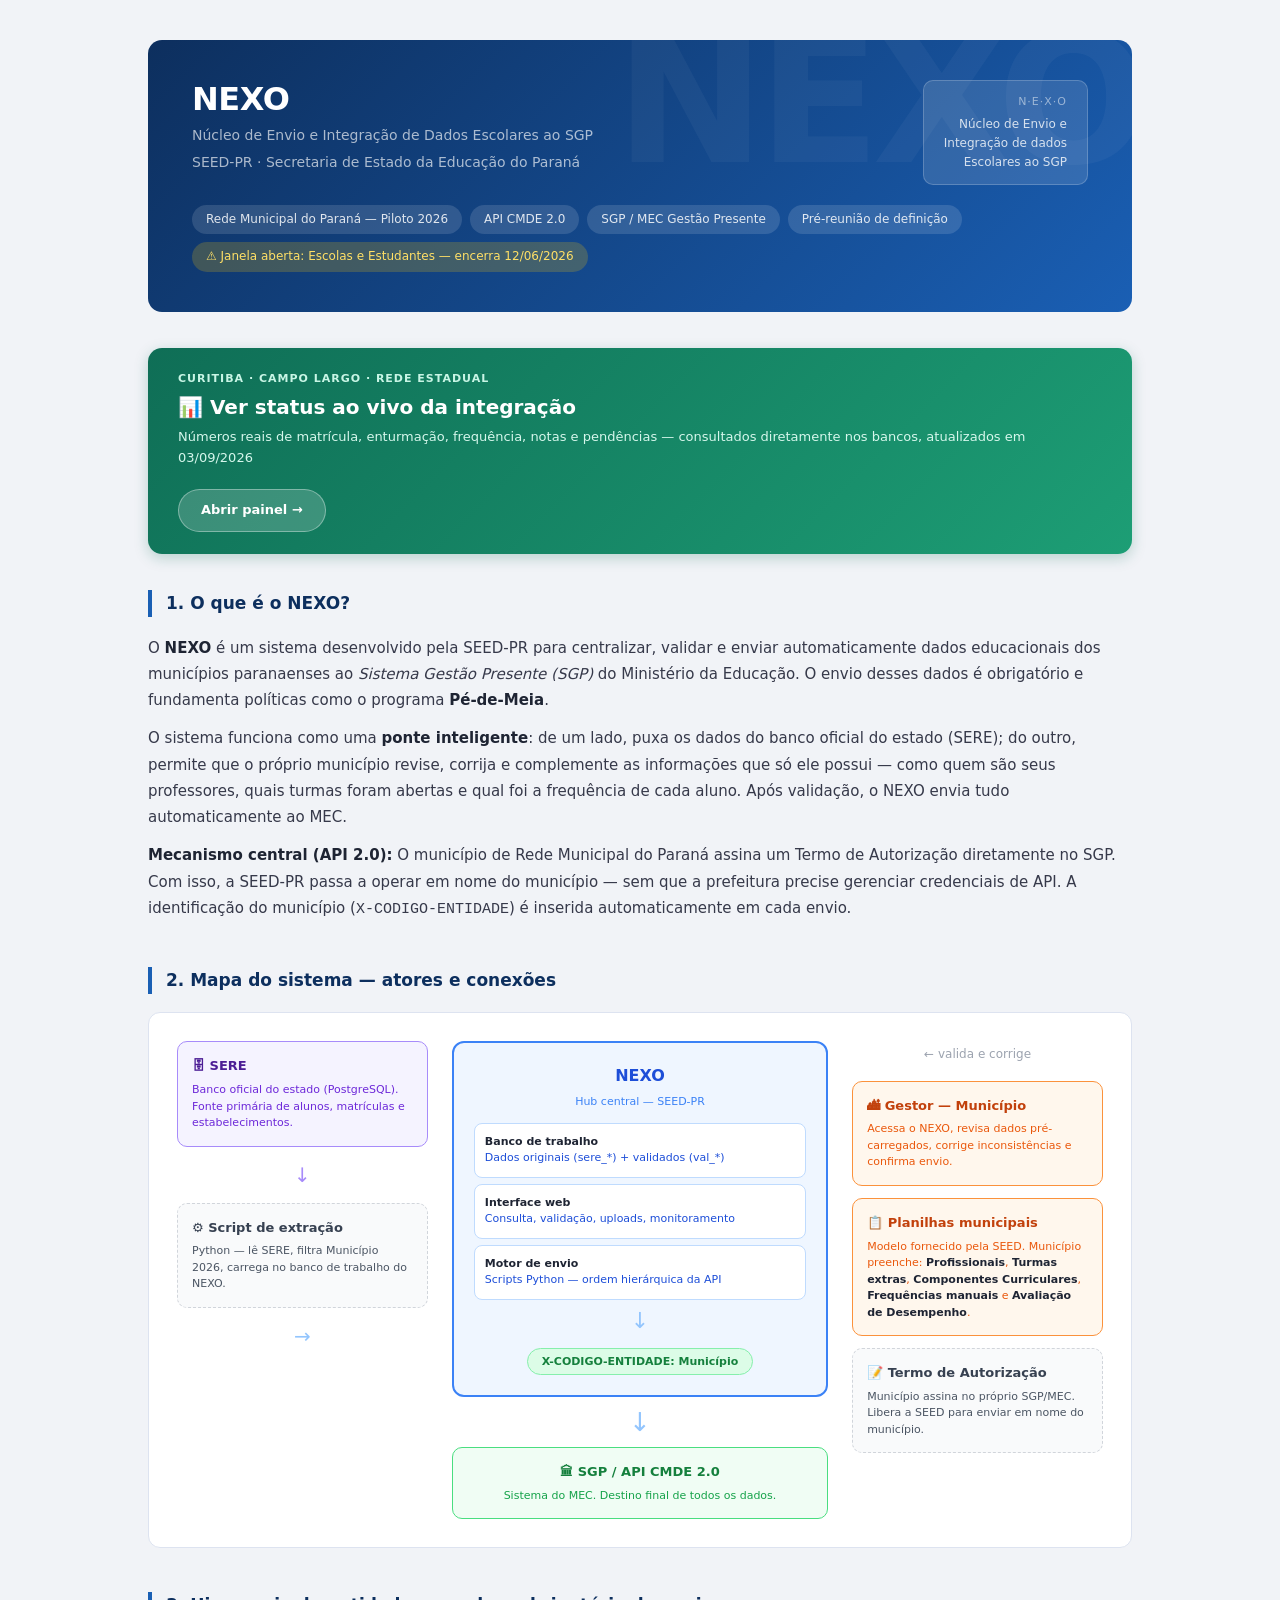
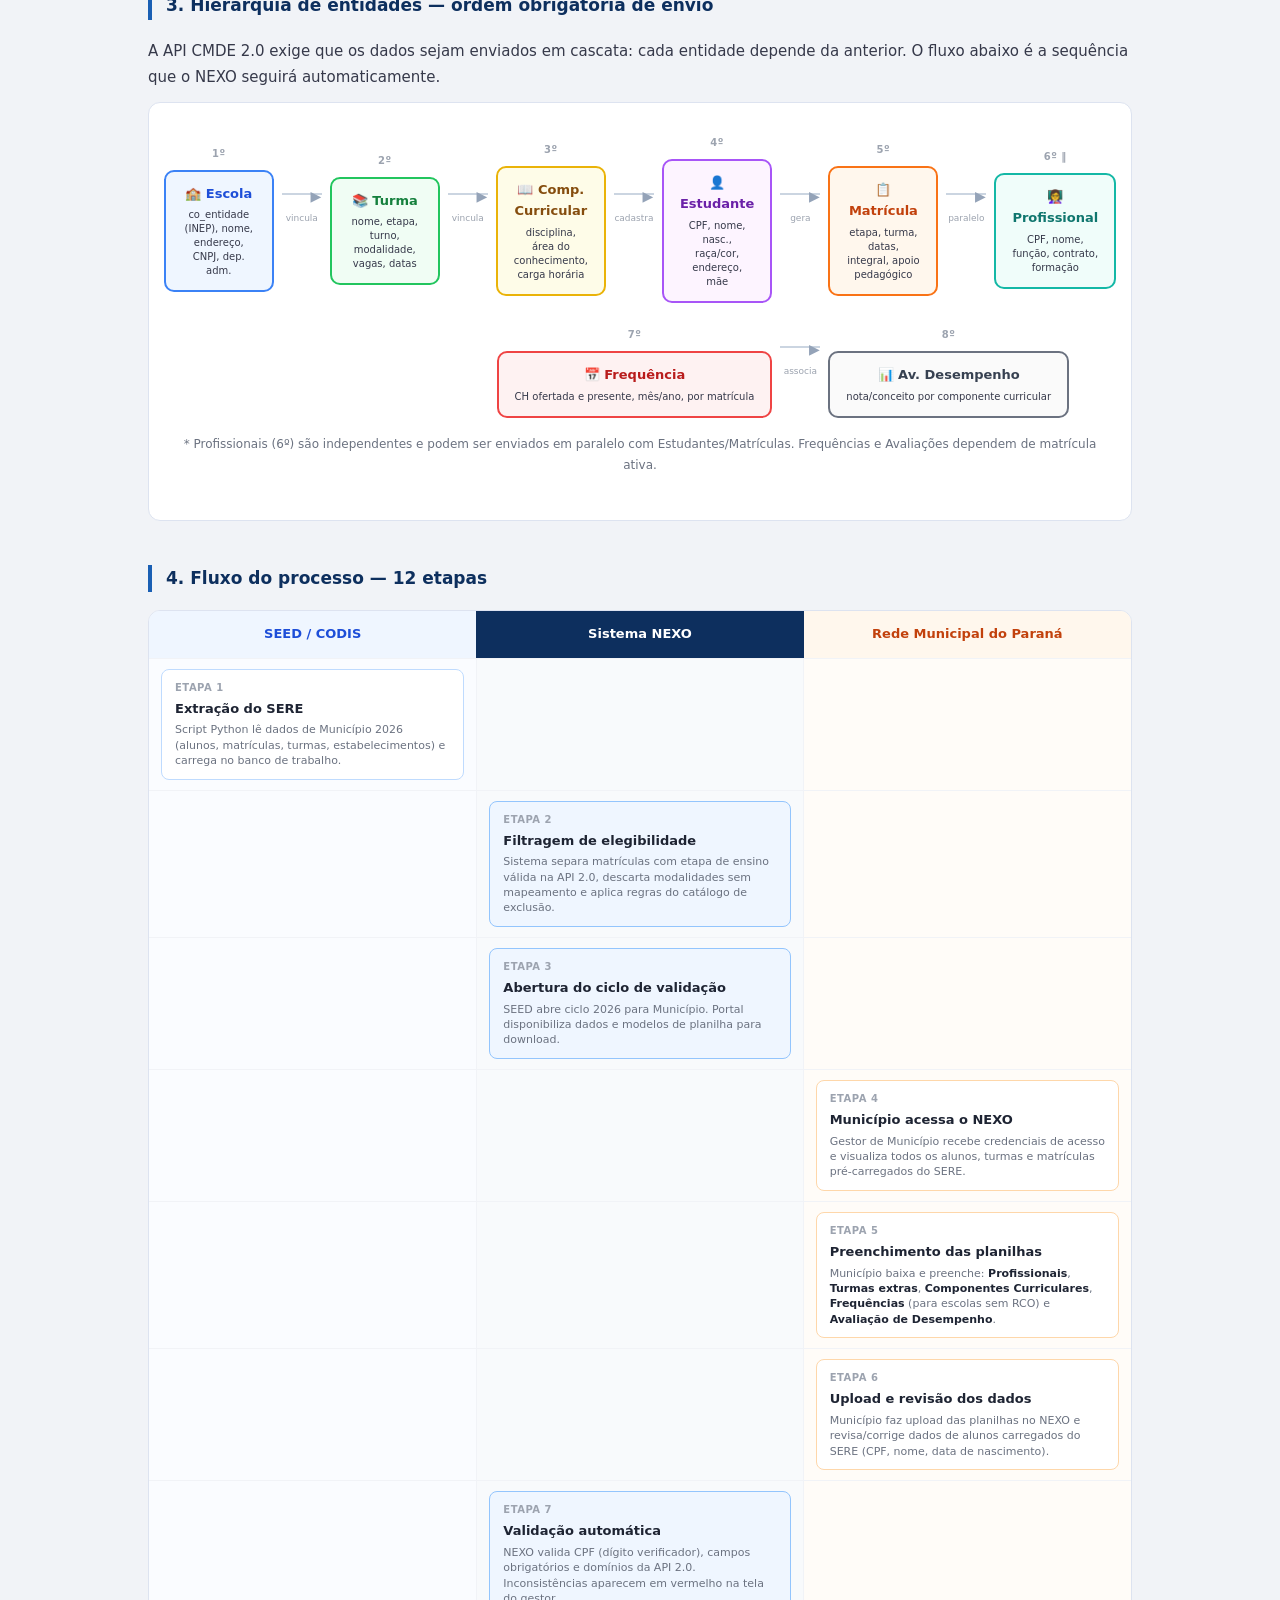
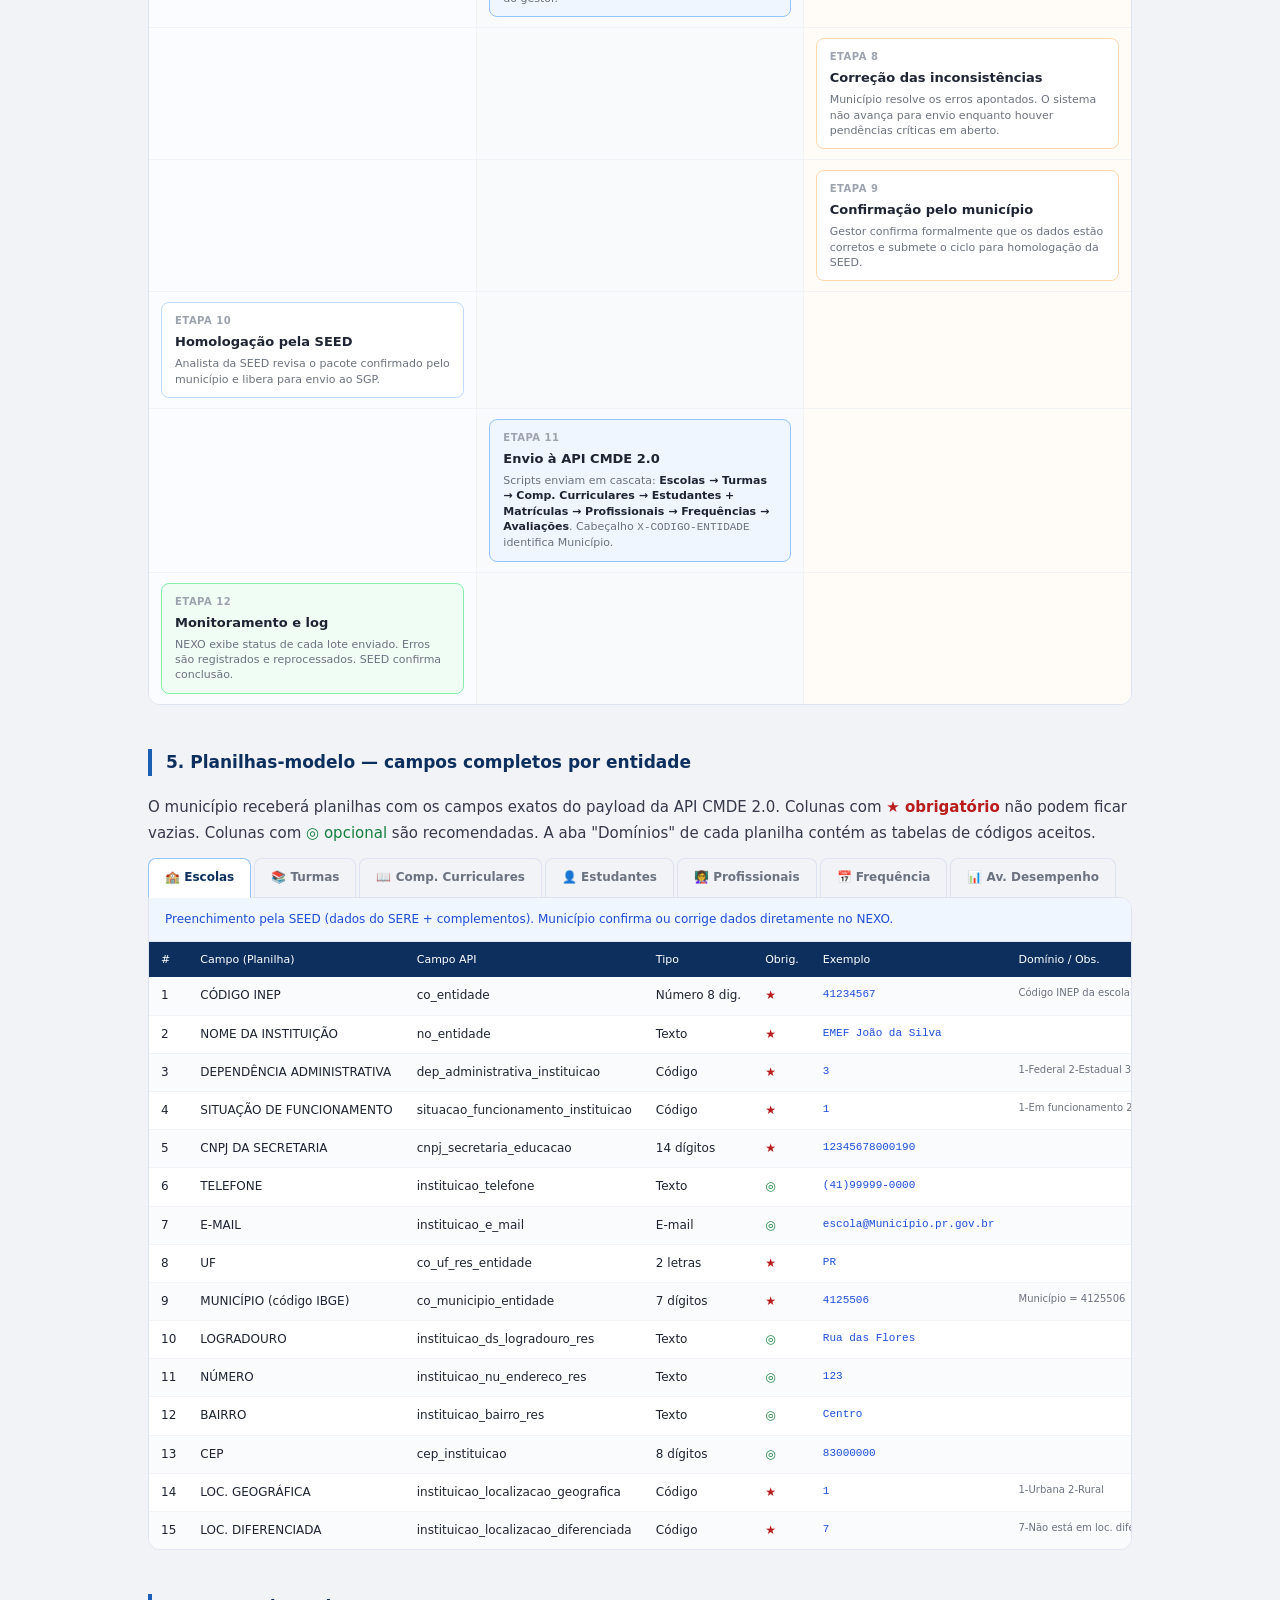
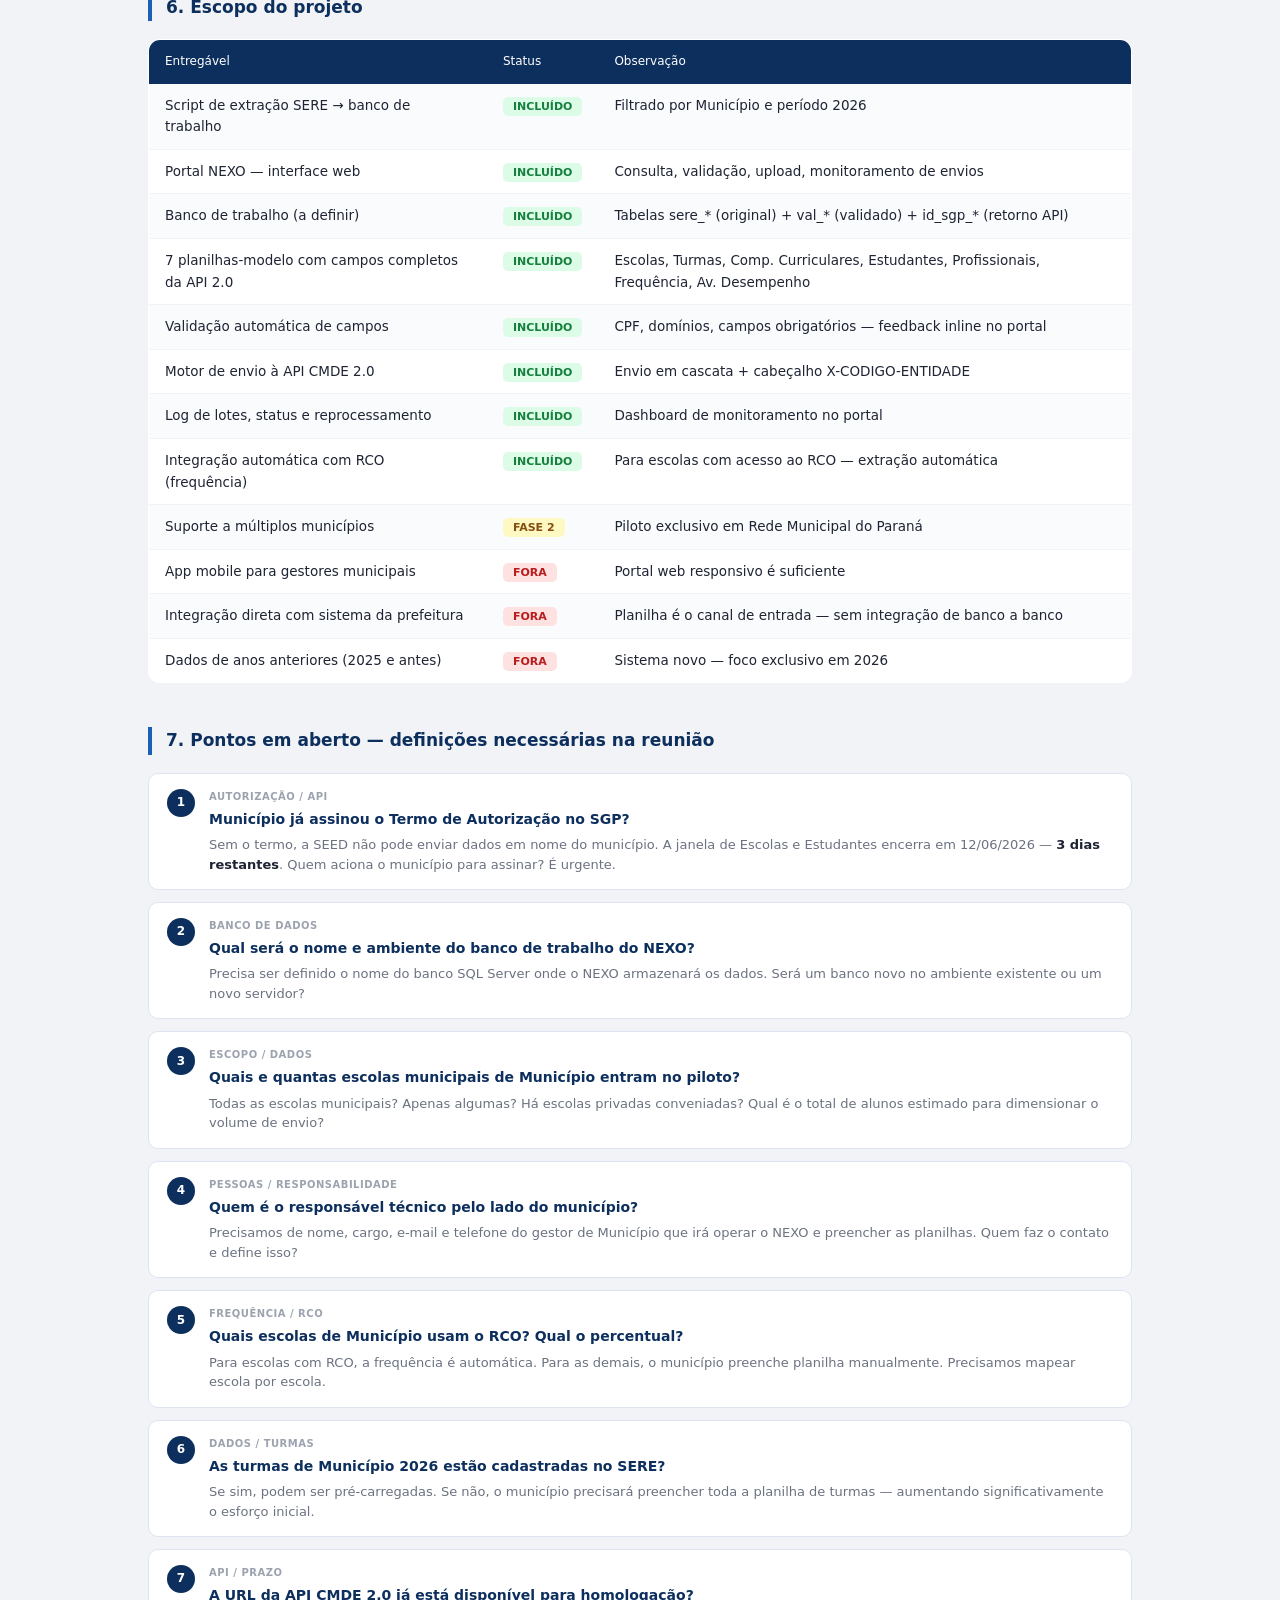
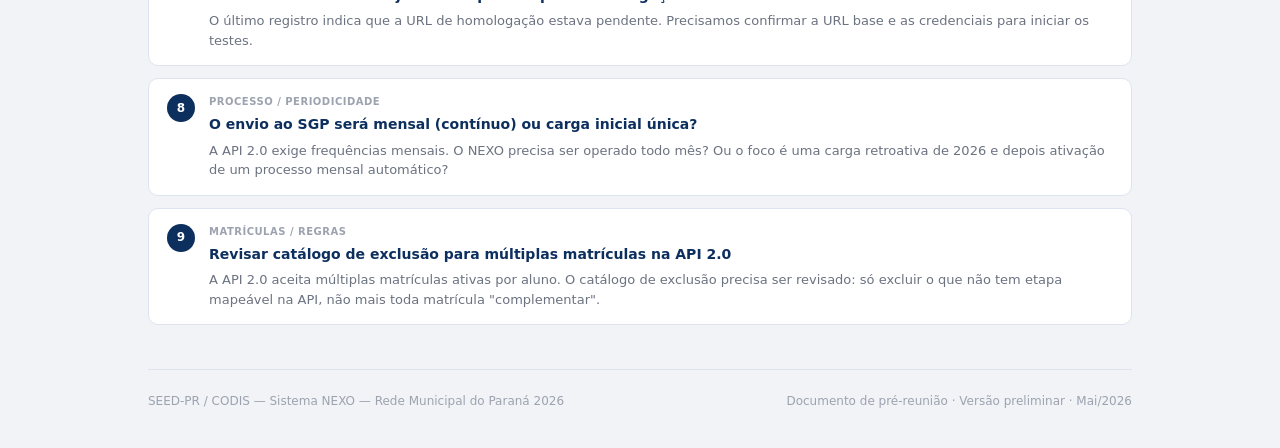
<file: index.html>
<!DOCTYPE html>
<html lang="pt-BR">
<head>
<meta charset="UTF-8">
<meta name="viewport" content="width=device-width, initial-scale=1.0">
<title>NEXO — Planejamento · Rede Municipal do Paraná 2026</title>
<style>
*,*::before,*::after{box-sizing:border-box;margin:0;padding:0}
body{font-family:'Segoe UI',system-ui,sans-serif;background:#f1f3f7;color:#1e2433;line-height:1.6}
.page{max-width:1040px;margin:0 auto;padding:40px 28px}

/* HEADER */
.header{background:linear-gradient(135deg,#0d2f5e 0%,#1a5fb4 100%);border-radius:14px;padding:40px 44px;margin-bottom:36px;position:relative;overflow:hidden}
.header::after{content:'NEXO';position:absolute;right:-10px;top:-30px;font-size:180px;font-weight:900;color:rgba(255,255,255,0.04);line-height:1;letter-spacing:-8px;pointer-events:none}
.header-top{display:flex;align-items:flex-start;justify-content:space-between;gap:20px;flex-wrap:wrap}
.header h1{font-size:32px;font-weight:800;color:#fff;letter-spacing:-0.5px;line-height:1.2}
.header-sub{font-size:14px;color:rgba(255,255,255,0.65);margin-top:6px}
.nexo-badge{background:rgba(255,255,255,0.12);border:1px solid rgba(255,255,255,0.2);border-radius:10px;padding:12px 20px;text-align:right;flex-shrink:0}
.nexo-badge .acronym{font-size:11px;color:rgba(255,255,255,0.5);letter-spacing:1px;text-transform:uppercase}
.nexo-badge .meaning{font-size:12px;color:rgba(255,255,255,0.8);margin-top:4px}
.badges{display:flex;flex-wrap:wrap;gap:8px;margin-top:20px}
.badge{background:rgba(255,255,255,0.13);border-radius:20px;padding:5px 14px;font-size:12px;color:rgba(255,255,255,0.85);font-weight:500}
.badge.alert{background:rgba(255,200,0,0.2);color:#ffe066}

/* SECTIONS */
.section{margin-bottom:44px}
.section-title{font-size:17px;font-weight:700;color:#0d2f5e;border-left:4px solid #1a5fb4;padding-left:14px;margin-bottom:18px}
p{font-size:15px;color:#36394a;margin-bottom:12px;line-height:1.75}
strong{color:#1e2433}

/* ENTITY FLOW DIAGRAM */
.flow-diagram{background:#fff;border-radius:12px;border:1px solid #dde3f0;padding:32px;overflow-x:auto}
.ent-flow{display:flex;align-items:center;justify-content:center;gap:0;flex-wrap:nowrap;min-width:700px}
.ent{display:flex;flex-direction:column;align-items:center;gap:8px}
.ent-box{border-radius:10px;padding:12px 16px;text-align:center;border:2px solid;min-width:110px}
.ent-box h4{font-size:13px;font-weight:700;margin-bottom:4px}
.ent-box p{font-size:10px;margin:0;line-height:1.4}
.ent-num{font-size:10px;font-weight:700;color:#9ca3af;letter-spacing:0.5px;text-transform:uppercase}
.ent-arrow{display:flex;flex-direction:column;align-items:center;padding:0 8px;margin-top:-20px}
.ent-arrow .line{width:40px;height:2px;background:#cbd5e1}
.ent-arrow .tip{color:#94a3b8;font-size:14px;margin-left:28px;margin-top:-10px}
.ent-arrow .lbl{font-size:9px;color:#9ca3af;margin-top:4px;text-align:center}

.e-school{background:#eff6ff;border-color:#3b82f6;color:#1d4ed8}
.e-turma{background:#f0fdf4;border-color:#22c55e;color:#15803d}
.e-comp{background:#fefce8;border-color:#eab308;color:#854d0e}
.e-stud{background:#fdf4ff;border-color:#a855f7;color:#6b21a8}
.e-mat{background:#fff7ed;border-color:#f97316;color:#c2410c}
.e-prof{background:#f0fdfa;border-color:#14b8a6;color:#0f766e}
.e-freq{background:#fef2f2;border-color:#ef4444;color:#b91c1c}
.e-aval{background:#fafafa;border-color:#6b7280;color:#374151}

/* PROCESS TABLE */
.proc-wrap{background:#fff;border-radius:12px;border:1px solid #dde3f0;overflow:hidden}
.proc-header{display:grid;grid-template-columns:1fr 1fr 1fr;text-align:center}
.proc-hcol{padding:13px;font-size:13px;font-weight:600}
.ph-seed{background:#eff6ff;color:#1d4ed8}
.ph-nexo{background:#0d2f5e;color:#fff}
.ph-mun{background:#fff7ed;color:#c2410c}
.proc-row{display:grid;grid-template-columns:1fr 1fr 1fr;border-top:1px solid #f1f3f7;min-height:70px}
.proc-cell{padding:10px 12px;display:flex;align-items:flex-start}
.pc-seed{background:#fafcff}
.pc-nexo{background:#f8fafc;border-left:1px solid #f1f3f7;border-right:1px solid #f1f3f7}
.pc-mun{background:#fffcf8}
.step-card{background:#fff;border-radius:8px;border:1px solid;padding:10px 13px;width:100%}
.sc-seed{border-color:#bfdbfe}
.sc-nexo{border-color:#93c5fd;background:#eff6ff}
.sc-mun{border-color:#fed7aa}
.sc-green{border-color:#86efac;background:#f0fdf4}
.step-num{font-size:10px;font-weight:700;color:#9ca3af;text-transform:uppercase;letter-spacing:0.5px;margin-bottom:3px}
.step-card h4{font-size:13px;font-weight:600;color:#1e2433;margin-bottom:3px}
.step-card p{font-size:11px;color:#6b7280;margin:0;line-height:1.4}

/* TABS / SHEETS */
.tabs{display:flex;gap:3px;flex-wrap:wrap;margin-bottom:0}
.tab{padding:9px 16px;border-radius:8px 8px 0 0;font-size:12px;font-weight:600;cursor:pointer;border:1px solid #dde3f0;border-bottom:none;background:#f1f3f7;color:#6b7280;transition:all 0.15s}
.tab.active{background:#fff;color:#0d2f5e;border-color:#93c5fd;border-bottom:1px solid #fff;margin-bottom:-1px;z-index:2}
.tab-panel{display:none;background:#fff;border:1px solid #dde3f0;border-radius:0 12px 12px 12px;overflow:hidden}
.tab-panel.active{display:block}
.sheet-info{background:#eff6ff;border-bottom:1px solid #dde3f0;padding:12px 16px;font-size:12px;color:#1d4ed8}
.sheet-info strong{color:#1d4ed8}
table.sh{width:100%;border-collapse:collapse;font-size:12px}
.sh th{background:#0d2f5e;color:#fff;padding:9px 12px;text-align:left;font-weight:500;font-size:11px;white-space:nowrap}
.sh td{padding:9px 12px;border-bottom:1px solid #f1f3f7;vertical-align:top;white-space:nowrap}
.sh tr:last-child td{border-bottom:none}
.sh tr:nth-child(even) td{background:#fafbfd}
.req{color:#b91c1c;font-weight:700}
.opt{color:#15803d}
.ex{font-family:monospace;font-size:11px;color:#1d4ed8}
.dom{font-size:10px;color:#6b7280;max-width:200px;white-space:normal;line-height:1.3}

/* SCOPE TABLE */
table.scope{width:100%;border-collapse:collapse;font-size:13.5px;background:#fff;border-radius:12px;overflow:hidden;border:1px solid #dde3f0}
table.scope th{background:#0d2f5e;color:#fff;padding:12px 16px;text-align:left;font-weight:500;font-size:12px}
table.scope td{padding:11px 16px;border-bottom:1px solid #f1f3f7;vertical-align:top}
table.scope tr:last-child td{border-bottom:none}
table.scope tr:nth-child(even) td{background:#fafbfd}
.tin{background:#dcfce7;color:#15803d;border-radius:5px;padding:3px 10px;font-size:11px;font-weight:700}
.tout{background:#fee2e2;color:#b91c1c;border-radius:5px;padding:3px 10px;font-size:11px;font-weight:700}
.tpend{background:#fef9c3;color:#854d0e;border-radius:5px;padding:3px 10px;font-size:11px;font-weight:700}

/* QUESTIONS */
.q-grid{display:grid;gap:12px}
.q-card{background:#fff;border:1px solid #dde3f0;border-radius:10px;padding:15px 18px;display:flex;gap:14px}
.q-num{min-width:28px;height:28px;background:#0d2f5e;color:#fff;border-radius:50%;display:flex;align-items:center;justify-content:center;font-size:12px;font-weight:700;flex-shrink:0}
.q-area{font-size:10px;font-weight:700;color:#9ca3af;text-transform:uppercase;letter-spacing:0.5px;margin-bottom:3px}
.q-body h4{font-size:14px;font-weight:600;color:#0d2f5e;margin-bottom:5px}
.q-body p{font-size:13px;color:#6b7280;margin:0;line-height:1.5}

/* MAP GRID */
.map-grid{display:grid;grid-template-columns:1fr 1.5fr 1fr;gap:24px;background:#fff;border-radius:12px;border:1px solid #dde3f0;padding:28px}
.map-col{display:flex;flex-direction:column;gap:12px}
.actor{border-radius:10px;padding:14px;border:1px solid}
.actor h3{font-size:13px;font-weight:700;margin-bottom:5px}
.actor p{font-size:11px;margin:0;line-height:1.5}
.a-purple{background:#f5f3ff;border-color:#a78bfa;color:#4c1d95}.a-purple h3{color:#4c1d95}.a-purple p{color:#6d28d9}
.a-blue{background:#eff6ff;border-color:#60a5fa;color:#1d4ed8}.a-blue h3{color:#1d4ed8}.a-blue p{color:#2563eb}
.a-amber{background:#fff7ed;border-color:#fb923c;color:#c2410c}.a-amber h3{color:#c2410c}.a-amber p{color:#ea580c}
.a-green{background:#f0fdf4;border-color:#4ade80;color:#15803d}.a-green h3{color:#15803d}.a-green p{color:#16a34a}
.a-gray{background:#f9fafb;border-color:#d1d5db;border-style:dashed;color:#4b5563}.a-gray h3{color:#374151}.a-gray p{color:#4b5563}
.center-hub{display:flex;flex-direction:column;align-items:center;gap:12px}
.hub-box{background:#eff6ff;border:2px solid #3b82f6;border-radius:12px;padding:20px;width:100%;text-align:center}
.hub-box h3{font-size:16px;font-weight:800;color:#1d4ed8;margin-bottom:4px}
.hub-box .sub{font-size:11px;color:#3b82f6;margin-bottom:12px}
.hub-inner{background:#fff;border:1px solid #bfdbfe;border-radius:8px;padding:10px;margin-top:8px;text-align:left}
.hub-inner p{font-size:11px;color:#1d4ed8;margin:0;line-height:1.5}
.arrow-v{text-align:center;font-size:22px;color:#93c5fd;line-height:1}
.token-badge{display:inline-block;background:#dcfce7;border:1px solid#86efac;border-radius:20px;padding:4px 14px;font-size:11px;font-weight:600;color:#15803d;margin-top:6px}

/* FOOTER */
.footer{border-top:1px solid #dde3f0;margin-top:44px;padding-top:22px;display:flex;justify-content:space-between;font-size:12px;color:#9ca3af}

@media print{body{background:#fff}.page{padding:20px}.header{print-color-adjust:exact;-webkit-print-color-adjust:exact}}
</style>
</head>
<body>
<div class="page">

<!-- HEADER -->
<div class="header">
  <div class="header-top">
    <div>
      <h1>NEXO</h1>
      <div class="header-sub">Núcleo de Envio e Integração de Dados Escolares ao SGP</div>
      <div class="header-sub" style="margin-top:4px">SEED-PR · Secretaria de Estado da Educação do Paraná</div>
    </div>
    <div class="nexo-badge">
      <div class="acronym">N·E·X·O</div>
      <div class="meaning">Núcleo de Envio e<br>Integração de dados<br>Escolares ao SGP</div>
    </div>
  </div>
  <div class="badges">
    <span class="badge">Rede Municipal do Paraná — Piloto 2026</span>
    <span class="badge">API CMDE 2.0</span>
    <span class="badge">SGP / MEC Gestão Presente</span>
    <span class="badge">Pré-reunião de definição</span>
    <span class="badge alert">⚠ Janela aberta: Escolas e Estudantes — encerra 12/06/2026</span>
  </div>
</div>

<!-- CTA STATUS AO VIVO -->
<a href="status.html" style="display:flex;align-items:center;justify-content:space-between;gap:20px;background:linear-gradient(135deg,#0f6e56,#1d9e75);border-radius:14px;padding:22px 30px;margin-bottom:36px;text-decoration:none;box-shadow:0 4px 14px rgba(15,110,86,0.25);flex-wrap:wrap">
  <div>
    <div style="font-size:11px;font-weight:700;letter-spacing:1px;color:#c8f5e5;text-transform:uppercase">Curitiba · Campo Largo · Rede Estadual</div>
    <div style="font-size:20px;font-weight:800;color:#fff;margin-top:4px">📊 Ver status ao vivo da integração</div>
    <div style="font-size:13px;color:#d6f7ec;margin-top:4px">Números reais de matrícula, enturmação, frequência, notas e pendências — consultados diretamente nos bancos, atualizados em 03/09/2026</div>
  </div>
  <div style="background:rgba(255,255,255,0.18);border:1px solid rgba(255,255,255,0.35);border-radius:24px;padding:10px 22px;font-size:13px;font-weight:700;color:#fff;white-space:nowrap">Abrir painel →</div>
</a>

<!-- 1. O QUE É -->
<div class="section">
  <div class="section-title">1. O que é o NEXO?</div>
  <p>O <strong>NEXO</strong> é um sistema desenvolvido pela SEED-PR para centralizar, validar e enviar automaticamente dados educacionais dos municípios paranaenses ao <em>Sistema Gestão Presente (SGP)</em> do Ministério da Educação. O envio desses dados é obrigatório e fundamenta políticas como o programa <strong>Pé-de-Meia</strong>.</p>
  <p>O sistema funciona como uma <strong>ponte inteligente</strong>: de um lado, puxa os dados do banco oficial do estado (SERE); do outro, permite que o próprio município revise, corrija e complemente as informações que só ele possui — como quem são seus professores, quais turmas foram abertas e qual foi a frequência de cada aluno. Após validação, o NEXO envia tudo automaticamente ao MEC.</p>
  <p><strong>Mecanismo central (API 2.0):</strong> O município de Rede Municipal do Paraná assina um Termo de Autorização diretamente no SGP. Com isso, a SEED-PR passa a operar em nome do município — sem que a prefeitura precise gerenciar credenciais de API. A identificação do município (<code>X-CODIGO-ENTIDADE</code>) é inserida automaticamente em cada envio.</p>
</div>

<!-- 2. MAPA DO SISTEMA -->
<div class="section">
  <div class="section-title">2. Mapa do sistema — atores e conexões</div>
  <div class="map-grid">
    <div class="map-col">
      <div class="actor a-purple">
        <h3>🗄 SERE</h3>
        <p>Banco oficial do estado (PostgreSQL). Fonte primária de alunos, matrículas e estabelecimentos.</p>
      </div>
      <div style="text-align:center;color:#a78bfa;font-size:20px">↓</div>
      <div class="actor a-gray">
        <h3>⚙ Script de extração</h3>
        <p>Python — lê SERE, filtra Município 2026, carrega no banco de trabalho do NEXO.</p>
      </div>
      <div style="text-align:center;font-size:20px;color:#93c5fd">→</div>
    </div>
    <div class="center-hub">
      <div class="hub-box">
        <h3>NEXO</h3>
        <div class="sub">Hub central — SEED-PR</div>
        <div class="hub-inner"><p><strong>Banco de trabalho</strong><br>Dados originais (sere_*) + validados (val_*)</p></div>
        <div class="hub-inner" style="margin-top:6px"><p><strong>Interface web</strong><br>Consulta, validação, uploads, monitoramento</p></div>
        <div class="hub-inner" style="margin-top:6px"><p><strong>Motor de envio</strong><br>Scripts Python — ordem hierárquica da API</p></div>
        <div class="arrow-v" style="padding:10px 0">↓</div>
        <div class="token-badge">X-CODIGO-ENTIDADE: Município</div>
      </div>
      <div class="arrow-v" style="font-size:26px">↓</div>
      <div class="actor a-green" style="text-align:center;width:100%">
        <h3>🏛 SGP / API CMDE 2.0</h3>
        <p>Sistema do MEC. Destino final de todos os dados.</p>
      </div>
    </div>
    <div class="map-col">
      <div style="font-size:12px;color:#9ca3af;text-align:center;padding:4px 0">← valida e corrige</div>
      <div class="actor a-amber">
        <h3>🏙 Gestor — Município</h3>
        <p>Acessa o NEXO, revisa dados pré-carregados, corrige inconsistências e confirma envio.</p>
      </div>
      <div class="actor a-amber">
        <h3>📋 Planilhas municipais</h3>
        <p>Modelo fornecido pela SEED. Município preenche: <strong>Profissionais</strong>, <strong>Turmas extras</strong>, <strong>Componentes Curriculares</strong>, <strong>Frequências manuais</strong> e <strong>Avaliação de Desempenho</strong>.</p>
      </div>
      <div class="actor a-gray">
        <h3>📝 Termo de Autorização</h3>
        <p>Município assina no próprio SGP/MEC. Libera a SEED para enviar em nome do município.</p>
      </div>
    </div>
  </div>
</div>

<!-- 3. HIERARQUIA DE ENTIDADES -->
<div class="section">
  <div class="section-title">3. Hierarquia de entidades — ordem obrigatória de envio</div>
  <p>A API CMDE 2.0 exige que os dados sejam enviados em cascata: cada entidade depende da anterior. O fluxo abaixo é a sequência que o NEXO seguirá automaticamente.</p>
  <div class="flow-diagram">
    <div class="ent-flow">
      <div class="ent">
        <span class="ent-num">1º</span>
        <div class="ent-box e-school"><h4>🏫 Escola</h4><p>co_entidade (INEP), nome, endereço, CNPJ, dep. adm.</p></div>
      </div>
      <div class="ent-arrow"><div class="line"></div><div class="tip">▶</div><div class="lbl">vincula</div></div>
      <div class="ent">
        <span class="ent-num">2º</span>
        <div class="ent-box e-turma"><h4>📚 Turma</h4><p>nome, etapa, turno, modalidade, vagas, datas</p></div>
      </div>
      <div class="ent-arrow"><div class="line"></div><div class="tip">▶</div><div class="lbl">vincula</div></div>
      <div class="ent">
        <span class="ent-num">3º</span>
        <div class="ent-box e-comp"><h4>📖 Comp. Curricular</h4><p>disciplina, área do conhecimento, carga horária</p></div>
      </div>
      <div class="ent-arrow"><div class="line"></div><div class="tip">▶</div><div class="lbl">cadastra</div></div>
      <div class="ent">
        <span class="ent-num">4º</span>
        <div class="ent-box e-stud"><h4>👤 Estudante</h4><p>CPF, nome, nasc., raça/cor, endereço, mãe</p></div>
      </div>
      <div class="ent-arrow"><div class="line"></div><div class="tip">▶</div><div class="lbl">gera</div></div>
      <div class="ent">
        <span class="ent-num">5º</span>
        <div class="ent-box e-mat"><h4>📋 Matrícula</h4><p>etapa, turma, datas, integral, apoio pedagógico</p></div>
      </div>
      <div class="ent-arrow"><div class="line"></div><div class="tip">▶</div><div class="lbl">paralelo</div></div>
      <div class="ent">
        <span class="ent-num">6º ‖</span>
        <div class="ent-box e-prof"><h4>👩‍🏫 Profissional</h4><p>CPF, nome, função, contrato, formação</p></div>
      </div>
    </div>
    <div class="ent-flow" style="margin-top:24px;justify-content:flex-end;padding-right:30px">
      <div class="ent">
        <span class="ent-num">7º</span>
        <div class="ent-box e-freq"><h4>📅 Frequência</h4><p>CH ofertada e presente, mês/ano, por matrícula</p></div>
      </div>
      <div class="ent-arrow"><div class="line"></div><div class="tip">▶</div><div class="lbl">associa</div></div>
      <div class="ent">
        <span class="ent-num">8º</span>
        <div class="ent-box e-aval"><h4>📊 Av. Desempenho</h4><p>nota/conceito por componente curricular</p></div>
      </div>
    </div>
    <p style="margin-top:16px;font-size:12px;color:#6b7280;text-align:center">* Profissionais (6º) são independentes e podem ser enviados em paralelo com Estudantes/Matrículas. Frequências e Avaliações dependem de matrícula ativa.</p>
  </div>
</div>

<!-- 4. FLUXO DO PROCESSO -->
<div class="section">
  <div class="section-title">4. Fluxo do processo — 12 etapas</div>
  <div class="proc-wrap">
    <div class="proc-header">
      <div class="proc-hcol ph-seed">SEED / CODIS</div>
      <div class="proc-hcol ph-nexo">Sistema NEXO</div>
      <div class="proc-hcol ph-mun">Rede Municipal do Paraná</div>
    </div>

    <div class="proc-row">
      <div class="proc-cell pc-seed"><div class="step-card sc-seed"><div class="step-num">Etapa 1</div><h4>Extração do SERE</h4><p>Script Python lê dados de Município 2026 (alunos, matrículas, turmas, estabelecimentos) e carrega no banco de trabalho.</p></div></div>
      <div class="proc-cell pc-nexo"></div><div class="proc-cell pc-mun"></div>
    </div>
    <div class="proc-row">
      <div class="proc-cell pc-seed"></div>
      <div class="proc-cell pc-nexo"><div class="step-card sc-nexo"><div class="step-num">Etapa 2</div><h4>Filtragem de elegibilidade</h4><p>Sistema separa matrículas com etapa de ensino válida na API 2.0, descarta modalidades sem mapeamento e aplica regras do catálogo de exclusão.</p></div></div>
      <div class="proc-cell pc-mun"></div>
    </div>
    <div class="proc-row">
      <div class="proc-cell pc-seed"></div>
      <div class="proc-cell pc-nexo"><div class="step-card sc-nexo"><div class="step-num">Etapa 3</div><h4>Abertura do ciclo de validação</h4><p>SEED abre ciclo 2026 para Município. Portal disponibiliza dados e modelos de planilha para download.</p></div></div>
      <div class="proc-cell pc-mun"></div>
    </div>
    <div class="proc-row">
      <div class="proc-cell pc-seed"></div><div class="proc-cell pc-nexo"></div>
      <div class="proc-cell pc-mun"><div class="step-card sc-mun"><div class="step-num">Etapa 4</div><h4>Município acessa o NEXO</h4><p>Gestor de Município recebe credenciais de acesso e visualiza todos os alunos, turmas e matrículas pré-carregados do SERE.</p></div></div>
    </div>
    <div class="proc-row">
      <div class="proc-cell pc-seed"></div><div class="proc-cell pc-nexo"></div>
      <div class="proc-cell pc-mun"><div class="step-card sc-mun"><div class="step-num">Etapa 5</div><h4>Preenchimento das planilhas</h4><p>Município baixa e preenche: <strong>Profissionais</strong>, <strong>Turmas extras</strong>, <strong>Componentes Curriculares</strong>, <strong>Frequências</strong> (para escolas sem RCO) e <strong>Avaliação de Desempenho</strong>.</p></div></div>
    </div>
    <div class="proc-row">
      <div class="proc-cell pc-seed"></div><div class="proc-cell pc-nexo"></div>
      <div class="proc-cell pc-mun"><div class="step-card sc-mun"><div class="step-num">Etapa 6</div><h4>Upload e revisão dos dados</h4><p>Município faz upload das planilhas no NEXO e revisa/corrige dados de alunos carregados do SERE (CPF, nome, data de nascimento).</p></div></div>
    </div>
    <div class="proc-row">
      <div class="proc-cell pc-seed"></div>
      <div class="proc-cell pc-nexo"><div class="step-card sc-nexo"><div class="step-num">Etapa 7</div><h4>Validação automática</h4><p>NEXO valida CPF (dígito verificador), campos obrigatórios e domínios da API 2.0. Inconsistências aparecem em vermelho na tela do gestor.</p></div></div>
      <div class="proc-cell pc-mun"></div>
    </div>
    <div class="proc-row">
      <div class="proc-cell pc-seed"></div><div class="proc-cell pc-nexo"></div>
      <div class="proc-cell pc-mun"><div class="step-card sc-mun"><div class="step-num">Etapa 8</div><h4>Correção das inconsistências</h4><p>Município resolve os erros apontados. O sistema não avança para envio enquanto houver pendências críticas em aberto.</p></div></div>
    </div>
    <div class="proc-row">
      <div class="proc-cell pc-seed"></div><div class="proc-cell pc-nexo"></div>
      <div class="proc-cell pc-mun"><div class="step-card sc-mun"><div class="step-num">Etapa 9</div><h4>Confirmação pelo município</h4><p>Gestor confirma formalmente que os dados estão corretos e submete o ciclo para homologação da SEED.</p></div></div>
    </div>
    <div class="proc-row">
      <div class="proc-cell pc-seed"><div class="step-card sc-seed"><div class="step-num">Etapa 10</div><h4>Homologação pela SEED</h4><p>Analista da SEED revisa o pacote confirmado pelo município e libera para envio ao SGP.</p></div></div>
      <div class="proc-cell pc-nexo"></div><div class="proc-cell pc-mun"></div>
    </div>
    <div class="proc-row">
      <div class="proc-cell pc-seed"></div>
      <div class="proc-cell pc-nexo"><div class="step-card sc-nexo"><div class="step-num">Etapa 11</div><h4>Envio à API CMDE 2.0</h4><p>Scripts enviam em cascata: <strong>Escolas → Turmas → Comp. Curriculares → Estudantes + Matrículas → Profissionais → Frequências → Avaliações</strong>. Cabeçalho <code>X-CODIGO-ENTIDADE</code> identifica Município.</p></div></div>
      <div class="proc-cell pc-mun"></div>
    </div>
    <div class="proc-row">
      <div class="proc-cell pc-seed"><div class="step-card sc-green"><div class="step-num">Etapa 12</div><h4>Monitoramento e log</h4><p>NEXO exibe status de cada lote enviado. Erros são registrados e reprocessados. SEED confirma conclusão.</p></div></div>
      <div class="proc-cell pc-nexo"></div><div class="proc-cell pc-mun"></div>
    </div>
  </div>
</div>

<!-- 5. PLANILHAS-MODELO -->
<div class="section">
  <div class="section-title">5. Planilhas-modelo — campos completos por entidade</div>
  <p>O município receberá planilhas com os campos exatos do payload da API CMDE 2.0. Colunas com <span class="req">★ obrigatório</span> não podem ficar vazias. Colunas com <span class="opt">◎ opcional</span> são recomendadas. A aba "Domínios" de cada planilha contém as tabelas de códigos aceitos.</p>

  <div class="tabs">
    <div class="tab active" onclick="showTab(0)">🏫 Escolas</div>
    <div class="tab" onclick="showTab(1)">📚 Turmas</div>
    <div class="tab" onclick="showTab(2)">📖 Comp. Curriculares</div>
    <div class="tab" onclick="showTab(3)">👤 Estudantes</div>
    <div class="tab" onclick="showTab(4)">👩‍🏫 Profissionais</div>
    <div class="tab" onclick="showTab(5)">📅 Frequência</div>
    <div class="tab" onclick="showTab(6)">📊 Av. Desempenho</div>
  </div>

  <div class="tab-panel active" id="tab0">
    <div class="sheet-info">Preenchimento pela SEED (dados do SERE + complementos). Município confirma ou corrige dados diretamente no NEXO.</div>
    <table class="sh"><tr><th>#</th><th>Campo (Planilha)</th><th>Campo API</th><th>Tipo</th><th>Obrig.</th><th>Exemplo</th><th>Domínio / Obs.</th></tr>
    <tr><td>1</td><td>CÓDIGO INEP</td><td>co_entidade</td><td>Número 8 dig.</td><td class="req">★</td><td class="ex">41234567</td><td class="dom">Código INEP da escola</td></tr>
    <tr><td>2</td><td>NOME DA INSTITUIÇÃO</td><td>no_entidade</td><td>Texto</td><td class="req">★</td><td class="ex">EMEF João da Silva</td><td></td></tr>
    <tr><td>3</td><td>DEPENDÊNCIA ADMINISTRATIVA</td><td>dep_administrativa_instituicao</td><td>Código</td><td class="req">★</td><td class="ex">3</td><td class="dom">1-Federal 2-Estadual 3-Municipal 4-Privada</td></tr>
    <tr><td>4</td><td>SITUAÇÃO DE FUNCIONAMENTO</td><td>situacao_funcionamento_instituicao</td><td>Código</td><td class="req">★</td><td class="ex">1</td><td class="dom">1-Em funcionamento 2-Extinta 3-Paralisada</td></tr>
    <tr><td>5</td><td>CNPJ DA SECRETARIA</td><td>cnpj_secretaria_educacao</td><td>14 dígitos</td><td class="req">★</td><td class="ex">12345678000190</td><td></td></tr>
    <tr><td>6</td><td>TELEFONE</td><td>instituicao_telefone</td><td>Texto</td><td class="opt">◎</td><td class="ex">(41)99999-0000</td><td></td></tr>
    <tr><td>7</td><td>E-MAIL</td><td>instituicao_e_mail</td><td>E-mail</td><td class="opt">◎</td><td class="ex">escola@Município.pr.gov.br</td><td></td></tr>
    <tr><td>8</td><td>UF</td><td>co_uf_res_entidade</td><td>2 letras</td><td class="req">★</td><td class="ex">PR</td><td></td></tr>
    <tr><td>9</td><td>MUNICÍPIO (código IBGE)</td><td>co_municipio_entidade</td><td>7 dígitos</td><td class="req">★</td><td class="ex">4125506</td><td class="dom">Município = 4125506</td></tr>
    <tr><td>10</td><td>LOGRADOURO</td><td>instituicao_ds_logradouro_res</td><td>Texto</td><td class="opt">◎</td><td class="ex">Rua das Flores</td><td></td></tr>
    <tr><td>11</td><td>NÚMERO</td><td>instituicao_nu_endereco_res</td><td>Texto</td><td class="opt">◎</td><td class="ex">123</td><td></td></tr>
    <tr><td>12</td><td>BAIRRO</td><td>instituicao_bairro_res</td><td>Texto</td><td class="opt">◎</td><td class="ex">Centro</td><td></td></tr>
    <tr><td>13</td><td>CEP</td><td>cep_instituicao</td><td>8 dígitos</td><td class="opt">◎</td><td class="ex">83000000</td><td></td></tr>
    <tr><td>14</td><td>LOC. GEOGRÁFICA</td><td>instituicao_localizacao_geografica</td><td>Código</td><td class="req">★</td><td class="ex">1</td><td class="dom">1-Urbana 2-Rural</td></tr>
    <tr><td>15</td><td>LOC. DIFERENCIADA</td><td>instituicao_localizacao_diferenciada</td><td>Código</td><td class="req">★</td><td class="ex">7</td><td class="dom">7-Não está em loc. diferenciada</td></tr>
    </table>
  </div>

  <div class="tab-panel" id="tab1">
    <div class="sheet-info">Turmas existentes no SERE são pré-carregadas. <strong>Para turmas não existentes no SERE</strong>, o município preenche esta planilha informando o código da etapa de ensino conforme a API.</div>
    <table class="sh"><tr><th>#</th><th>Campo (Planilha)</th><th>Campo API</th><th>Tipo</th><th>Obrig.</th><th>Exemplo</th><th>Domínio / Obs.</th></tr>
    <tr><td>1</td><td>CÓDIGO INEP ESCOLA</td><td>co_entidade</td><td>Número 8 dig.</td><td class="req">★</td><td class="ex">41234567</td><td></td></tr>
    <tr><td>2</td><td>NOME DA ESCOLA</td><td>no_entidade</td><td>Texto</td><td class="req">★</td><td class="ex">EMEF João da Silva</td><td></td></tr>
    <tr><td>3</td><td>NOME DA TURMA</td><td>nome_turma</td><td>Texto</td><td class="req">★</td><td class="ex">1º Ano A - Matutino</td><td></td></tr>
    <tr><td>4</td><td>CÓD. TURMA REDE</td><td>co_turma_rede</td><td>Texto</td><td class="opt">◎</td><td class="ex">1A-2026</td><td class="dom">Código interno do município</td></tr>
    <tr><td>5</td><td>TURNO</td><td>turno_turma</td><td>Código</td><td class="req">★</td><td class="ex">1</td><td class="dom">1-Matutino 2-Vespertino 3-Noturno 4-Integral</td></tr>
    <tr><td>6</td><td>TIPO DE TURMA</td><td>tipo_turma</td><td>Código</td><td class="req">★</td><td class="ex">1</td><td class="dom">1-Regular 2-AEE 3-Atividade Complementar</td></tr>
    <tr><td>7</td><td>ETAPA DE ENSINO</td><td>turma_etapa_de_ensino</td><td>Código</td><td class="req">★</td><td class="ex">14</td><td class="dom">Ex: 14-EF Anos Iniciais 1º ano, 25-EM 1ª série</td></tr>
    <tr><td>8</td><td>ORGANIZAÇÃO CURRICULAR</td><td>organizacao_curricular_turma</td><td>Código</td><td class="req">★</td><td class="ex">1</td><td class="dom">1-Série/ano 2-Período/módulo 3-Ciclo etc.</td></tr>
    <tr><td>9</td><td>QTD VAGAS</td><td>turma_vaga</td><td>Inteiro</td><td class="req">★</td><td class="ex">30</td><td></td></tr>
    <tr><td>10</td><td>LOCALIZAÇÃO DA TURMA</td><td>turma_localizacao</td><td>Código</td><td class="req">★</td><td class="ex">1</td><td class="dom">1-Sem loc. dif. 2-Sala anexa 3-Socioeducativo 4-Prisional</td></tr>
    <tr><td>11</td><td>FORMA DE ORGANIZAÇÃO</td><td>turma_forma_organizacao</td><td>Código</td><td class="req">★</td><td class="ex">1</td><td class="dom">1-Série/ano anual 2-Semestral etc.</td></tr>
    <tr><td>12</td><td>TOTAL DE ETAPAS</td><td>turma_organizacao_quantidade_total</td><td>Inteiro</td><td class="req">★</td><td class="ex">1</td><td class="dom">Conforme forma de organização</td></tr>
    <tr><td>13</td><td>ETAPA ATUAL</td><td>turma_organizacao_quantidade_atual</td><td>Inteiro</td><td class="opt">◎</td><td class="ex">1</td><td></td></tr>
    <tr><td>14</td><td>MODALIDADE DE ENSINO</td><td>modalidade_ensino_estudante</td><td>Código</td><td class="req">★</td><td class="ex">1</td><td class="dom">1-Regular 2-Ed. Especial 3-EJA 4-Ed. Profissional</td></tr>
    <tr><td>15</td><td>MEDIAÇÃO DIDÁTICO-PED.</td><td>tipo_mediacao_didatico_pedagogica</td><td>Código</td><td class="req">★</td><td class="ex">1</td><td class="dom">1-Presencial 2-Semipresencial 3-EaD</td></tr>
    <tr><td>16</td><td>OFERTA ED. ESPECIAL</td><td>oferta_educacao_especial</td><td>Código</td><td class="opt">◎</td><td class="ex">0</td><td class="dom">0-Não 1-Exclusiva 2-Inclusiva</td></tr>
    <tr><td>17</td><td>DATA INÍCIO PERÍODO LETIVO</td><td>data_inicio_periodo_letivo</td><td>DD/MM/AAAA</td><td class="req">★</td><td class="ex">03/02/2026</td><td></td></tr>
    <tr><td>18</td><td>DATA INÍCIO DA TURMA</td><td>data_inicio_turma</td><td>DD/MM/AAAA</td><td class="req">★</td><td class="ex">03/02/2026</td><td></td></tr>
    <tr><td>19</td><td>DATA FIM DA TURMA</td><td>data_fim_turma</td><td>DD/MM/AAAA</td><td class="opt">◎</td><td class="ex">19/12/2026</td><td></td></tr>
    </table>
  </div>

  <div class="tab-panel" id="tab2">
    <div class="sheet-info">Disciplinas ofertadas por escola. Vinculam-se às turmas e permitem registro de frequência por componente e avaliação de desempenho.</div>
    <table class="sh"><tr><th>#</th><th>Campo (Planilha)</th><th>Campo API</th><th>Tipo</th><th>Obrig.</th><th>Exemplo</th><th>Domínio / Obs.</th></tr>
    <tr><td>1</td><td>CÓD. COMPONENTE CURRICULAR</td><td>co_componente_curricular</td><td>Inteiro</td><td class="req">★</td><td class="ex">5001</td><td class="dom">Conforme tabela CMDEB</td></tr>
    <tr><td>2</td><td>CÓD. ÁREA DO CONHECIMENTO</td><td>co_componente_curricular_area_conhecimento</td><td>Inteiro</td><td class="req">★</td><td class="ex">101</td><td class="dom">Conf. tabela de áreas</td></tr>
    <tr><td>3</td><td>NOME ÁREA (ESCOLA)</td><td>nome_area_conhecimento_instituicao_ensino</td><td>Texto</td><td class="opt">◎</td><td class="ex">Ciências da Natureza</td><td></td></tr>
    <tr><td>4</td><td>NOME COMPONENTE (ESCOLA)</td><td>nome_componente_curricular_instituicao_ensino</td><td>Texto</td><td class="opt">◎</td><td class="ex">Física Experimental I</td><td></td></tr>
    <tr><td>5</td><td>CARGA HORÁRIA TOTAL</td><td>componente_curricular_carga_horaria</td><td>Inteiro (horas)</td><td class="req">★</td><td class="ex">80</td><td></td></tr>
    <tr><td>6</td><td>SISTEMA DE AVALIAÇÃO</td><td>sistema_avaliacao_desempenho</td><td>Código</td><td class="req">★</td><td class="ex">3</td><td class="dom">1-Numérico 2-Conceitual 3-Numérico e Conceitual</td></tr>
    </table>
  </div>

  <div class="tab-panel" id="tab3">
    <div class="sheet-info">Dados pré-carregados do SERE. Município revisa e corrige diretamente no NEXO. Esta planilha serve como modelo de conferência e para inclusão de alunos não encontrados no SERE.</div>
    <table class="sh"><tr><th>#</th><th>Campo (Planilha)</th><th>Campo API</th><th>Tipo</th><th>Obrig.</th><th>Exemplo</th><th>Domínio / Obs.</th></tr>
    <tr><td>1</td><td>CPF DO ESTUDANTE</td><td>estudante_cpf</td><td>11 dígitos</td><td class="req">★</td><td class="ex">12345678901</td><td class="dom">Sem pontos e traços</td></tr>
    <tr><td>2</td><td>NOME COMPLETO</td><td>estudante_nome</td><td>Texto</td><td class="req">★</td><td class="ex">Maria da Silva</td><td></td></tr>
    <tr><td>3</td><td>NOME SOCIAL</td><td>estudante_nome_social</td><td>Texto</td><td class="opt">◎</td><td class="ex">(se aplicável)</td><td></td></tr>
    <tr><td>4</td><td>DATA DE NASCIMENTO</td><td>estudante_data_nascimento</td><td>DD/MM/AAAA</td><td class="req">★</td><td class="ex">15/03/2010</td><td></td></tr>
    <tr><td>5</td><td>SEXO</td><td>estudante_sexo</td><td>Código</td><td class="req">★</td><td class="ex">2</td><td class="dom">1-Masculino 2-Feminino</td></tr>
    <tr><td>6</td><td>RAÇA/COR</td><td>estudante_raca_cor</td><td>Código</td><td class="req">★</td><td class="ex">1</td><td class="dom">1-Não declarada 2-Branca 3-Preta 4-Parda 5-Amarela 6-Indígena</td></tr>
    <tr><td>7</td><td>NOME DA MÃE</td><td>estudante_nome_mae</td><td>Texto</td><td class="req">★</td><td class="ex">Ana da Silva</td><td></td></tr>
    <tr><td>8</td><td>NACIONALIDADE</td><td>estudante_nacionalidade</td><td>Código</td><td class="req">★</td><td class="ex">1</td><td class="dom">1-Brasileiro 2-Naturalizado 3-Estrangeiro</td></tr>
    <tr><td>9</td><td>UF DE RESIDÊNCIA</td><td>co_uf_residencia</td><td>2 letras</td><td class="opt">◎</td><td class="ex">PR</td><td></td></tr>
    <tr><td>10</td><td>MUN. RESIDÊNCIA (IBGE)</td><td>co_municipio_residencia</td><td>7 dígitos</td><td class="opt">◎</td><td class="ex">4125506</td><td></td></tr>
    <tr><td>11</td><td>NIS / PIS</td><td>estudante_nis</td><td>11 dígitos</td><td class="opt">◎</td><td class="ex">12345678901</td><td class="dom">Necessário para Pé-de-Meia</td></tr>
    <tr><td>12</td><td>QUILOMBOLA</td><td>estudante_quilombola</td><td>Código</td><td class="opt">◎</td><td class="ex">0</td><td class="dom">0-Não 1-Sim</td></tr>
    <tr><td>13</td><td>TIP. ATEND. ESPECIALIZADO</td><td>tipo_atendimento_especializado</td><td>Código</td><td class="opt">◎</td><td class="ex">1</td><td class="dom">1-Não tem necessidade 2-AEE etc.</td></tr>
    <tr><td>14</td><td>CÓDIGO INEP ESCOLA</td><td>co_entidade</td><td>Número 8 dig.</td><td class="req">★</td><td class="ex">41234567</td><td class="dom">Escola da matrícula</td></tr>
    <tr><td>15</td><td>ETAPA DE ENSINO</td><td>estudante_etapa_de_ensino</td><td>Código</td><td class="req">★</td><td class="ex">14</td><td class="dom">Mesmos códigos de Turmas</td></tr>
    <tr><td>16</td><td>ANO DA MATRÍCULA</td><td>nu_ano_matricula</td><td>AAAA</td><td class="req">★</td><td class="ex">2026</td><td></td></tr>
    <tr><td>17</td><td>DATA INÍCIO MATRÍCULA</td><td>data_inicio_matricula</td><td>DD/MM/AAAA</td><td class="req">★</td><td class="ex">03/02/2026</td><td></td></tr>
    <tr><td>18</td><td>DATA INÍCIO PERÍODO LETIVO</td><td>data_inicio_periodo_letivo</td><td>DD/MM/AAAA</td><td class="req">★</td><td class="ex">03/02/2026</td><td></td></tr>
    <tr><td>19</td><td>TEMPO INTEGRAL</td><td>estudante_matricula_integral</td><td>Código</td><td class="req">★</td><td class="ex">2</td><td class="dom">0-Não inf. 1-Sim 2-Não</td></tr>
    <tr><td>20</td><td>APOIO PEDAGÓGICO</td><td>estudante_apoio_pedagogico</td><td>Código</td><td class="req">★</td><td class="ex">1</td><td class="dom">1-Não necessita 2-Necessita</td></tr>
    <tr><td>21</td><td>CÓD. MATRÍCULA REDE</td><td>co_matricula_rede</td><td>Texto</td><td class="opt">◎</td><td class="ex">2026-Município-001</td><td class="dom">Código interno do município</td></tr>
    </table>
  </div>

  <div class="tab-panel" id="tab4">
    <div class="sheet-info">Dados não existentes no SERE. Município preenche esta planilha para todos os profissionais das escolas municipais.</div>
    <table class="sh"><tr><th>#</th><th>Campo (Planilha)</th><th>Campo API</th><th>Tipo</th><th>Obrig.</th><th>Exemplo</th><th>Domínio / Obs.</th></tr>
    <tr><td>1</td><td>CPF DO PROFISSIONAL</td><td>profissional_cpf</td><td>11 dígitos</td><td class="req">★</td><td class="ex">12345678901</td><td></td></tr>
    <tr><td>2</td><td>NOME COMPLETO</td><td>profissional_nome</td><td>Texto</td><td class="req">★</td><td class="ex">Carlos Andrade</td><td></td></tr>
    <tr><td>3</td><td>NOME SOCIAL</td><td>profissional_nome_social</td><td>Texto</td><td class="opt">◎</td><td class="ex"></td><td></td></tr>
    <tr><td>4</td><td>DATA DE NASCIMENTO</td><td>profissional_data_nascimento</td><td>DD/MM/AAAA</td><td class="req">★</td><td class="ex">10/04/1985</td><td></td></tr>
    <tr><td>5</td><td>SEXO</td><td>profissional_sexo</td><td>Código</td><td class="req">★</td><td class="ex">1</td><td class="dom">1-Masculino 2-Feminino</td></tr>
    <tr><td>6</td><td>CÓDIGO INEP ESCOLA</td><td>co_entidade</td><td>Número 8 dig.</td><td class="req">★</td><td class="ex">41234567</td><td></td></tr>
    <tr><td>7</td><td>FUNÇÃO DO PROFISSIONAL</td><td>funcao_profissional</td><td>Código</td><td class="req">★</td><td class="ex">2</td><td class="dom">1-Diretor 2-Professor 3-Coordenador etc.</td></tr>
    <tr><td>8</td><td>TIPO DE CONTRATO</td><td>tipo_contrato</td><td>Código</td><td class="req">★</td><td class="ex">1</td><td class="dom">1-Estatutário 2-CLT 3-Contrato Temporário</td></tr>
    <tr><td>9</td><td>DATA INÍCIO DO VÍNCULO</td><td>data_inicio_vinculo</td><td>DD/MM/AAAA</td><td class="req">★</td><td class="ex">01/02/2026</td><td></td></tr>
    <tr><td>10</td><td>DATA FIM DO VÍNCULO</td><td>data_fim_vinculo</td><td>DD/MM/AAAA</td><td class="opt">◎</td><td class="ex"></td><td class="dom">Preencher se contrato tem prazo</td></tr>
    <tr><td>11</td><td>GRAU DE FORMAÇÃO</td><td>grau_formacao_academica</td><td>Código</td><td class="opt">◎</td><td class="ex">3</td><td class="dom">1-Fund. incompleto ... 6-Superior completo 7-Pós-graduação</td></tr>
    <tr><td>12</td><td>ÁREA DE FORMAÇÃO</td><td>area_formacao_academica</td><td>Código</td><td class="opt">◎</td><td class="ex">101</td><td class="dom">Código conforme tabela de áreas</td></tr>
    </table>
  </div>

  <div class="tab-panel" id="tab5">
    <div class="sheet-info">Para escolas com RCO, a frequência é extraída automaticamente. <strong>Esta planilha é para escolas SEM RCO</strong>. Uma linha por aluno por mês.</div>
    <table class="sh"><tr><th>#</th><th>Campo (Planilha)</th><th>Campo API</th><th>Tipo</th><th>Obrig.</th><th>Exemplo</th><th>Domínio / Obs.</th></tr>
    <tr><td>1</td><td>CPF DO ESTUDANTE</td><td>estudante_cpf</td><td>11 dígitos</td><td class="req">★</td><td class="ex">12345678901</td><td></td></tr>
    <tr><td>2</td><td>ID SGP DA MATRÍCULA</td><td>id_sgp_matricula</td><td>Inteiro</td><td class="req">★</td><td class="ex">987654</td><td class="dom">Fornecido pelo NEXO após cadastro</td></tr>
    <tr><td>3</td><td>ANO DE REFERÊNCIA</td><td>ano_referencia</td><td>AAAA</td><td class="req">★</td><td class="ex">2026</td><td></td></tr>
    <tr><td>4</td><td>MÊS DE REFERÊNCIA</td><td>mes_referencia</td><td>MM</td><td class="req">★</td><td class="ex">03</td><td class="dom">01 a 12</td></tr>
    <tr><td>5</td><td>CH OFERTADA (horas)</td><td>hl_ofertada</td><td>Decimal</td><td class="req">★</td><td class="ex">80</td><td class="dom">Total de horas do mês</td></tr>
    <tr><td>6</td><td>CH PRESENTE (horas)</td><td>hl_presente</td><td>Decimal</td><td class="req">★</td><td class="ex">72</td><td class="dom">Horas que o aluno esteve presente</td></tr>
    <tr><td>7</td><td>SUSPENSÃO COLETIVA</td><td>suspensao_coletiva</td><td>Código</td><td class="opt">◎</td><td class="ex">0</td><td class="dom">0-Não 1-Sim (se sim, CH ofertada e presente = 0)</td></tr>
    <tr><td>8</td><td>JUSTIFICATIVA SUSPENSÃO</td><td>justificativa_suspensao</td><td>Texto</td><td class="opt">◎</td><td class="ex">Recesso escolar</td><td class="dom">Obrigatório se suspensão = 1</td></tr>
    </table>
  </div>

  <div class="tab-panel" id="tab6">
    <div class="sheet-info">Registro do desempenho acadêmico por estudante, componente curricular e período. Vincula-se obrigatoriamente a uma matrícula ativa e a um componente curricular cadastrado.</div>
    <table class="sh"><tr><th>#</th><th>Campo (Planilha)</th><th>Campo API</th><th>Tipo</th><th>Obrig.</th><th>Exemplo</th><th>Domínio / Obs.</th></tr>
    <tr><td>1</td><td>CPF DO ESTUDANTE</td><td>estudante_cpf</td><td>11 dígitos</td><td class="req">★</td><td class="ex">12345678901</td><td></td></tr>
    <tr><td>2</td><td>ID SGP DA MATRÍCULA</td><td>id_sgp_matricula</td><td>Inteiro</td><td class="req">★</td><td class="ex">987654</td><td class="dom">Fornecido pelo NEXO após cadastro</td></tr>
    <tr><td>3</td><td>ID SGP COMP. CURRICULAR</td><td>id_sgp_componente_curricular</td><td>Inteiro</td><td class="req">★</td><td class="ex">9876</td><td class="dom">Fornecido pelo NEXO após cadastro</td></tr>
    <tr><td>4</td><td>ANO DE REFERÊNCIA</td><td>ano_referencia</td><td>AAAA</td><td class="req">★</td><td class="ex">2026</td><td></td></tr>
    <tr><td>5</td><td>PERÍODO AVALIATIVO</td><td>periodo_avaliativo</td><td>Código</td><td class="req">★</td><td class="ex">1</td><td class="dom">1-1º Bimestre 2-2º Bimestre ... 5-Anual/Final</td></tr>
    <tr><td>6</td><td>NOTA (numérico)</td><td>nota_numerica</td><td>Decimal</td><td class="opt">◎</td><td class="ex">8.5</td><td class="dom">Se sistema = numérico ou misto</td></tr>
    <tr><td>7</td><td>CONCEITO</td><td>conceito</td><td>Código</td><td class="opt">◎</td><td class="ex">3</td><td class="dom">Se sistema = conceitual ou misto. 1-Insuf. 2-Reg. 3-Bom 4-Ótimo</td></tr>
    <tr><td>8</td><td>RESULTADO FINAL</td><td>resultado_final</td><td>Código</td><td class="opt">◎</td><td class="ex">1</td><td class="dom">1-Aprovado 2-Reprovado (apenas no período final)</td></tr>
    </table>
  </div>
</div>

<!-- 6. ESCOPO -->
<div class="section">
  <div class="section-title">6. Escopo do projeto</div>
  <table class="scope">
    <tr><th>Entregável</th><th>Status</th><th>Observação</th></tr>
    <tr><td>Script de extração SERE → banco de trabalho</td><td><span class="tin">INCLUÍDO</span></td><td>Filtrado por Município e período 2026</td></tr>
    <tr><td>Portal NEXO — interface web</td><td><span class="tin">INCLUÍDO</span></td><td>Consulta, validação, upload, monitoramento de envios</td></tr>
    <tr><td>Banco de trabalho (a definir)</td><td><span class="tin">INCLUÍDO</span></td><td>Tabelas sere_* (original) + val_* (validado) + id_sgp_* (retorno API)</td></tr>
    <tr><td>7 planilhas-modelo com campos completos da API 2.0</td><td><span class="tin">INCLUÍDO</span></td><td>Escolas, Turmas, Comp. Curriculares, Estudantes, Profissionais, Frequência, Av. Desempenho</td></tr>
    <tr><td>Validação automática de campos</td><td><span class="tin">INCLUÍDO</span></td><td>CPF, domínios, campos obrigatórios — feedback inline no portal</td></tr>
    <tr><td>Motor de envio à API CMDE 2.0</td><td><span class="tin">INCLUÍDO</span></td><td>Envio em cascata + cabeçalho X-CODIGO-ENTIDADE</td></tr>
    <tr><td>Log de lotes, status e reprocessamento</td><td><span class="tin">INCLUÍDO</span></td><td>Dashboard de monitoramento no portal</td></tr>
    <tr><td>Integração automática com RCO (frequência)</td><td><span class="tin">INCLUÍDO</span></td><td>Para escolas com acesso ao RCO — extração automática</td></tr>
    <tr><td>Suporte a múltiplos municípios</td><td><span class="tpend">FASE 2</span></td><td>Piloto exclusivo em Rede Municipal do Paraná</td></tr>
    <tr><td>App mobile para gestores municipais</td><td><span class="tout">FORA</span></td><td>Portal web responsivo é suficiente</td></tr>
    <tr><td>Integração direta com sistema da prefeitura</td><td><span class="tout">FORA</span></td><td>Planilha é o canal de entrada — sem integração de banco a banco</td></tr>
    <tr><td>Dados de anos anteriores (2025 e antes)</td><td><span class="tout">FORA</span></td><td>Sistema novo — foco exclusivo em 2026</td></tr>
  </table>
</div>

<!-- 7. PONTOS EM ABERTO -->
<div class="section">
  <div class="section-title">7. Pontos em aberto — definições necessárias na reunião</div>
  <div class="q-grid">
    <div class="q-card"><div class="q-num">1</div><div class="q-body"><div class="q-area">Autorização / API</div><h4>Município já assinou o Termo de Autorização no SGP?</h4><p>Sem o termo, a SEED não pode enviar dados em nome do município. A janela de Escolas e Estudantes encerra em 12/06/2026 — <strong>3 dias restantes</strong>. Quem aciona o município para assinar? É urgente.</p></div></div>
    <div class="q-card"><div class="q-num">2</div><div class="q-body"><div class="q-area">Banco de dados</div><h4>Qual será o nome e ambiente do banco de trabalho do NEXO?</h4><p>Precisa ser definido o nome do banco SQL Server onde o NEXO armazenará os dados. Será um banco novo no ambiente existente ou um novo servidor?</p></div></div>
    <div class="q-card"><div class="q-num">3</div><div class="q-body"><div class="q-area">Escopo / Dados</div><h4>Quais e quantas escolas municipais de Município entram no piloto?</h4><p>Todas as escolas municipais? Apenas algumas? Há escolas privadas conveniadas? Qual é o total de alunos estimado para dimensionar o volume de envio?</p></div></div>
    <div class="q-card"><div class="q-num">4</div><div class="q-body"><div class="q-area">Pessoas / Responsabilidade</div><h4>Quem é o responsável técnico pelo lado do município?</h4><p>Precisamos de nome, cargo, e-mail e telefone do gestor de Município que irá operar o NEXO e preencher as planilhas. Quem faz o contato e define isso?</p></div></div>
    <div class="q-card"><div class="q-num">5</div><div class="q-body"><div class="q-area">Frequência / RCO</div><h4>Quais escolas de Município usam o RCO? Qual o percentual?</h4><p>Para escolas com RCO, a frequência é automática. Para as demais, o município preenche planilha manualmente. Precisamos mapear escola por escola.</p></div></div>
    <div class="q-card"><div class="q-num">6</div><div class="q-body"><div class="q-area">Dados / Turmas</div><h4>As turmas de Município 2026 estão cadastradas no SERE?</h4><p>Se sim, podem ser pré-carregadas. Se não, o município precisará preencher toda a planilha de turmas — aumentando significativamente o esforço inicial.</p></div></div>
    <div class="q-card"><div class="q-num">7</div><div class="q-body"><div class="q-area">API / Prazo</div><h4>A URL da API CMDE 2.0 já está disponível para homologação?</h4><p>O último registro indica que a URL de homologação estava pendente. Precisamos confirmar a URL base e as credenciais para iniciar os testes.</p></div></div>
    <div class="q-card"><div class="q-num">8</div><div class="q-body"><div class="q-area">Processo / Periodicidade</div><h4>O envio ao SGP será mensal (contínuo) ou carga inicial única?</h4><p>A API 2.0 exige frequências mensais. O NEXO precisa ser operado todo mês? Ou o foco é uma carga retroativa de 2026 e depois ativação de um processo mensal automático?</p></div></div>
    <div class="q-card"><div class="q-num">9</div><div class="q-body"><div class="q-area">Matrículas / Regras</div><h4>Revisar catálogo de exclusão para múltiplas matrículas na API 2.0</h4><p>A API 2.0 aceita múltiplas matrículas ativas por aluno. O catálogo de exclusão precisa ser revisado: só excluir o que não tem etapa mapeável na API, não mais toda matrícula "complementar".</p></div></div>
  </div>
</div>

<div class="footer">
  <span>SEED-PR / CODIS — Sistema NEXO — Rede Municipal do Paraná 2026</span>
  <span>Documento de pré-reunião · Versão preliminar · Mai/2026</span>
</div>

</div>
<script>
function showTab(idx){
  document.querySelectorAll('.tab').forEach((t,i)=>{t.classList.toggle('active',i===idx)});
  document.querySelectorAll('.tab-panel').forEach((p,i)=>{p.classList.toggle('active',i===idx)});
}
</script>
</body>
</html>
</file>
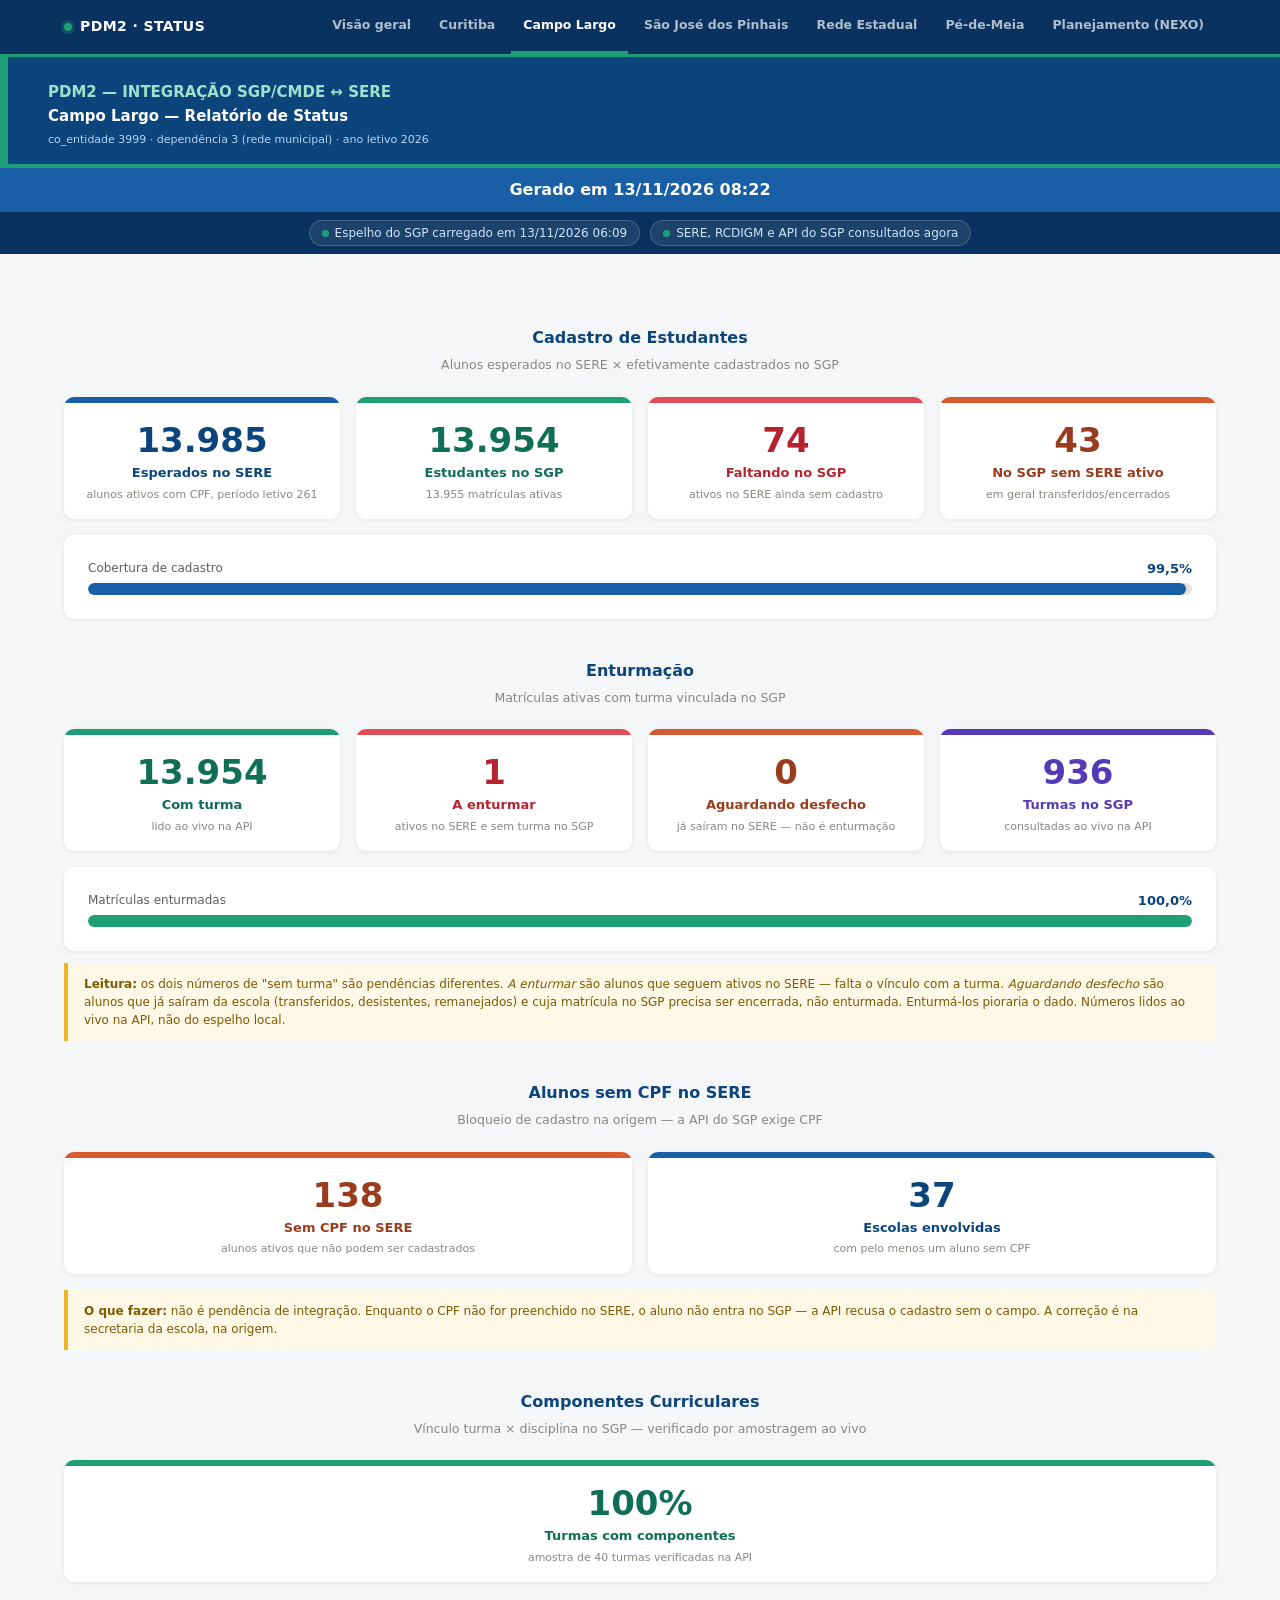
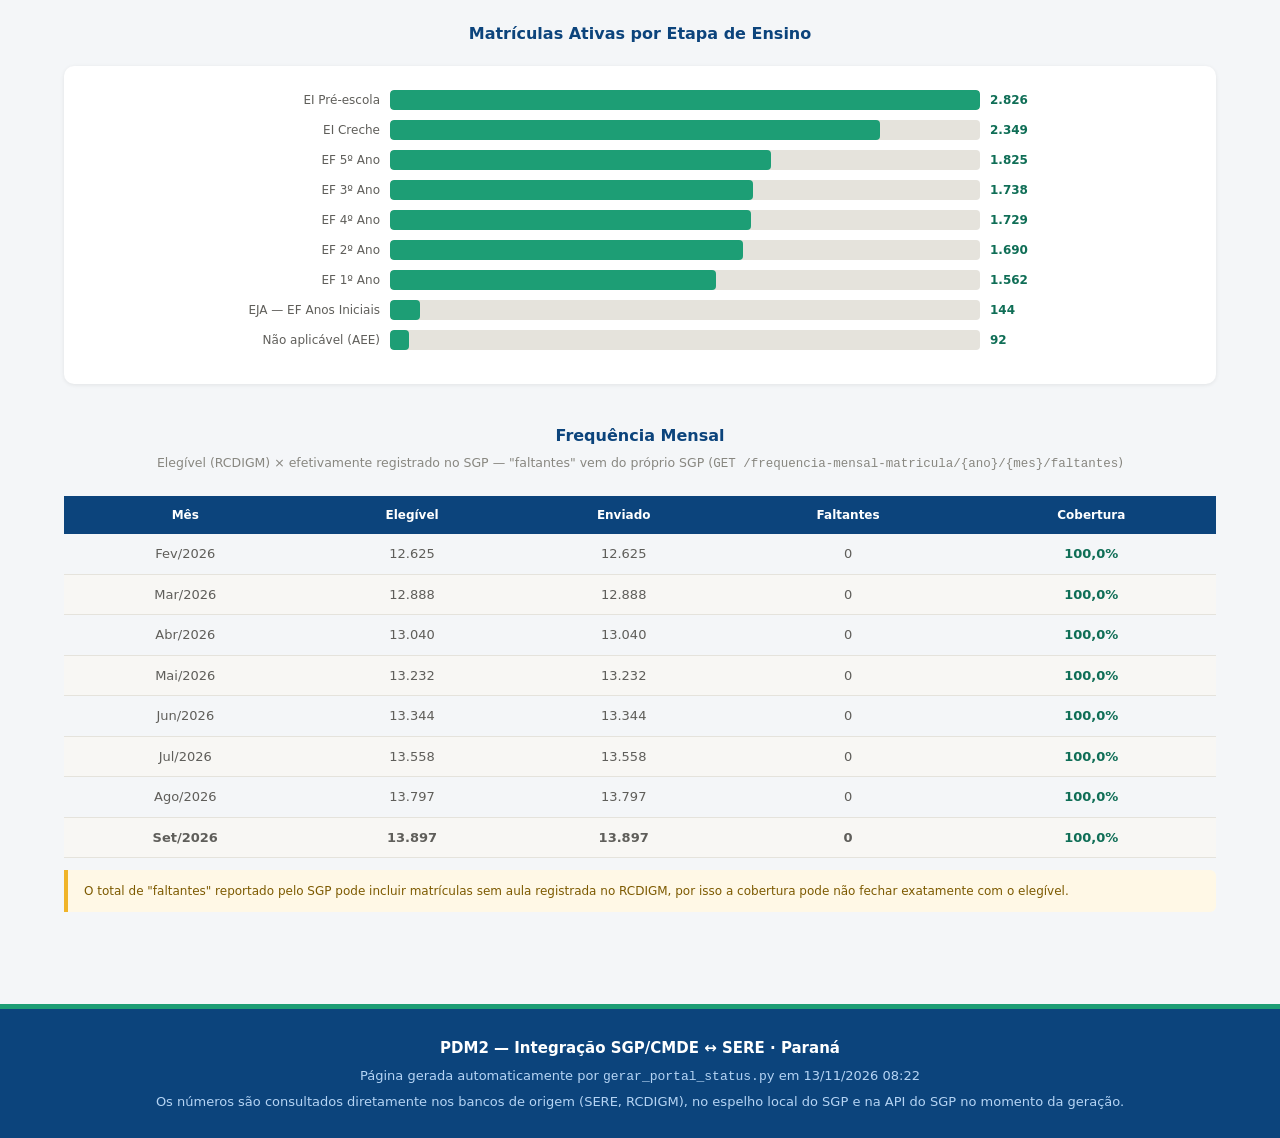
<file: campolargo.html>
<!DOCTYPE html>
<html lang="pt-BR">
<head>
<meta charset="UTF-8">
<meta name="viewport" content="width=device-width, initial-scale=1.0">
<title>PDM2 — Campo Largo — Status</title>
<link rel="stylesheet" href="pdm2-status.css">
</head>
<body>
<div class="topnav"><div class="topnav-inner">
  <a href="status.html" class="topnav-brand"><span class="dot"></span>PDM2 · STATUS</a>
  <div class="topnav-links"><a href="status.html">Visão geral</a><a href="curitiba.html">Curitiba</a><a href="campolargo.html" class="active">Campo Largo</a><a href="saojosedospinhais.html">São José dos Pinhais</a><a href="estadual.html">Rede Estadual</a><a href="pedemeia.html">Pé-de-Meia</a><a href="index.html">Planejamento (NEXO)</a></div>
</div></div>

<div class="header">
  <div class="header-top"><div class="header-titles">
    <h1>PDM2 — INTEGRAÇÃO SGP/CMDE ↔ SERE</h1>
    <h2>Campo Largo — Relatório de Status</h2>
    <p>co_entidade 3999 · dependência 3 (rede municipal) · ano letivo 2026</p>
  </div></div>
  <div class="header-bottom">Gerado em 13/11/2026 08:22</div>
</div>
<div class="fresh-bar">
  <span class="fresh-pill"><span class="lv"></span>Espelho do SGP carregado em 13/11/2026 06:09</span>
  <span class="fresh-pill"><span class="lv"></span>SERE, RCDIGM e API do SGP consultados agora</span>
</div>
<div class="container">
  <div class="section-title">Cadastro de Estudantes</div>
  <div class="section-sub">Alunos esperados no SERE × efetivamente cadastrados no SGP</div>
<div class="cards-4" style="display:grid;gap:16px;margin-bottom:16px;grid-template-columns:repeat(4,1fr)"><div class="card c-azul"><div class="card-bar"></div><div class="card-body"><div class="card-num">13.985</div><div class="card-label">Esperados no SERE</div><div class="card-sub">alunos ativos com CPF, período letivo 261</div></div></div><div class="card c-verde"><div class="card-bar"></div><div class="card-body"><div class="card-num">13.954</div><div class="card-label">Estudantes no SGP</div><div class="card-sub">13.955 matrículas ativas</div></div></div><div class="card c-vermelho"><div class="card-bar"></div><div class="card-body"><div class="card-num">74</div><div class="card-label">Faltando no SGP</div><div class="card-sub">ativos no SERE ainda sem cadastro</div></div></div><div class="card c-laranja"><div class="card-bar"></div><div class="card-body"><div class="card-num">43</div><div class="card-label">No SGP sem SERE ativo</div><div class="card-sub">em geral transferidos/encerrados</div></div></div></div><div class="chart-box" style="margin-top:8px"><div class="meter"><div class="meter-head"><span>Cobertura de cadastro</span><b>99,5%</b></div><div class="meter-track"><div class="meter-fill" style="width:99.5%;background:var(--azul2)"></div></div></div></div>
  <div class="section-title">Enturmação</div>
  <div class="section-sub">Matrículas ativas com turma vinculada no SGP</div>
<div class="cards-4" style="display:grid;gap:16px;margin-bottom:16px;grid-template-columns:repeat(4,1fr)"><div class="card c-verde"><div class="card-bar"></div><div class="card-body"><div class="card-num">13.954</div><div class="card-label">Com turma</div><div class="card-sub">lido ao vivo na API</div></div></div><div class="card c-vermelho"><div class="card-bar"></div><div class="card-body"><div class="card-num">1</div><div class="card-label">A enturmar</div><div class="card-sub">ativos no SERE e sem turma no SGP</div></div></div><div class="card c-laranja"><div class="card-bar"></div><div class="card-body"><div class="card-num">0</div><div class="card-label">Aguardando desfecho</div><div class="card-sub">já saíram no SERE — não é enturmação</div></div></div><div class="card c-roxo"><div class="card-bar"></div><div class="card-body"><div class="card-num">936</div><div class="card-label">Turmas no SGP</div><div class="card-sub">consultadas ao vivo na API</div></div></div></div><div class="chart-box" style="margin-top:8px"><div class="meter"><div class="meter-head"><span>Matrículas enturmadas</span><b>100,0%</b></div><div class="meter-track"><div class="meter-fill" style="width:100.0%;background:var(--verde2)"></div></div></div></div><div class="nota"><strong>Leitura:</strong> os dois números de "sem turma" são pendências diferentes. <em>A enturmar</em> são alunos que seguem ativos no SERE — falta o vínculo com a turma. <em>Aguardando desfecho</em> são alunos que já saíram da escola (transferidos, desistentes, remanejados) e cuja matrícula no SGP precisa ser encerrada, não enturmada. Enturmá-los pioraria o dado. Números lidos ao vivo na API, não do espelho local.</div>
  <div class="section-title">Alunos sem CPF no SERE</div>
  <div class="section-sub">Bloqueio de cadastro na origem — a API do SGP exige CPF</div>
<div class="cards-2" style="display:grid;gap:16px;margin-bottom:16px;grid-template-columns:repeat(2,1fr)"><div class="card c-laranja"><div class="card-bar"></div><div class="card-body"><div class="card-num">138</div><div class="card-label">Sem CPF no SERE</div><div class="card-sub">alunos ativos que não podem ser cadastrados</div></div></div><div class="card c-azul"><div class="card-bar"></div><div class="card-body"><div class="card-num">37</div><div class="card-label">Escolas envolvidas</div><div class="card-sub">com pelo menos um aluno sem CPF</div></div></div></div><div class="nota"><strong>O que fazer:</strong> não é pendência de integração. Enquanto o CPF não for preenchido no SERE, o aluno não entra no SGP — a API recusa o cadastro sem o campo. A correção é na secretaria da escola, na origem.</div>
  <div class="section-title">Componentes Curriculares</div>
  <div class="section-sub">Vínculo turma × disciplina no SGP — verificado por amostragem ao vivo</div>
<div class="cards-1" style="display:grid;gap:16px;margin-bottom:16px;grid-template-columns:repeat(1,1fr)"><div class="card c-verde"><div class="card-bar"></div><div class="card-body"><div class="card-num">100%</div><div class="card-label">Turmas com componentes</div><div class="card-sub">amostra de 40 turmas verificadas na API</div></div></div></div>
  <div class="section-title">Matrículas Ativas por Etapa de Ensino</div>
  <div class="chart-box"><div style="max-width:820px;margin:0 auto;"><div class="bar-row"><div class="bar-label">EI Pré-escola</div><div class="bar-track"><div class="bar-fill" style="width:100.0%;background:#1D9E75"></div></div><div class="bar-val" style="color:#0F6E56">2.826</div></div><div class="bar-row"><div class="bar-label">EI Creche</div><div class="bar-track"><div class="bar-fill" style="width:83.1%;background:#1D9E75"></div></div><div class="bar-val" style="color:#0F6E56">2.349</div></div><div class="bar-row"><div class="bar-label">EF 5º Ano</div><div class="bar-track"><div class="bar-fill" style="width:64.6%;background:#1D9E75"></div></div><div class="bar-val" style="color:#0F6E56">1.825</div></div><div class="bar-row"><div class="bar-label">EF 3º Ano</div><div class="bar-track"><div class="bar-fill" style="width:61.5%;background:#1D9E75"></div></div><div class="bar-val" style="color:#0F6E56">1.738</div></div><div class="bar-row"><div class="bar-label">EF 4º Ano</div><div class="bar-track"><div class="bar-fill" style="width:61.2%;background:#1D9E75"></div></div><div class="bar-val" style="color:#0F6E56">1.729</div></div><div class="bar-row"><div class="bar-label">EF 2º Ano</div><div class="bar-track"><div class="bar-fill" style="width:59.8%;background:#1D9E75"></div></div><div class="bar-val" style="color:#0F6E56">1.690</div></div><div class="bar-row"><div class="bar-label">EF 1º Ano</div><div class="bar-track"><div class="bar-fill" style="width:55.3%;background:#1D9E75"></div></div><div class="bar-val" style="color:#0F6E56">1.562</div></div><div class="bar-row"><div class="bar-label">EJA — EF Anos Iniciais</div><div class="bar-track"><div class="bar-fill" style="width:5.1%;background:#1D9E75"></div></div><div class="bar-val" style="color:#0F6E56">144</div></div><div class="bar-row"><div class="bar-label">Não aplicável (AEE)</div><div class="bar-track"><div class="bar-fill" style="width:3.3%;background:#1D9E75"></div></div><div class="bar-val" style="color:#0F6E56">92</div></div></div></div>

  <div class="section-title">Frequência Mensal</div>
  <div class="section-sub">Elegível (RCDIGM) × efetivamente registrado no SGP — "faltantes" vem do próprio SGP (<code>GET /frequencia-mensal-matricula/{ano}/{mes}/faltantes</code>)</div>
  <div class="table-scroll"><table class="freq-table">
    <thead><tr><th>Mês</th><th>Elegível</th><th>Enviado</th><th>Faltantes</th><th>Cobertura</th></tr></thead>
    <tbody><tr><td>Fev/2026</td><td>12.625</td><td>12.625</td><td>0</td><td class="pct-green">100,0%</td></tr><tr><td>Mar/2026</td><td>12.888</td><td>12.888</td><td>0</td><td class="pct-green">100,0%</td></tr><tr><td>Abr/2026</td><td>13.040</td><td>13.040</td><td>0</td><td class="pct-green">100,0%</td></tr><tr><td>Mai/2026</td><td>13.232</td><td>13.232</td><td>0</td><td class="pct-green">100,0%</td></tr><tr><td>Jun/2026</td><td>13.344</td><td>13.344</td><td>0</td><td class="pct-green">100,0%</td></tr><tr><td>Jul/2026</td><td>13.558</td><td>13.558</td><td>0</td><td class="pct-green">100,0%</td></tr><tr><td>Ago/2026</td><td>13.797</td><td>13.797</td><td>0</td><td class="pct-green">100,0%</td></tr><tr><td>Set/2026</td><td>13.897</td><td>13.897</td><td>0</td><td class="pct-green">100,0%</td></tr></tbody>
  </table></div>
  <div class="nota">O total de "faltantes" reportado pelo SGP pode incluir matrículas sem aula registrada no RCDIGM, por isso a cobertura pode não fechar exatamente com o elegível.</div>
</div>
<div class="footer">
  <h3>PDM2 — Integração SGP/CMDE ↔ SERE · Paraná</h3>
  <p>Página gerada automaticamente por <code>gerar_portal_status.py</code> em 13/11/2026 08:22</p>
  <p>Os números são consultados diretamente nos bancos de origem (SERE, RCDIGM), no espelho local do SGP e na API do SGP no momento da geração.</p>
</div>
</body></html>
</file>
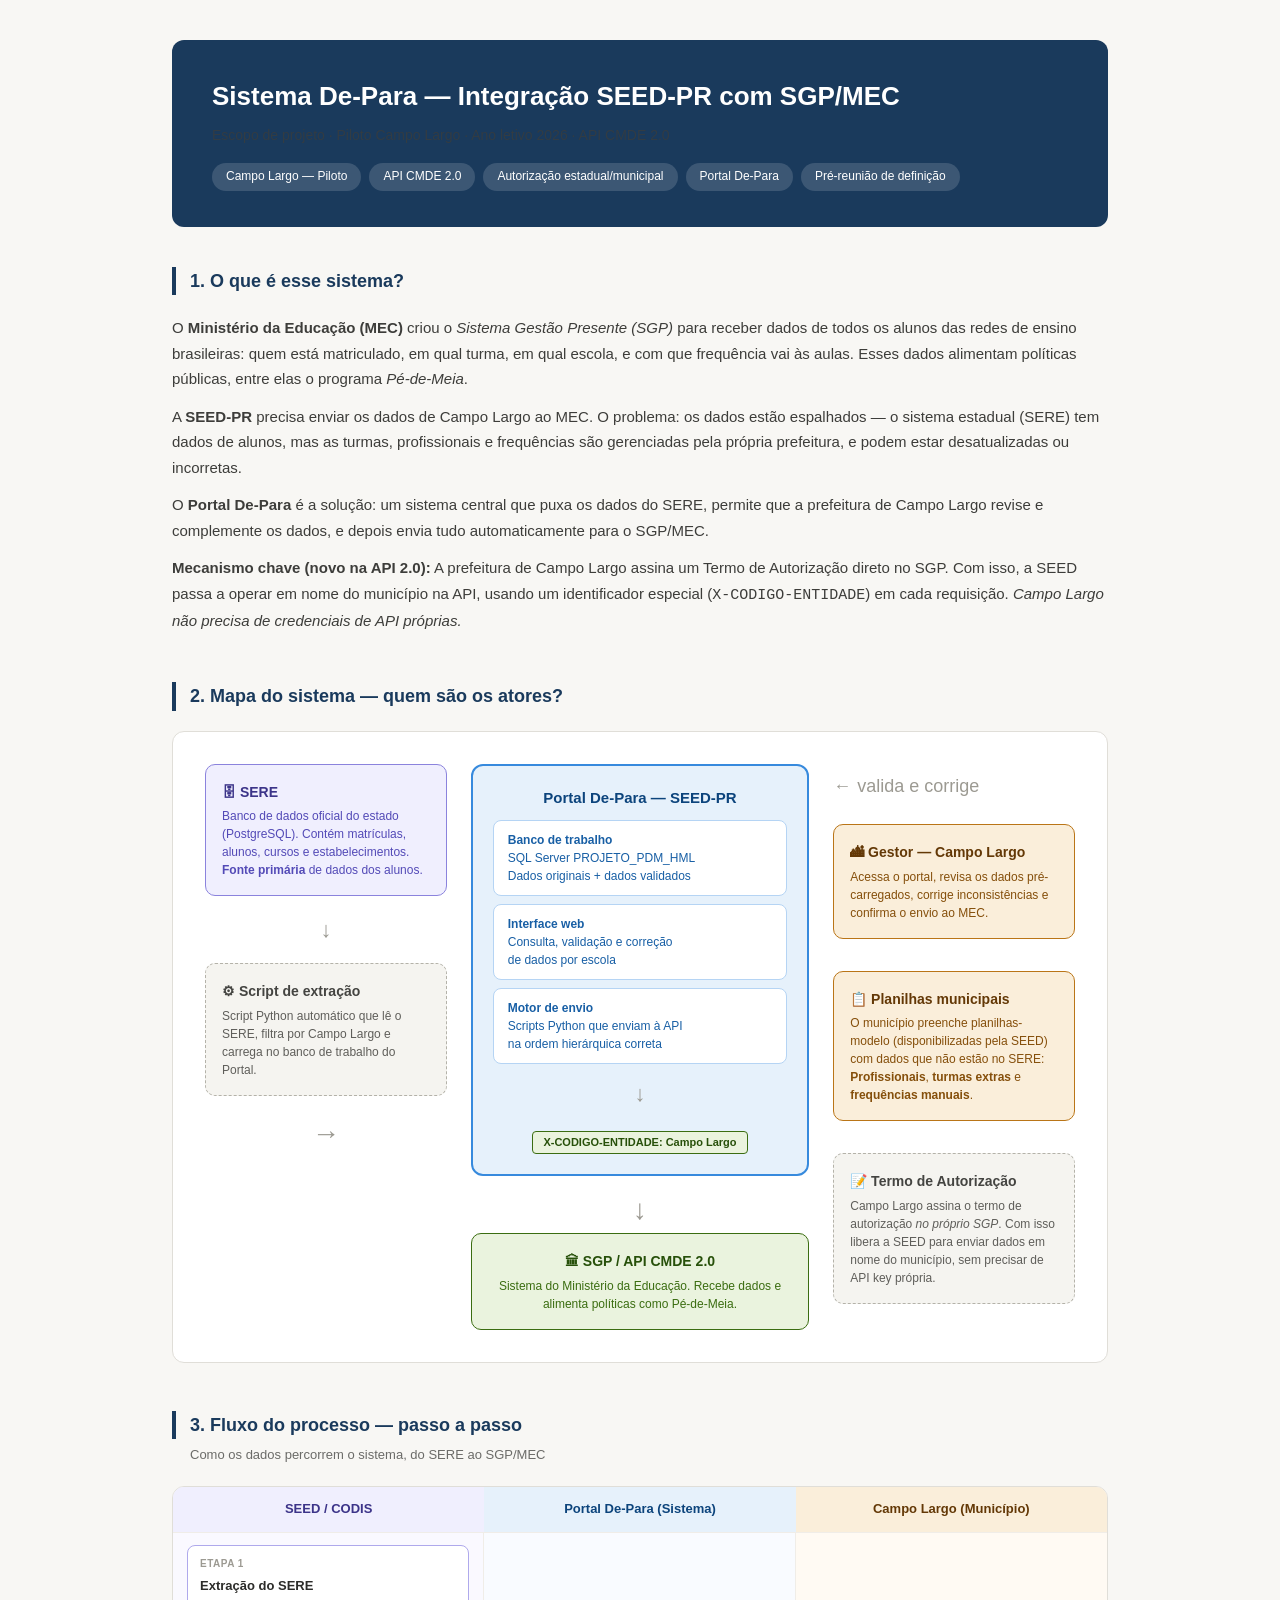
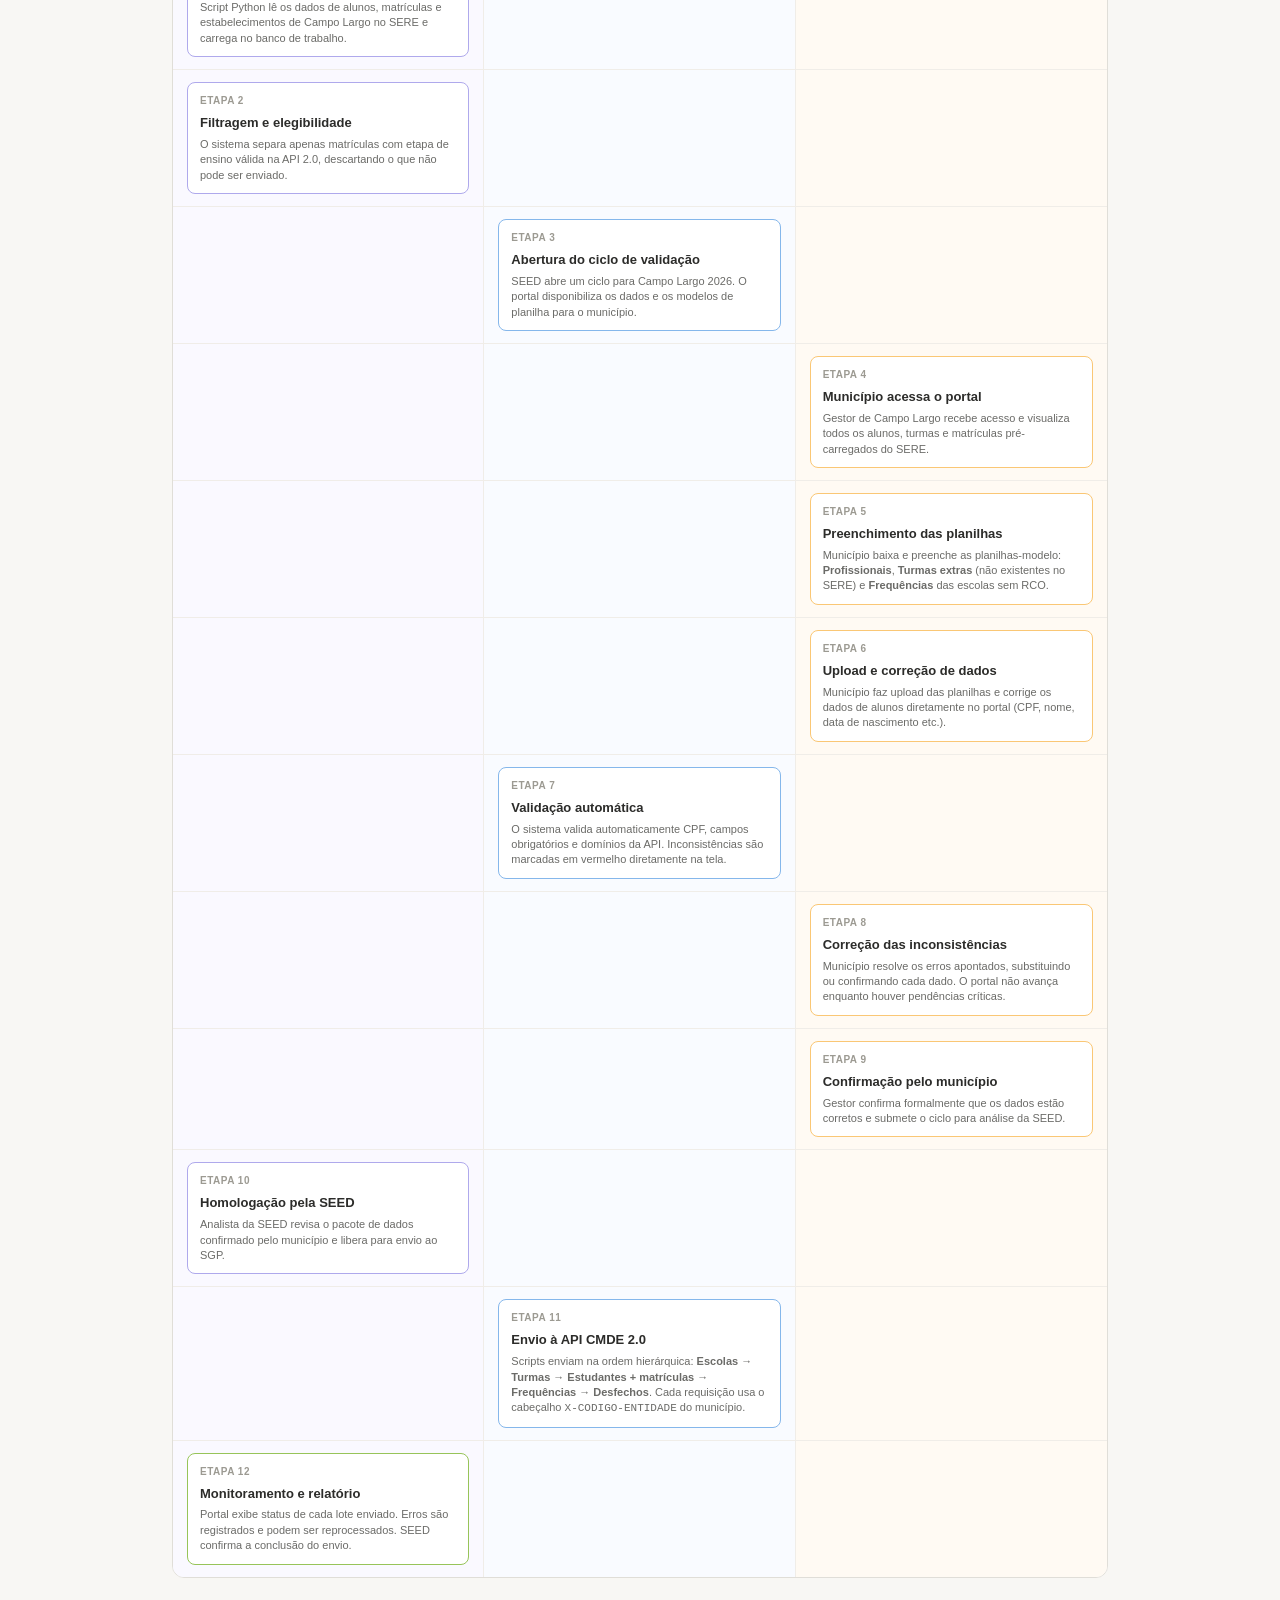
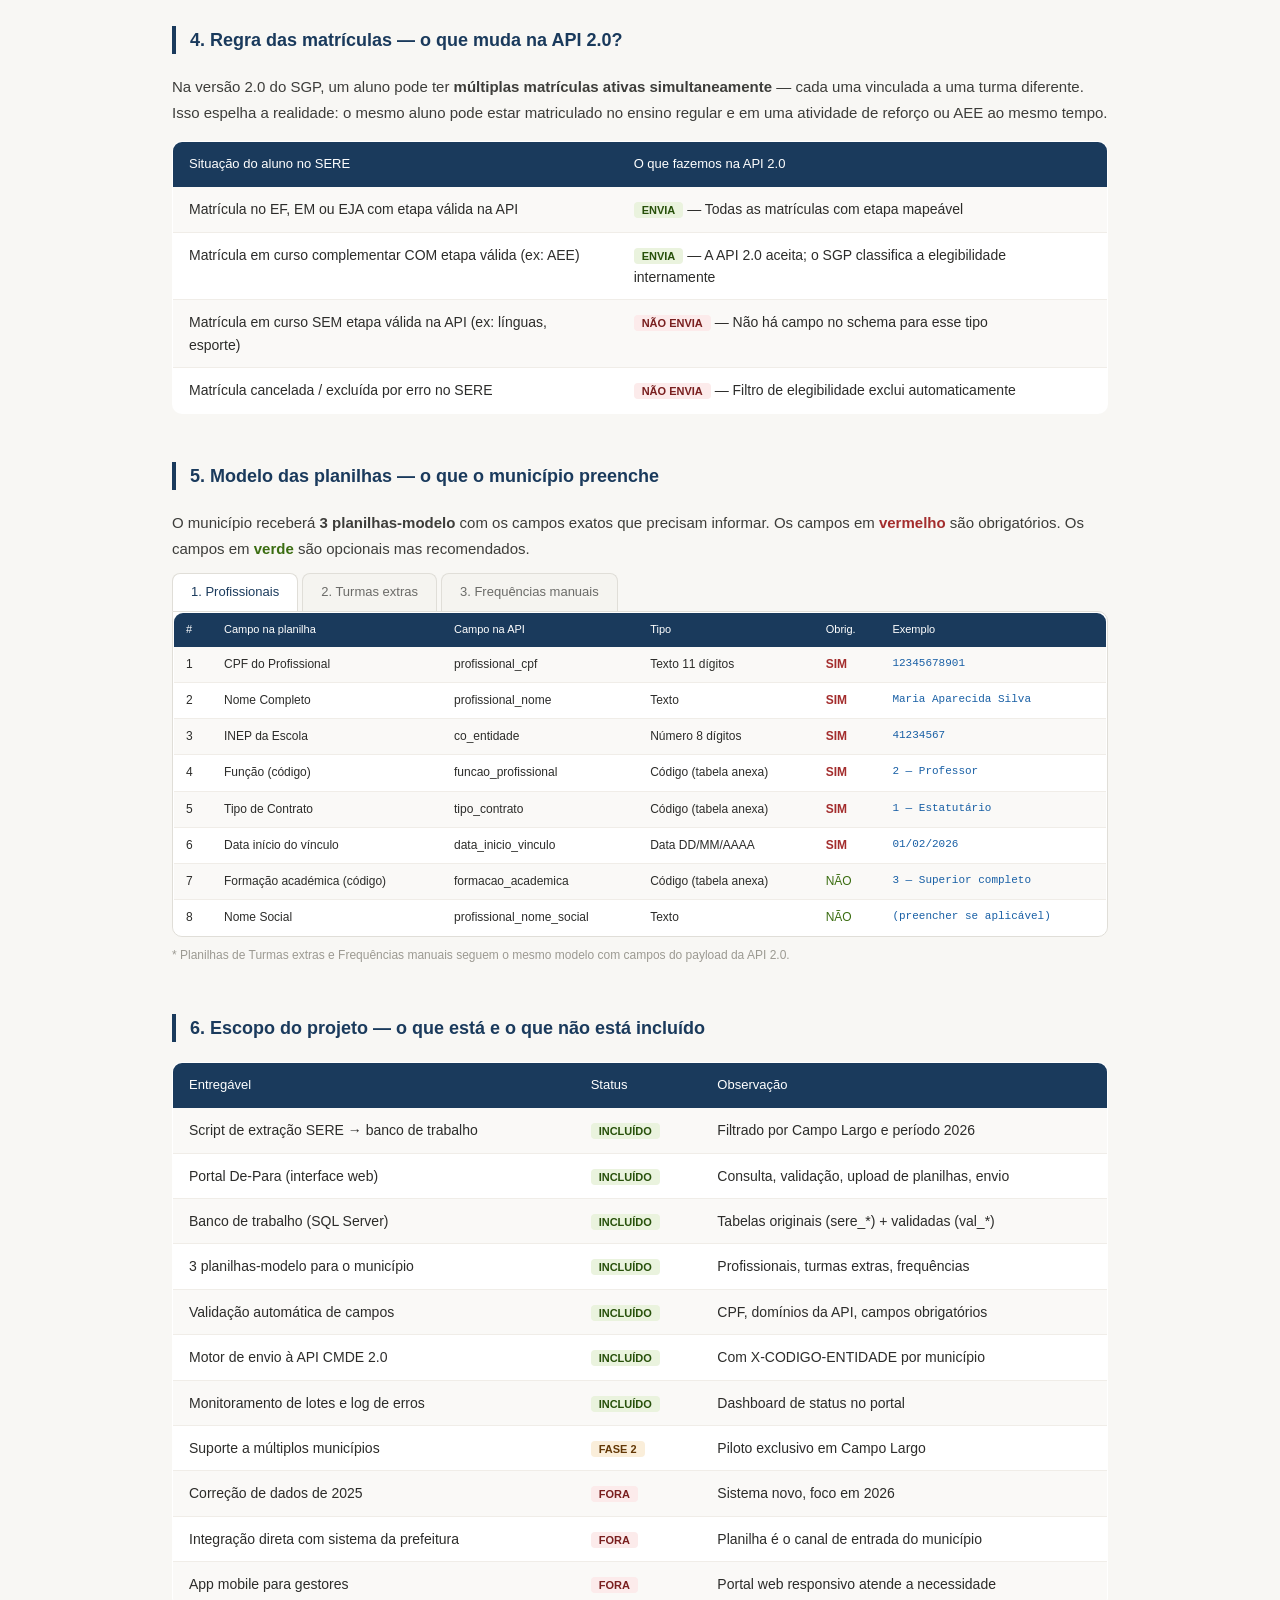
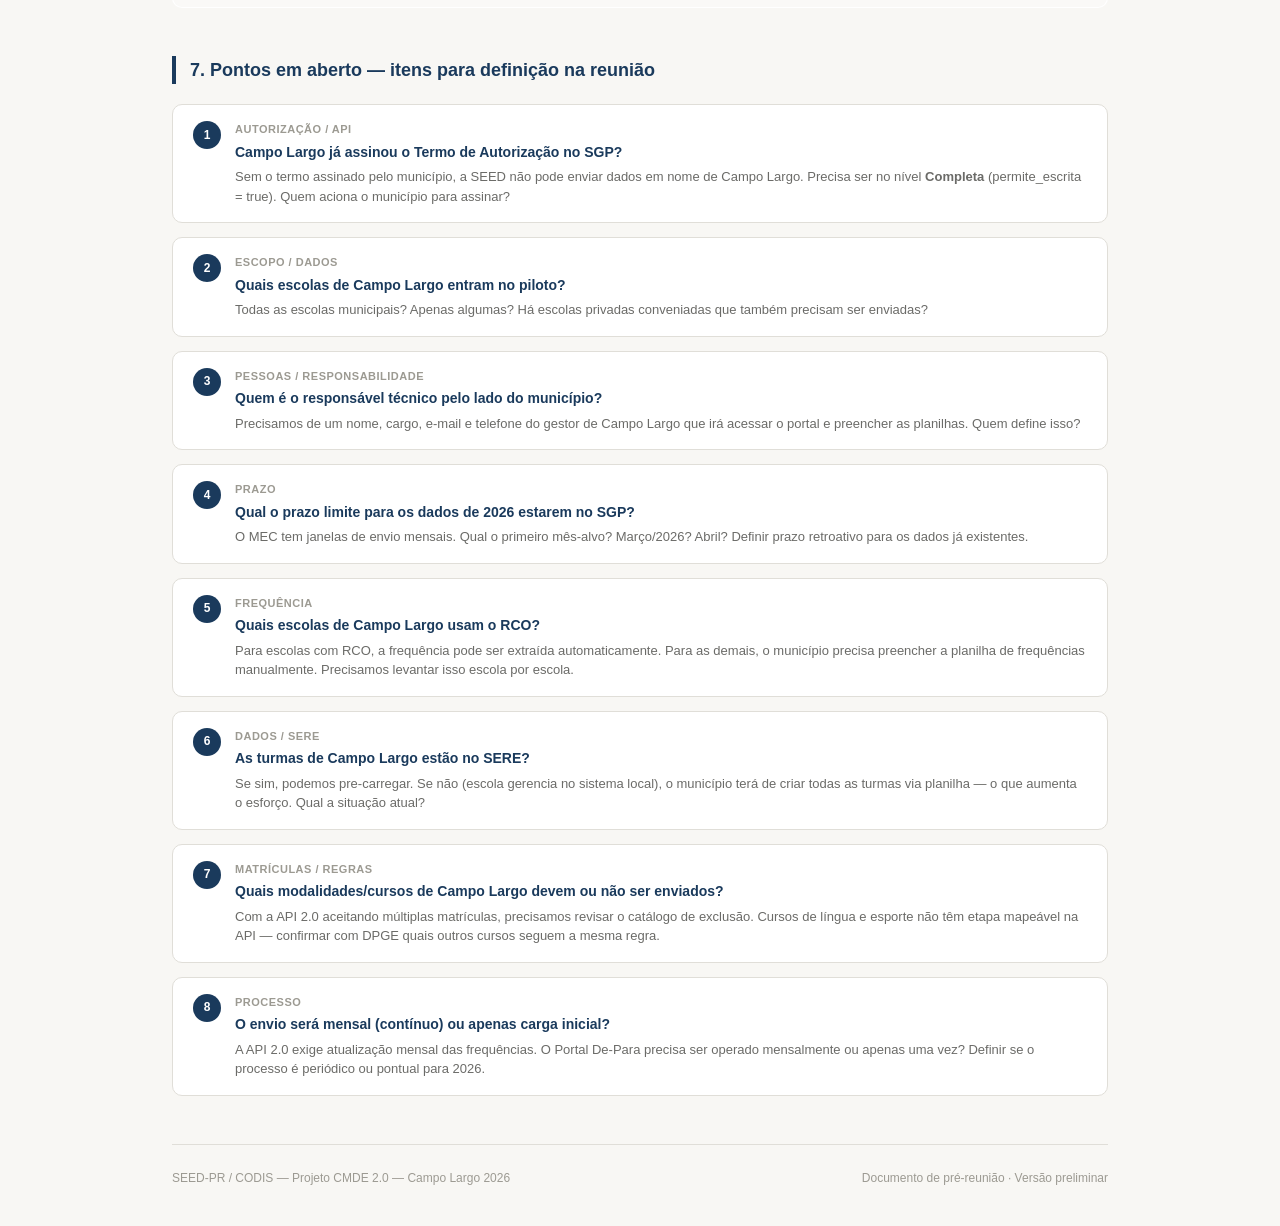
<file: CMDE_Campo_Largo_Planejamento.html>
<!DOCTYPE html>
<html lang="pt-BR">
<head>
<meta charset="UTF-8">
<meta name="viewport" content="width=device-width, initial-scale=1.0">
<title>Projeto CMDE 2.0 — Campo Largo 2026</title>
<style>
  *, *::before, *::after { box-sizing: border-box; margin: 0; padding: 0; }
  body { font-family: -apple-system, BlinkMacSystemFont, 'Segoe UI', sans-serif; background: #f8f7f4; color: #2c2c2a; line-height: 1.6; }
  .page { max-width: 1000px; margin: 0 auto; padding: 40px 32px; }

  /* ---- HEADER ---- */
  .header { background: #1a3a5c; color: #fff; border-radius: 12px; padding: 36px 40px; margin-bottom: 40px; }
  .header h1 { font-size: 26px; font-weight: 600; margin-bottom: 6px; }
  .header p { font-size: 14px; opacity: 0.7; margin-bottom: 16px; }
  .header-badges { display: flex; gap: 8px; flex-wrap: wrap; }
  .badge { background: rgba(255,255,255,0.15); border-radius: 20px; padding: 4px 14px; font-size: 12px; font-weight: 500; }

  /* ---- SECTION ---- */
  .section { margin-bottom: 48px; }
  .section-title { font-size: 18px; font-weight: 600; color: #1a3a5c; border-left: 4px solid #1a3a5c; padding-left: 14px; margin-bottom: 20px; }
  .section-subtitle { font-size: 13px; color: #6b6b68; margin-top: -14px; margin-bottom: 20px; padding-left: 18px; }

  p { font-size: 15px; color: #3d3d3a; margin-bottom: 12px; line-height: 1.7; }

  /* ---- SYSTEM MAP ---- */
  .system-map { background: #fff; border: 1px solid #e0ded8; border-radius: 12px; padding: 32px; margin-bottom: 24px; }
  .map-grid { display: grid; grid-template-columns: 1fr 1.4fr 1fr; gap: 24px; align-items: start; }
  .map-col { display: flex; flex-direction: column; gap: 16px; }
  .actor-box { border-radius: 10px; padding: 16px; border: 1px solid; }
  .actor-box h3 { font-size: 14px; font-weight: 600; margin-bottom: 4px; }
  .actor-box p { font-size: 12px; margin: 0; line-height: 1.5; }

  .box-purple { background: #f0effe; border-color: #8b83dd; color: #3c3489; }
  .box-purple h3 { color: #3c3489; }
  .box-purple p { color: #534ab7; }

  .box-blue { background: #e6f1fb; border-color: #378add; color: #0c447c; }
  .box-blue h3 { color: #0c447c; }
  .box-blue p { color: #185fa5; }

  .box-amber { background: #faeeda; border-color: #ba7517; color: #633806; }
  .box-amber h3 { color: #633806; }
  .box-amber p { color: #854f0b; }

  .box-green { background: #eaf3de; border-color: #3b6d11; color: #27500a; }
  .box-green h3 { color: #27500a; }
  .box-green p { color: #3b6d11; }

  .box-gray { background: #f5f4f0; border-color: #b4b2a9; border-style: dashed; color: #5f5e5a; }
  .box-gray h3 { color: #444441; }
  .box-gray p { color: #5f5e5a; }

  .center-col { display: flex; flex-direction: column; align-items: center; }
  .portal-box { background: #e6f1fb; border: 2px solid #378add; border-radius: 12px; padding: 20px; width: 100%; }
  .portal-box h3 { font-size: 15px; font-weight: 600; color: #0c447c; margin-bottom: 10px; text-align: center; }
  .portal-inner { background: #fff; border: 1px solid #b5d4f4; border-radius: 8px; padding: 10px 14px; margin-top: 10px; }
  .portal-inner p { font-size: 12px; color: #185fa5; margin: 0; line-height: 1.5; }

  .arrow-center { text-align: center; font-size: 22px; color: #9c9a92; }
  .arrow-h { display: flex; align-items: center; justify-content: center; gap: 6px; color: #9c9a92; font-size: 12px; padding: 8px 0; }
  .arrow-h span { font-size: 18px; }

  .header-badge-green { display: inline-block; background: #eaf3de; border: 1px solid #3b6d11; border-radius: 4px; padding: 2px 10px; font-size: 11px; font-weight: 600; color: #27500a; margin-top: 8px; }

  /* ---- PROCESS FLOW ---- */
  .flow-container { background: #fff; border: 1px solid #e0ded8; border-radius: 12px; overflow: hidden; }
  .flow-header { display: grid; grid-template-columns: 1fr 1fr 1fr; text-align: center; }
  .flow-col-header { padding: 12px; font-size: 13px; font-weight: 600; }
  .fh-seed { background: #f0effe; color: #3c3489; }
  .fh-portal { background: #e6f1fb; color: #0c447c; }
  .fh-mun { background: #faeeda; color: #633806; }

  .flow-rows { }
  .flow-row { display: grid; grid-template-columns: 1fr 1fr 1fr; min-height: 72px; border-top: 1px solid #f0ede8; }
  .flow-cell { padding: 12px 14px; display: flex; align-items: flex-start; }
  .flow-cell.seed { background: #faf9ff; border-right: 1px solid #f0ede8; }
  .flow-cell.portal { background: #f9fbff; border-right: 1px solid #f0ede8; }
  .flow-cell.mun { background: #fffaf3; }

  .step-card { background: #fff; border-radius: 8px; border: 1px solid; padding: 10px 12px; width: 100%; }
  .step-card.s-seed { border-color: #afa9ec; }
  .step-card.s-portal { border-color: #85b7eb; }
  .step-card.s-mun { border-color: #fac775; }
  .step-card.s-green { border-color: #97c459; }
  .step-num { font-size: 10px; font-weight: 700; color: #9c9a92; text-transform: uppercase; letter-spacing: 0.5px; margin-bottom: 4px; }
  .step-card h4 { font-size: 13px; font-weight: 600; color: #2c2c2a; margin-bottom: 3px; }
  .step-card p { font-size: 11px; color: #6b6b68; margin: 0; line-height: 1.4; }

  /* ---- SCOPE TABLE ---- */
  table { width: 100%; border-collapse: collapse; font-size: 14px; background: #fff; border-radius: 10px; overflow: hidden; border: 1px solid #e0ded8; }
  th { background: #1a3a5c; color: #fff; padding: 12px 16px; text-align: left; font-weight: 500; font-size: 13px; }
  td { padding: 11px 16px; border-bottom: 1px solid #f0ede8; vertical-align: top; }
  tr:last-child td { border-bottom: none; }
  tr:nth-child(even) td { background: #faf9f7; }
  .tag-in { background: #eaf3de; color: #27500a; border-radius: 4px; padding: 2px 8px; font-size: 11px; font-weight: 600; }
  .tag-out { background: #fcebeb; color: #791f1f; border-radius: 4px; padding: 2px 8px; font-size: 11px; font-weight: 600; }
  .tag-pend { background: #faeeda; color: #633806; border-radius: 4px; padding: 2px 8px; font-size: 11px; font-weight: 600; }

  /* ---- OPEN QUESTIONS ---- */
  .questions-grid { display: grid; gap: 14px; }
  .q-card { background: #fff; border: 1px solid #e0ded8; border-radius: 10px; padding: 16px 20px; display: flex; gap: 14px; align-items: flex-start; }
  .q-num { min-width: 28px; height: 28px; background: #1a3a5c; color: #fff; border-radius: 50%; display: flex; align-items: center; justify-content: center; font-size: 12px; font-weight: 700; flex-shrink: 0; }
  .q-body h4 { font-size: 14px; font-weight: 600; color: #1a3a5c; margin-bottom: 4px; }
  .q-body p { font-size: 13px; color: #6b6b68; margin: 0; line-height: 1.5; }
  .q-area { font-size: 11px; font-weight: 600; color: #9c9a92; text-transform: uppercase; letter-spacing: 0.5px; margin-bottom: 2px; }

  /* ---- SPREADSHEET MODEL ---- */
  .sheet-tabs { display: flex; gap: 4px; margin-bottom: 0; }
  .sheet-tab { padding: 8px 18px; border-radius: 8px 8px 0 0; font-size: 13px; font-weight: 500; cursor: pointer; border: 1px solid #e0ded8; border-bottom: none; background: #f5f4f0; color: #6b6b68; }
  .sheet-tab.active { background: #fff; color: #1a3a5c; }
  .sheet-body { background: #fff; border: 1px solid #e0ded8; border-radius: 0 10px 10px 10px; overflow: hidden; }
  .sheet-table { width: 100%; border-collapse: collapse; font-size: 12px; }
  .sheet-table th { background: #1a3a5c; color: #fff; padding: 8px 12px; text-align: left; font-weight: 500; font-size: 11px; white-space: nowrap; }
  .sheet-table td { padding: 8px 12px; border-bottom: 1px solid #f0ede8; white-space: nowrap; }
  .sheet-table td.required { color: #a32d2d; font-weight: 600; }
  .sheet-table td.optional { color: #3b6d11; }
  .sheet-table td.example { color: #185fa5; font-family: monospace; font-size: 11px; }
  .sheet-table tr:nth-child(even) td { background: #faf9f7; }

  /* ---- FOOTER ---- */
  .footer { border-top: 1px solid #e0ded8; padding-top: 24px; margin-top: 40px; display: flex; justify-content: space-between; align-items: center; font-size: 12px; color: #9c9a92; }

  @media print {
    body { background: #fff; }
    .page { padding: 20px; }
    .header { print-color-adjust: exact; -webkit-print-color-adjust: exact; }
  }
</style>
</head>
<body>
<div class="page">

<!-- HEADER -->
<div class="header">
  <h1>Sistema De-Para — Integração SEED-PR com SGP/MEC</h1>
  <p>Escopo de projeto · Piloto Campo Largo · Ano letivo 2026 · API CMDE 2.0</p>
  <div class="header-badges">
    <span class="badge">Campo Largo — Piloto</span>
    <span class="badge">API CMDE 2.0</span>
    <span class="badge">Autorização estadual/municipal</span>
    <span class="badge">Portal De-Para</span>
    <span class="badge">Pré-reunião de definição</span>
  </div>
</div>

<!-- SEÇÃO 1: O QUE É ESSE SISTEMA -->
<div class="section">
  <div class="section-title">1. O que é esse sistema?</div>
  <p>O <strong>Ministério da Educação (MEC)</strong> criou o <em>Sistema Gestão Presente (SGP)</em> para receber dados de todos os alunos das redes de ensino brasileiras: quem está matriculado, em qual turma, em qual escola, e com que frequência vai às aulas. Esses dados alimentam políticas públicas, entre elas o programa <em>Pé-de-Meia</em>.</p>
  <p>A <strong>SEED-PR</strong> precisa enviar os dados de Campo Largo ao MEC. O problema: os dados estão espalhados — o sistema estadual (SERE) tem dados de alunos, mas as turmas, profissionais e frequências são gerenciadas pela própria prefeitura, e podem estar desatualizadas ou incorretas.</p>
  <p>O <strong>Portal De-Para</strong> é a solução: um sistema central que puxa os dados do SERE, permite que a prefeitura de Campo Largo revise e complemente os dados, e depois envia tudo automaticamente para o SGP/MEC.</p>
  <p><strong>Mecanismo chave (novo na API 2.0):</strong> A prefeitura de Campo Largo assina um Termo de Autorização direto no SGP. Com isso, a SEED passa a operar em nome do município na API, usando um identificador especial (<code>X-CODIGO-ENTIDADE</code>) em cada requisição. <em>Campo Largo não precisa de credenciais de API próprias.</em></p>
</div>

<!-- SEÇÃO 2: MAPA DO SISTEMA -->
<div class="section">
  <div class="section-title">2. Mapa do sistema — quem são os atores?</div>
  <div class="system-map">
    <div class="map-grid">
      <!-- Coluna esquerda: Fontes -->
      <div class="map-col">
        <div class="actor-box box-purple">
          <h3>🗄 SERE</h3>
          <p>Banco de dados oficial do estado (PostgreSQL). Contém matrículas, alunos, cursos e estabelecimentos. <strong>Fonte primária</strong> de dados dos alunos.</p>
        </div>
        <div class="arrow-center">↓</div>
        <div class="actor-box box-gray">
          <h3>⚙ Script de extração</h3>
          <p>Script Python automático que lê o SERE, filtra por Campo Largo e carrega no banco de trabalho do Portal.</p>
        </div>
        <div class="arrow-center" style="font-size:28px">→</div>
      </div>

      <!-- Coluna central: Portal -->
      <div class="center-col">
        <div class="portal-box">
          <h3>Portal De-Para — SEED-PR</h3>
          <div class="portal-inner">
            <p><strong>Banco de trabalho</strong><br>SQL Server PROJETO_PDM_HML<br>Dados originais + dados validados</p>
          </div>
          <div class="portal-inner" style="margin-top:8px">
            <p><strong>Interface web</strong><br>Consulta, validação e correção<br>de dados por escola</p>
          </div>
          <div class="portal-inner" style="margin-top:8px">
            <p><strong>Motor de envio</strong><br>Scripts Python que enviam à API<br>na ordem hierárquica correta</p>
          </div>
          <div class="arrow-center" style="padding:12px 0">↓</div>
          <div style="text-align:center">
            <span class="header-badge-green">X-CODIGO-ENTIDADE: Campo Largo</span>
          </div>
        </div>
        <div class="arrow-center" style="font-size:28px; padding-top:12px">↓</div>
        <div class="actor-box box-green" style="text-align:center">
          <h3>🏛 SGP / API CMDE 2.0</h3>
          <p>Sistema do Ministério da Educação. Recebe dados e alimenta políticas como Pé-de-Meia.</p>
        </div>
      </div>

      <!-- Coluna direita: Município -->
      <div class="map-col">
        <div class="arrow-h" style="justify-content:flex-start">
          <span>←</span><span>valida e corrige</span>
        </div>
        <div class="actor-box box-amber">
          <h3>🏙 Gestor — Campo Largo</h3>
          <p>Acessa o portal, revisa os dados pré-carregados, corrige inconsistências e confirma o envio ao MEC.</p>
        </div>
        <div style="margin-top:16px" class="actor-box box-amber">
          <h3>📋 Planilhas municipais</h3>
          <p>O município preenche planilhas-modelo (disponibilizadas pela SEED) com dados que não estão no SERE: <strong>Profissionais</strong>, <strong>turmas extras</strong> e <strong>frequências manuais</strong>.</p>
        </div>
        <div style="margin-top:16px" class="actor-box box-gray">
          <h3>📝 Termo de Autorização</h3>
          <p>Campo Largo assina o termo de autorização <em>no próprio SGP</em>. Com isso libera a SEED para enviar dados em nome do município, sem precisar de API key própria.</p>
        </div>
      </div>
    </div>
  </div>
</div>

<!-- SEÇÃO 3: FLUXO DO PROCESSO -->
<div class="section">
  <div class="section-title">3. Fluxo do processo — passo a passo</div>
  <div class="section-subtitle">Como os dados percorrem o sistema, do SERE ao SGP/MEC</div>
  <div class="flow-container">
    <div class="flow-header">
      <div class="flow-col-header fh-seed">SEED / CODIS</div>
      <div class="flow-col-header fh-portal">Portal De-Para (Sistema)</div>
      <div class="flow-col-header fh-mun">Campo Largo (Município)</div>
    </div>
    <div class="flow-rows">

      <div class="flow-row">
        <div class="flow-cell seed">
          <div class="step-card s-seed">
            <div class="step-num">Etapa 1</div>
            <h4>Extração do SERE</h4>
            <p>Script Python lê os dados de alunos, matrículas e estabelecimentos de Campo Largo no SERE e carrega no banco de trabalho.</p>
          </div>
        </div>
        <div class="flow-cell portal"></div>
        <div class="flow-cell mun"></div>
      </div>

      <div class="flow-row">
        <div class="flow-cell seed">
          <div class="step-card s-seed">
            <div class="step-num">Etapa 2</div>
            <h4>Filtragem e elegibilidade</h4>
            <p>O sistema separa apenas matrículas com etapa de ensino válida na API 2.0, descartando o que não pode ser enviado.</p>
          </div>
        </div>
        <div class="flow-cell portal"></div>
        <div class="flow-cell mun"></div>
      </div>

      <div class="flow-row">
        <div class="flow-cell seed"></div>
        <div class="flow-cell portal">
          <div class="step-card s-portal">
            <div class="step-num">Etapa 3</div>
            <h4>Abertura do ciclo de validação</h4>
            <p>SEED abre um ciclo para Campo Largo 2026. O portal disponibiliza os dados e os modelos de planilha para o município.</p>
          </div>
        </div>
        <div class="flow-cell mun"></div>
      </div>

      <div class="flow-row">
        <div class="flow-cell seed"></div>
        <div class="flow-cell portal"></div>
        <div class="flow-cell mun">
          <div class="step-card s-mun">
            <div class="step-num">Etapa 4</div>
            <h4>Município acessa o portal</h4>
            <p>Gestor de Campo Largo recebe acesso e visualiza todos os alunos, turmas e matrículas pré-carregados do SERE.</p>
          </div>
        </div>
      </div>

      <div class="flow-row">
        <div class="flow-cell seed"></div>
        <div class="flow-cell portal"></div>
        <div class="flow-cell mun">
          <div class="step-card s-mun">
            <div class="step-num">Etapa 5</div>
            <h4>Preenchimento das planilhas</h4>
            <p>Município baixa e preenche as planilhas-modelo: <strong>Profissionais</strong>, <strong>Turmas extras</strong> (não existentes no SERE) e <strong>Frequências</strong> das escolas sem RCO.</p>
          </div>
        </div>
      </div>

      <div class="flow-row">
        <div class="flow-cell seed"></div>
        <div class="flow-cell portal"></div>
        <div class="flow-cell mun">
          <div class="step-card s-mun">
            <div class="step-num">Etapa 6</div>
            <h4>Upload e correção de dados</h4>
            <p>Município faz upload das planilhas e corrige os dados de alunos diretamente no portal (CPF, nome, data de nascimento etc.).</p>
          </div>
        </div>
      </div>

      <div class="flow-row">
        <div class="flow-cell seed"></div>
        <div class="flow-cell portal">
          <div class="step-card s-portal">
            <div class="step-num">Etapa 7</div>
            <h4>Validação automática</h4>
            <p>O sistema valida automaticamente CPF, campos obrigatórios e domínios da API. Inconsistências são marcadas em vermelho diretamente na tela.</p>
          </div>
        </div>
        <div class="flow-cell mun"></div>
      </div>

      <div class="flow-row">
        <div class="flow-cell seed"></div>
        <div class="flow-cell portal"></div>
        <div class="flow-cell mun">
          <div class="step-card s-mun">
            <div class="step-num">Etapa 8</div>
            <h4>Correção das inconsistências</h4>
            <p>Município resolve os erros apontados, substituindo ou confirmando cada dado. O portal não avança enquanto houver pendências críticas.</p>
          </div>
        </div>
      </div>

      <div class="flow-row">
        <div class="flow-cell seed"></div>
        <div class="flow-cell portal"></div>
        <div class="flow-cell mun">
          <div class="step-card s-mun">
            <div class="step-num">Etapa 9</div>
            <h4>Confirmação pelo município</h4>
            <p>Gestor confirma formalmente que os dados estão corretos e submete o ciclo para análise da SEED.</p>
          </div>
        </div>
      </div>

      <div class="flow-row">
        <div class="flow-cell seed">
          <div class="step-card s-seed">
            <div class="step-num">Etapa 10</div>
            <h4>Homologação pela SEED</h4>
            <p>Analista da SEED revisa o pacote de dados confirmado pelo município e libera para envio ao SGP.</p>
          </div>
        </div>
        <div class="flow-cell portal"></div>
        <div class="flow-cell mun"></div>
      </div>

      <div class="flow-row">
        <div class="flow-cell seed"></div>
        <div class="flow-cell portal">
          <div class="step-card s-portal">
            <div class="step-num">Etapa 11</div>
            <h4>Envio à API CMDE 2.0</h4>
            <p>Scripts enviam na ordem hierárquica: <strong>Escolas → Turmas → Estudantes + matrículas → Frequências → Desfechos</strong>. Cada requisição usa o cabeçalho <code>X-CODIGO-ENTIDADE</code> do município.</p>
          </div>
        </div>
        <div class="flow-cell mun"></div>
      </div>

      <div class="flow-row">
        <div class="flow-cell seed">
          <div class="step-card s-green">
            <div class="step-num">Etapa 12</div>
            <h4>Monitoramento e relatório</h4>
            <p>Portal exibe status de cada lote enviado. Erros são registrados e podem ser reprocessados. SEED confirma a conclusão do envio.</p>
          </div>
        </div>
        <div class="flow-cell portal"></div>
        <div class="flow-cell mun"></div>
      </div>

    </div>
  </div>
</div>

<!-- SEÇÃO 4: MÚLTIPLAS MATRÍCULAS -->
<div class="section">
  <div class="section-title">4. Regra das matrículas — o que muda na API 2.0?</div>
  <p>Na versão 2.0 do SGP, um aluno pode ter <strong>múltiplas matrículas ativas simultaneamente</strong> — cada uma vinculada a uma turma diferente. Isso espelha a realidade: o mesmo aluno pode estar matriculado no ensino regular e em uma atividade de reforço ou AEE ao mesmo tempo.</p>
  <table style="margin-top:16px">
    <tr><th>Situação do aluno no SERE</th><th>O que fazemos na API 2.0</th></tr>
    <tr><td>Matrícula no EF, EM ou EJA com etapa válida na API</td><td><span class="tag-in">ENVIA</span> — Todas as matrículas com etapa mapeável</td></tr>
    <tr><td>Matrícula em curso complementar COM etapa válida (ex: AEE)</td><td><span class="tag-in">ENVIA</span> — A API 2.0 aceita; o SGP classifica a elegibilidade internamente</td></tr>
    <tr><td>Matrícula em curso SEM etapa válida na API (ex: línguas, esporte)</td><td><span class="tag-out">NÃO ENVIA</span> — Não há campo no schema para esse tipo</td></tr>
    <tr><td>Matrícula cancelada / excluída por erro no SERE</td><td><span class="tag-out">NÃO ENVIA</span> — Filtro de elegibilidade exclui automaticamente</td></tr>
  </table>
</div>

<!-- SEÇÃO 5: PLANILHAS-MODELO -->
<div class="section">
  <div class="section-title">5. Modelo das planilhas — o que o município preenche</div>
  <p>O município receberá <strong>3 planilhas-modelo</strong> com os campos exatos que precisam informar. Os campos em <span style="color:#a32d2d;font-weight:600">vermelho</span> são obrigatórios. Os campos em <span style="color:#3b6d11;font-weight:600">verde</span> são opcionais mas recomendados.</p>

  <div class="sheet-tabs">
    <div class="sheet-tab active">1. Profissionais</div>
    <div class="sheet-tab">2. Turmas extras</div>
    <div class="sheet-tab">3. Frequências manuais</div>
  </div>
  <div class="sheet-body">
    <table class="sheet-table">
      <tr>
        <th>#</th><th>Campo na planilha</th><th>Campo na API</th><th>Tipo</th><th>Obrig.</th><th>Exemplo</th>
      </tr>
      <tr><td>1</td><td>CPF do Profissional</td><td>profissional_cpf</td><td>Texto 11 dígitos</td><td class="required">SIM</td><td class="example">12345678901</td></tr>
      <tr><td>2</td><td>Nome Completo</td><td>profissional_nome</td><td>Texto</td><td class="required">SIM</td><td class="example">Maria Aparecida Silva</td></tr>
      <tr><td>3</td><td>INEP da Escola</td><td>co_entidade</td><td>Número 8 dígitos</td><td class="required">SIM</td><td class="example">41234567</td></tr>
      <tr><td>4</td><td>Função (código)</td><td>funcao_profissional</td><td>Código (tabela anexa)</td><td class="required">SIM</td><td class="example">2 — Professor</td></tr>
      <tr><td>5</td><td>Tipo de Contrato</td><td>tipo_contrato</td><td>Código (tabela anexa)</td><td class="required">SIM</td><td class="example">1 — Estatutário</td></tr>
      <tr><td>6</td><td>Data início do vínculo</td><td>data_inicio_vinculo</td><td>Data DD/MM/AAAA</td><td class="required">SIM</td><td class="example">01/02/2026</td></tr>
      <tr><td>7</td><td>Formação académica (código)</td><td>formacao_academica</td><td>Código (tabela anexa)</td><td class="optional">NÃO</td><td class="example">3 — Superior completo</td></tr>
      <tr><td>8</td><td>Nome Social</td><td>profissional_nome_social</td><td>Texto</td><td class="optional">NÃO</td><td class="example">(preencher se aplicável)</td></tr>
    </table>
  </div>
  <p style="font-size:12px;color:#9c9a92;margin-top:8px">* Planilhas de Turmas extras e Frequências manuais seguem o mesmo modelo com campos do payload da API 2.0.</p>
</div>

<!-- SEÇÃO 6: ESCOPO DO PROJETO -->
<div class="section">
  <div class="section-title">6. Escopo do projeto — o que está e o que não está incluído</div>
  <table>
    <tr><th>Entregável</th><th>Status</th><th>Observação</th></tr>
    <tr><td>Script de extração SERE → banco de trabalho</td><td><span class="tag-in">INCLUÍDO</span></td><td>Filtrado por Campo Largo e período 2026</td></tr>
    <tr><td>Portal De-Para (interface web)</td><td><span class="tag-in">INCLUÍDO</span></td><td>Consulta, validação, upload de planilhas, envio</td></tr>
    <tr><td>Banco de trabalho (SQL Server)</td><td><span class="tag-in">INCLUÍDO</span></td><td>Tabelas originais (sere_*) + validadas (val_*)</td></tr>
    <tr><td>3 planilhas-modelo para o município</td><td><span class="tag-in">INCLUÍDO</span></td><td>Profissionais, turmas extras, frequências</td></tr>
    <tr><td>Validação automática de campos</td><td><span class="tag-in">INCLUÍDO</span></td><td>CPF, domínios da API, campos obrigatórios</td></tr>
    <tr><td>Motor de envio à API CMDE 2.0</td><td><span class="tag-in">INCLUÍDO</span></td><td>Com X-CODIGO-ENTIDADE por município</td></tr>
    <tr><td>Monitoramento de lotes e log de erros</td><td><span class="tag-in">INCLUÍDO</span></td><td>Dashboard de status no portal</td></tr>
    <tr><td>Suporte a múltiplos municípios</td><td><span class="tag-pend">FASE 2</span></td><td>Piloto exclusivo em Campo Largo</td></tr>
    <tr><td>Correção de dados de 2025</td><td><span class="tag-out">FORA</span></td><td>Sistema novo, foco em 2026</td></tr>
    <tr><td>Integração direta com sistema da prefeitura</td><td><span class="tag-out">FORA</span></td><td>Planilha é o canal de entrada do município</td></tr>
    <tr><td>App mobile para gestores</td><td><span class="tag-out">FORA</span></td><td>Portal web responsivo atende a necessidade</td></tr>
  </table>
</div>

<!-- SEÇÃO 7: PONTOS DE DÚVIDA PARA A REUNIÃO -->
<div class="section">
  <div class="section-title">7. Pontos em aberto — itens para definição na reunião</div>
  <div class="questions-grid">

    <div class="q-card">
      <div class="q-num">1</div>
      <div class="q-body">
        <div class="q-area">Autorização / API</div>
        <h4>Campo Largo já assinou o Termo de Autorização no SGP?</h4>
        <p>Sem o termo assinado pelo município, a SEED não pode enviar dados em nome de Campo Largo. Precisa ser no nível <strong>Completa</strong> (permite_escrita = true). Quem aciona o município para assinar?</p>
      </div>
    </div>

    <div class="q-card">
      <div class="q-num">2</div>
      <div class="q-body">
        <div class="q-area">Escopo / Dados</div>
        <h4>Quais escolas de Campo Largo entram no piloto?</h4>
        <p>Todas as escolas municipais? Apenas algumas? Há escolas privadas conveniadas que também precisam ser enviadas?</p>
      </div>
    </div>

    <div class="q-card">
      <div class="q-num">3</div>
      <div class="q-body">
        <div class="q-area">Pessoas / Responsabilidade</div>
        <h4>Quem é o responsável técnico pelo lado do município?</h4>
        <p>Precisamos de um nome, cargo, e-mail e telefone do gestor de Campo Largo que irá acessar o portal e preencher as planilhas. Quem define isso?</p>
      </div>
    </div>

    <div class="q-card">
      <div class="q-num">4</div>
      <div class="q-body">
        <div class="q-area">Prazo</div>
        <h4>Qual o prazo limite para os dados de 2026 estarem no SGP?</h4>
        <p>O MEC tem janelas de envio mensais. Qual o primeiro mês-alvo? Março/2026? Abril? Definir prazo retroativo para os dados já existentes.</p>
      </div>
    </div>

    <div class="q-card">
      <div class="q-num">5</div>
      <div class="q-body">
        <div class="q-area">Frequência</div>
        <h4>Quais escolas de Campo Largo usam o RCO?</h4>
        <p>Para escolas com RCO, a frequência pode ser extraída automaticamente. Para as demais, o município precisa preencher a planilha de frequências manualmente. Precisamos levantar isso escola por escola.</p>
      </div>
    </div>

    <div class="q-card">
      <div class="q-num">6</div>
      <div class="q-body">
        <div class="q-area">Dados / SERE</div>
        <h4>As turmas de Campo Largo estão no SERE?</h4>
        <p>Se sim, podemos pre-carregar. Se não (escola gerencia no sistema local), o município terá de criar todas as turmas via planilha — o que aumenta o esforço. Qual a situação atual?</p>
      </div>
    </div>

    <div class="q-card">
      <div class="q-num">7</div>
      <div class="q-body">
        <div class="q-area">Matrículas / Regras</div>
        <h4>Quais modalidades/cursos de Campo Largo devem ou não ser enviados?</h4>
        <p>Com a API 2.0 aceitando múltiplas matrículas, precisamos revisar o catálogo de exclusão. Cursos de língua e esporte não têm etapa mapeável na API — confirmar com DPGE quais outros cursos seguem a mesma regra.</p>
      </div>
    </div>

    <div class="q-card">
      <div class="q-num">8</div>
      <div class="q-body">
        <div class="q-area">Processo</div>
        <h4>O envio será mensal (contínuo) ou apenas carga inicial?</h4>
        <p>A API 2.0 exige atualização mensal das frequências. O Portal De-Para precisa ser operado mensalmente ou apenas uma vez? Definir se o processo é periódico ou pontual para 2026.</p>
      </div>
    </div>

  </div>
</div>

<!-- FOOTER -->
<div class="footer">
  <span>SEED-PR / CODIS — Projeto CMDE 2.0 — Campo Largo 2026</span>
  <span>Documento de pré-reunião · Versão preliminar</span>
</div>

</div>
</body>
</html>
</file>
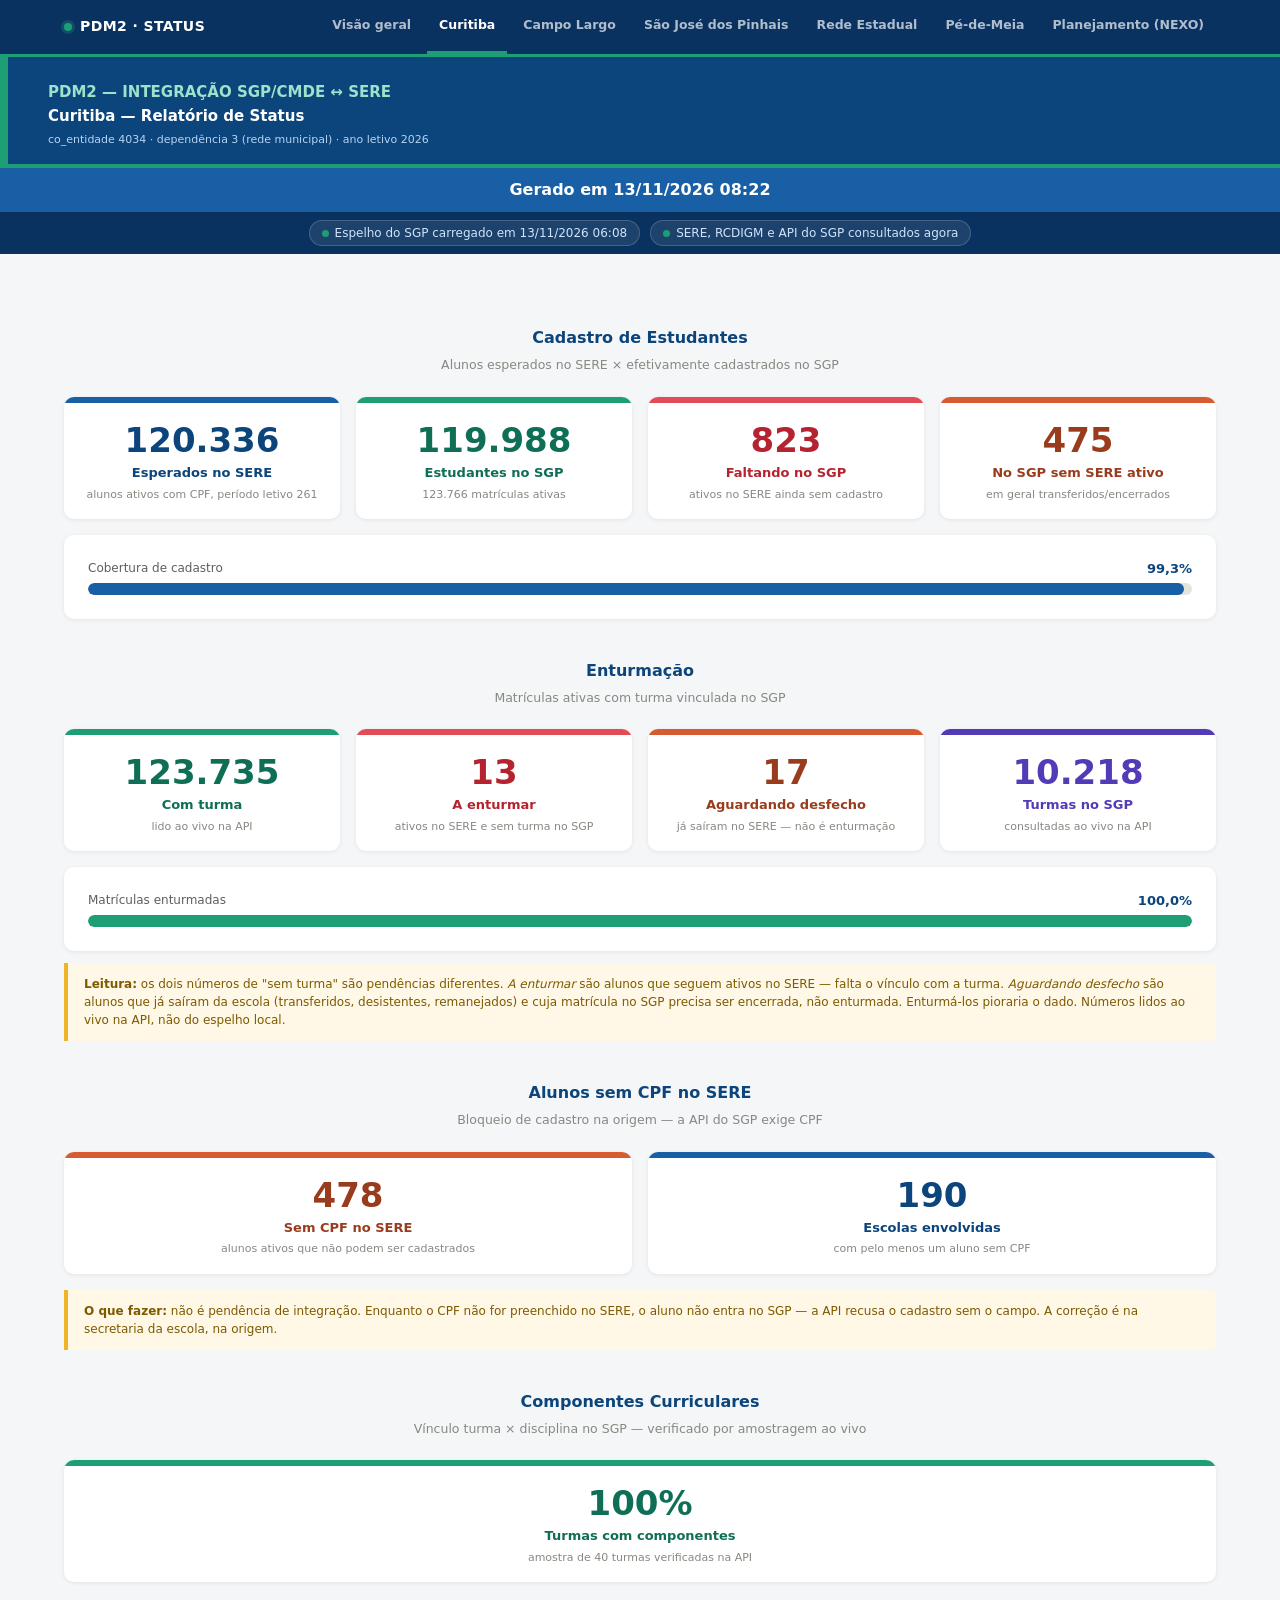
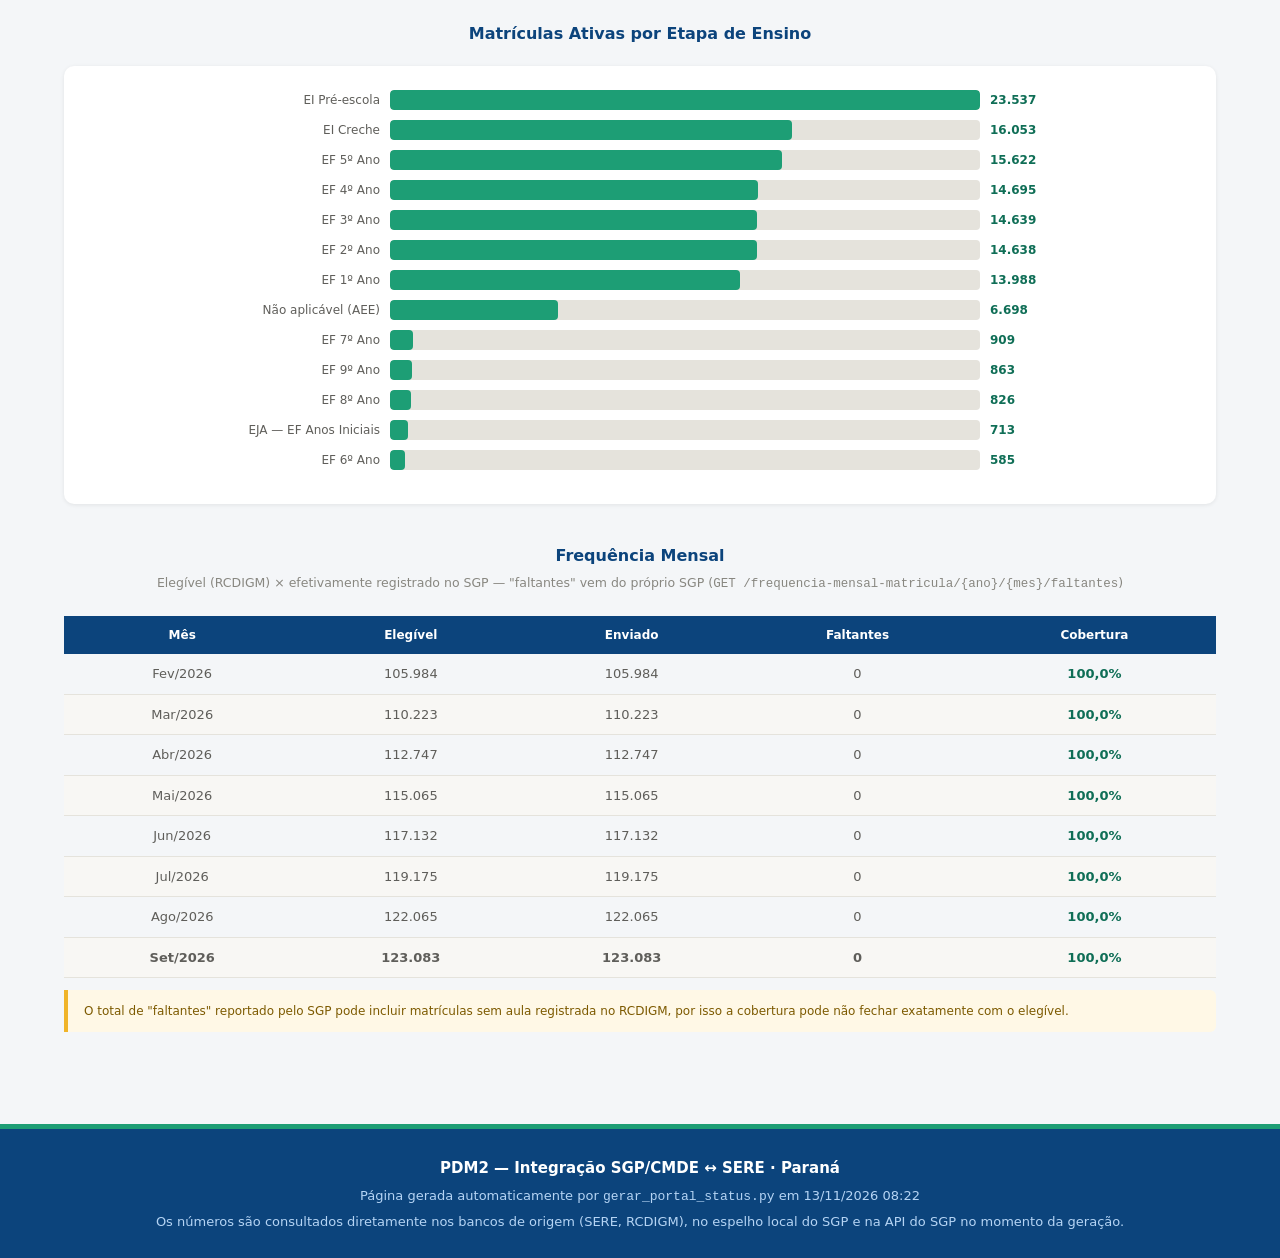
<file: curitiba.html>
<!DOCTYPE html>
<html lang="pt-BR">
<head>
<meta charset="UTF-8">
<meta name="viewport" content="width=device-width, initial-scale=1.0">
<title>PDM2 — Curitiba — Status</title>
<link rel="stylesheet" href="pdm2-status.css">
</head>
<body>
<div class="topnav"><div class="topnav-inner">
  <a href="status.html" class="topnav-brand"><span class="dot"></span>PDM2 · STATUS</a>
  <div class="topnav-links"><a href="status.html">Visão geral</a><a href="curitiba.html" class="active">Curitiba</a><a href="campolargo.html">Campo Largo</a><a href="saojosedospinhais.html">São José dos Pinhais</a><a href="estadual.html">Rede Estadual</a><a href="pedemeia.html">Pé-de-Meia</a><a href="index.html">Planejamento (NEXO)</a></div>
</div></div>

<div class="header">
  <div class="header-top"><div class="header-titles">
    <h1>PDM2 — INTEGRAÇÃO SGP/CMDE ↔ SERE</h1>
    <h2>Curitiba — Relatório de Status</h2>
    <p>co_entidade 4034 · dependência 3 (rede municipal) · ano letivo 2026</p>
  </div></div>
  <div class="header-bottom">Gerado em 13/11/2026 08:22</div>
</div>
<div class="fresh-bar">
  <span class="fresh-pill"><span class="lv"></span>Espelho do SGP carregado em 13/11/2026 06:08</span>
  <span class="fresh-pill"><span class="lv"></span>SERE, RCDIGM e API do SGP consultados agora</span>
</div>
<div class="container">
  <div class="section-title">Cadastro de Estudantes</div>
  <div class="section-sub">Alunos esperados no SERE × efetivamente cadastrados no SGP</div>
<div class="cards-4" style="display:grid;gap:16px;margin-bottom:16px;grid-template-columns:repeat(4,1fr)"><div class="card c-azul"><div class="card-bar"></div><div class="card-body"><div class="card-num">120.336</div><div class="card-label">Esperados no SERE</div><div class="card-sub">alunos ativos com CPF, período letivo 261</div></div></div><div class="card c-verde"><div class="card-bar"></div><div class="card-body"><div class="card-num">119.988</div><div class="card-label">Estudantes no SGP</div><div class="card-sub">123.766 matrículas ativas</div></div></div><div class="card c-vermelho"><div class="card-bar"></div><div class="card-body"><div class="card-num">823</div><div class="card-label">Faltando no SGP</div><div class="card-sub">ativos no SERE ainda sem cadastro</div></div></div><div class="card c-laranja"><div class="card-bar"></div><div class="card-body"><div class="card-num">475</div><div class="card-label">No SGP sem SERE ativo</div><div class="card-sub">em geral transferidos/encerrados</div></div></div></div><div class="chart-box" style="margin-top:8px"><div class="meter"><div class="meter-head"><span>Cobertura de cadastro</span><b>99,3%</b></div><div class="meter-track"><div class="meter-fill" style="width:99.3%;background:var(--azul2)"></div></div></div></div>
  <div class="section-title">Enturmação</div>
  <div class="section-sub">Matrículas ativas com turma vinculada no SGP</div>
<div class="cards-4" style="display:grid;gap:16px;margin-bottom:16px;grid-template-columns:repeat(4,1fr)"><div class="card c-verde"><div class="card-bar"></div><div class="card-body"><div class="card-num">123.735</div><div class="card-label">Com turma</div><div class="card-sub">lido ao vivo na API</div></div></div><div class="card c-vermelho"><div class="card-bar"></div><div class="card-body"><div class="card-num">13</div><div class="card-label">A enturmar</div><div class="card-sub">ativos no SERE e sem turma no SGP</div></div></div><div class="card c-laranja"><div class="card-bar"></div><div class="card-body"><div class="card-num">17</div><div class="card-label">Aguardando desfecho</div><div class="card-sub">já saíram no SERE — não é enturmação</div></div></div><div class="card c-roxo"><div class="card-bar"></div><div class="card-body"><div class="card-num">10.218</div><div class="card-label">Turmas no SGP</div><div class="card-sub">consultadas ao vivo na API</div></div></div></div><div class="chart-box" style="margin-top:8px"><div class="meter"><div class="meter-head"><span>Matrículas enturmadas</span><b>100,0%</b></div><div class="meter-track"><div class="meter-fill" style="width:100.0%;background:var(--verde2)"></div></div></div></div><div class="nota"><strong>Leitura:</strong> os dois números de "sem turma" são pendências diferentes. <em>A enturmar</em> são alunos que seguem ativos no SERE — falta o vínculo com a turma. <em>Aguardando desfecho</em> são alunos que já saíram da escola (transferidos, desistentes, remanejados) e cuja matrícula no SGP precisa ser encerrada, não enturmada. Enturmá-los pioraria o dado. Números lidos ao vivo na API, não do espelho local.</div>
  <div class="section-title">Alunos sem CPF no SERE</div>
  <div class="section-sub">Bloqueio de cadastro na origem — a API do SGP exige CPF</div>
<div class="cards-2" style="display:grid;gap:16px;margin-bottom:16px;grid-template-columns:repeat(2,1fr)"><div class="card c-laranja"><div class="card-bar"></div><div class="card-body"><div class="card-num">478</div><div class="card-label">Sem CPF no SERE</div><div class="card-sub">alunos ativos que não podem ser cadastrados</div></div></div><div class="card c-azul"><div class="card-bar"></div><div class="card-body"><div class="card-num">190</div><div class="card-label">Escolas envolvidas</div><div class="card-sub">com pelo menos um aluno sem CPF</div></div></div></div><div class="nota"><strong>O que fazer:</strong> não é pendência de integração. Enquanto o CPF não for preenchido no SERE, o aluno não entra no SGP — a API recusa o cadastro sem o campo. A correção é na secretaria da escola, na origem.</div>
  <div class="section-title">Componentes Curriculares</div>
  <div class="section-sub">Vínculo turma × disciplina no SGP — verificado por amostragem ao vivo</div>
<div class="cards-1" style="display:grid;gap:16px;margin-bottom:16px;grid-template-columns:repeat(1,1fr)"><div class="card c-verde"><div class="card-bar"></div><div class="card-body"><div class="card-num">100%</div><div class="card-label">Turmas com componentes</div><div class="card-sub">amostra de 40 turmas verificadas na API</div></div></div></div>
  <div class="section-title">Matrículas Ativas por Etapa de Ensino</div>
  <div class="chart-box"><div style="max-width:820px;margin:0 auto;"><div class="bar-row"><div class="bar-label">EI Pré-escola</div><div class="bar-track"><div class="bar-fill" style="width:100.0%;background:#1D9E75"></div></div><div class="bar-val" style="color:#0F6E56">23.537</div></div><div class="bar-row"><div class="bar-label">EI Creche</div><div class="bar-track"><div class="bar-fill" style="width:68.2%;background:#1D9E75"></div></div><div class="bar-val" style="color:#0F6E56">16.053</div></div><div class="bar-row"><div class="bar-label">EF 5º Ano</div><div class="bar-track"><div class="bar-fill" style="width:66.4%;background:#1D9E75"></div></div><div class="bar-val" style="color:#0F6E56">15.622</div></div><div class="bar-row"><div class="bar-label">EF 4º Ano</div><div class="bar-track"><div class="bar-fill" style="width:62.4%;background:#1D9E75"></div></div><div class="bar-val" style="color:#0F6E56">14.695</div></div><div class="bar-row"><div class="bar-label">EF 3º Ano</div><div class="bar-track"><div class="bar-fill" style="width:62.2%;background:#1D9E75"></div></div><div class="bar-val" style="color:#0F6E56">14.639</div></div><div class="bar-row"><div class="bar-label">EF 2º Ano</div><div class="bar-track"><div class="bar-fill" style="width:62.2%;background:#1D9E75"></div></div><div class="bar-val" style="color:#0F6E56">14.638</div></div><div class="bar-row"><div class="bar-label">EF 1º Ano</div><div class="bar-track"><div class="bar-fill" style="width:59.4%;background:#1D9E75"></div></div><div class="bar-val" style="color:#0F6E56">13.988</div></div><div class="bar-row"><div class="bar-label">Não aplicável (AEE)</div><div class="bar-track"><div class="bar-fill" style="width:28.5%;background:#1D9E75"></div></div><div class="bar-val" style="color:#0F6E56">6.698</div></div><div class="bar-row"><div class="bar-label">EF 7º Ano</div><div class="bar-track"><div class="bar-fill" style="width:3.9%;background:#1D9E75"></div></div><div class="bar-val" style="color:#0F6E56">909</div></div><div class="bar-row"><div class="bar-label">EF 9º Ano</div><div class="bar-track"><div class="bar-fill" style="width:3.7%;background:#1D9E75"></div></div><div class="bar-val" style="color:#0F6E56">863</div></div><div class="bar-row"><div class="bar-label">EF 8º Ano</div><div class="bar-track"><div class="bar-fill" style="width:3.5%;background:#1D9E75"></div></div><div class="bar-val" style="color:#0F6E56">826</div></div><div class="bar-row"><div class="bar-label">EJA — EF Anos Iniciais</div><div class="bar-track"><div class="bar-fill" style="width:3.0%;background:#1D9E75"></div></div><div class="bar-val" style="color:#0F6E56">713</div></div><div class="bar-row"><div class="bar-label">EF 6º Ano</div><div class="bar-track"><div class="bar-fill" style="width:2.5%;background:#1D9E75"></div></div><div class="bar-val" style="color:#0F6E56">585</div></div></div></div>

  <div class="section-title">Frequência Mensal</div>
  <div class="section-sub">Elegível (RCDIGM) × efetivamente registrado no SGP — "faltantes" vem do próprio SGP (<code>GET /frequencia-mensal-matricula/{ano}/{mes}/faltantes</code>)</div>
  <div class="table-scroll"><table class="freq-table">
    <thead><tr><th>Mês</th><th>Elegível</th><th>Enviado</th><th>Faltantes</th><th>Cobertura</th></tr></thead>
    <tbody><tr><td>Fev/2026</td><td>105.984</td><td>105.984</td><td>0</td><td class="pct-green">100,0%</td></tr><tr><td>Mar/2026</td><td>110.223</td><td>110.223</td><td>0</td><td class="pct-green">100,0%</td></tr><tr><td>Abr/2026</td><td>112.747</td><td>112.747</td><td>0</td><td class="pct-green">100,0%</td></tr><tr><td>Mai/2026</td><td>115.065</td><td>115.065</td><td>0</td><td class="pct-green">100,0%</td></tr><tr><td>Jun/2026</td><td>117.132</td><td>117.132</td><td>0</td><td class="pct-green">100,0%</td></tr><tr><td>Jul/2026</td><td>119.175</td><td>119.175</td><td>0</td><td class="pct-green">100,0%</td></tr><tr><td>Ago/2026</td><td>122.065</td><td>122.065</td><td>0</td><td class="pct-green">100,0%</td></tr><tr><td>Set/2026</td><td>123.083</td><td>123.083</td><td>0</td><td class="pct-green">100,0%</td></tr></tbody>
  </table></div>
  <div class="nota">O total de "faltantes" reportado pelo SGP pode incluir matrículas sem aula registrada no RCDIGM, por isso a cobertura pode não fechar exatamente com o elegível.</div>
</div>
<div class="footer">
  <h3>PDM2 — Integração SGP/CMDE ↔ SERE · Paraná</h3>
  <p>Página gerada automaticamente por <code>gerar_portal_status.py</code> em 13/11/2026 08:22</p>
  <p>Os números são consultados diretamente nos bancos de origem (SERE, RCDIGM), no espelho local do SGP e na API do SGP no momento da geração.</p>
</div>
</body></html>
</file>
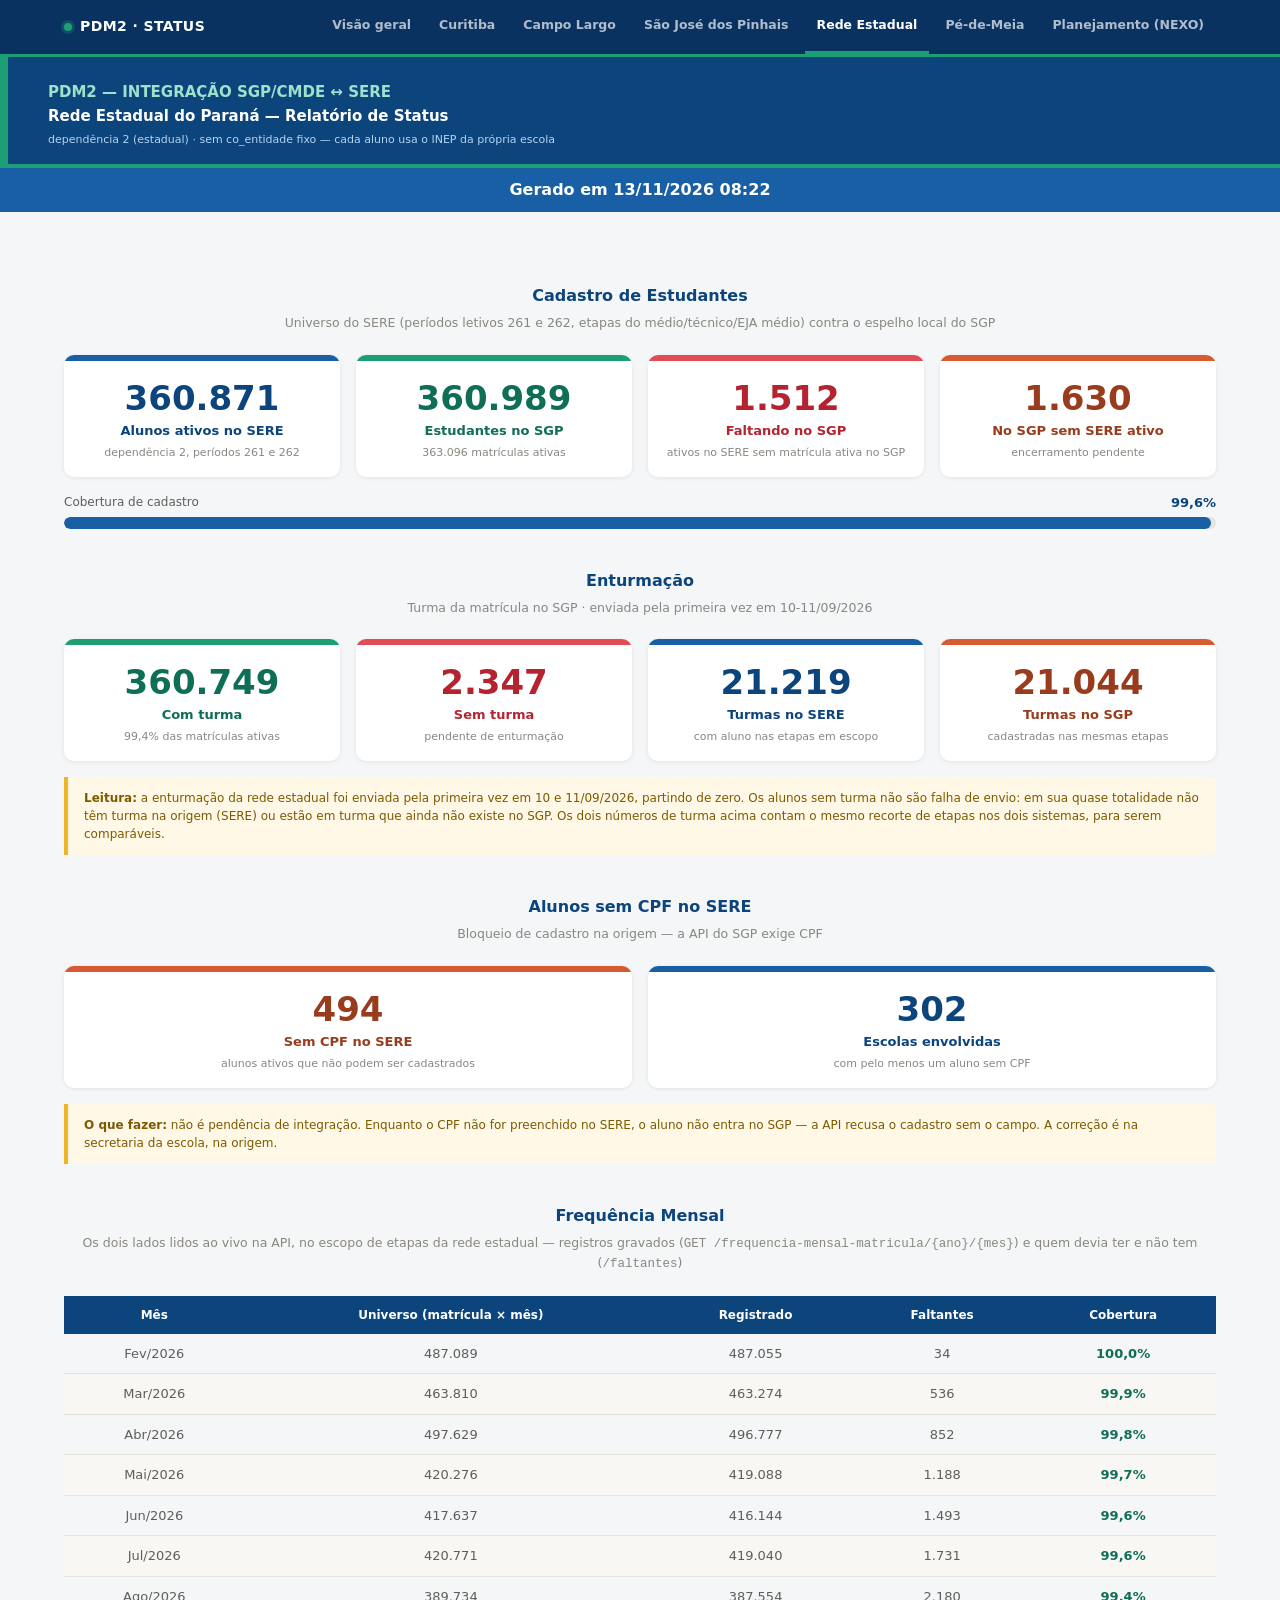
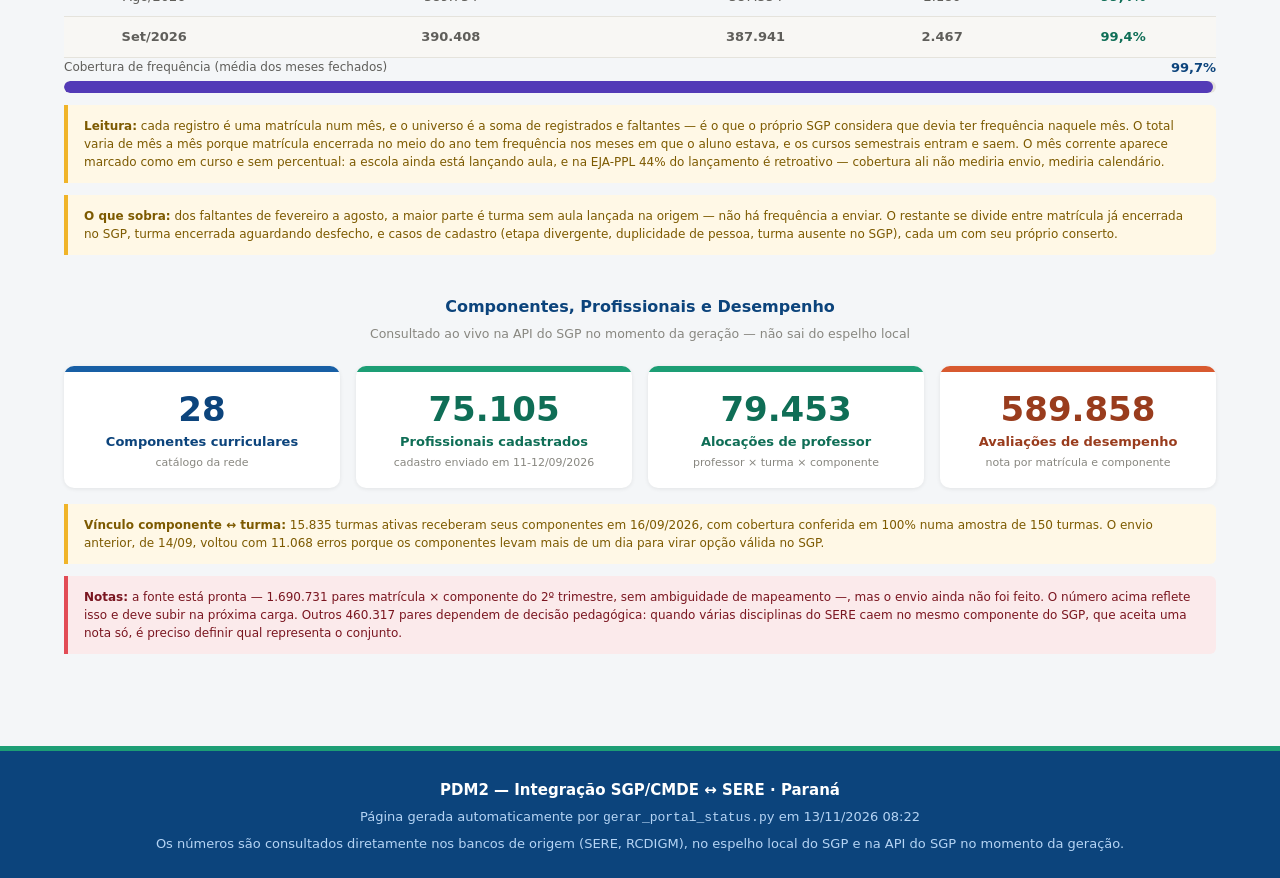
<file: estadual.html>
<!DOCTYPE html>
<html lang="pt-BR">
<head>
<meta charset="UTF-8">
<meta name="viewport" content="width=device-width, initial-scale=1.0">
<title>PDM2 — Rede Estadual — Status</title>
<link rel="stylesheet" href="pdm2-status.css">
</head>
<body>
<div class="topnav"><div class="topnav-inner">
  <a href="status.html" class="topnav-brand"><span class="dot"></span>PDM2 · STATUS</a>
  <div class="topnav-links"><a href="status.html">Visão geral</a><a href="curitiba.html">Curitiba</a><a href="campolargo.html">Campo Largo</a><a href="saojosedospinhais.html">São José dos Pinhais</a><a href="estadual.html" class="active">Rede Estadual</a><a href="pedemeia.html">Pé-de-Meia</a><a href="index.html">Planejamento (NEXO)</a></div>
</div></div>

<div class="header">
  <div class="header-top"><div class="header-titles">
    <h1>PDM2 — INTEGRAÇÃO SGP/CMDE ↔ SERE</h1>
    <h2>Rede Estadual do Paraná — Relatório de Status</h2>
    <p>dependência 2 (estadual) · sem co_entidade fixo — cada aluno usa o INEP da própria escola</p>
  </div></div>
  <div class="header-bottom">Gerado em 13/11/2026 08:22</div>
</div>
<div class="container">
  <div class="section-title">Cadastro de Estudantes</div>
  <div class="section-sub">Universo do SERE (períodos letivos 261 e 262, etapas do médio/técnico/EJA médio) contra o espelho local do SGP</div>
<div class="cards-4" style="display:grid;gap:16px;margin-bottom:16px;grid-template-columns:repeat(4,1fr)"><div class="card c-azul"><div class="card-bar"></div><div class="card-body"><div class="card-num">360.871</div><div class="card-label">Alunos ativos no SERE</div><div class="card-sub">dependência 2, períodos 261 e 262</div></div></div><div class="card c-verde"><div class="card-bar"></div><div class="card-body"><div class="card-num">360.989</div><div class="card-label">Estudantes no SGP</div><div class="card-sub">363.096 matrículas ativas</div></div></div><div class="card c-vermelho"><div class="card-bar"></div><div class="card-body"><div class="card-num">1.512</div><div class="card-label">Faltando no SGP</div><div class="card-sub">ativos no SERE sem matrícula ativa no SGP</div></div></div><div class="card c-laranja"><div class="card-bar"></div><div class="card-body"><div class="card-num">1.630</div><div class="card-label">No SGP sem SERE ativo</div><div class="card-sub">encerramento pendente</div></div></div></div><div class="meter"><div class="meter-head"><span>Cobertura de cadastro</span><b>99,6%</b></div><div class="meter-track"><div class="meter-fill" style="width:99.6%;background:var(--azul2)"></div></div></div>
  <div class="section-title">Enturmação</div>
  <div class="section-sub">Turma da matrícula no SGP · enviada pela primeira vez em 10-11/09/2026</div>
<div class="cards-4" style="display:grid;gap:16px;margin-bottom:16px;grid-template-columns:repeat(4,1fr)"><div class="card c-verde"><div class="card-bar"></div><div class="card-body"><div class="card-num">360.749</div><div class="card-label">Com turma</div><div class="card-sub">99,4% das matrículas ativas</div></div></div><div class="card c-vermelho"><div class="card-bar"></div><div class="card-body"><div class="card-num">2.347</div><div class="card-label">Sem turma</div><div class="card-sub">pendente de enturmação</div></div></div><div class="card c-azul"><div class="card-bar"></div><div class="card-body"><div class="card-num">21.219</div><div class="card-label">Turmas no SERE</div><div class="card-sub">com aluno nas etapas em escopo</div></div></div><div class="card c-laranja"><div class="card-bar"></div><div class="card-body"><div class="card-num">21.044</div><div class="card-label">Turmas no SGP</div><div class="card-sub">cadastradas nas mesmas etapas</div></div></div></div>
  <div class="nota"><strong>Leitura:</strong> a enturmação da rede estadual foi enviada pela primeira vez em 10 e 11/09/2026, partindo de zero. Os alunos sem turma não são falha de envio: em sua quase totalidade não têm turma na origem (SERE) ou estão em turma que ainda não existe no SGP. Os dois números de turma acima contam o mesmo recorte de etapas nos dois sistemas, para serem comparáveis.</div>

  <div class="section-title">Alunos sem CPF no SERE</div>
  <div class="section-sub">Bloqueio de cadastro na origem — a API do SGP exige CPF</div>
<div class="cards-2" style="display:grid;gap:16px;margin-bottom:16px;grid-template-columns:repeat(2,1fr)"><div class="card c-laranja"><div class="card-bar"></div><div class="card-body"><div class="card-num">494</div><div class="card-label">Sem CPF no SERE</div><div class="card-sub">alunos ativos que não podem ser cadastrados</div></div></div><div class="card c-azul"><div class="card-bar"></div><div class="card-body"><div class="card-num">302</div><div class="card-label">Escolas envolvidas</div><div class="card-sub">com pelo menos um aluno sem CPF</div></div></div></div><div class="nota"><strong>O que fazer:</strong> não é pendência de integração. Enquanto o CPF não for preenchido no SERE, o aluno não entra no SGP — a API recusa o cadastro sem o campo. A correção é na secretaria da escola, na origem.</div>
  <div class="section-title">Frequência Mensal</div>
  <div class="section-sub">Os dois lados lidos ao vivo na API, no escopo de etapas da rede estadual — registros gravados (<code>GET /frequencia-mensal-matricula/{ano}/{mes}</code>) e quem devia ter e não tem (<code>/faltantes</code>)</div>
  <div class="table-scroll"><table class="freq-table">
    <thead><tr><th>Mês</th><th>Universo (matrícula × mês)</th><th>Registrado</th><th>Faltantes</th><th>Cobertura</th></tr></thead>
    <tbody><tr><td>Fev/2026</td><td>487.089</td><td>487.055</td><td>34</td><td class="pct-green">100,0%</td></tr><tr><td>Mar/2026</td><td>463.810</td><td>463.274</td><td>536</td><td class="pct-green">99,9%</td></tr><tr><td>Abr/2026</td><td>497.629</td><td>496.777</td><td>852</td><td class="pct-green">99,8%</td></tr><tr><td>Mai/2026</td><td>420.276</td><td>419.088</td><td>1.188</td><td class="pct-green">99,7%</td></tr><tr><td>Jun/2026</td><td>417.637</td><td>416.144</td><td>1.493</td><td class="pct-green">99,6%</td></tr><tr><td>Jul/2026</td><td>420.771</td><td>419.040</td><td>1.731</td><td class="pct-green">99,6%</td></tr><tr><td>Ago/2026</td><td>389.734</td><td>387.554</td><td>2.180</td><td class="pct-green">99,4%</td></tr><tr><td>Set/2026</td><td>390.408</td><td>387.941</td><td>2.467</td><td class="pct-green">99,4%</td></tr></tbody>
  </table></div>
<div class="meter"><div class="meter-head"><span>Cobertura de frequência (média dos meses fechados)</span><b>99,7%</b></div><div class="meter-track"><div class="meter-fill" style="width:99.7%;background:var(--roxo)"></div></div></div>
  <div class="nota"><strong>Leitura:</strong> cada registro é uma matrícula num mês, e o universo é a soma de registrados e faltantes — é o que o próprio SGP considera que devia ter frequência naquele mês. O total varia de mês a mês porque matrícula encerrada no meio do ano tem frequência nos meses em que o aluno estava, e os cursos semestrais entram e saem. O mês corrente aparece marcado como em curso e sem percentual: a escola ainda está lançando aula, e na EJA-PPL 44% do lançamento é retroativo — cobertura ali não mediria envio, mediria calendário.</div>
  <div class="nota"><strong>O que sobra:</strong> dos faltantes de fevereiro a agosto, a maior parte é turma sem aula lançada na origem — não há frequência a enviar. O restante se divide entre matrícula já encerrada no SGP, turma encerrada aguardando desfecho, e casos de cadastro (etapa divergente, duplicidade de pessoa, turma ausente no SGP), cada um com seu próprio conserto.</div>

  <div class="section-title">Componentes, Profissionais e Desempenho</div>
  <div class="section-sub">Consultado ao vivo na API do SGP no momento da geração — não sai do espelho local</div>
<div class="cards-4" style="display:grid;gap:16px;margin-bottom:16px;grid-template-columns:repeat(4,1fr)"><div class="card c-azul"><div class="card-bar"></div><div class="card-body"><div class="card-num">28</div><div class="card-label">Componentes curriculares</div><div class="card-sub">catálogo da rede</div></div></div><div class="card c-verde"><div class="card-bar"></div><div class="card-body"><div class="card-num">75.105</div><div class="card-label">Profissionais cadastrados</div><div class="card-sub">cadastro enviado em 11-12/09/2026</div></div></div><div class="card c-verde"><div class="card-bar"></div><div class="card-body"><div class="card-num">79.453</div><div class="card-label">Alocações de professor</div><div class="card-sub">professor × turma × componente</div></div></div><div class="card c-laranja"><div class="card-bar"></div><div class="card-body"><div class="card-num">589.858</div><div class="card-label">Avaliações de desempenho</div><div class="card-sub">nota por matrícula e componente</div></div></div></div>
  <div class="nota"><strong>Vínculo componente ↔ turma:</strong> 15.835 turmas ativas receberam seus componentes em 16/09/2026, com cobertura conferida em 100% numa amostra de 150 turmas. O envio anterior, de 14/09, voltou com 11.068 erros porque os componentes levam mais de um dia para virar opção válida no SGP.</div>
  <div class="nota nota-erro"><strong>Notas:</strong> a fonte está pronta — 1.690.731 pares matrícula × componente do 2º trimestre, sem ambiguidade de mapeamento —, mas o envio ainda não foi feito. O número acima reflete isso e deve subir na próxima carga. Outros 460.317 pares dependem de decisão pedagógica: quando várias disciplinas do SERE caem no mesmo componente do SGP, que aceita uma nota só, é preciso definir qual representa o conjunto.</div>
</div>
<div class="footer">
  <h3>PDM2 — Integração SGP/CMDE ↔ SERE · Paraná</h3>
  <p>Página gerada automaticamente por <code>gerar_portal_status.py</code> em 13/11/2026 08:22</p>
  <p>Os números são consultados diretamente nos bancos de origem (SERE, RCDIGM), no espelho local do SGP e na API do SGP no momento da geração.</p>
</div>
</body></html>
</file>
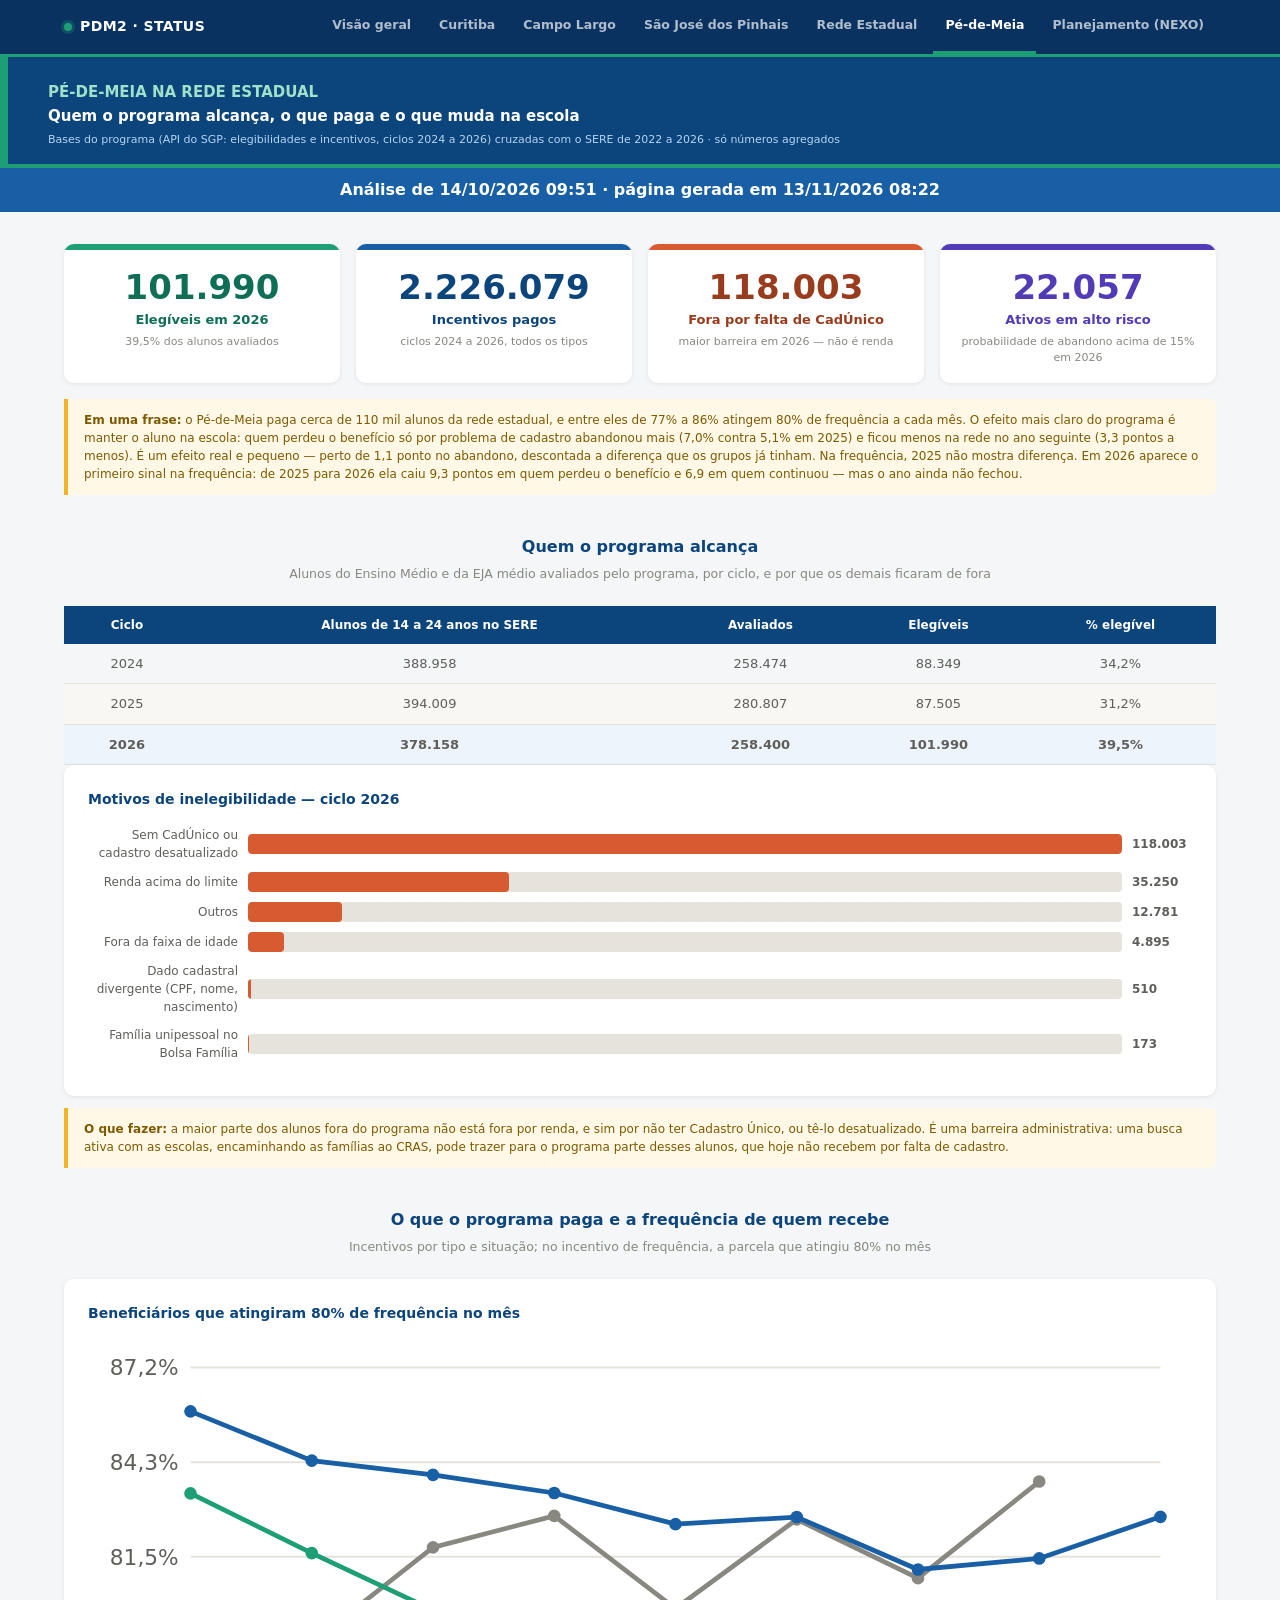
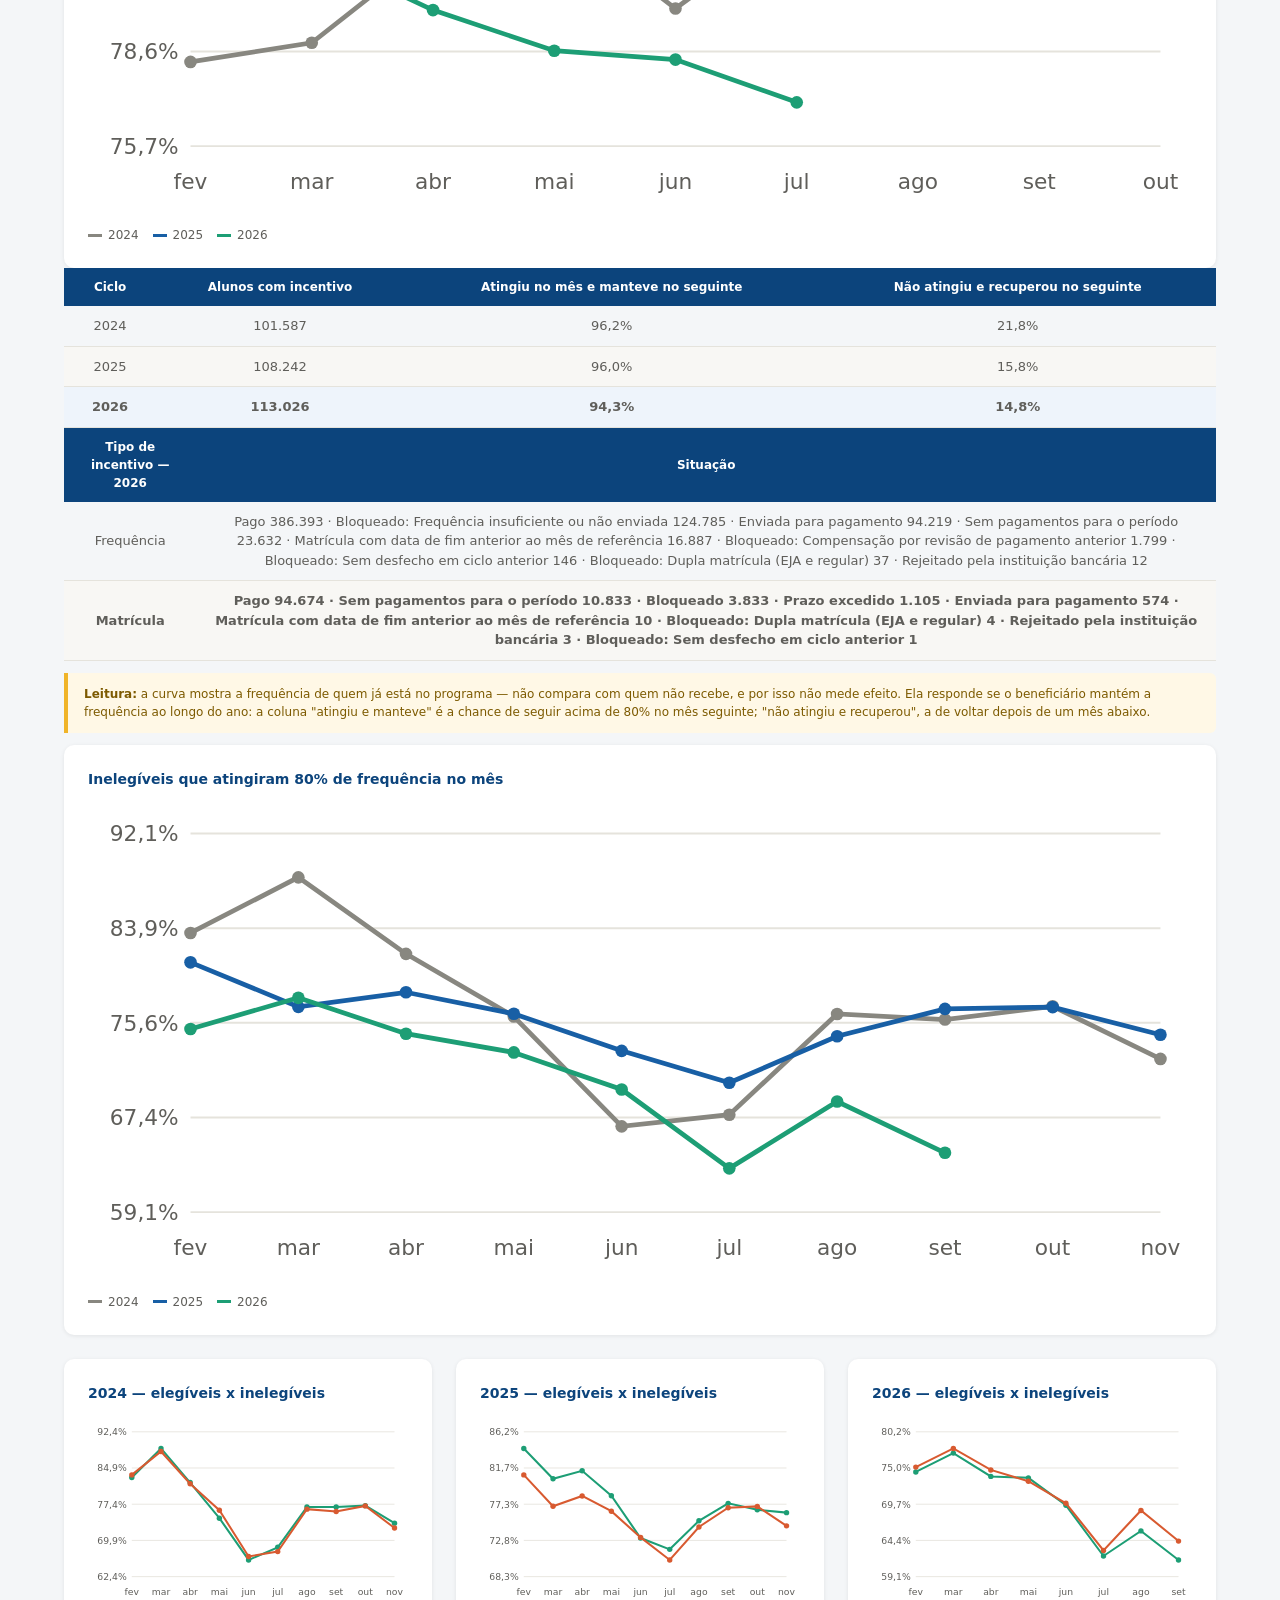
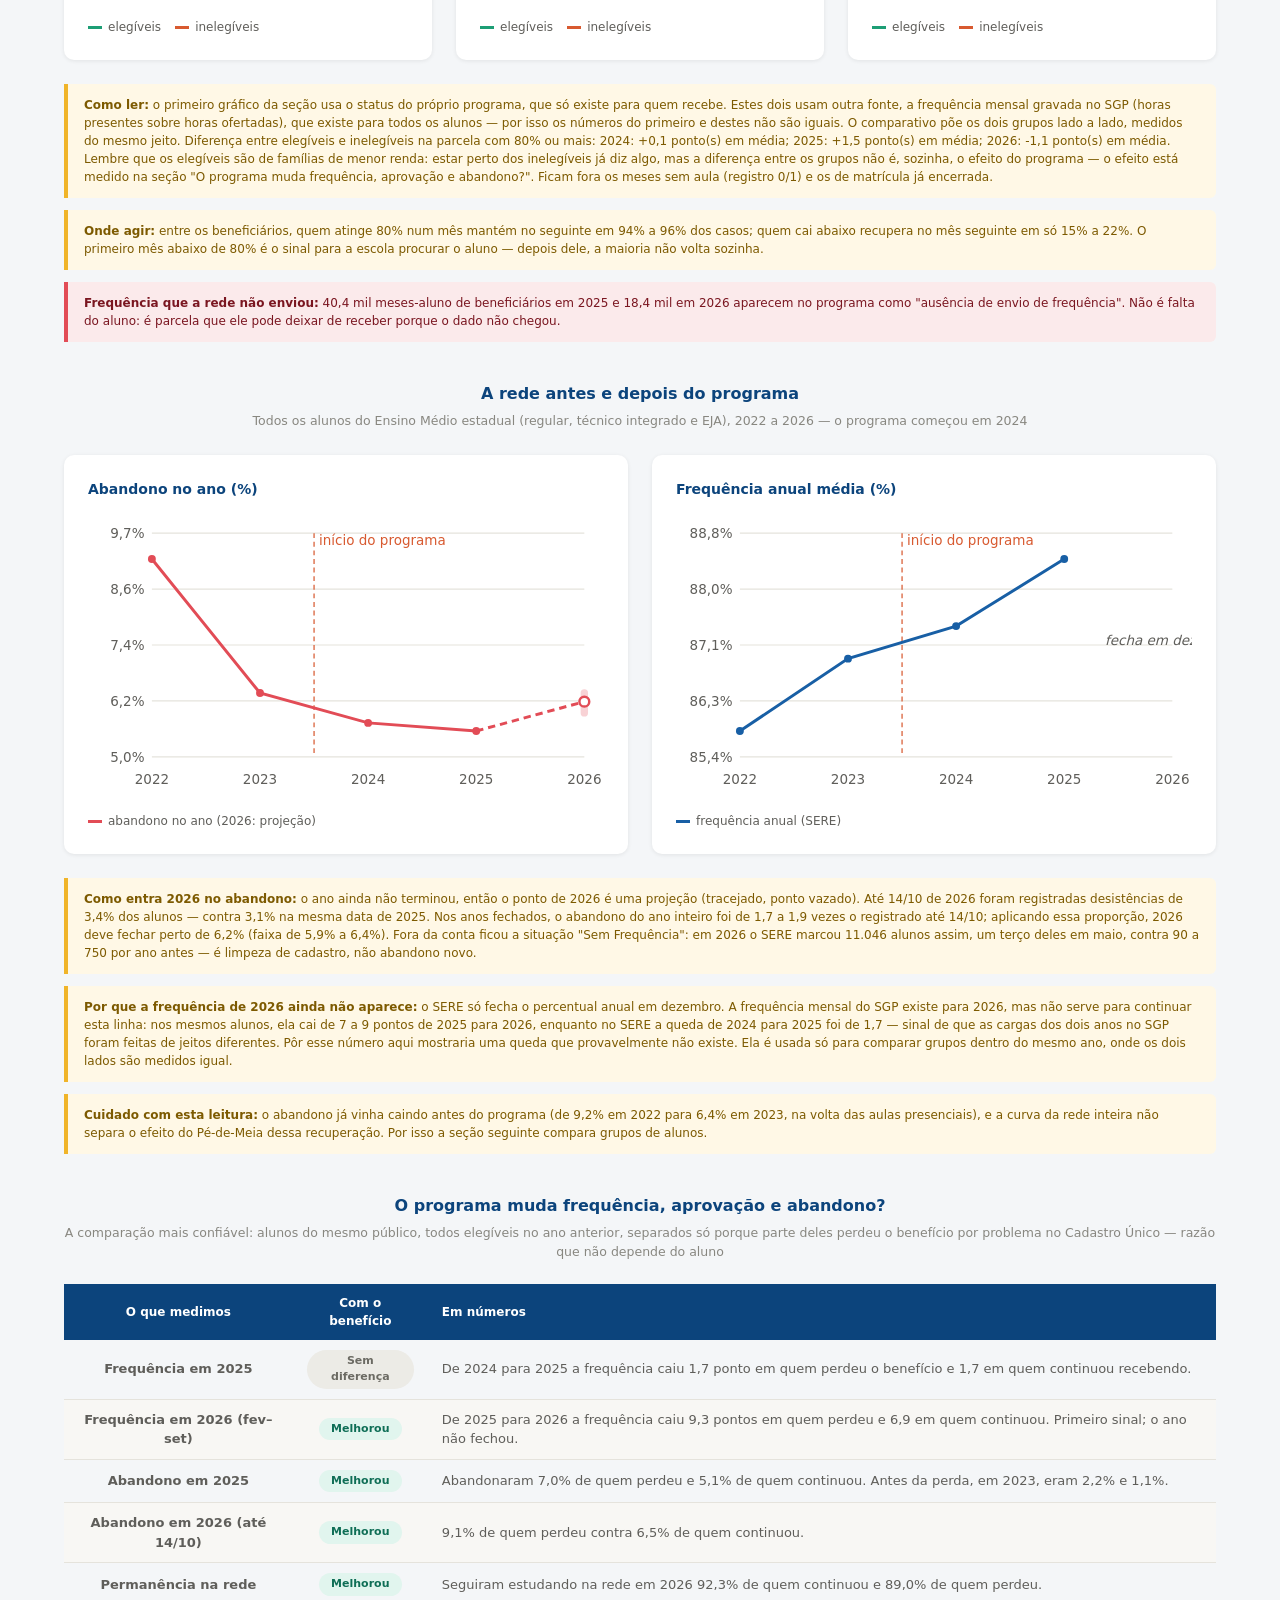
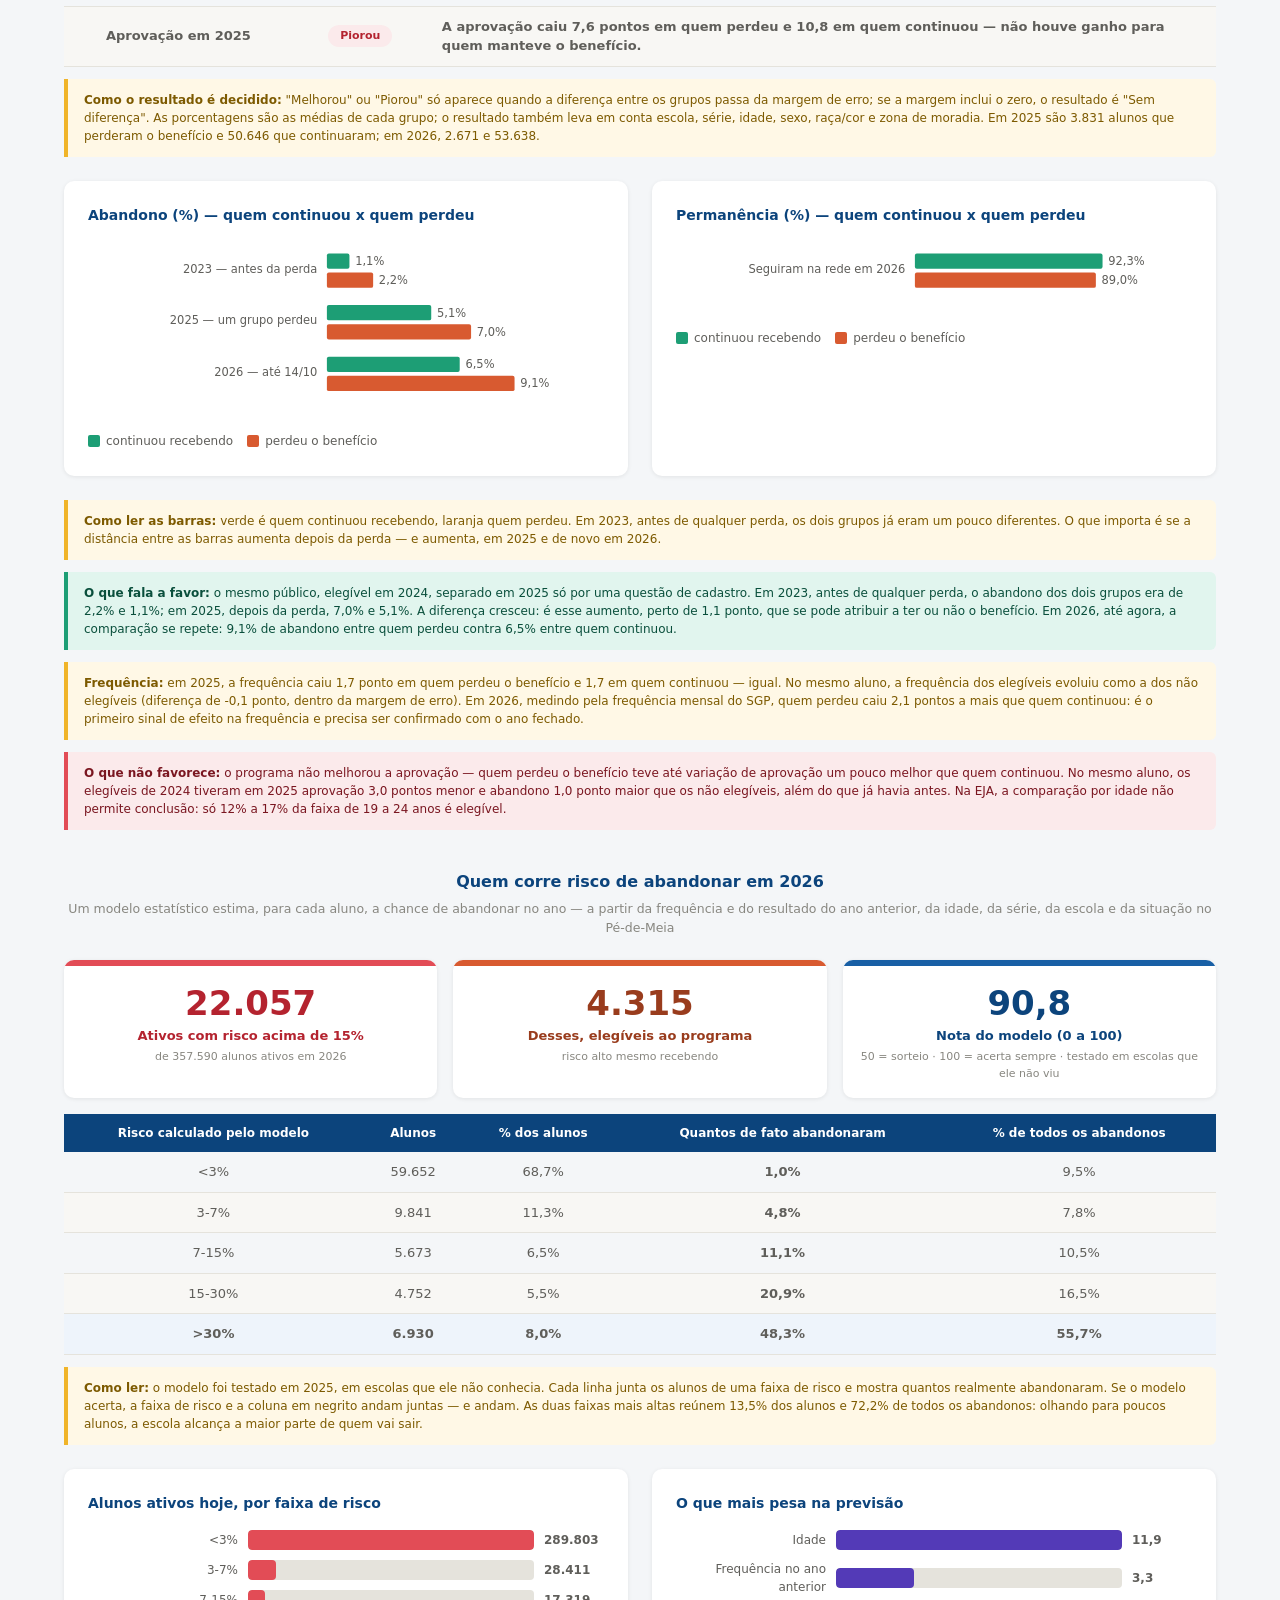
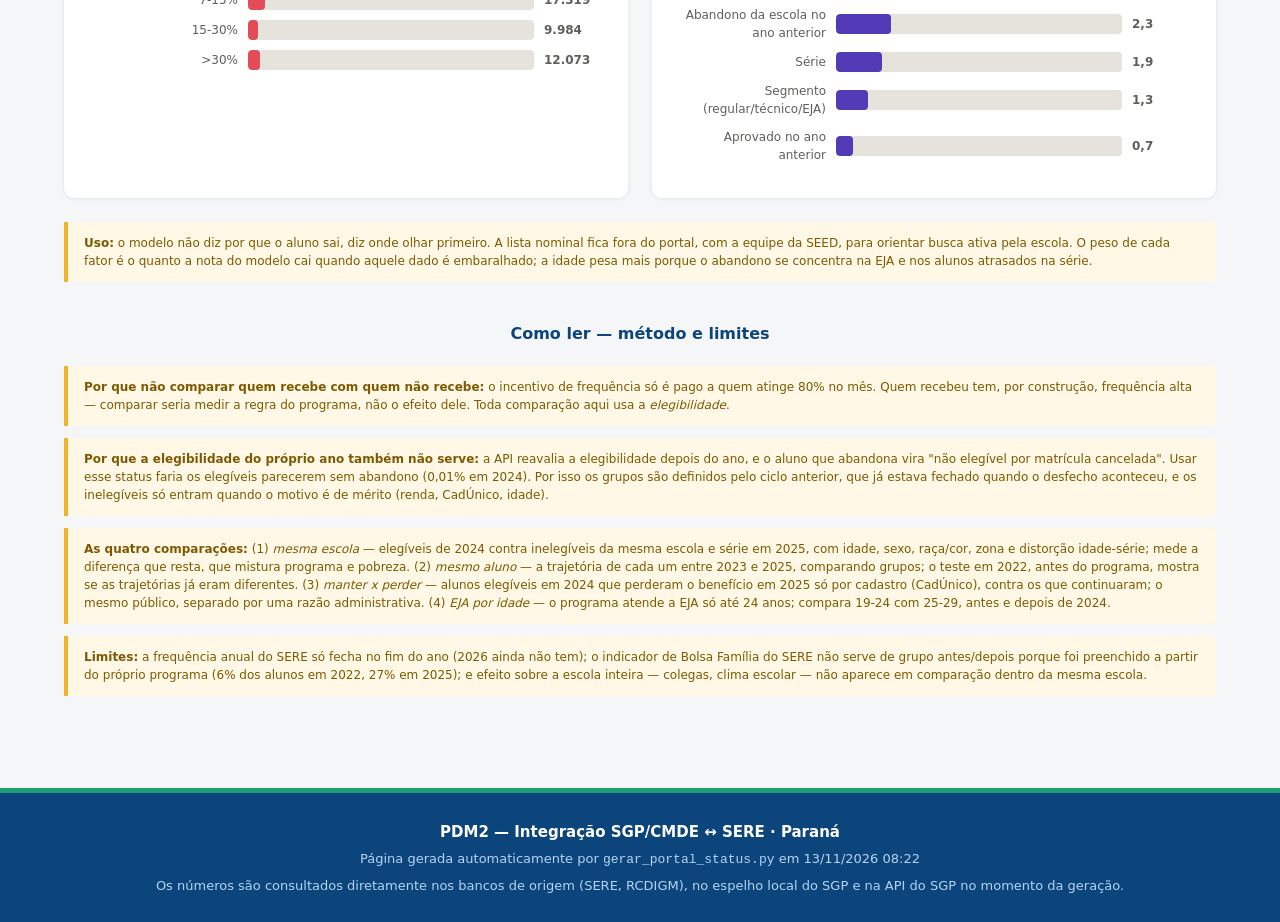
<file: pedemeia.html>
<!DOCTYPE html>
<html lang="pt-BR">
<head>
<meta charset="UTF-8">
<meta name="viewport" content="width=device-width, initial-scale=1.0">
<title>PDM2 — Pé-de-Meia na Rede Estadual</title>
<link rel="stylesheet" href="pdm2-status.css">
</head>
<body>
<div class="topnav"><div class="topnav-inner">
  <a href="status.html" class="topnav-brand"><span class="dot"></span>PDM2 · STATUS</a>
  <div class="topnav-links"><a href="status.html">Visão geral</a><a href="curitiba.html">Curitiba</a><a href="campolargo.html">Campo Largo</a><a href="saojosedospinhais.html">São José dos Pinhais</a><a href="estadual.html">Rede Estadual</a><a href="pedemeia.html" class="active">Pé-de-Meia</a><a href="index.html">Planejamento (NEXO)</a></div>
</div></div>

<div class="header">
  <div class="header-top"><div class="header-titles">
    <h1>PÉ-DE-MEIA NA REDE ESTADUAL</h1>
    <h2>Quem o programa alcança, o que paga e o que muda na escola</h2>
    <p>Bases do programa (API do SGP: elegibilidades e incentivos, ciclos 2024 a 2026) cruzadas com o SERE de 2022 a 2026 · só números agregados</p>
  </div></div>
  <div class="header-bottom">Análise de 14/10/2026 09:51 · página gerada em 13/11/2026 08:22</div>
</div>
<div class="container">
<div style="display:grid;gap:16px;margin-bottom:16px;grid-template-columns:repeat(auto-fit,minmax(200px,1fr))"><div class="card c-verde"><div class="card-bar"></div><div class="card-body"><div class="card-num">101.990</div><div class="card-label">Elegíveis em 2026</div><div class="card-sub">39,5% dos alunos avaliados</div></div></div><div class="card c-azul"><div class="card-bar"></div><div class="card-body"><div class="card-num">2.226.079</div><div class="card-label">Incentivos pagos</div><div class="card-sub">ciclos 2024 a 2026, todos os tipos</div></div></div><div class="card c-laranja"><div class="card-bar"></div><div class="card-body"><div class="card-num">118.003</div><div class="card-label">Fora por falta de CadÚnico</div><div class="card-sub">maior barreira em 2026 — não é renda</div></div></div><div class="card c-roxo"><div class="card-bar"></div><div class="card-body"><div class="card-num">22.057</div><div class="card-label">Ativos em alto risco</div><div class="card-sub">probabilidade de abandono acima de 15% em 2026</div></div></div></div>
  <div class="nota"><strong>Em uma frase:</strong> o Pé-de-Meia paga cerca de 110 mil alunos da rede estadual, e entre eles de 77% a 86% atingem 80% de frequência a cada mês. O efeito mais claro do programa é manter o aluno na escola: quem perdeu o benefício só por problema de cadastro abandonou mais (7,0% contra 5,1% em 2025) e ficou menos na rede no ano seguinte (3,3 pontos a menos). É um efeito real e pequeno — perto de 1,1 ponto no abandono, descontada a diferença que os grupos já tinham. Na frequência, 2025 não mostra diferença. Em 2026 aparece o primeiro sinal na frequência: de 2025 para 2026 ela caiu 9,3 pontos em quem perdeu o benefício e 6,9 em quem continuou — mas o ano ainda não fechou.</div>

  <div class="section-title">Quem o programa alcança</div>
  <div class="section-sub">Alunos do Ensino Médio e da EJA médio avaliados pelo programa, por ciclo, e por que os demais ficaram de fora</div>
  <div class="table-scroll"><table class="freq-table">
    <thead><tr><th>Ciclo</th><th>Alunos de 14 a 24 anos no SERE</th><th>Avaliados</th><th>Elegíveis</th><th>% elegível</th></tr></thead><tbody><tr><td>2024</td><td>388.958</td><td>258.474</td><td>88.349</td><td>34,2%</td></tr><tr><td>2025</td><td>394.009</td><td>280.807</td><td>87.505</td><td>31,2%</td></tr><tr><td>2026</td><td>378.158</td><td>258.400</td><td>101.990</td><td>39,5%</td></tr></tbody></table></div><div class="chart-box full"><h3>Motivos de inelegibilidade — ciclo 2026</h3><div class="bar-row"><div class="bar-label">Sem CadÚnico ou cadastro desatualizado</div><div class="bar-track"><div class="bar-fill" style="width:100.0%;background:var(--laranja)"></div></div><div class="bar-val">118.003</div></div><div class="bar-row"><div class="bar-label">Renda acima do limite</div><div class="bar-track"><div class="bar-fill" style="width:29.9%;background:var(--laranja)"></div></div><div class="bar-val">35.250</div></div><div class="bar-row"><div class="bar-label">Outros</div><div class="bar-track"><div class="bar-fill" style="width:10.8%;background:var(--laranja)"></div></div><div class="bar-val">12.781</div></div><div class="bar-row"><div class="bar-label">Fora da faixa de idade</div><div class="bar-track"><div class="bar-fill" style="width:4.1%;background:var(--laranja)"></div></div><div class="bar-val">4.895</div></div><div class="bar-row"><div class="bar-label">Dado cadastral divergente (CPF, nome, nascimento)</div><div class="bar-track"><div class="bar-fill" style="width:0.4%;background:var(--laranja)"></div></div><div class="bar-val">510</div></div><div class="bar-row"><div class="bar-label">Família unipessoal no Bolsa Família</div><div class="bar-track"><div class="bar-fill" style="width:0.1%;background:var(--laranja)"></div></div><div class="bar-val">173</div></div></div><div class="nota"><strong>O que fazer:</strong> a maior parte dos alunos fora do programa não está fora por renda, e sim por não ter Cadastro Único, ou tê-lo desatualizado. É uma barreira administrativa: uma busca ativa com as escolas, encaminhando as famílias ao CRAS, pode trazer para o programa parte desses alunos, que hoje não recebem por falta de cadastro.</div>
  <div class="section-title">O que o programa paga e a frequência de quem recebe</div>
  <div class="section-sub">Incentivos por tipo e situação; no incentivo de frequência, a parcela que atingiu 80% no mês</div><div class="chart-box full"><h3>Beneficiários que atingiram 80% de frequência no mês</h3><svg viewBox="0 0 560 240" role="img" aria-label="% que atingiu" style="width:100%;height:auto;font:11px system-ui,sans-serif"><line x1="52" x2="544" y1="206.0" y2="206.0" stroke="var(--borda)"/><text x="46" y="210.0" text-anchor="end" fill="var(--cinza)">75,7%</text><line x1="52" x2="544" y1="158.0" y2="158.0" stroke="var(--borda)"/><text x="46" y="162.0" text-anchor="end" fill="var(--cinza)">78,6%</text><line x1="52" x2="544" y1="110.0" y2="110.0" stroke="var(--borda)"/><text x="46" y="114.0" text-anchor="end" fill="var(--cinza)">81,5%</text><line x1="52" x2="544" y1="62.0" y2="62.0" stroke="var(--borda)"/><text x="46" y="66.0" text-anchor="end" fill="var(--cinza)">84,3%</text><line x1="52" x2="544" y1="14.0" y2="14.0" stroke="var(--borda)"/><text x="46" y="18.0" text-anchor="end" fill="var(--cinza)">87,2%</text><text x="52.0" y="228" text-anchor="middle" fill="var(--cinza)">fev</text><text x="113.5" y="228" text-anchor="middle" fill="var(--cinza)">mar</text><text x="175.0" y="228" text-anchor="middle" fill="var(--cinza)">abr</text><text x="236.5" y="228" text-anchor="middle" fill="var(--cinza)">mai</text><text x="298.0" y="228" text-anchor="middle" fill="var(--cinza)">jun</text><text x="359.5" y="228" text-anchor="middle" fill="var(--cinza)">jul</text><text x="421.0" y="228" text-anchor="middle" fill="var(--cinza)">ago</text><text x="482.5" y="228" text-anchor="middle" fill="var(--cinza)">set</text><text x="544.0" y="228" text-anchor="middle" fill="var(--cinza)">out</text><polyline fill="none" stroke="var(--cinza-clr)" stroke-width="2.4" points="52.0,163.3 113.5,153.6 175.0,105.2 236.5,89.2 298.0,136.2 359.5,91.0 421.0,120.8 482.5,71.8"/><circle cx="52.0" cy="163.3" r="3.2" fill="var(--cinza-clr)"/><circle cx="113.5" cy="153.6" r="3.2" fill="var(--cinza-clr)"/><circle cx="175.0" cy="105.2" r="3.2" fill="var(--cinza-clr)"/><circle cx="236.5" cy="89.2" r="3.2" fill="var(--cinza-clr)"/><circle cx="298.0" cy="136.2" r="3.2" fill="var(--cinza-clr)"/><circle cx="359.5" cy="91.0" r="3.2" fill="var(--cinza-clr)"/><circle cx="421.0" cy="120.8" r="3.2" fill="var(--cinza-clr)"/><circle cx="482.5" cy="71.8" r="3.2" fill="var(--cinza-clr)"/><polyline fill="none" stroke="var(--azul2)" stroke-width="2.4" points="52.0,36.2 113.5,61.2 175.0,68.4 236.5,77.6 298.0,93.4 359.5,89.8 421.0,116.4 482.5,110.8 544.0,89.7"/><circle cx="52.0" cy="36.2" r="3.2" fill="var(--azul2)"/><circle cx="113.5" cy="61.2" r="3.2" fill="var(--azul2)"/><circle cx="175.0" cy="68.4" r="3.2" fill="var(--azul2)"/><circle cx="236.5" cy="77.6" r="3.2" fill="var(--azul2)"/><circle cx="298.0" cy="93.4" r="3.2" fill="var(--azul2)"/><circle cx="359.5" cy="89.8" r="3.2" fill="var(--azul2)"/><circle cx="421.0" cy="116.4" r="3.2" fill="var(--azul2)"/><circle cx="482.5" cy="110.8" r="3.2" fill="var(--azul2)"/><circle cx="544.0" cy="89.7" r="3.2" fill="var(--azul2)"/><polyline fill="none" stroke="var(--verde2)" stroke-width="2.4" points="52.0,77.8 113.5,108.1 175.0,137.0 236.5,157.6 298.0,162.1 359.5,183.8"/><circle cx="52.0" cy="77.8" r="3.2" fill="var(--verde2)"/><circle cx="113.5" cy="108.1" r="3.2" fill="var(--verde2)"/><circle cx="175.0" cy="137.0" r="3.2" fill="var(--verde2)"/><circle cx="236.5" cy="157.6" r="3.2" fill="var(--verde2)"/><circle cx="298.0" cy="162.1" r="3.2" fill="var(--verde2)"/><circle cx="359.5" cy="183.8" r="3.2" fill="var(--verde2)"/></svg><div style="font-size:12px;color:var(--cinza);margin-top:4px"><span style="display:inline-flex;align-items:center;gap:6px;margin-right:14px"><i style="width:14px;height:3px;background:var(--cinza-clr);display:inline-block"></i>2024</span><span style="display:inline-flex;align-items:center;gap:6px;margin-right:14px"><i style="width:14px;height:3px;background:var(--azul2);display:inline-block"></i>2025</span><span style="display:inline-flex;align-items:center;gap:6px;margin-right:14px"><i style="width:14px;height:3px;background:var(--verde2);display:inline-block"></i>2026</span></div></div><div class="table-scroll"><table class="freq-table"><thead><tr><th>Ciclo</th><th>Alunos com incentivo</th><th>Atingiu no mês e manteve no seguinte</th><th>Não atingiu e recuperou no seguinte</th></tr></thead><tbody><tr><td>2024</td><td>101.587</td><td>96,2%</td><td>21,8%</td></tr><tr><td>2025</td><td>108.242</td><td>96,0%</td><td>15,8%</td></tr><tr><td>2026</td><td>113.026</td><td>94,3%</td><td>14,8%</td></tr></tbody></table></div><div class="table-scroll"><table class="freq-table"><thead><tr><th>Tipo de incentivo — 2026</th><th>Situação</th></tr></thead><tbody><tr><td>Frequência</td><td>Pago 386.393 · Bloqueado: Frequência insuficiente ou não enviada 124.785 · Enviada para pagamento 94.219 · Sem pagamentos para o período 23.632 · Matrícula com data de fim anterior ao mês de referência 16.887 · Bloqueado: Compensação por revisão de pagamento anterior 1.799 · Bloqueado: Sem desfecho em ciclo anterior 146 · Bloqueado: Dupla matrícula (EJA e regular) 37 · Rejeitado pela instituição bancária 12</td></tr><tr><td>Matrícula</td><td>Pago 94.674 · Sem pagamentos para o período 10.833 · Bloqueado 3.833 · Prazo excedido 1.105 · Enviada para pagamento 574 · Matrícula com data de fim anterior ao mês de referência 10 · Bloqueado: Dupla matrícula (EJA e regular) 4 · Rejeitado pela instituição bancária 3 · Bloqueado: Sem desfecho em ciclo anterior 1</td></tr></tbody></table></div><div class="nota"><strong>Leitura:</strong> a curva mostra a frequência de quem já está no programa — não compara com quem não recebe, e por isso não mede efeito. Ela responde se o beneficiário mantém a frequência ao longo do ano: a coluna "atingiu e manteve" é a chance de seguir acima de 80% no mês seguinte; "não atingiu e recuperou", a de voltar depois de um mês abaixo.</div><div class="chart-box full"><h3>Inelegíveis que atingiram 80% de frequência no mês</h3><svg viewBox="0 0 560 240" role="img" aria-label="% com 80% ou mais" style="width:100%;height:auto;font:11px system-ui,sans-serif"><line x1="52" x2="544" y1="206.0" y2="206.0" stroke="var(--borda)"/><text x="46" y="210.0" text-anchor="end" fill="var(--cinza)">59,1%</text><line x1="52" x2="544" y1="158.0" y2="158.0" stroke="var(--borda)"/><text x="46" y="162.0" text-anchor="end" fill="var(--cinza)">67,4%</text><line x1="52" x2="544" y1="110.0" y2="110.0" stroke="var(--borda)"/><text x="46" y="114.0" text-anchor="end" fill="var(--cinza)">75,6%</text><line x1="52" x2="544" y1="62.0" y2="62.0" stroke="var(--borda)"/><text x="46" y="66.0" text-anchor="end" fill="var(--cinza)">83,9%</text><line x1="52" x2="544" y1="14.0" y2="14.0" stroke="var(--borda)"/><text x="46" y="18.0" text-anchor="end" fill="var(--cinza)">92,1%</text><text x="52.0" y="228" text-anchor="middle" fill="var(--cinza)">fev</text><text x="106.7" y="228" text-anchor="middle" fill="var(--cinza)">mar</text><text x="161.3" y="228" text-anchor="middle" fill="var(--cinza)">abr</text><text x="216.0" y="228" text-anchor="middle" fill="var(--cinza)">mai</text><text x="270.7" y="228" text-anchor="middle" fill="var(--cinza)">jun</text><text x="325.3" y="228" text-anchor="middle" fill="var(--cinza)">jul</text><text x="380.0" y="228" text-anchor="middle" fill="var(--cinza)">ago</text><text x="434.7" y="228" text-anchor="middle" fill="var(--cinza)">set</text><text x="489.3" y="228" text-anchor="middle" fill="var(--cinza)">out</text><text x="544.0" y="228" text-anchor="middle" fill="var(--cinza)">nov</text><polyline fill="none" stroke="var(--cinza-clr)" stroke-width="2.4" points="52.0,64.4 106.7,36.2 161.3,75.0 216.0,106.8 270.7,162.5 325.3,156.6 380.0,105.5 434.7,108.3 489.3,101.6 544.0,128.3"/><circle cx="52.0" cy="64.4" r="3.2" fill="var(--cinza-clr)"/><circle cx="106.7" cy="36.2" r="3.2" fill="var(--cinza-clr)"/><circle cx="161.3" cy="75.0" r="3.2" fill="var(--cinza-clr)"/><circle cx="216.0" cy="106.8" r="3.2" fill="var(--cinza-clr)"/><circle cx="270.7" cy="162.5" r="3.2" fill="var(--cinza-clr)"/><circle cx="325.3" cy="156.6" r="3.2" fill="var(--cinza-clr)"/><circle cx="380.0" cy="105.5" r="3.2" fill="var(--cinza-clr)"/><circle cx="434.7" cy="108.3" r="3.2" fill="var(--cinza-clr)"/><circle cx="489.3" cy="101.6" r="3.2" fill="var(--cinza-clr)"/><circle cx="544.0" cy="128.3" r="3.2" fill="var(--cinza-clr)"/><polyline fill="none" stroke="var(--azul2)" stroke-width="2.4" points="52.0,79.3 106.7,101.9 161.3,94.5 216.0,105.4 270.7,124.2 325.3,140.4 380.0,116.8 434.7,102.9 489.3,102.0 544.0,116.0"/><circle cx="52.0" cy="79.3" r="3.2" fill="var(--azul2)"/><circle cx="106.7" cy="101.9" r="3.2" fill="var(--azul2)"/><circle cx="161.3" cy="94.5" r="3.2" fill="var(--azul2)"/><circle cx="216.0" cy="105.4" r="3.2" fill="var(--azul2)"/><circle cx="270.7" cy="124.2" r="3.2" fill="var(--azul2)"/><circle cx="325.3" cy="140.4" r="3.2" fill="var(--azul2)"/><circle cx="380.0" cy="116.8" r="3.2" fill="var(--azul2)"/><circle cx="434.7" cy="102.9" r="3.2" fill="var(--azul2)"/><circle cx="489.3" cy="102.0" r="3.2" fill="var(--azul2)"/><circle cx="544.0" cy="116.0" r="3.2" fill="var(--azul2)"/><polyline fill="none" stroke="var(--verde2)" stroke-width="2.4" points="52.0,113.1 106.7,97.3 161.3,115.5 216.0,125.0 270.7,143.8 325.3,183.8 380.0,149.9 434.7,175.9"/><circle cx="52.0" cy="113.1" r="3.2" fill="var(--verde2)"/><circle cx="106.7" cy="97.3" r="3.2" fill="var(--verde2)"/><circle cx="161.3" cy="115.5" r="3.2" fill="var(--verde2)"/><circle cx="216.0" cy="125.0" r="3.2" fill="var(--verde2)"/><circle cx="270.7" cy="143.8" r="3.2" fill="var(--verde2)"/><circle cx="325.3" cy="183.8" r="3.2" fill="var(--verde2)"/><circle cx="380.0" cy="149.9" r="3.2" fill="var(--verde2)"/><circle cx="434.7" cy="175.9" r="3.2" fill="var(--verde2)"/></svg><div style="font-size:12px;color:var(--cinza);margin-top:4px"><span style="display:inline-flex;align-items:center;gap:6px;margin-right:14px"><i style="width:14px;height:3px;background:var(--cinza-clr);display:inline-block"></i>2024</span><span style="display:inline-flex;align-items:center;gap:6px;margin-right:14px"><i style="width:14px;height:3px;background:var(--azul2);display:inline-block"></i>2025</span><span style="display:inline-flex;align-items:center;gap:6px;margin-right:14px"><i style="width:14px;height:3px;background:var(--verde2);display:inline-block"></i>2026</span></div></div><div class="charts-row" style="grid-template-columns:repeat(auto-fit,minmax(280px,1fr))"><div class="chart-box"><h3>2024 — elegíveis x inelegíveis</h3><svg viewBox="0 0 380 220" role="img" aria-label="% com 80% ou mais" style="width:100%;height:auto;font:11px system-ui,sans-serif"><line x1="52" x2="364" y1="186.0" y2="186.0" stroke="var(--borda)"/><text x="46" y="190.0" text-anchor="end" fill="var(--cinza)">62,4%</text><line x1="52" x2="364" y1="143.0" y2="143.0" stroke="var(--borda)"/><text x="46" y="147.0" text-anchor="end" fill="var(--cinza)">69,9%</text><line x1="52" x2="364" y1="100.0" y2="100.0" stroke="var(--borda)"/><text x="46" y="104.0" text-anchor="end" fill="var(--cinza)">77,4%</text><line x1="52" x2="364" y1="57.0" y2="57.0" stroke="var(--borda)"/><text x="46" y="61.0" text-anchor="end" fill="var(--cinza)">84,9%</text><line x1="52" x2="364" y1="14.0" y2="14.0" stroke="var(--borda)"/><text x="46" y="18.0" text-anchor="end" fill="var(--cinza)">92,4%</text><text x="52.0" y="208" text-anchor="middle" fill="var(--cinza)">fev</text><text x="86.7" y="208" text-anchor="middle" fill="var(--cinza)">mar</text><text x="121.3" y="208" text-anchor="middle" fill="var(--cinza)">abr</text><text x="156.0" y="208" text-anchor="middle" fill="var(--cinza)">mai</text><text x="190.7" y="208" text-anchor="middle" fill="var(--cinza)">jun</text><text x="225.3" y="208" text-anchor="middle" fill="var(--cinza)">jul</text><text x="260.0" y="208" text-anchor="middle" fill="var(--cinza)">ago</text><text x="294.7" y="208" text-anchor="middle" fill="var(--cinza)">set</text><text x="329.3" y="208" text-anchor="middle" fill="var(--cinza)">out</text><text x="364.0" y="208" text-anchor="middle" fill="var(--cinza)">nov</text><polyline fill="none" stroke="var(--verde2)" stroke-width="2.4" points="52.0,68.3 86.7,33.8 121.3,74.3 156.0,116.6 190.7,166.2 225.3,151.2 260.0,103.2 294.7,103.3 329.3,101.7 364.0,122.5"/><circle cx="52.0" cy="68.3" r="3.2" fill="var(--verde2)"/><circle cx="86.7" cy="33.8" r="3.2" fill="var(--verde2)"/><circle cx="121.3" cy="74.3" r="3.2" fill="var(--verde2)"/><circle cx="156.0" cy="116.6" r="3.2" fill="var(--verde2)"/><circle cx="190.7" cy="166.2" r="3.2" fill="var(--verde2)"/><circle cx="225.3" cy="151.2" r="3.2" fill="var(--verde2)"/><circle cx="260.0" cy="103.2" r="3.2" fill="var(--verde2)"/><circle cx="294.7" cy="103.3" r="3.2" fill="var(--verde2)"/><circle cx="329.3" cy="101.7" r="3.2" fill="var(--verde2)"/><circle cx="364.0" cy="122.5" r="3.2" fill="var(--verde2)"/><polyline fill="none" stroke="var(--laranja)" stroke-width="2.4" points="52.0,65.2 86.7,37.4 121.3,75.7 156.0,107.1 190.7,162.1 225.3,156.3 260.0,105.9 294.7,108.6 329.3,102.0 364.0,128.3"/><circle cx="52.0" cy="65.2" r="3.2" fill="var(--laranja)"/><circle cx="86.7" cy="37.4" r="3.2" fill="var(--laranja)"/><circle cx="121.3" cy="75.7" r="3.2" fill="var(--laranja)"/><circle cx="156.0" cy="107.1" r="3.2" fill="var(--laranja)"/><circle cx="190.7" cy="162.1" r="3.2" fill="var(--laranja)"/><circle cx="225.3" cy="156.3" r="3.2" fill="var(--laranja)"/><circle cx="260.0" cy="105.9" r="3.2" fill="var(--laranja)"/><circle cx="294.7" cy="108.6" r="3.2" fill="var(--laranja)"/><circle cx="329.3" cy="102.0" r="3.2" fill="var(--laranja)"/><circle cx="364.0" cy="128.3" r="3.2" fill="var(--laranja)"/></svg><div style="font-size:12px;color:var(--cinza);margin-top:4px"><span style="display:inline-flex;align-items:center;gap:6px;margin-right:14px"><i style="width:14px;height:3px;background:var(--verde2);display:inline-block"></i>elegíveis</span><span style="display:inline-flex;align-items:center;gap:6px;margin-right:14px"><i style="width:14px;height:3px;background:var(--laranja);display:inline-block"></i>inelegíveis</span></div></div><div class="chart-box"><h3>2025 — elegíveis x inelegíveis</h3><svg viewBox="0 0 380 220" role="img" aria-label="% com 80% ou mais" style="width:100%;height:auto;font:11px system-ui,sans-serif"><line x1="52" x2="364" y1="186.0" y2="186.0" stroke="var(--borda)"/><text x="46" y="190.0" text-anchor="end" fill="var(--cinza)">68,3%</text><line x1="52" x2="364" y1="143.0" y2="143.0" stroke="var(--borda)"/><text x="46" y="147.0" text-anchor="end" fill="var(--cinza)">72,8%</text><line x1="52" x2="364" y1="100.0" y2="100.0" stroke="var(--borda)"/><text x="46" y="104.0" text-anchor="end" fill="var(--cinza)">77,3%</text><line x1="52" x2="364" y1="57.0" y2="57.0" stroke="var(--borda)"/><text x="46" y="61.0" text-anchor="end" fill="var(--cinza)">81,7%</text><line x1="52" x2="364" y1="14.0" y2="14.0" stroke="var(--borda)"/><text x="46" y="18.0" text-anchor="end" fill="var(--cinza)">86,2%</text><text x="52.0" y="208" text-anchor="middle" fill="var(--cinza)">fev</text><text x="86.7" y="208" text-anchor="middle" fill="var(--cinza)">mar</text><text x="121.3" y="208" text-anchor="middle" fill="var(--cinza)">abr</text><text x="156.0" y="208" text-anchor="middle" fill="var(--cinza)">mai</text><text x="190.7" y="208" text-anchor="middle" fill="var(--cinza)">jun</text><text x="225.3" y="208" text-anchor="middle" fill="var(--cinza)">jul</text><text x="260.0" y="208" text-anchor="middle" fill="var(--cinza)">ago</text><text x="294.7" y="208" text-anchor="middle" fill="var(--cinza)">set</text><text x="329.3" y="208" text-anchor="middle" fill="var(--cinza)">out</text><text x="364.0" y="208" text-anchor="middle" fill="var(--cinza)">nov</text><polyline fill="none" stroke="var(--verde2)" stroke-width="2.4" points="52.0,33.8 86.7,69.8 121.3,60.3 156.0,89.9 190.7,140.2 225.3,153.6 260.0,119.7 294.7,99.0 329.3,106.6 364.0,110.0"/><circle cx="52.0" cy="33.8" r="3.2" fill="var(--verde2)"/><circle cx="86.7" cy="69.8" r="3.2" fill="var(--verde2)"/><circle cx="121.3" cy="60.3" r="3.2" fill="var(--verde2)"/><circle cx="156.0" cy="89.9" r="3.2" fill="var(--verde2)"/><circle cx="190.7" cy="140.2" r="3.2" fill="var(--verde2)"/><circle cx="225.3" cy="153.6" r="3.2" fill="var(--verde2)"/><circle cx="260.0" cy="119.7" r="3.2" fill="var(--verde2)"/><circle cx="294.7" cy="99.0" r="3.2" fill="var(--verde2)"/><circle cx="329.3" cy="106.6" r="3.2" fill="var(--verde2)"/><circle cx="364.0" cy="110.0" r="3.2" fill="var(--verde2)"/><polyline fill="none" stroke="var(--laranja)" stroke-width="2.4" points="52.0,65.2 86.7,102.5 121.3,90.2 156.0,108.3 190.7,139.4 225.3,166.2 260.0,127.1 294.7,104.2 329.3,102.6 364.0,125.7"/><circle cx="52.0" cy="65.2" r="3.2" fill="var(--laranja)"/><circle cx="86.7" cy="102.5" r="3.2" fill="var(--laranja)"/><circle cx="121.3" cy="90.2" r="3.2" fill="var(--laranja)"/><circle cx="156.0" cy="108.3" r="3.2" fill="var(--laranja)"/><circle cx="190.7" cy="139.4" r="3.2" fill="var(--laranja)"/><circle cx="225.3" cy="166.2" r="3.2" fill="var(--laranja)"/><circle cx="260.0" cy="127.1" r="3.2" fill="var(--laranja)"/><circle cx="294.7" cy="104.2" r="3.2" fill="var(--laranja)"/><circle cx="329.3" cy="102.6" r="3.2" fill="var(--laranja)"/><circle cx="364.0" cy="125.7" r="3.2" fill="var(--laranja)"/></svg><div style="font-size:12px;color:var(--cinza);margin-top:4px"><span style="display:inline-flex;align-items:center;gap:6px;margin-right:14px"><i style="width:14px;height:3px;background:var(--verde2);display:inline-block"></i>elegíveis</span><span style="display:inline-flex;align-items:center;gap:6px;margin-right:14px"><i style="width:14px;height:3px;background:var(--laranja);display:inline-block"></i>inelegíveis</span></div></div><div class="chart-box"><h3>2026 — elegíveis x inelegíveis</h3><svg viewBox="0 0 380 220" role="img" aria-label="% com 80% ou mais" style="width:100%;height:auto;font:11px system-ui,sans-serif"><line x1="52" x2="364" y1="186.0" y2="186.0" stroke="var(--borda)"/><text x="46" y="190.0" text-anchor="end" fill="var(--cinza)">59,1%</text><line x1="52" x2="364" y1="143.0" y2="143.0" stroke="var(--borda)"/><text x="46" y="147.0" text-anchor="end" fill="var(--cinza)">64,4%</text><line x1="52" x2="364" y1="100.0" y2="100.0" stroke="var(--borda)"/><text x="46" y="104.0" text-anchor="end" fill="var(--cinza)">69,7%</text><line x1="52" x2="364" y1="57.0" y2="57.0" stroke="var(--borda)"/><text x="46" y="61.0" text-anchor="end" fill="var(--cinza)">75,0%</text><line x1="52" x2="364" y1="14.0" y2="14.0" stroke="var(--borda)"/><text x="46" y="18.0" text-anchor="end" fill="var(--cinza)">80,2%</text><text x="52.0" y="208" text-anchor="middle" fill="var(--cinza)">fev</text><text x="96.6" y="208" text-anchor="middle" fill="var(--cinza)">mar</text><text x="141.1" y="208" text-anchor="middle" fill="var(--cinza)">abr</text><text x="185.7" y="208" text-anchor="middle" fill="var(--cinza)">mai</text><text x="230.3" y="208" text-anchor="middle" fill="var(--cinza)">jun</text><text x="274.9" y="208" text-anchor="middle" fill="var(--cinza)">jul</text><text x="319.4" y="208" text-anchor="middle" fill="var(--cinza)">ago</text><text x="364.0" y="208" text-anchor="middle" fill="var(--cinza)">set</text><polyline fill="none" stroke="var(--verde2)" stroke-width="2.4" points="52.0,61.7 96.6,39.3 141.1,67.0 185.7,68.7 230.3,101.3 274.9,161.5 319.4,131.7 364.0,166.2"/><circle cx="52.0" cy="61.7" r="3.2" fill="var(--verde2)"/><circle cx="96.6" cy="39.3" r="3.2" fill="var(--verde2)"/><circle cx="141.1" cy="67.0" r="3.2" fill="var(--verde2)"/><circle cx="185.7" cy="68.7" r="3.2" fill="var(--verde2)"/><circle cx="230.3" cy="101.3" r="3.2" fill="var(--verde2)"/><circle cx="274.9" cy="161.5" r="3.2" fill="var(--verde2)"/><circle cx="319.4" cy="131.7" r="3.2" fill="var(--verde2)"/><circle cx="364.0" cy="166.2" r="3.2" fill="var(--verde2)"/><polyline fill="none" stroke="var(--laranja)" stroke-width="2.4" points="52.0,55.9 96.6,33.8 141.1,59.3 185.7,72.7 230.3,98.9 274.9,154.9 319.4,107.4 364.0,143.8"/><circle cx="52.0" cy="55.9" r="3.2" fill="var(--laranja)"/><circle cx="96.6" cy="33.8" r="3.2" fill="var(--laranja)"/><circle cx="141.1" cy="59.3" r="3.2" fill="var(--laranja)"/><circle cx="185.7" cy="72.7" r="3.2" fill="var(--laranja)"/><circle cx="230.3" cy="98.9" r="3.2" fill="var(--laranja)"/><circle cx="274.9" cy="154.9" r="3.2" fill="var(--laranja)"/><circle cx="319.4" cy="107.4" r="3.2" fill="var(--laranja)"/><circle cx="364.0" cy="143.8" r="3.2" fill="var(--laranja)"/></svg><div style="font-size:12px;color:var(--cinza);margin-top:4px"><span style="display:inline-flex;align-items:center;gap:6px;margin-right:14px"><i style="width:14px;height:3px;background:var(--verde2);display:inline-block"></i>elegíveis</span><span style="display:inline-flex;align-items:center;gap:6px;margin-right:14px"><i style="width:14px;height:3px;background:var(--laranja);display:inline-block"></i>inelegíveis</span></div></div></div><div class="nota"><strong>Como ler:</strong> o primeiro gráfico da seção usa o status do próprio programa, que só existe para quem recebe. Estes dois usam outra fonte, a frequência mensal gravada no SGP (horas presentes sobre horas ofertadas), que existe para todos os alunos — por isso os números do primeiro e destes não são iguais. O comparativo põe os dois grupos lado a lado, medidos do mesmo jeito. Diferença entre elegíveis e inelegíveis na parcela com 80% ou mais: 2024: +0,1 ponto(s) em média; 2025: +1,5 ponto(s) em média; 2026: -1,1 ponto(s) em média. Lembre que os elegíveis são de famílias de menor renda: estar perto dos inelegíveis já diz algo, mas a diferença entre os grupos não é, sozinha, o efeito do programa — o efeito está medido na seção "O programa muda frequência, aprovação e abandono?". Ficam fora os meses sem aula (registro 0/1) e os de matrícula já encerrada.</div>
  <div class="nota"><strong>Onde agir:</strong> entre os beneficiários, quem atinge 80% num mês mantém no seguinte em 94% a 96% dos casos; quem cai abaixo recupera no mês seguinte em só 15% a 22%. O primeiro mês abaixo de 80% é o sinal para a escola procurar o aluno — depois dele, a maioria não volta sozinha.</div>
  <div class="nota nota-erro"><strong>Frequência que a rede não enviou:</strong> 40,4 mil meses-aluno de beneficiários em 2025 e 18,4 mil em 2026 aparecem no programa como "ausência de envio de frequência". Não é falta do aluno: é parcela que ele pode deixar de receber porque o dado não chegou.</div>

  <div class="section-title">A rede antes e depois do programa</div>
  <div class="section-sub">Todos os alunos do Ensino Médio estadual (regular, técnico integrado e EJA), 2022 a 2026 — o programa começou em 2024</div>
  <div class="charts-row"><div class="chart-box"><h3>Abandono no ano (%)</h3><svg viewBox="0 0 420 230" role="img" aria-label="abandono" style="width:100%;height:auto;font:11px system-ui,sans-serif"><line x1="52" x2="404" y1="196.0" y2="196.0" stroke="var(--borda)"/><text x="46" y="200.0" text-anchor="end" fill="var(--cinza)">5,0%</text><line x1="52" x2="404" y1="150.5" y2="150.5" stroke="var(--borda)"/><text x="46" y="154.5" text-anchor="end" fill="var(--cinza)">6,2%</text><line x1="52" x2="404" y1="105.0" y2="105.0" stroke="var(--borda)"/><text x="46" y="109.0" text-anchor="end" fill="var(--cinza)">7,4%</text><line x1="52" x2="404" y1="59.5" y2="59.5" stroke="var(--borda)"/><text x="46" y="63.5" text-anchor="end" fill="var(--cinza)">8,6%</text><line x1="52" x2="404" y1="14.0" y2="14.0" stroke="var(--borda)"/><text x="46" y="18.0" text-anchor="end" fill="var(--cinza)">9,7%</text><text x="52.0" y="218" text-anchor="middle" fill="var(--cinza)">2022</text><text x="140.0" y="218" text-anchor="middle" fill="var(--cinza)">2023</text><text x="228.0" y="218" text-anchor="middle" fill="var(--cinza)">2024</text><text x="316.0" y="218" text-anchor="middle" fill="var(--cinza)">2025</text><text x="404.0" y="218" text-anchor="middle" fill="var(--cinza)">2026</text><line x1="184.0" x2="184.0" y1="14" y2="196" stroke="var(--laranja)" stroke-dasharray="4 3"/><text x="188.0" y="24" fill="var(--laranja)">início do programa</text><polyline fill="none" stroke="var(--vermelho2)" stroke-width="2.4" points="52.0,35.0 140.0,144.1 228.0,168.4 316.0,175.0"/><polyline fill="none" stroke="var(--vermelho2)" stroke-width="2.4" stroke-dasharray="6 4" points="316.0,175.0 404.0,151.1"/><line x1="404.0" x2="404.0" y1="160.3" y2="144.1" stroke="var(--vermelho2)" stroke-width="6" stroke-opacity=".25" stroke-linecap="round"/><circle cx="52.0" cy="35.0" r="3.2" fill="var(--vermelho2)"/><circle cx="140.0" cy="144.1" r="3.2" fill="var(--vermelho2)"/><circle cx="228.0" cy="168.4" r="3.2" fill="var(--vermelho2)"/><circle cx="316.0" cy="175.0" r="3.2" fill="var(--vermelho2)"/><circle cx="404.0" cy="151.1" r="4" fill="var(--branco)" stroke="var(--vermelho2)" stroke-width="2"/></svg><div style="font-size:12px;color:var(--cinza);margin-top:4px"><span style="display:inline-flex;align-items:center;gap:6px;margin-right:14px"><i style="width:14px;height:3px;background:var(--vermelho2);display:inline-block"></i>abandono no ano (2026: projeção)</span></div></div><div class="chart-box"><h3>Frequência anual média (%)</h3><svg viewBox="0 0 420 230" role="img" aria-label="frequência" style="width:100%;height:auto;font:11px system-ui,sans-serif"><line x1="52" x2="404" y1="196.0" y2="196.0" stroke="var(--borda)"/><text x="46" y="200.0" text-anchor="end" fill="var(--cinza)">85,4%</text><line x1="52" x2="404" y1="150.5" y2="150.5" stroke="var(--borda)"/><text x="46" y="154.5" text-anchor="end" fill="var(--cinza)">86,3%</text><line x1="52" x2="404" y1="105.0" y2="105.0" stroke="var(--borda)"/><text x="46" y="109.0" text-anchor="end" fill="var(--cinza)">87,1%</text><line x1="52" x2="404" y1="59.5" y2="59.5" stroke="var(--borda)"/><text x="46" y="63.5" text-anchor="end" fill="var(--cinza)">88,0%</text><line x1="52" x2="404" y1="14.0" y2="14.0" stroke="var(--borda)"/><text x="46" y="18.0" text-anchor="end" fill="var(--cinza)">88,8%</text><text x="52.0" y="218" text-anchor="middle" fill="var(--cinza)">2022</text><text x="140.0" y="218" text-anchor="middle" fill="var(--cinza)">2023</text><text x="228.0" y="218" text-anchor="middle" fill="var(--cinza)">2024</text><text x="316.0" y="218" text-anchor="middle" fill="var(--cinza)">2025</text><text x="404.0" y="218" text-anchor="middle" fill="var(--cinza)">2026</text><line x1="184.0" x2="184.0" y1="14" y2="196" stroke="var(--laranja)" stroke-dasharray="4 3"/><text x="188.0" y="24" fill="var(--laranja)">início do programa</text><text x="404.0" y="105.0" text-anchor="middle" fill="var(--cinza)" font-style="italic">fecha em dezembro</text><polyline fill="none" stroke="var(--azul2)" stroke-width="2.4" points="52.0,175.0 140.0,116.1 228.0,89.6 316.0,35.0"/><circle cx="52.0" cy="175.0" r="3.2" fill="var(--azul2)"/><circle cx="140.0" cy="116.1" r="3.2" fill="var(--azul2)"/><circle cx="228.0" cy="89.6" r="3.2" fill="var(--azul2)"/><circle cx="316.0" cy="35.0" r="3.2" fill="var(--azul2)"/></svg><div style="font-size:12px;color:var(--cinza);margin-top:4px"><span style="display:inline-flex;align-items:center;gap:6px;margin-right:14px"><i style="width:14px;height:3px;background:var(--azul2);display:inline-block"></i>frequência anual (SERE)</span></div></div></div><div class="nota"><strong>Como entra 2026 no abandono:</strong> o ano ainda não terminou, então o ponto de 2026 é uma projeção (tracejado, ponto vazado). Até 14/10 de 2026 foram registradas desistências de 3,4% dos alunos — contra 3,1% na mesma data de 2025. Nos anos fechados, o abandono do ano inteiro foi de 1,7 a 1,9 vezes o registrado até 14/10; aplicando essa proporção, 2026 deve fechar perto de 6,2% (faixa de 5,9% a 6,4%). Fora da conta ficou a situação "Sem Frequência": em 2026 o SERE marcou 11.046 alunos assim, um terço deles em maio, contra 90 a 750 por ano antes — é limpeza de cadastro, não abandono novo.</div><div class="nota"><strong>Por que a frequência de 2026 ainda não aparece:</strong> o SERE só fecha o percentual anual em dezembro. A frequência mensal do SGP existe para 2026, mas não serve para continuar esta linha: nos mesmos alunos, ela cai de 7 a 9 pontos de 2025 para 2026, enquanto no SERE a queda de 2024 para 2025 foi de 1,7 — sinal de que as cargas dos dois anos no SGP foram feitas de jeitos diferentes. Pôr esse número aqui mostraria uma queda que provavelmente não existe. Ela é usada só para comparar grupos dentro do mesmo ano, onde os dois lados são medidos igual.</div><div class="nota"><strong>Cuidado com esta leitura:</strong> o abandono já vinha caindo antes do programa (de 9,2% em 2022 para 6,4% em 2023, na volta das aulas presenciais), e a curva da rede inteira não separa o efeito do Pé-de-Meia dessa recuperação. Por isso a seção seguinte compara grupos de alunos.</div>
  <div class="section-title">O programa muda frequência, aprovação e abandono?</div>
  <div class="section-sub">A comparação mais confiável: alunos do mesmo público, todos elegíveis no ano anterior, separados só porque parte deles perdeu o benefício por problema no Cadastro Único — razão que não depende do aluno</div><div class="table-scroll"><table class="freq-table"><thead><tr><th>O que medimos</th><th>Com o benefício</th><th style="text-align:left">Em números</th></tr></thead><tbody><tr><td><strong>Frequência em 2025</strong></td><td><span class="status-pill sp-off">Sem diferença</span></td><td style="text-align:left">De 2024 para 2025 a frequência caiu 1,7 ponto em quem perdeu o benefício e 1,7 em quem continuou recebendo.</td></tr><tr><td><strong>Frequência em 2026 (fev–set)</strong></td><td><span class="status-pill sp-ok">Melhorou</span></td><td style="text-align:left">De 2025 para 2026 a frequência caiu 9,3 pontos em quem perdeu e 6,9 em quem continuou. Primeiro sinal; o ano não fechou.</td></tr><tr><td><strong>Abandono em 2025</strong></td><td><span class="status-pill sp-ok">Melhorou</span></td><td style="text-align:left">Abandonaram 7,0% de quem perdeu e 5,1% de quem continuou. Antes da perda, em 2023, eram 2,2% e 1,1%.</td></tr><tr><td><strong>Abandono em 2026 (até 14/10)</strong></td><td><span class="status-pill sp-ok">Melhorou</span></td><td style="text-align:left">9,1% de quem perdeu contra 6,5% de quem continuou.</td></tr><tr><td><strong>Permanência na rede</strong></td><td><span class="status-pill sp-ok">Melhorou</span></td><td style="text-align:left">Seguiram estudando na rede em 2026 92,3% de quem continuou e 89,0% de quem perdeu.</td></tr><tr><td><strong>Aprovação em 2025</strong></td><td><span class="status-pill sp-erro">Piorou</span></td><td style="text-align:left">A aprovação caiu 7,6 pontos em quem perdeu e 10,8 em quem continuou — não houve ganho para quem manteve o benefício.</td></tr></tbody></table></div><div class="nota"><strong>Como o resultado é decidido:</strong> "Melhorou" ou "Piorou" só aparece quando a diferença entre os grupos passa da margem de erro; se a margem inclui o zero, o resultado é "Sem diferença". As porcentagens são as médias de cada grupo; o resultado também leva em conta escola, série, idade, sexo, raça/cor e zona de moradia. Em 2025 são 3.831 alunos que perderam o benefício e 50.646 que continuaram; em 2026, 2.671 e 53.638.</div><div class="charts-row"><div class="chart-box"><h3>Abandono (%) — quem continuou x quem perdeu</h3><svg viewBox="0 0 540 188" style="width:100%;height:auto;font:12px system-ui,sans-serif" role="img"><text x="240" y="32" text-anchor="end" fill="var(--cinza)">2023 — antes da perda</text><rect x="250" y="12" width="23.6" height="16" rx="2" fill="var(--verde2)"/><text x="279.6" y="24" fill="var(--cinza)">1,1%</text><rect x="250" y="32" width="48.4" height="16" rx="2" fill="var(--laranja)"/><text x="304.4" y="44" fill="var(--cinza)">2,2%</text><text x="240" y="86" text-anchor="end" fill="var(--cinza)">2025 — um grupo perdeu</text><rect x="250" y="66" width="109.2" height="16" rx="2" fill="var(--verde2)"/><text x="365.2" y="78" fill="var(--cinza)">5,1%</text><rect x="250" y="86" width="150.9" height="16" rx="2" fill="var(--laranja)"/><text x="406.9" y="98" fill="var(--cinza)">7,0%</text><text x="240" y="140" text-anchor="end" fill="var(--cinza)">2026 — até 14/10</text><rect x="250" y="120" width="139.0" height="16" rx="2" fill="var(--verde2)"/><text x="395.0" y="132" fill="var(--cinza)">6,5%</text><rect x="250" y="140" width="196.4" height="16" rx="2" fill="var(--laranja)"/><text x="452.4" y="152" fill="var(--cinza)">9,1%</text></svg><div style="font-size:12px;color:var(--cinza);margin-top:4px"><span style="display:inline-flex;align-items:center;gap:6px;margin-right:14px"><i style="width:12px;height:12px;background:var(--verde2);display:inline-block;border-radius:2px"></i>continuou recebendo</span><span style="display:inline-flex;align-items:center;gap:6px;margin-right:14px"><i style="width:12px;height:12px;background:var(--laranja);display:inline-block;border-radius:2px"></i>perdeu o benefício</span></div></div><div class="chart-box"><h3>Permanência (%) — quem continuou x quem perdeu</h3><svg viewBox="0 0 540 80" style="width:100%;height:auto;font:12px system-ui,sans-serif" role="img"><text x="240" y="32" text-anchor="end" fill="var(--cinza)">Seguiram na rede em 2026</text><rect x="250" y="12" width="196.4" height="16" rx="2" fill="var(--verde2)"/><text x="452.4" y="24" fill="var(--cinza)">92,3%</text><rect x="250" y="32" width="189.4" height="16" rx="2" fill="var(--laranja)"/><text x="445.4" y="44" fill="var(--cinza)">89,0%</text></svg><div style="font-size:12px;color:var(--cinza);margin-top:4px"><span style="display:inline-flex;align-items:center;gap:6px;margin-right:14px"><i style="width:12px;height:12px;background:var(--verde2);display:inline-block;border-radius:2px"></i>continuou recebendo</span><span style="display:inline-flex;align-items:center;gap:6px;margin-right:14px"><i style="width:12px;height:12px;background:var(--laranja);display:inline-block;border-radius:2px"></i>perdeu o benefício</span></div></div></div><div class="nota"><strong>Como ler as barras:</strong> verde é quem continuou recebendo, laranja quem perdeu. Em 2023, antes de qualquer perda, os dois grupos já eram um pouco diferentes. O que importa é se a distância entre as barras aumenta depois da perda — e aumenta, em 2025 e de novo em 2026.</div>
  <div class="nota nota-ok"><strong>O que fala a favor:</strong> o mesmo público, elegível em 2024, separado em 2025 só por uma questão de cadastro. Em 2023, antes de qualquer perda, o abandono dos dois grupos era de 2,2% e 1,1%; em 2025, depois da perda, 7,0% e 5,1%. A diferença cresceu: é esse aumento, perto de 1,1 ponto, que se pode atribuir a ter ou não o benefício. Em 2026, até agora, a comparação se repete: 9,1% de abandono entre quem perdeu contra 6,5% entre quem continuou.</div>
  <div class="nota"><strong>Frequência:</strong> em 2025, a frequência caiu 1,7 ponto em quem perdeu o benefício e 1,7 em quem continuou — igual. No mesmo aluno, a frequência dos elegíveis evoluiu como a dos não elegíveis (diferença de -0,1 ponto, dentro da margem de erro). Em 2026, medindo pela frequência mensal do SGP, quem perdeu caiu 2,1 pontos a mais que quem continuou: é o primeiro sinal de efeito na frequência e precisa ser confirmado com o ano fechado.</div>
  <div class="nota nota-erro"><strong>O que não favorece:</strong> o programa não melhorou a aprovação — quem perdeu o benefício teve até variação de aprovação um pouco melhor que quem continuou. No mesmo aluno, os elegíveis de 2024 tiveram em 2025 aprovação 3,0 pontos menor e abandono 1,0 ponto maior que os não elegíveis, além do que já havia antes. Na EJA, a comparação por idade não permite conclusão: só 12% a 17% da faixa de 19 a 24 anos é elegível.</div>

  <div class="section-title">Quem corre risco de abandonar em 2026</div>
  <div class="section-sub">Um modelo estatístico estima, para cada aluno, a chance de abandonar no ano — a partir da frequência e do resultado do ano anterior, da idade, da série, da escola e da situação no Pé-de-Meia</div><div style="display:grid;gap:16px;margin-bottom:16px;grid-template-columns:repeat(auto-fit,minmax(200px,1fr))"><div class="card c-vermelho"><div class="card-bar"></div><div class="card-body"><div class="card-num">22.057</div><div class="card-label">Ativos com risco acima de 15%</div><div class="card-sub">de 357.590 alunos ativos em 2026</div></div></div><div class="card c-laranja"><div class="card-bar"></div><div class="card-body"><div class="card-num">4.315</div><div class="card-label">Desses, elegíveis ao programa</div><div class="card-sub">risco alto mesmo recebendo</div></div></div><div class="card c-azul"><div class="card-bar"></div><div class="card-body"><div class="card-num">90,8</div><div class="card-label">Nota do modelo (0 a 100)</div><div class="card-sub">50 = sorteio · 100 = acerta sempre · testado em escolas que ele não viu</div></div></div></div><div class="table-scroll"><table class="freq-table"><thead><tr><th>Risco calculado pelo modelo</th><th>Alunos</th><th>% dos alunos</th><th>Quantos de fato abandonaram</th><th>% de todos os abandonos</th></tr></thead><tbody><tr><td>&lt;3%</td><td>59.652</td><td>68,7%</td><td><strong>1,0%</strong></td><td>9,5%</td></tr><tr><td>3-7%</td><td>9.841</td><td>11,3%</td><td><strong>4,8%</strong></td><td>7,8%</td></tr><tr><td>7-15%</td><td>5.673</td><td>6,5%</td><td><strong>11,1%</strong></td><td>10,5%</td></tr><tr><td>15-30%</td><td>4.752</td><td>5,5%</td><td><strong>20,9%</strong></td><td>16,5%</td></tr><tr><td>&gt;30%</td><td>6.930</td><td>8,0%</td><td><strong>48,3%</strong></td><td>55,7%</td></tr></tbody></table></div><div class="nota"><strong>Como ler:</strong> o modelo foi testado em 2025, em escolas que ele não conhecia. Cada linha junta os alunos de uma faixa de risco e mostra quantos realmente abandonaram. Se o modelo acerta, a faixa de risco e a coluna em negrito andam juntas — e andam. As duas faixas mais altas reúnem 13,5% dos alunos e 72,2% de todos os abandonos: olhando para poucos alunos, a escola alcança a maior parte de quem vai sair.</div><div class="charts-row"><div class="chart-box"><h3>Alunos ativos hoje, por faixa de risco</h3><div class="bar-row"><div class="bar-label">&lt;3%</div><div class="bar-track"><div class="bar-fill" style="width:100.0%;background:var(--vermelho2)"></div></div><div class="bar-val">289.803</div></div><div class="bar-row"><div class="bar-label">3-7%</div><div class="bar-track"><div class="bar-fill" style="width:9.8%;background:var(--vermelho2)"></div></div><div class="bar-val">28.411</div></div><div class="bar-row"><div class="bar-label">7-15%</div><div class="bar-track"><div class="bar-fill" style="width:6.0%;background:var(--vermelho2)"></div></div><div class="bar-val">17.319</div></div><div class="bar-row"><div class="bar-label">15-30%</div><div class="bar-track"><div class="bar-fill" style="width:3.4%;background:var(--vermelho2)"></div></div><div class="bar-val">9.984</div></div><div class="bar-row"><div class="bar-label">&gt;30%</div><div class="bar-track"><div class="bar-fill" style="width:4.2%;background:var(--vermelho2)"></div></div><div class="bar-val">12.073</div></div></div><div class="chart-box"><h3>O que mais pesa na previsão</h3><div class="bar-row"><div class="bar-label">Idade</div><div class="bar-track"><div class="bar-fill" style="width:100.0%;background:var(--roxo)"></div></div><div class="bar-val">11,9</div></div><div class="bar-row"><div class="bar-label">Frequência no ano anterior</div><div class="bar-track"><div class="bar-fill" style="width:27.4%;background:var(--roxo)"></div></div><div class="bar-val">3,3</div></div><div class="bar-row"><div class="bar-label">Abandono da escola no ano anterior</div><div class="bar-track"><div class="bar-fill" style="width:19.3%;background:var(--roxo)"></div></div><div class="bar-val">2,3</div></div><div class="bar-row"><div class="bar-label">Série</div><div class="bar-track"><div class="bar-fill" style="width:16.1%;background:var(--roxo)"></div></div><div class="bar-val">1,9</div></div><div class="bar-row"><div class="bar-label">Segmento (regular/técnico/EJA)</div><div class="bar-track"><div class="bar-fill" style="width:11.1%;background:var(--roxo)"></div></div><div class="bar-val">1,3</div></div><div class="bar-row"><div class="bar-label">Aprovado no ano anterior</div><div class="bar-track"><div class="bar-fill" style="width:5.9%;background:var(--roxo)"></div></div><div class="bar-val">0,7</div></div></div></div><div class="nota"><strong>Uso:</strong> o modelo não diz por que o aluno sai, diz onde olhar primeiro. A lista nominal fica fora do portal, com a equipe da SEED, para orientar busca ativa pela escola. O peso de cada fator é o quanto a nota do modelo cai quando aquele dado é embaralhado; a idade pesa mais porque o abandono se concentra na EJA e nos alunos atrasados na série.</div>
  <div class="section-title">Como ler — método e limites</div>
  <div class="nota"><strong>Por que não comparar quem recebe com quem não recebe:</strong> o incentivo de frequência só é pago a quem atinge 80% no mês. Quem recebeu tem, por construção, frequência alta — comparar seria medir a regra do programa, não o efeito dele. Toda comparação aqui usa a <em>elegibilidade</em>.</div>
  <div class="nota"><strong>Por que a elegibilidade do próprio ano também não serve:</strong> a API reavalia a elegibilidade depois do ano, e o aluno que abandona vira "não elegível por matrícula cancelada". Usar esse status faria os elegíveis parecerem sem abandono (0,01% em 2024). Por isso os grupos são definidos pelo ciclo anterior, que já estava fechado quando o desfecho aconteceu, e os inelegíveis só entram quando o motivo é de mérito (renda, CadÚnico, idade).</div>
  <div class="nota"><strong>As quatro comparações:</strong> (1) <em>mesma escola</em> — elegíveis de 2024 contra inelegíveis da mesma escola e série em 2025, com idade, sexo, raça/cor, zona e distorção idade-série; mede a diferença que resta, que mistura programa e pobreza. (2) <em>mesmo aluno</em> — a trajetória de cada um entre 2023 e 2025, comparando grupos; o teste em 2022, antes do programa, mostra se as trajetórias já eram diferentes. (3) <em>manter x perder</em> — alunos elegíveis em 2024 que perderam o benefício em 2025 só por cadastro (CadÚnico), contra os que continuaram; o mesmo público, separado por uma razão administrativa. (4) <em>EJA por idade</em> — o programa atende a EJA só até 24 anos; compara 19-24 com 25-29, antes e depois de 2024.</div>
  <div class="nota"><strong>Limites:</strong> a frequência anual do SERE só fecha no fim do ano (2026 ainda não tem); o indicador de Bolsa Família do SERE não serve de grupo antes/depois porque foi preenchido a partir do próprio programa (6% dos alunos em 2022, 27% em 2025); e efeito sobre a escola inteira — colegas, clima escolar — não aparece em comparação dentro da mesma escola.</div>
</div>
<div class="footer">
  <h3>PDM2 — Integração SGP/CMDE ↔ SERE · Paraná</h3>
  <p>Página gerada automaticamente por <code>gerar_portal_status.py</code> em 13/11/2026 08:22</p>
  <p>Os números são consultados diretamente nos bancos de origem (SERE, RCDIGM), no espelho local do SGP e na API do SGP no momento da geração.</p>
</div>
</body></html>
</file>
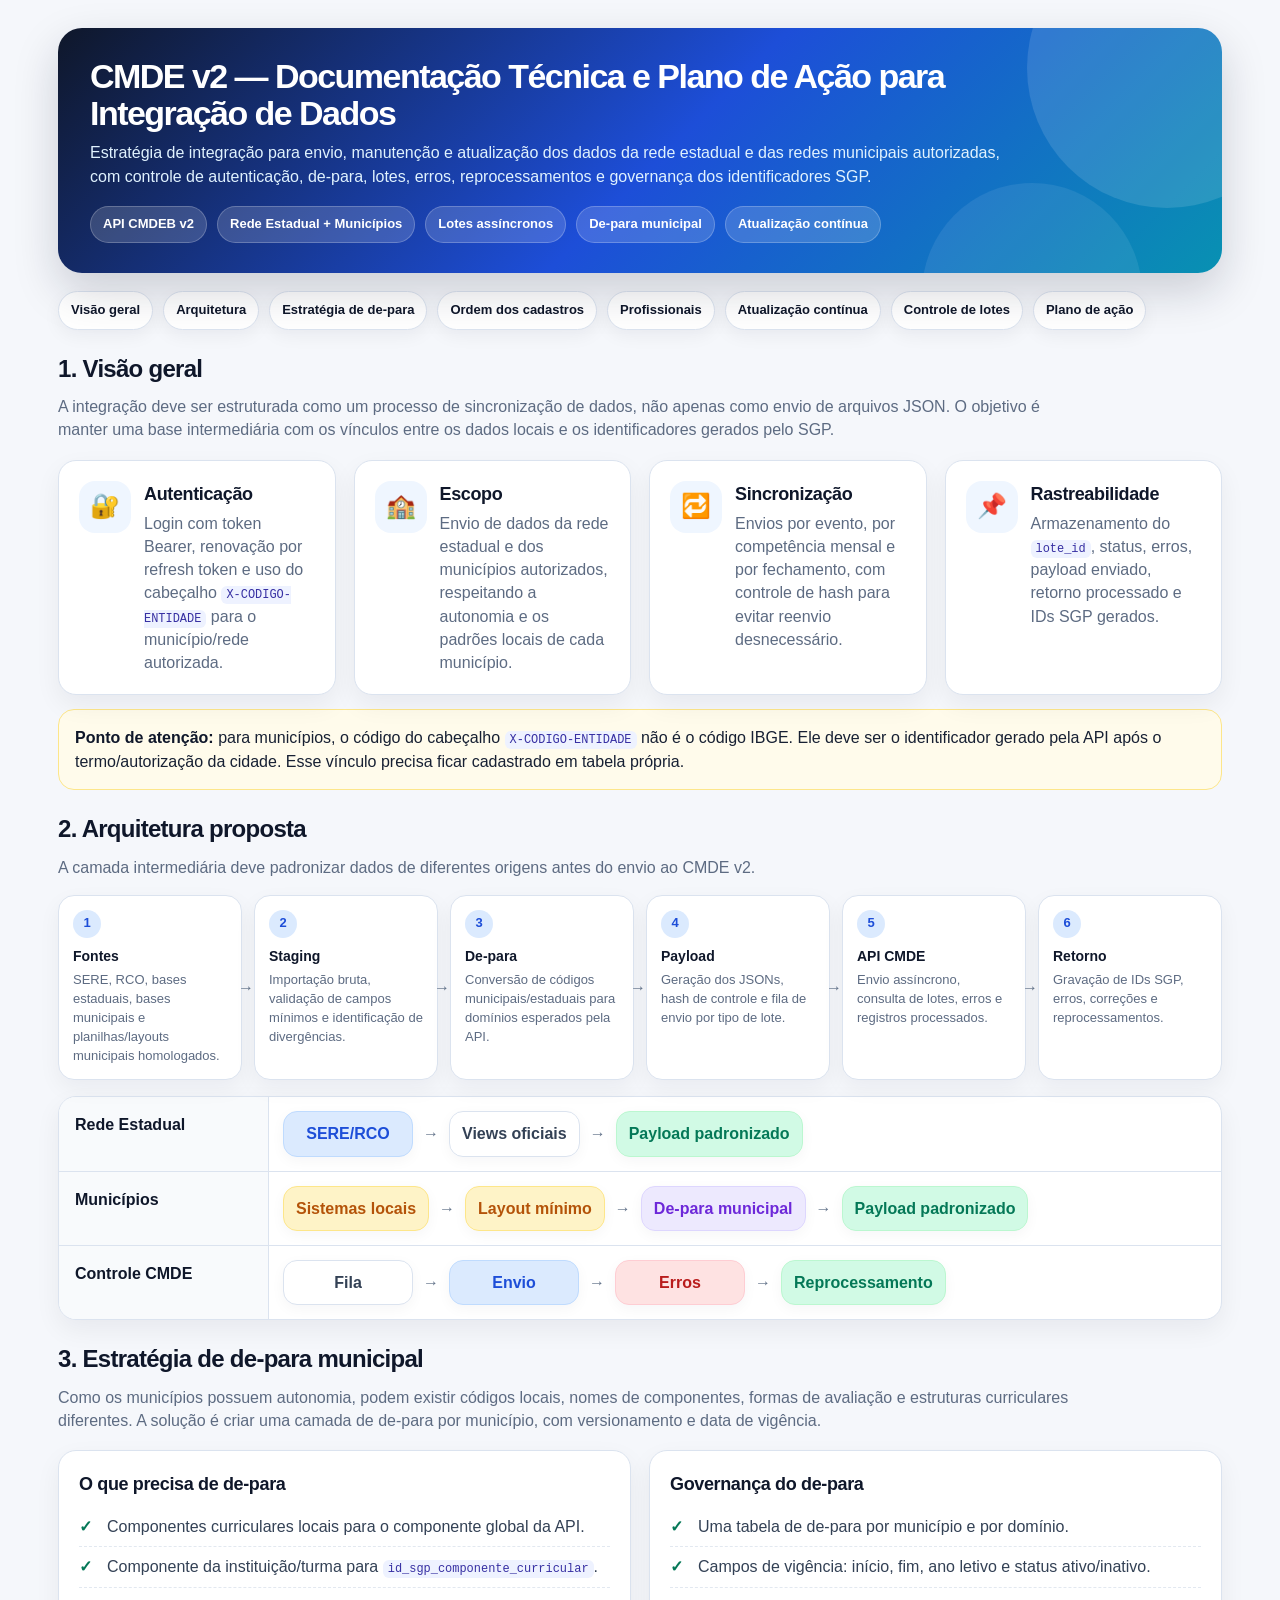
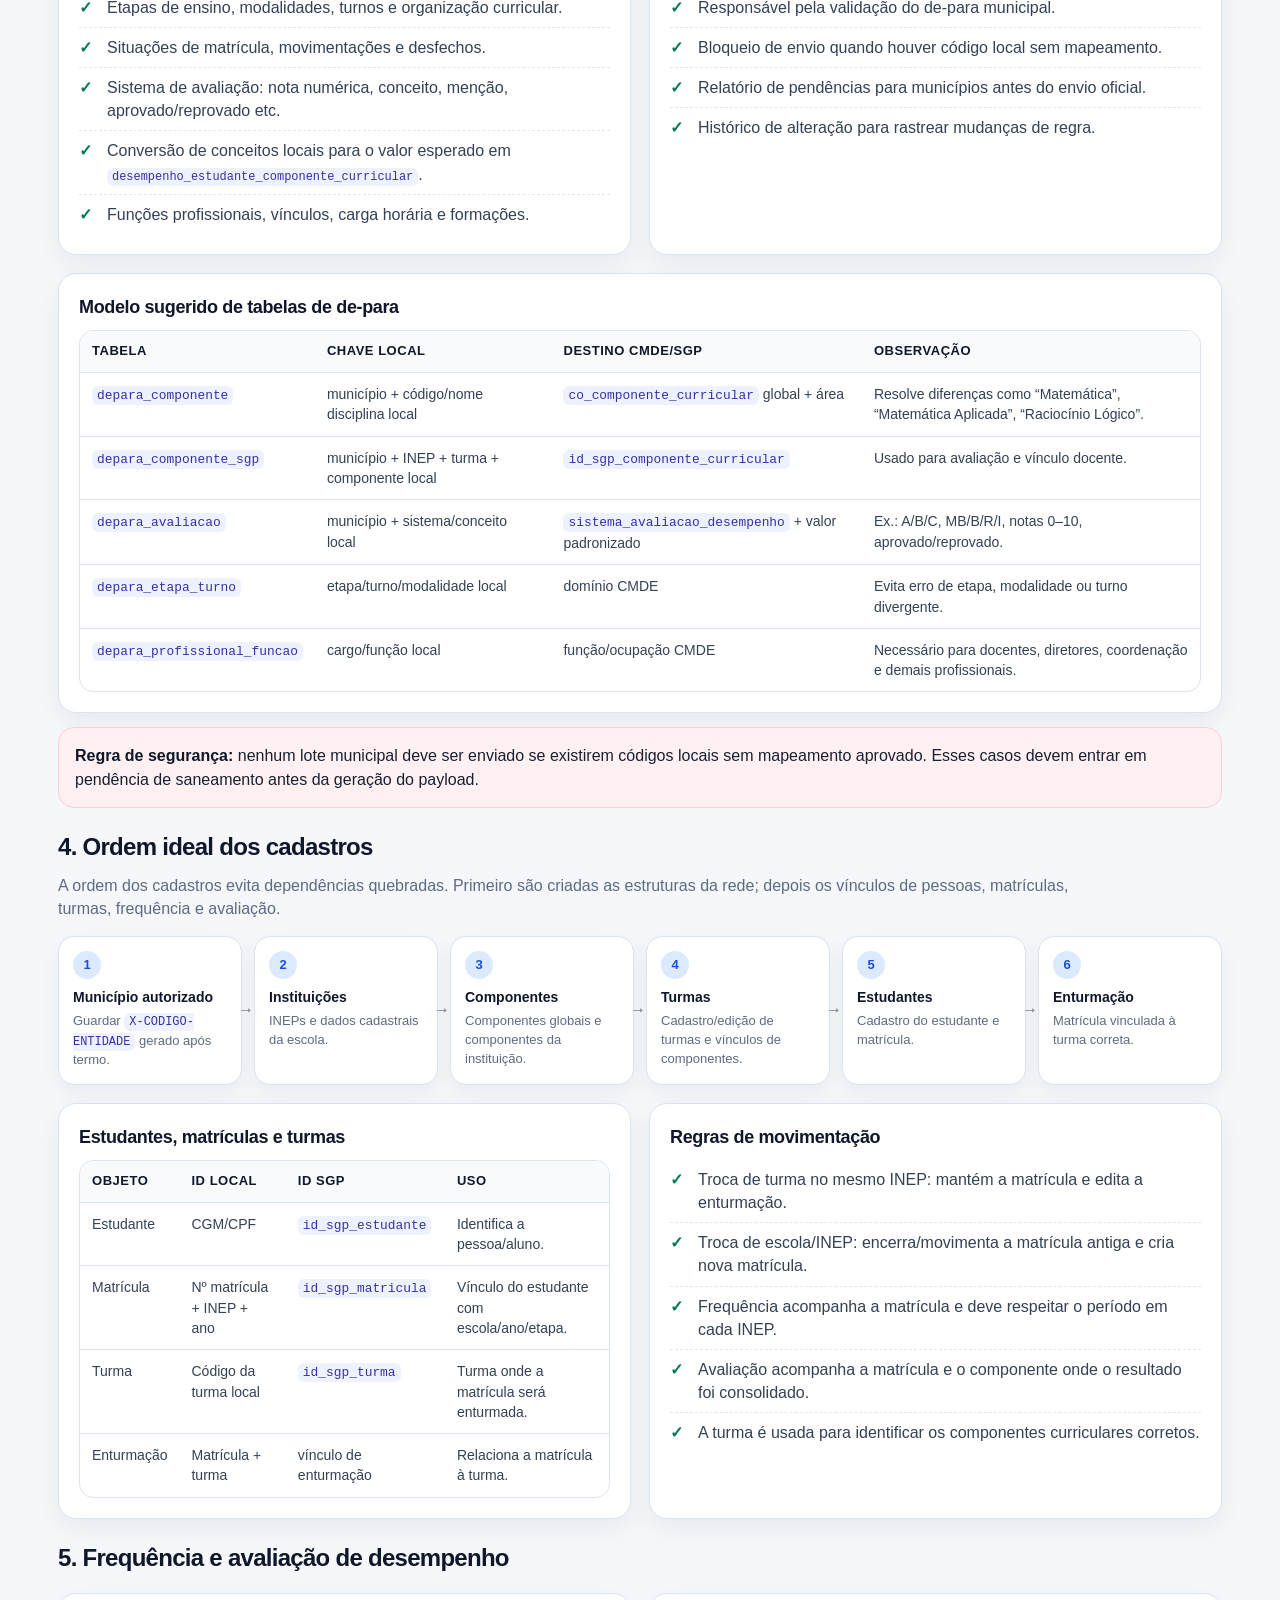
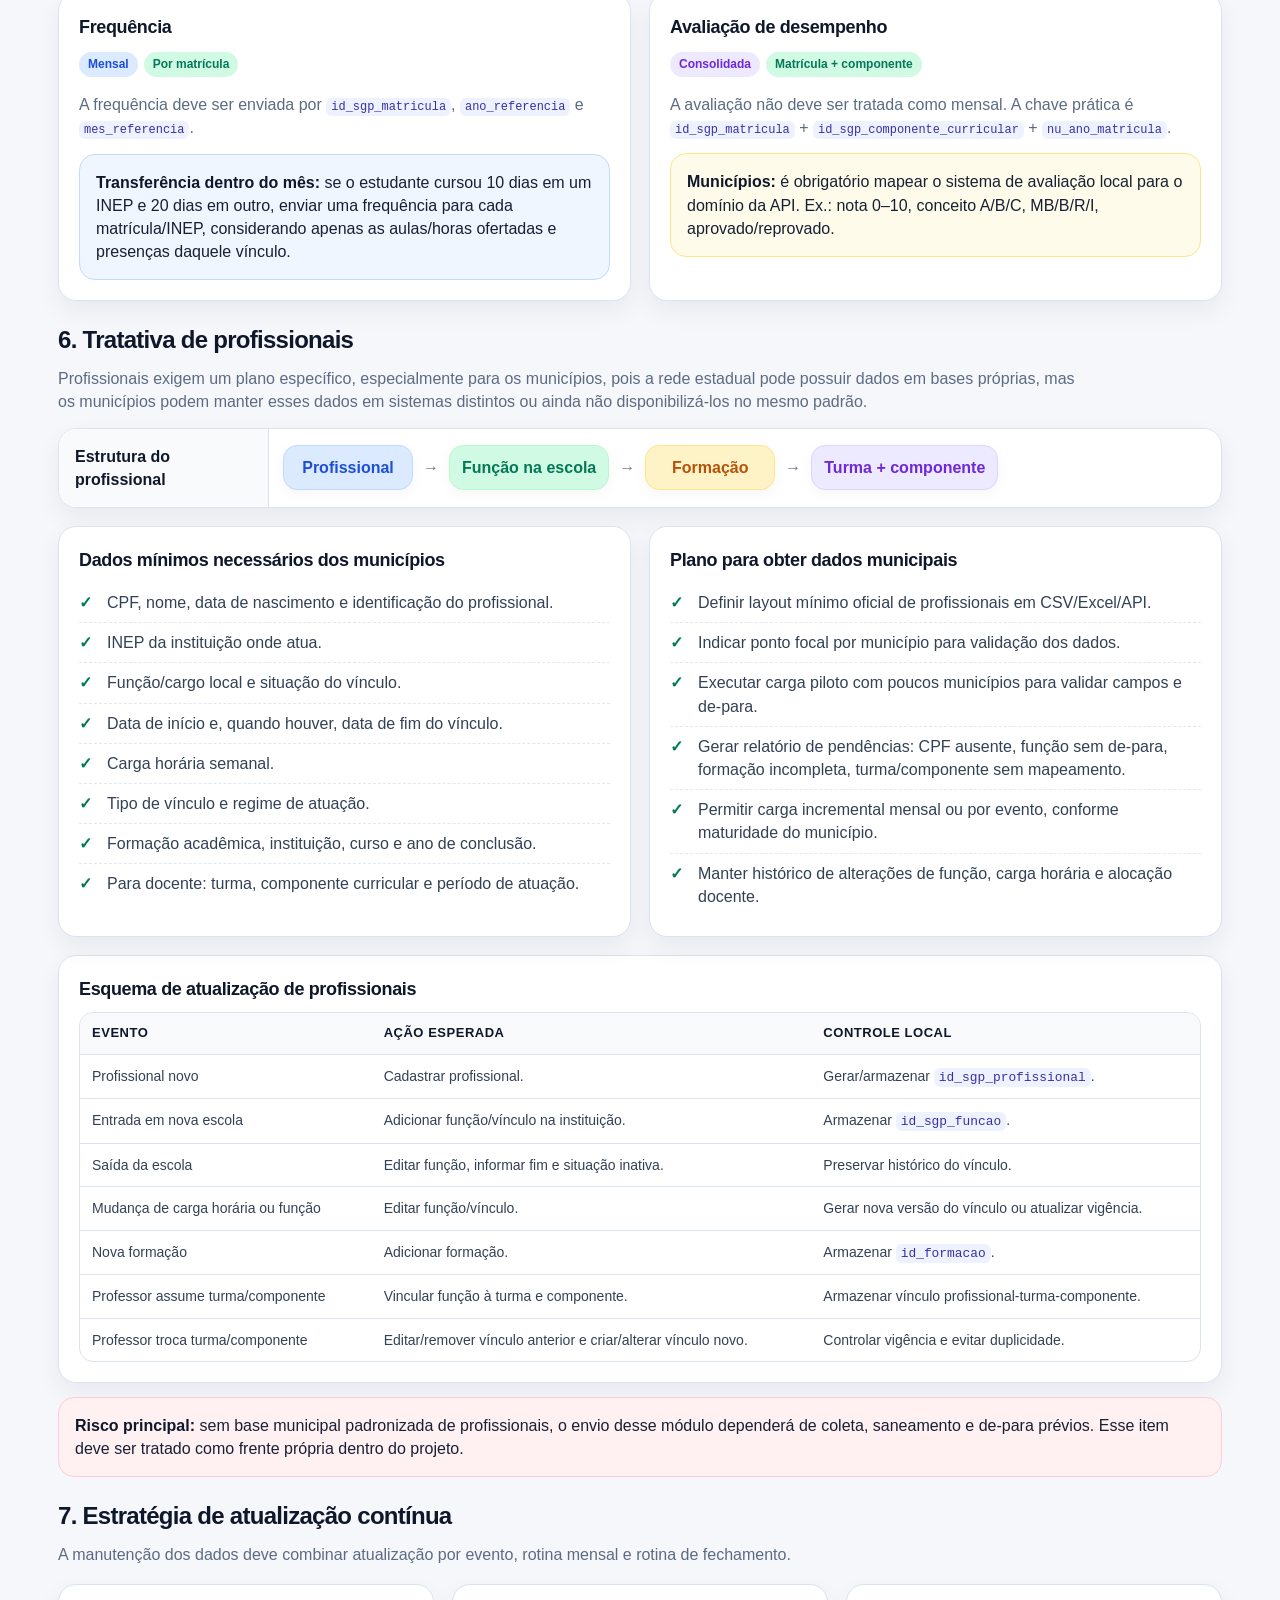
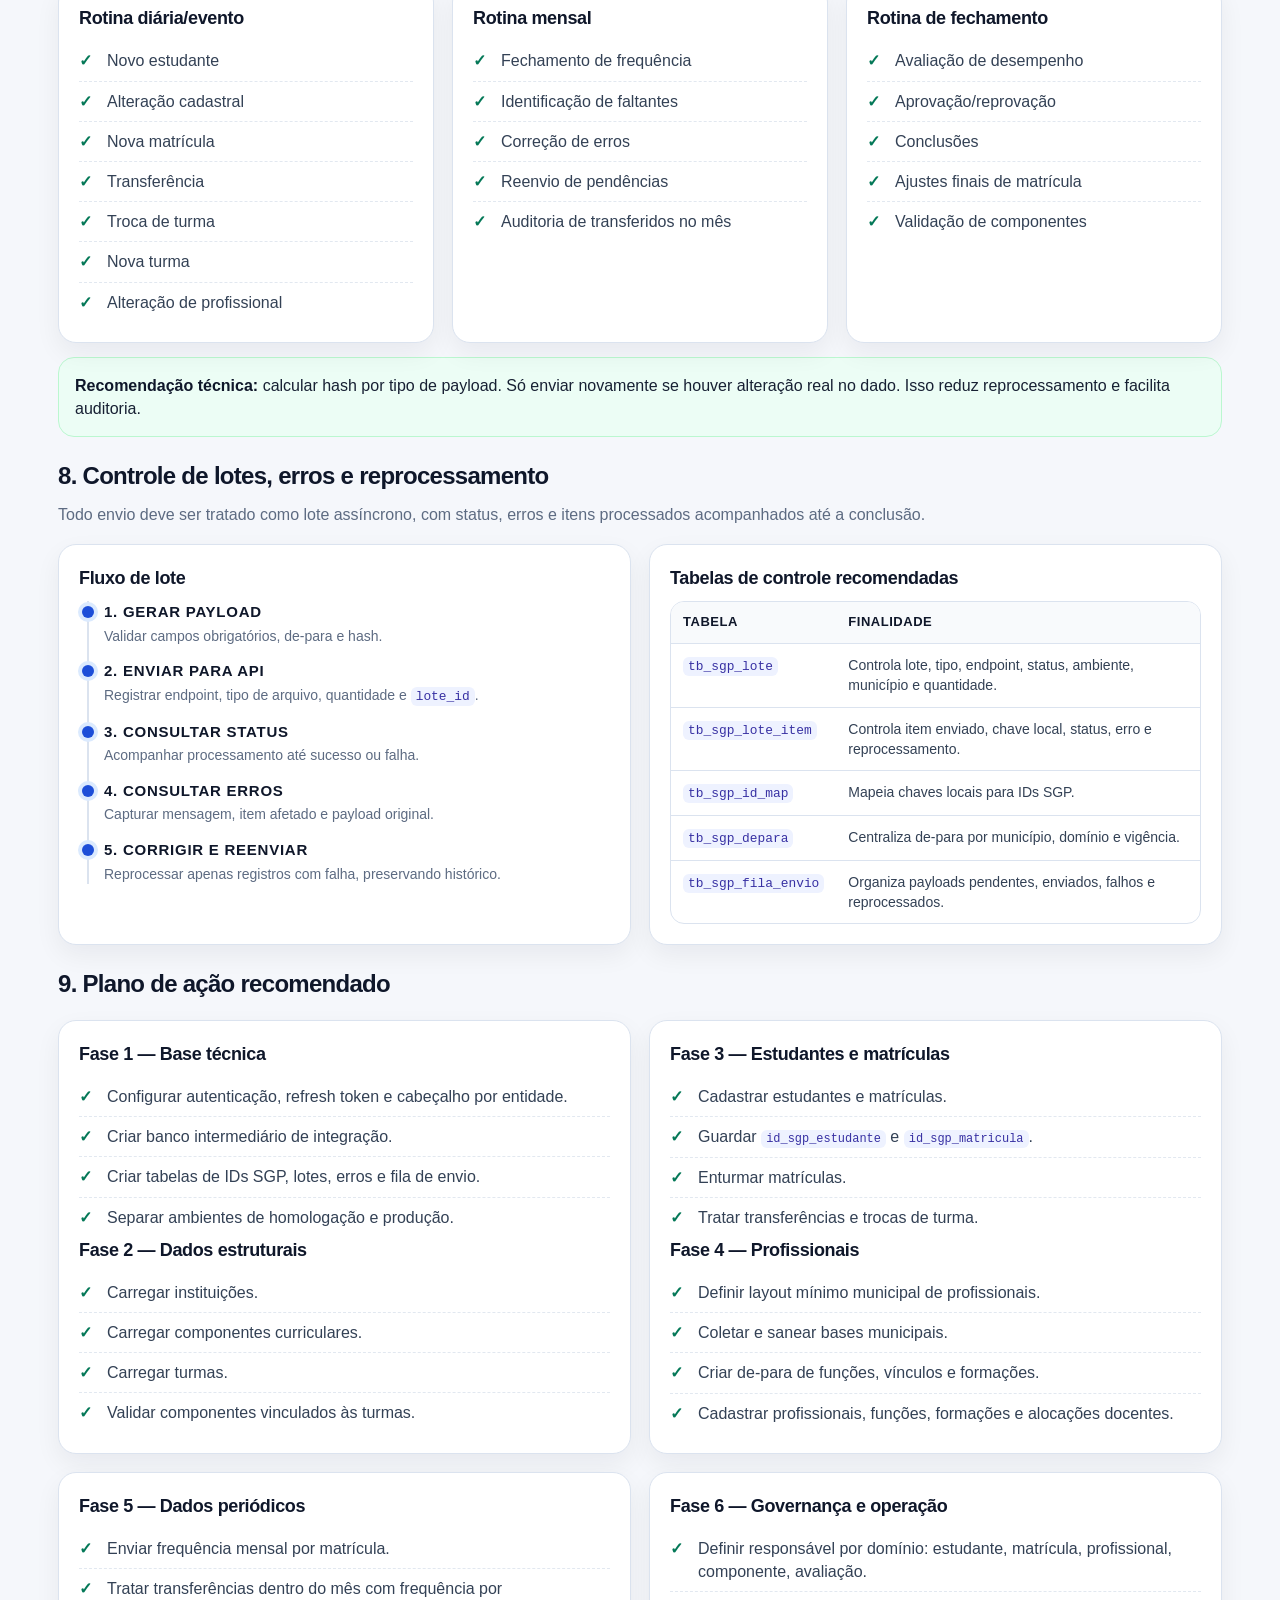
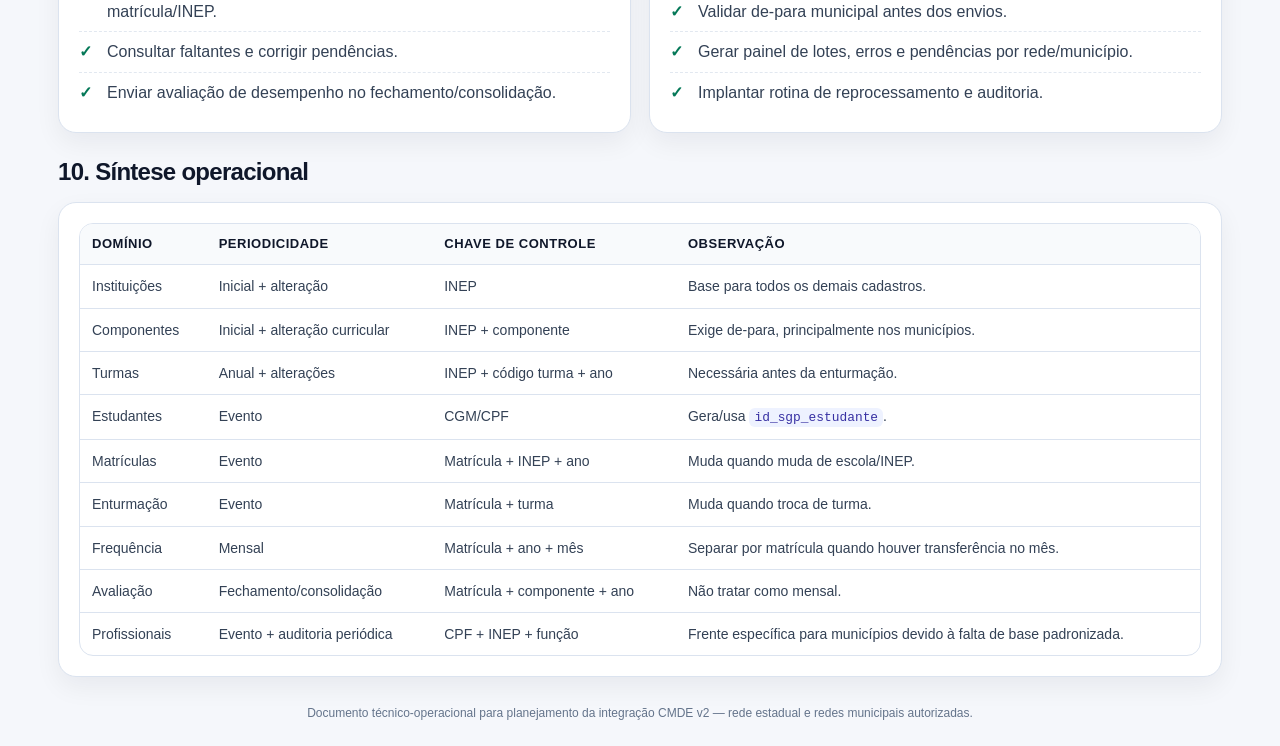
<file: plano.html>
<!doctype html>
<html lang="pt-BR">
<head>
  <meta charset="utf-8" />
  <meta name="viewport" content="width=device-width, initial-scale=1" />
  <title>CMDE v2 — Documentação Técnica e Plano de Ação</title>
  <style>
    :root{
      --bg:#f5f7fb;
      --card:#ffffff;
      --ink:#172033;
      --muted:#5d6b82;
      --line:#dbe3ef;
      --blue:#1d4ed8;
      --blue-2:#2563eb;
      --cyan:#0891b2;
      --green:#047857;
      --amber:#b45309;
      --red:#b91c1c;
      --purple:#6d28d9;
      --slate:#334155;
      --soft-blue:#dbeafe;
      --soft-cyan:#cffafe;
      --soft-green:#d1fae5;
      --soft-amber:#fef3c7;
      --soft-purple:#ede9fe;
      --soft-red:#fee2e2;
      --soft-slate:#e2e8f0;
    }
    *{box-sizing:border-box}
    html{scroll-behavior:smooth}
    body{
      margin:0;
      font-family:"Segoe UI", Arial, Helvetica, sans-serif;
      background:var(--bg);
      color:var(--ink);
      line-height:1.45;
    }
    .page{max-width:1220px;margin:0 auto;padding:28px}
    .hero{
      background:linear-gradient(135deg,#0f172a 0%,#1d4ed8 52%,#0891b2 100%);
      color:#fff;border-radius:24px;padding:30px 32px;box-shadow:0 18px 45px rgba(15,23,42,.18);
      position:relative;overflow:hidden;
    }
    .hero:after{content:"";position:absolute;right:-85px;top:-100px;width:280px;height:280px;border-radius:50%;background:rgba(255,255,255,.12)}
    .hero:before{content:"";position:absolute;right:80px;bottom:-130px;width:220px;height:220px;border-radius:50%;background:rgba(255,255,255,.08)}
    .hero h1{margin:0 0 10px;font-size:34px;line-height:1.08;letter-spacing:-.045em;max-width:960px}
    .hero p{margin:0;max-width:930px;color:#e0f2fe;font-size:16px}
    .hero .meta{margin-top:18px;display:flex;gap:10px;flex-wrap:wrap}
    .pill{display:inline-flex;align-items:center;gap:8px;border-radius:999px;padding:8px 12px;font-size:13px;font-weight:700;background:rgba(255,255,255,.16);color:inherit;border:1px solid rgba(255,255,255,.22)}
    .nav{display:flex;gap:10px;flex-wrap:wrap;margin:18px 0 0}
    .nav a{color:#0f172a;text-decoration:none;background:#fff;border:1px solid var(--line);padding:9px 12px;border-radius:999px;font-size:13px;font-weight:700;box-shadow:0 6px 18px rgba(15,23,42,.05)}
    .section{margin-top:22px}
    .section h2{font-size:24px;margin:0 0 12px;letter-spacing:-.03em;color:#0f172a}
    .section .lead{margin:-3px 0 14px;color:var(--muted);max-width:1020px}
    .grid{display:grid;gap:18px;margin-top:18px}
    .cols-2{grid-template-columns:repeat(2,minmax(0,1fr))}.cols-3{grid-template-columns:repeat(3,minmax(0,1fr))}.cols-4{grid-template-columns:repeat(4,minmax(0,1fr))}
    .card{background:var(--card);border:1px solid var(--line);border-radius:18px;padding:20px;box-shadow:0 10px 26px rgba(15,23,42,.06)}
    .card h3{margin:0 0 10px;font-size:18px;letter-spacing:-.02em;color:#0f172a}.card h4{margin:14px 0 8px;font-size:14px;color:#0f172a;text-transform:uppercase;letter-spacing:.05em}
    .card p{margin:0 0 10px;color:var(--muted)}.card p:last-child{margin-bottom:0}
    .tag{display:inline-flex;align-items:center;border-radius:999px;padding:4px 9px;font-weight:800;font-size:12px;margin:0 6px 6px 0;background:var(--soft-slate);color:#334155}
    .tag.blue{background:var(--soft-blue);color:var(--blue)}.tag.green{background:var(--soft-green);color:var(--green)}.tag.amber{background:var(--soft-amber);color:var(--amber)}.tag.red{background:var(--soft-red);color:var(--red)}.tag.purple{background:var(--soft-purple);color:var(--purple)}.tag.cyan{background:var(--soft-cyan);color:var(--cyan)}
    .note{border-radius:16px;padding:16px;border:1px solid var(--line);background:#fff;margin-top:14px}.note strong{color:#0f172a}.note.amber{background:#fffbeb;border-color:#fde68a}.note.red{background:#fff1f2;border-color:#fecdd3}.note.green{background:#ecfdf5;border-color:#bbf7d0}.note.blue{background:#eff6ff;border-color:#bfdbfe}
    table{width:100%;border-collapse:separate;border-spacing:0;overflow:hidden;border:1px solid var(--line);border-radius:14px;background:#fff;font-size:14px}
    th,td{padding:11px 12px;border-bottom:1px solid var(--line);vertical-align:top;text-align:left}th{background:#f8fafc;color:#0f172a;font-size:13px;text-transform:uppercase;letter-spacing:.04em}tr:last-child td{border-bottom:0}td{color:#334155}code{background:#eef2ff;color:#3730a3;border-radius:6px;padding:2px 5px;font-size:.92em}.mono{font-family:Consolas,"Courier New",monospace}
    .flow{display:flex;gap:12px;align-items:stretch;flex-wrap:wrap;margin:16px 0}.step{flex:1 1 145px;min-width:145px;background:#fff;border:1px solid var(--line);border-radius:16px;padding:14px;position:relative;box-shadow:0 8px 22px rgba(15,23,42,.05)}.step:after{content:"→";position:absolute;right:-13px;top:50%;transform:translateY(-50%);color:#64748b;font-weight:900}.step:last-child:after{display:none}.step .num{width:28px;height:28px;border-radius:50%;display:inline-flex;align-items:center;justify-content:center;background:var(--soft-blue);color:var(--blue);font-weight:900;font-size:13px;margin-bottom:8px}.step h4{margin:0 0 5px;font-size:14px;color:#0f172a}.step p{margin:0;color:var(--muted);font-size:13px}
    .swimlane{border:1px solid var(--line);border-radius:18px;overflow:hidden;background:#fff;box-shadow:0 10px 26px rgba(15,23,42,.06);margin-top:14px}.lane{display:grid;grid-template-columns:210px 1fr;border-bottom:1px solid var(--line)}.lane:last-child{border-bottom:0}.lane-title{padding:16px;background:#f8fafc;border-right:1px solid var(--line);font-weight:900;color:#0f172a}.lane-body{padding:14px;display:flex;gap:10px;flex-wrap:wrap;align-items:center}.node{border:1px solid var(--line);background:#fff;border-radius:14px;padding:10px 12px;min-width:130px;font-weight:800;color:#334155;text-align:center;box-shadow:0 4px 14px rgba(15,23,42,.04)}.node.blue{background:var(--soft-blue);border-color:#bfdbfe;color:var(--blue)}.node.green{background:var(--soft-green);border-color:#bbf7d0;color:var(--green)}.node.amber{background:var(--soft-amber);border-color:#fde68a;color:var(--amber)}.node.purple{background:var(--soft-purple);border-color:#ddd6fe;color:var(--purple)}.node.red{background:var(--soft-red);border-color:#fecdd3;color:var(--red)}.arrow{color:#64748b;font-weight:900;align-self:center}
    .timeline{position:relative;margin:8px 0 0;padding-left:25px}.timeline:before{content:"";position:absolute;left:8px;top:0;bottom:0;width:2px;background:var(--line)}.titem{position:relative;margin:0 0 14px}.titem:before{content:"";position:absolute;left:-22px;top:5px;width:12px;height:12px;border-radius:50%;background:var(--blue);box-shadow:0 0 0 4px #dbeafe}.titem h4{margin:0 0 3px;font-size:15px;color:#0f172a}.titem p{margin:0;color:var(--muted);font-size:14px}
    .kpi{display:grid;grid-template-columns:52px 1fr;gap:13px;align-items:start}.icon{width:52px;height:52px;border-radius:16px;display:flex;align-items:center;justify-content:center;font-size:24px;background:#eff6ff;color:#1d4ed8}.kpi h3{margin:0 0 5px}.kpi p{margin:0;color:var(--muted)}
    .checklist{list-style:none;margin:0;padding:0}.checklist li{padding:8px 0 8px 28px;border-bottom:1px dashed #e2e8f0;position:relative;color:#334155}.checklist li:last-child{border-bottom:0}.checklist li:before{content:"✓";position:absolute;left:0;top:8px;color:var(--green);font-weight:900}.warnlist li:before{content:"!";color:var(--amber)}
    .footer{color:#64748b;text-align:center;font-size:12px;margin:28px 0 4px}
    @media(max-width:900px){.cols-2,.cols-3,.cols-4{grid-template-columns:1fr}.lane{grid-template-columns:1fr}.lane-title{border-right:0;border-bottom:1px solid var(--line)}.step:after{display:none}.hero h1{font-size:28px}.page{padding:18px}}
    @media print{body{background:#fff}.page{max-width:none;padding:0}.hero,.card,.swimlane,.step{box-shadow:none}.nav{display:none}.section{break-inside:avoid}.card{break-inside:avoid}.hero{border-radius:0}.page{font-size:12px}}
  </style>
</head>
<body>
  <main class="page">
    <header class="hero">
      <h1>CMDE v2 — Documentação Técnica e Plano de Ação para Integração de Dados</h1>
      <p>Estratégia de integração para envio, manutenção e atualização dos dados da rede estadual e das redes municipais autorizadas, com controle de autenticação, de-para, lotes, erros, reprocessamentos e governança dos identificadores SGP.</p>
      <div class="meta">
        <span class="pill">API CMDEB v2</span>
        <span class="pill">Rede Estadual + Municípios</span>
        <span class="pill">Lotes assíncronos</span>
        <span class="pill">De-para municipal</span>
        <span class="pill">Atualização contínua</span>
      </div>
    </header>

    <nav class="nav" aria-label="Sumário">
      <a href="#visao-geral">Visão geral</a>
      <a href="#arquitetura">Arquitetura</a>
      <a href="#depara">Estratégia de de-para</a>
      <a href="#cadastros">Ordem dos cadastros</a>
      <a href="#profissionais">Profissionais</a>
      <a href="#atualizacao">Atualização contínua</a>
      <a href="#lotes">Controle de lotes</a>
      <a href="#plano">Plano de ação</a>
    </nav>

    <section id="visao-geral" class="section">
      <h2>1. Visão geral</h2>
      <p class="lead">A integração deve ser estruturada como um processo de sincronização de dados, não apenas como envio de arquivos JSON. O objetivo é manter uma base intermediária com os vínculos entre os dados locais e os identificadores gerados pelo SGP.</p>
      <div class="grid cols-4">
        <div class="card kpi"><div class="icon">🔐</div><div><h3>Autenticação</h3><p>Login com token Bearer, renovação por refresh token e uso do cabeçalho <code>X-CODIGO-ENTIDADE</code> para o município/rede autorizada.</p></div></div>
        <div class="card kpi"><div class="icon">🏫</div><div><h3>Escopo</h3><p>Envio de dados da rede estadual e dos municípios autorizados, respeitando a autonomia e os padrões locais de cada município.</p></div></div>
        <div class="card kpi"><div class="icon">🔁</div><div><h3>Sincronização</h3><p>Envios por evento, por competência mensal e por fechamento, com controle de hash para evitar reenvio desnecessário.</p></div></div>
        <div class="card kpi"><div class="icon">📌</div><div><h3>Rastreabilidade</h3><p>Armazenamento do <code>lote_id</code>, status, erros, payload enviado, retorno processado e IDs SGP gerados.</p></div></div>
      </div>

      <div class="note amber">
        <strong>Ponto de atenção:</strong> para municípios, o código do cabeçalho <code>X-CODIGO-ENTIDADE</code> não é o código IBGE. Ele deve ser o identificador gerado pela API após o termo/autorização da cidade. Esse vínculo precisa ficar cadastrado em tabela própria.
      </div>
    </section>

    <section id="arquitetura" class="section">
      <h2>2. Arquitetura proposta</h2>
      <p class="lead">A camada intermediária deve padronizar dados de diferentes origens antes do envio ao CMDE v2.</p>
      <div class="flow">
        <div class="step"><div class="num">1</div><h4>Fontes</h4><p>SERE, RCO, bases estaduais, bases municipais e planilhas/layouts municipais homologados.</p></div>
        <div class="step"><div class="num">2</div><h4>Staging</h4><p>Importação bruta, validação de campos mínimos e identificação de divergências.</p></div>
        <div class="step"><div class="num">3</div><h4>De-para</h4><p>Conversão de códigos municipais/estaduais para domínios esperados pela API.</p></div>
        <div class="step"><div class="num">4</div><h4>Payload</h4><p>Geração dos JSONs, hash de controle e fila de envio por tipo de lote.</p></div>
        <div class="step"><div class="num">5</div><h4>API CMDE</h4><p>Envio assíncrono, consulta de lotes, erros e registros processados.</p></div>
        <div class="step"><div class="num">6</div><h4>Retorno</h4><p>Gravação de IDs SGP, erros, correções e reprocessamentos.</p></div>
      </div>

      <div class="swimlane">
        <div class="lane">
          <div class="lane-title">Rede Estadual</div>
          <div class="lane-body"><span class="node blue">SERE/RCO</span><span class="arrow">→</span><span class="node">Views oficiais</span><span class="arrow">→</span><span class="node green">Payload padronizado</span></div>
        </div>
        <div class="lane">
          <div class="lane-title">Municípios</div>
          <div class="lane-body"><span class="node amber">Sistemas locais</span><span class="arrow">→</span><span class="node amber">Layout mínimo</span><span class="arrow">→</span><span class="node purple">De-para municipal</span><span class="arrow">→</span><span class="node green">Payload padronizado</span></div>
        </div>
        <div class="lane">
          <div class="lane-title">Controle CMDE</div>
          <div class="lane-body"><span class="node">Fila</span><span class="arrow">→</span><span class="node blue">Envio</span><span class="arrow">→</span><span class="node red">Erros</span><span class="arrow">→</span><span class="node green">Reprocessamento</span></div>
        </div>
      </div>
    </section>

    <section id="depara" class="section">
      <h2>3. Estratégia de de-para municipal</h2>
      <p class="lead">Como os municípios possuem autonomia, podem existir códigos locais, nomes de componentes, formas de avaliação e estruturas curriculares diferentes. A solução é criar uma camada de de-para por município, com versionamento e data de vigência.</p>

      <div class="grid cols-2">
        <div class="card">
          <h3>O que precisa de de-para</h3>
          <ul class="checklist">
            <li>Componentes curriculares locais para o componente global da API.</li>
            <li>Componente da instituição/turma para <code>id_sgp_componente_curricular</code>.</li>
            <li>Etapas de ensino, modalidades, turnos e organização curricular.</li>
            <li>Situações de matrícula, movimentações e desfechos.</li>
            <li>Sistema de avaliação: nota numérica, conceito, menção, aprovado/reprovado etc.</li>
            <li>Conversão de conceitos locais para o valor esperado em <code>desempenho_estudante_componente_curricular</code>.</li>
            <li>Funções profissionais, vínculos, carga horária e formações.</li>
          </ul>
        </div>
        <div class="card">
          <h3>Governança do de-para</h3>
          <ul class="checklist">
            <li>Uma tabela de de-para por município e por domínio.</li>
            <li>Campos de vigência: início, fim, ano letivo e status ativo/inativo.</li>
            <li>Responsável pela validação do de-para municipal.</li>
            <li>Bloqueio de envio quando houver código local sem mapeamento.</li>
            <li>Relatório de pendências para municípios antes do envio oficial.</li>
            <li>Histórico de alteração para rastrear mudanças de regra.</li>
          </ul>
        </div>
      </div>

      <div class="card" style="margin-top:18px">
        <h3>Modelo sugerido de tabelas de de-para</h3>
        <table>
          <thead><tr><th>Tabela</th><th>Chave local</th><th>Destino CMDE/SGP</th><th>Observação</th></tr></thead>
          <tbody>
            <tr><td><code>depara_componente</code></td><td>município + código/nome disciplina local</td><td><code>co_componente_curricular</code> global + área</td><td>Resolve diferenças como “Matemática”, “Matemática Aplicada”, “Raciocínio Lógico”.</td></tr>
            <tr><td><code>depara_componente_sgp</code></td><td>município + INEP + turma + componente local</td><td><code>id_sgp_componente_curricular</code></td><td>Usado para avaliação e vínculo docente.</td></tr>
            <tr><td><code>depara_avaliacao</code></td><td>município + sistema/conceito local</td><td><code>sistema_avaliacao_desempenho</code> + valor padronizado</td><td>Ex.: A/B/C, MB/B/R/I, notas 0–10, aprovado/reprovado.</td></tr>
            <tr><td><code>depara_etapa_turno</code></td><td>etapa/turno/modalidade local</td><td>domínio CMDE</td><td>Evita erro de etapa, modalidade ou turno divergente.</td></tr>
            <tr><td><code>depara_profissional_funcao</code></td><td>cargo/função local</td><td>função/ocupação CMDE</td><td>Necessário para docentes, diretores, coordenação e demais profissionais.</td></tr>
          </tbody>
        </table>
      </div>

      <div class="note red">
        <strong>Regra de segurança:</strong> nenhum lote municipal deve ser enviado se existirem códigos locais sem mapeamento aprovado. Esses casos devem entrar em pendência de saneamento antes da geração do payload.
      </div>
    </section>

    <section id="cadastros" class="section">
      <h2>4. Ordem ideal dos cadastros</h2>
      <p class="lead">A ordem dos cadastros evita dependências quebradas. Primeiro são criadas as estruturas da rede; depois os vínculos de pessoas, matrículas, turmas, frequência e avaliação.</p>
      <div class="flow">
        <div class="step"><div class="num">1</div><h4>Município autorizado</h4><p>Guardar <code>X-CODIGO-ENTIDADE</code> gerado após termo.</p></div>
        <div class="step"><div class="num">2</div><h4>Instituições</h4><p>INEPs e dados cadastrais da escola.</p></div>
        <div class="step"><div class="num">3</div><h4>Componentes</h4><p>Componentes globais e componentes da instituição.</p></div>
        <div class="step"><div class="num">4</div><h4>Turmas</h4><p>Cadastro/edição de turmas e vínculos de componentes.</p></div>
        <div class="step"><div class="num">5</div><h4>Estudantes</h4><p>Cadastro do estudante e matrícula.</p></div>
        <div class="step"><div class="num">6</div><h4>Enturmação</h4><p>Matrícula vinculada à turma correta.</p></div>
      </div>

      <div class="grid cols-2">
        <div class="card">
          <h3>Estudantes, matrículas e turmas</h3>
          <table>
            <thead><tr><th>Objeto</th><th>ID local</th><th>ID SGP</th><th>Uso</th></tr></thead>
            <tbody>
              <tr><td>Estudante</td><td>CGM/CPF</td><td><code>id_sgp_estudante</code></td><td>Identifica a pessoa/aluno.</td></tr>
              <tr><td>Matrícula</td><td>Nº matrícula + INEP + ano</td><td><code>id_sgp_matricula</code></td><td>Vínculo do estudante com escola/ano/etapa.</td></tr>
              <tr><td>Turma</td><td>Código da turma local</td><td><code>id_sgp_turma</code></td><td>Turma onde a matrícula será enturmada.</td></tr>
              <tr><td>Enturmação</td><td>Matrícula + turma</td><td>vínculo de enturmação</td><td>Relaciona a matrícula à turma.</td></tr>
            </tbody>
          </table>
        </div>
        <div class="card">
          <h3>Regras de movimentação</h3>
          <ul class="checklist">
            <li>Troca de turma no mesmo INEP: mantém a matrícula e edita a enturmação.</li>
            <li>Troca de escola/INEP: encerra/movimenta a matrícula antiga e cria nova matrícula.</li>
            <li>Frequência acompanha a matrícula e deve respeitar o período em cada INEP.</li>
            <li>Avaliação acompanha a matrícula e o componente onde o resultado foi consolidado.</li>
            <li>A turma é usada para identificar os componentes curriculares corretos.</li>
          </ul>
        </div>
      </div>
    </section>

    <section id="frequencia-avaliacao" class="section">
      <h2>5. Frequência e avaliação de desempenho</h2>
      <div class="grid cols-2">
        <div class="card">
          <h3>Frequência</h3>
          <p><span class="tag blue">Mensal</span><span class="tag green">Por matrícula</span></p>
          <p>A frequência deve ser enviada por <code>id_sgp_matricula</code>, <code>ano_referencia</code> e <code>mes_referencia</code>.</p>
          <div class="note blue"><strong>Transferência dentro do mês:</strong> se o estudante cursou 10 dias em um INEP e 20 dias em outro, enviar uma frequência para cada matrícula/INEP, considerando apenas as aulas/horas ofertadas e presenças daquele vínculo.</div>
        </div>
        <div class="card">
          <h3>Avaliação de desempenho</h3>
          <p><span class="tag purple">Consolidada</span><span class="tag green">Matrícula + componente</span></p>
          <p>A avaliação não deve ser tratada como mensal. A chave prática é <code>id_sgp_matricula</code> + <code>id_sgp_componente_curricular</code> + <code>nu_ano_matricula</code>.</p>
          <div class="note amber"><strong>Municípios:</strong> é obrigatório mapear o sistema de avaliação local para o domínio da API. Ex.: nota 0–10, conceito A/B/C, MB/B/R/I, aprovado/reprovado.</div>
        </div>
      </div>
    </section>

    <section id="profissionais" class="section">
      <h2>6. Tratativa de profissionais</h2>
      <p class="lead">Profissionais exigem um plano específico, especialmente para os municípios, pois a rede estadual pode possuir dados em bases próprias, mas os municípios podem manter esses dados em sistemas distintos ou ainda não disponibilizá-los no mesmo padrão.</p>

      <div class="swimlane">
        <div class="lane">
          <div class="lane-title">Estrutura do profissional</div>
          <div class="lane-body"><span class="node blue">Profissional</span><span class="arrow">→</span><span class="node green">Função na escola</span><span class="arrow">→</span><span class="node amber">Formação</span><span class="arrow">→</span><span class="node purple">Turma + componente</span></div>
        </div>
      </div>

      <div class="grid cols-2">
        <div class="card">
          <h3>Dados mínimos necessários dos municípios</h3>
          <ul class="checklist">
            <li>CPF, nome, data de nascimento e identificação do profissional.</li>
            <li>INEP da instituição onde atua.</li>
            <li>Função/cargo local e situação do vínculo.</li>
            <li>Data de início e, quando houver, data de fim do vínculo.</li>
            <li>Carga horária semanal.</li>
            <li>Tipo de vínculo e regime de atuação.</li>
            <li>Formação acadêmica, instituição, curso e ano de conclusão.</li>
            <li>Para docente: turma, componente curricular e período de atuação.</li>
          </ul>
        </div>
        <div class="card">
          <h3>Plano para obter dados municipais</h3>
          <ul class="checklist">
            <li>Definir layout mínimo oficial de profissionais em CSV/Excel/API.</li>
            <li>Indicar ponto focal por município para validação dos dados.</li>
            <li>Executar carga piloto com poucos municípios para validar campos e de-para.</li>
            <li>Gerar relatório de pendências: CPF ausente, função sem de-para, formação incompleta, turma/componente sem mapeamento.</li>
            <li>Permitir carga incremental mensal ou por evento, conforme maturidade do município.</li>
            <li>Manter histórico de alterações de função, carga horária e alocação docente.</li>
          </ul>
        </div>
      </div>

      <div class="card" style="margin-top:18px">
        <h3>Esquema de atualização de profissionais</h3>
        <table>
          <thead><tr><th>Evento</th><th>Ação esperada</th><th>Controle local</th></tr></thead>
          <tbody>
            <tr><td>Profissional novo</td><td>Cadastrar profissional.</td><td>Gerar/armazenar <code>id_sgp_profissional</code>.</td></tr>
            <tr><td>Entrada em nova escola</td><td>Adicionar função/vínculo na instituição.</td><td>Armazenar <code>id_sgp_funcao</code>.</td></tr>
            <tr><td>Saída da escola</td><td>Editar função, informar fim e situação inativa.</td><td>Preservar histórico do vínculo.</td></tr>
            <tr><td>Mudança de carga horária ou função</td><td>Editar função/vínculo.</td><td>Gerar nova versão do vínculo ou atualizar vigência.</td></tr>
            <tr><td>Nova formação</td><td>Adicionar formação.</td><td>Armazenar <code>id_formacao</code>.</td></tr>
            <tr><td>Professor assume turma/componente</td><td>Vincular função à turma e componente.</td><td>Armazenar vínculo profissional-turma-componente.</td></tr>
            <tr><td>Professor troca turma/componente</td><td>Editar/remover vínculo anterior e criar/alterar vínculo novo.</td><td>Controlar vigência e evitar duplicidade.</td></tr>
          </tbody>
        </table>
      </div>

      <div class="note red">
        <strong>Risco principal:</strong> sem base municipal padronizada de profissionais, o envio desse módulo dependerá de coleta, saneamento e de-para prévios. Esse item deve ser tratado como frente própria dentro do projeto.
      </div>
    </section>

    <section id="atualizacao" class="section">
      <h2>7. Estratégia de atualização contínua</h2>
      <p class="lead">A manutenção dos dados deve combinar atualização por evento, rotina mensal e rotina de fechamento.</p>
      <div class="grid cols-3">
        <div class="card">
          <h3>Rotina diária/evento</h3>
          <ul class="checklist">
            <li>Novo estudante</li>
            <li>Alteração cadastral</li>
            <li>Nova matrícula</li>
            <li>Transferência</li>
            <li>Troca de turma</li>
            <li>Nova turma</li>
            <li>Alteração de profissional</li>
          </ul>
        </div>
        <div class="card">
          <h3>Rotina mensal</h3>
          <ul class="checklist">
            <li>Fechamento de frequência</li>
            <li>Identificação de faltantes</li>
            <li>Correção de erros</li>
            <li>Reenvio de pendências</li>
            <li>Auditoria de transferidos no mês</li>
          </ul>
        </div>
        <div class="card">
          <h3>Rotina de fechamento</h3>
          <ul class="checklist">
            <li>Avaliação de desempenho</li>
            <li>Aprovação/reprovação</li>
            <li>Conclusões</li>
            <li>Ajustes finais de matrícula</li>
            <li>Validação de componentes</li>
          </ul>
        </div>
      </div>

      <div class="note green">
        <strong>Recomendação técnica:</strong> calcular hash por tipo de payload. Só enviar novamente se houver alteração real no dado. Isso reduz reprocessamento e facilita auditoria.
      </div>
    </section>

    <section id="lotes" class="section">
      <h2>8. Controle de lotes, erros e reprocessamento</h2>
      <p class="lead">Todo envio deve ser tratado como lote assíncrono, com status, erros e itens processados acompanhados até a conclusão.</p>
      <div class="grid cols-2">
        <div class="card">
          <h3>Fluxo de lote</h3>
          <div class="timeline">
            <div class="titem"><h4>1. Gerar payload</h4><p>Validar campos obrigatórios, de-para e hash.</p></div>
            <div class="titem"><h4>2. Enviar para API</h4><p>Registrar endpoint, tipo de arquivo, quantidade e <code>lote_id</code>.</p></div>
            <div class="titem"><h4>3. Consultar status</h4><p>Acompanhar processamento até sucesso ou falha.</p></div>
            <div class="titem"><h4>4. Consultar erros</h4><p>Capturar mensagem, item afetado e payload original.</p></div>
            <div class="titem"><h4>5. Corrigir e reenviar</h4><p>Reprocessar apenas registros com falha, preservando histórico.</p></div>
          </div>
        </div>
        <div class="card">
          <h3>Tabelas de controle recomendadas</h3>
          <table>
            <thead><tr><th>Tabela</th><th>Finalidade</th></tr></thead>
            <tbody>
              <tr><td><code>tb_sgp_lote</code></td><td>Controla lote, tipo, endpoint, status, ambiente, município e quantidade.</td></tr>
              <tr><td><code>tb_sgp_lote_item</code></td><td>Controla item enviado, chave local, status, erro e reprocessamento.</td></tr>
              <tr><td><code>tb_sgp_id_map</code></td><td>Mapeia chaves locais para IDs SGP.</td></tr>
              <tr><td><code>tb_sgp_depara</code></td><td>Centraliza de-para por município, domínio e vigência.</td></tr>
              <tr><td><code>tb_sgp_fila_envio</code></td><td>Organiza payloads pendentes, enviados, falhos e reprocessados.</td></tr>
            </tbody>
          </table>
        </div>
      </div>
    </section>

    <section id="plano" class="section">
      <h2>9. Plano de ação recomendado</h2>
      <div class="grid cols-2">
        <div class="card">
          <h3>Fase 1 — Base técnica</h3>
          <ul class="checklist">
            <li>Configurar autenticação, refresh token e cabeçalho por entidade.</li>
            <li>Criar banco intermediário de integração.</li>
            <li>Criar tabelas de IDs SGP, lotes, erros e fila de envio.</li>
            <li>Separar ambientes de homologação e produção.</li>
          </ul>
          <h3>Fase 2 — Dados estruturais</h3>
          <ul class="checklist">
            <li>Carregar instituições.</li>
            <li>Carregar componentes curriculares.</li>
            <li>Carregar turmas.</li>
            <li>Validar componentes vinculados às turmas.</li>
          </ul>
        </div>
        <div class="card">
          <h3>Fase 3 — Estudantes e matrículas</h3>
          <ul class="checklist">
            <li>Cadastrar estudantes e matrículas.</li>
            <li>Guardar <code>id_sgp_estudante</code> e <code>id_sgp_matricula</code>.</li>
            <li>Enturmar matrículas.</li>
            <li>Tratar transferências e trocas de turma.</li>
          </ul>
          <h3>Fase 4 — Profissionais</h3>
          <ul class="checklist">
            <li>Definir layout mínimo municipal de profissionais.</li>
            <li>Coletar e sanear bases municipais.</li>
            <li>Criar de-para de funções, vínculos e formações.</li>
            <li>Cadastrar profissionais, funções, formações e alocações docentes.</li>
          </ul>
        </div>
      </div>
      <div class="grid cols-2">
        <div class="card">
          <h3>Fase 5 — Dados periódicos</h3>
          <ul class="checklist">
            <li>Enviar frequência mensal por matrícula.</li>
            <li>Tratar transferências dentro do mês com frequência por matrícula/INEP.</li>
            <li>Consultar faltantes e corrigir pendências.</li>
            <li>Enviar avaliação de desempenho no fechamento/consolidação.</li>
          </ul>
        </div>
        <div class="card">
          <h3>Fase 6 — Governança e operação</h3>
          <ul class="checklist">
            <li>Definir responsável por domínio: estudante, matrícula, profissional, componente, avaliação.</li>
            <li>Validar de-para municipal antes dos envios.</li>
            <li>Gerar painel de lotes, erros e pendências por rede/município.</li>
            <li>Implantar rotina de reprocessamento e auditoria.</li>
          </ul>
        </div>
      </div>
    </section>

    <section class="section">
      <h2>10. Síntese operacional</h2>
      <div class="card">
        <table>
          <thead><tr><th>Domínio</th><th>Periodicidade</th><th>Chave de controle</th><th>Observação</th></tr></thead>
          <tbody>
            <tr><td>Instituições</td><td>Inicial + alteração</td><td>INEP</td><td>Base para todos os demais cadastros.</td></tr>
            <tr><td>Componentes</td><td>Inicial + alteração curricular</td><td>INEP + componente</td><td>Exige de-para, principalmente nos municípios.</td></tr>
            <tr><td>Turmas</td><td>Anual + alterações</td><td>INEP + código turma + ano</td><td>Necessária antes da enturmação.</td></tr>
            <tr><td>Estudantes</td><td>Evento</td><td>CGM/CPF</td><td>Gera/usa <code>id_sgp_estudante</code>.</td></tr>
            <tr><td>Matrículas</td><td>Evento</td><td>Matrícula + INEP + ano</td><td>Muda quando muda de escola/INEP.</td></tr>
            <tr><td>Enturmação</td><td>Evento</td><td>Matrícula + turma</td><td>Muda quando troca de turma.</td></tr>
            <tr><td>Frequência</td><td>Mensal</td><td>Matrícula + ano + mês</td><td>Separar por matrícula quando houver transferência no mês.</td></tr>
            <tr><td>Avaliação</td><td>Fechamento/consolidação</td><td>Matrícula + componente + ano</td><td>Não tratar como mensal.</td></tr>
            <tr><td>Profissionais</td><td>Evento + auditoria periódica</td><td>CPF + INEP + função</td><td>Frente específica para municípios devido à falta de base padronizada.</td></tr>
          </tbody>
        </table>
      </div>
    </section>

    <footer class="footer">Documento técnico-operacional para planejamento da integração CMDE v2 — rede estadual e redes municipais autorizadas.</footer>
  </main>
</body>
</html>
</file>
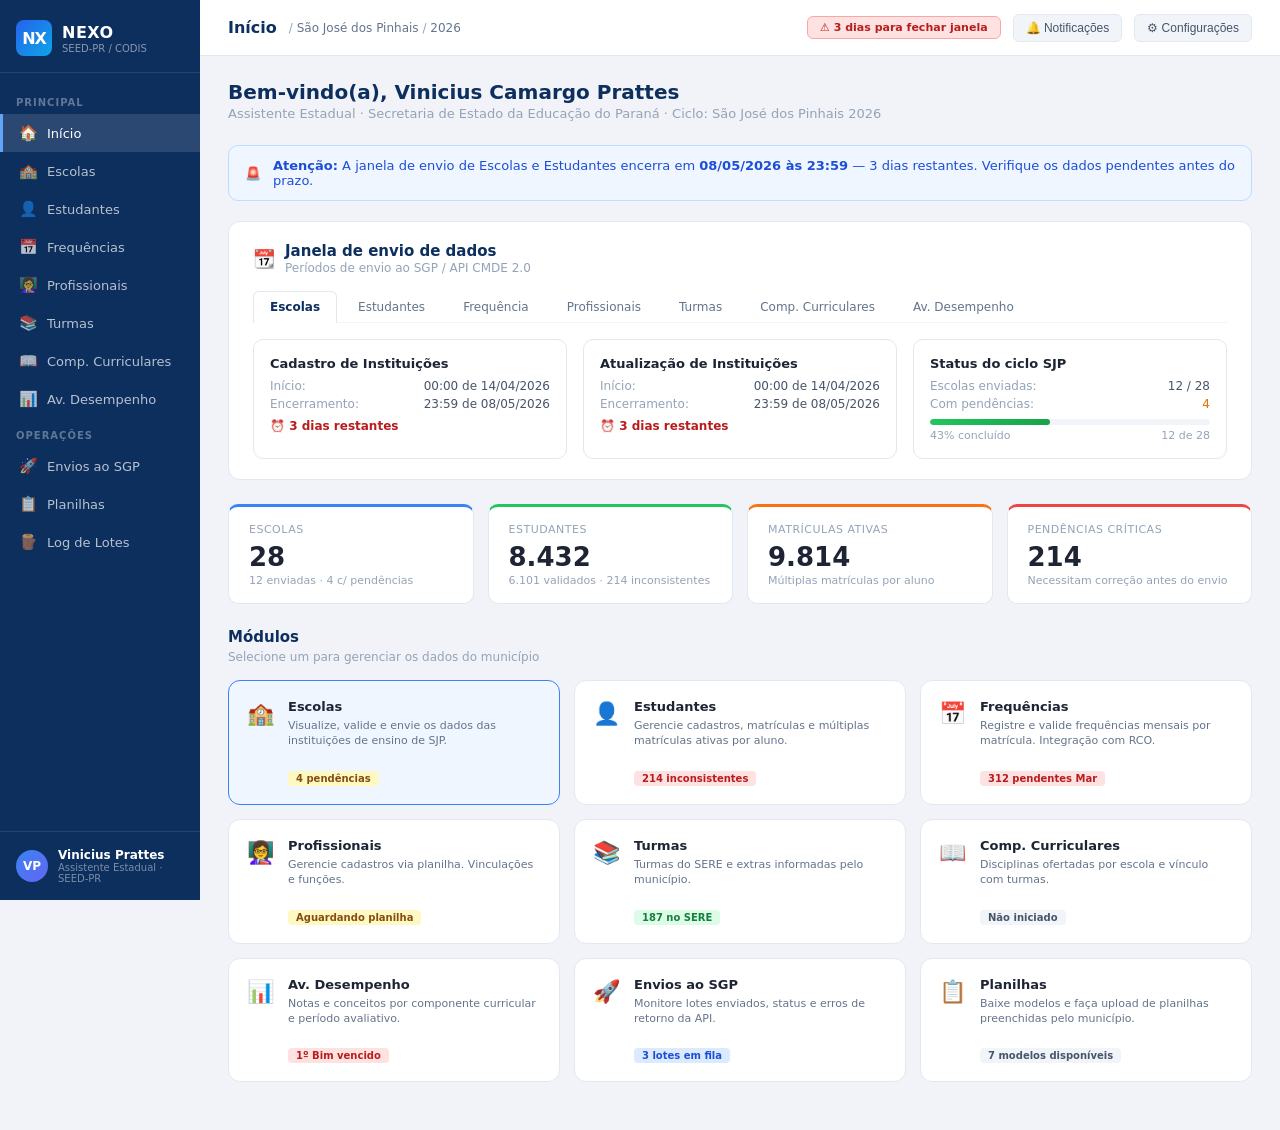
<file: portal.html>
<!DOCTYPE html>
<html lang="pt-BR">
<head>
<meta charset="UTF-8">
<meta name="viewport" content="width=device-width, initial-scale=1.0">
<title>NEXO — Simulação do Portal</title>
<style>
*,*::before,*::after{box-sizing:border-box;margin:0;padding:0}
body{font-family:'Segoe UI',system-ui,sans-serif;background:#f1f3f8;color:#1e2433;display:flex;min-height:100vh;font-size:14px}

/* SIDEBAR */
.sidebar{width:200px;background:#0d2f5e;display:flex;flex-direction:column;flex-shrink:0;position:fixed;top:0;left:0;bottom:0;z-index:100}
.sidebar-logo{padding:20px 16px 16px;border-bottom:1px solid rgba(255,255,255,0.1)}
.logo-box{display:flex;align-items:center;gap:10px}
.logo-icon{width:36px;height:36px;background:linear-gradient(135deg,#2563eb,#0ea5e9);border-radius:8px;display:flex;align-items:center;justify-content:center;font-size:16px;font-weight:900;color:#fff;letter-spacing:-1px}
.logo-text{color:#fff;font-weight:800;font-size:16px;letter-spacing:0.5px}
.logo-sub{color:rgba(255,255,255,0.5);font-size:10px;margin-top:1px}
.sidebar-menu{flex:1;padding:12px 0;overflow-y:auto}
.menu-label{font-size:10px;font-weight:600;color:rgba(255,255,255,0.35);letter-spacing:1px;text-transform:uppercase;padding:12px 16px 6px}
.menu-item{display:flex;align-items:center;gap:10px;padding:10px 16px;color:rgba(255,255,255,0.7);cursor:pointer;border-left:3px solid transparent;transition:all 0.15s;font-size:13px}
.menu-item:hover{background:rgba(255,255,255,0.07);color:#fff}
.menu-item.active{background:rgba(255,255,255,0.12);color:#fff;border-left-color:#60a5fa}
.menu-icon{font-size:15px;width:18px;text-align:center}
.sidebar-user{padding:16px;border-top:1px solid rgba(255,255,255,0.1)}
.user-box{display:flex;align-items:center;gap:10px}
.user-avatar{width:32px;height:32px;background:linear-gradient(135deg,#3b82f6,#6366f1);border-radius:50%;display:flex;align-items:center;justify-content:center;color:#fff;font-size:12px;font-weight:700;flex-shrink:0}
.user-name{color:#fff;font-size:12px;font-weight:600}
.user-role{color:rgba(255,255,255,0.45);font-size:10px}

/* MAIN */
.main{margin-left:200px;flex:1;display:flex;flex-direction:column;min-height:100vh}
.topbar{background:#fff;border-bottom:1px solid #e2e8f0;padding:0 28px;height:56px;display:flex;align-items:center;justify-content:space-between;flex-shrink:0}
.topbar-left{display:flex;align-items:center;gap:12px}
.topbar-left h2{font-size:16px;font-weight:600;color:#0d2f5e}
.breadcrumb{font-size:12px;color:#94a3b8}
.breadcrumb span{color:#64748b}
.topbar-right{display:flex;align-items:center;gap:12px}
.tb-badge{background:#fef9c3;border:1px solid #fde047;color:#854d0e;border-radius:6px;padding:4px 12px;font-size:11px;font-weight:600;cursor:pointer}
.tb-badge.alert{background:#fee2e2;border-color:#fca5a5;color:#b91c1c;animation:pulse 2s infinite}
@keyframes pulse{0%,100%{opacity:1}50%{opacity:0.7}}
.tb-btn{background:#f1f5f9;border:1px solid #e2e8f0;border-radius:6px;padding:6px 12px;font-size:12px;color:#475569;cursor:pointer}

/* CONTENT */
.content{padding:24px 28px;flex:1}
.page-header{margin-bottom:24px}
.page-header h1{font-size:20px;font-weight:700;color:#0d2f5e;margin-bottom:2px}
.page-header p{font-size:13px;color:#94a3b8}

/* JANELA DE ENVIO */
.janela-section{background:#fff;border:1px solid #e2e8f0;border-radius:12px;padding:20px 24px;margin-bottom:24px}
.janela-title{display:flex;align-items:center;gap:10px;margin-bottom:16px}
.janela-title .icon{font-size:18px}
.janela-title h3{font-size:15px;font-weight:600;color:#0d2f5e}
.janela-title p{font-size:12px;color:#94a3b8;margin-top:1px}
.janela-tabs{display:flex;gap:4px;flex-wrap:wrap;margin-bottom:16px;border-bottom:1px solid #f1f5f9;padding-bottom:0}
.jtab{padding:8px 16px;font-size:12px;font-weight:500;cursor:pointer;border-radius:6px 6px 0 0;color:#64748b;border:1px solid transparent;border-bottom:none;transition:all 0.15s}
.jtab.active{background:#fff;border-color:#e2e8f0;border-bottom-color:#fff;color:#0d2f5e;font-weight:600;margin-bottom:-1px}
.janela-cards{display:grid;grid-template-columns:repeat(3,1fr);gap:16px}
.janela-card{border:1px solid #e2e8f0;border-radius:10px;padding:16px}
.janela-card h4{font-size:13px;font-weight:600;color:#1e2433;margin-bottom:8px}
.jc-row{display:flex;justify-content:space-between;font-size:12px;margin-bottom:4px}
.jc-label{color:#94a3b8}
.jc-val{color:#475569;font-weight:500}
.jc-dias{margin-top:8px;font-size:12px;font-weight:600}
.jc-dias.ok{color:#15803d}
.jc-dias.warn{color:#d97706}
.jc-dias.danger{color:#b91c1c}
.status-dot{display:inline-block;width:8px;height:8px;border-radius:50%;margin-right:4px}
.sd-green{background:#22c55e}
.sd-orange{background:#f97316}
.sd-red{background:#ef4444}
.sd-gray{background:#94a3b8}

/* MODULOS */
.modulos-section{margin-bottom:24px}
.modulos-section h3{font-size:15px;font-weight:600;color:#0d2f5e;margin-bottom:4px}
.modulos-section p{font-size:12px;color:#94a3b8;margin-bottom:16px}
.modulos-grid{display:grid;grid-template-columns:repeat(3,1fr);gap:14px}
.modulo-card{background:#fff;border:1px solid #e2e8f0;border-radius:12px;padding:18px;cursor:pointer;transition:all 0.15s;display:flex;align-items:flex-start;gap:14px}
.modulo-card:hover{border-color:#93c5fd;box-shadow:0 4px 12px rgba(37,99,235,0.08);transform:translateY(-1px)}
.modulo-card.active-card{border-color:#3b82f6;background:#eff6ff}
.mc-icon{font-size:22px;flex-shrink:0;margin-top:2px}
.mc-body h4{font-size:13px;font-weight:600;color:#1e2433;margin-bottom:4px}
.mc-body p{font-size:11px;color:#64748b;line-height:1.4}
.mc-badge{display:inline-block;margin-top:6px;padding:2px 8px;border-radius:4px;font-size:10px;font-weight:700}
.mc-badge.green{background:#dcfce7;color:#15803d}
.mc-badge.orange{background:#fef9c3;color:#854d0e}
.mc-badge.red{background:#fee2e2;color:#b91c1c}
.mc-badge.blue{background:#dbeafe;color:#1d4ed8}
.mc-badge.gray{background:#f1f5f9;color:#475569}

/* SCHOOL VIEW */
.school-section{background:#fff;border:1px solid #e2e8f0;border-radius:12px;overflow:hidden;margin-bottom:24px}
.school-header{background:#f8fafc;border-bottom:1px solid #e2e8f0;padding:16px 20px;display:flex;justify-content:space-between;align-items:center}
.school-header h3{font-size:14px;font-weight:600;color:#0d2f5e}
.school-search{display:flex;align-items:center;gap:8px}
.search-input{border:1px solid #e2e8f0;border-radius:8px;padding:7px 12px;font-size:12px;color:#475569;width:220px}
.search-input:focus{outline:none;border-color:#93c5fd}
.btn{padding:7px 14px;border-radius:8px;font-size:12px;font-weight:600;cursor:pointer;border:none;transition:all 0.15s}
.btn-primary{background:#1d4ed8;color:#fff}
.btn-primary:hover{background:#1e40af}
.btn-secondary{background:#f1f5f9;color:#475569;border:1px solid #e2e8f0}
.btn-success{background:#15803d;color:#fff}
.school-table{width:100%;border-collapse:collapse}
.school-table th{background:#f8fafc;padding:10px 16px;text-align:left;font-size:11px;font-weight:600;color:#94a3b8;text-transform:uppercase;letter-spacing:0.5px;border-bottom:1px solid #f1f5f9}
.school-table td{padding:13px 16px;border-bottom:1px solid #f8fafc;font-size:13px}
.school-table tr:last-child td{border-bottom:none}
.school-table tr:hover td{background:#fafbfd}
.school-table tr.selected td{background:#eff6ff}
.st-inep{font-weight:600;color:#1d4ed8;font-size:12px}
.st-name{font-weight:500;color:#1e2433}
.st-sub{font-size:11px;color:#94a3b8;margin-top:1px}
.status-tag{display:inline-flex;align-items:center;gap:4px;padding:3px 9px;border-radius:20px;font-size:11px;font-weight:600}
.st-confirmado{background:#dcfce7;color:#15803d}
.st-pendente{background:#fef9c3;color:#854d0e}
.st-inconsistente{background:#fee2e2;color:#b91c1c}
.st-enviado{background:#dbeafe;color:#1d4ed8}
.action-btns{display:flex;gap:6px}
.icon-btn{width:30px;height:30px;border-radius:6px;border:1px solid #e2e8f0;background:#fff;cursor:pointer;display:flex;align-items:center;justify-content:center;font-size:13px;transition:all 0.15s}
.icon-btn:hover{background:#f1f5f9;border-color:#93c5fd}

/* STATS CARDS */
.stats-row{display:grid;grid-template-columns:repeat(4,1fr);gap:14px;margin-bottom:24px}
.stat-card{background:#fff;border:1px solid #e2e8f0;border-radius:10px;padding:16px 20px}
.stat-card .sc-label{font-size:11px;color:#94a3b8;font-weight:500;text-transform:uppercase;letter-spacing:0.5px;margin-bottom:8px}
.stat-card .sc-val{font-size:26px;font-weight:800;color:#1e2433;line-height:1}
.stat-card .sc-sub{font-size:11px;color:#94a3b8;margin-top:4px}
.stat-card.blue{border-top:3px solid #3b82f6}
.stat-card.green{border-top:3px solid #22c55e}
.stat-card.orange{border-top:3px solid #f97316}
.stat-card.red{border-top:3px solid #ef4444}

/* DETAIL PANEL */
.detail-panel{background:#fff;border:1px solid #e2e8f0;border-radius:12px;padding:20px 24px}
.detail-panel h4{font-size:14px;font-weight:600;color:#0d2f5e;margin-bottom:16px;padding-bottom:10px;border-bottom:1px solid #f1f5f9}
.detail-grid{display:grid;grid-template-columns:1fr 1fr;gap:14px}
.detail-item{}
.di-label{font-size:11px;color:#94a3b8;font-weight:500;margin-bottom:2px}
.di-val{font-size:13px;color:#1e2433;font-weight:500}
.progress-bar{background:#f1f5f9;border-radius:100px;height:6px;margin-top:8px;overflow:hidden}
.progress-fill{height:100%;border-radius:100px;background:linear-gradient(90deg,#22c55e,#16a34a)}
.progress-label{display:flex;justify-content:space-between;font-size:11px;color:#94a3b8;margin-top:4px}
.alert-box{background:#fff7ed;border:1px solid #fed7aa;border-radius:8px;padding:12px;margin-top:16px;display:flex;gap:10px;align-items:flex-start}
.alert-box .ai{font-size:16px;flex-shrink:0;margin-top:1px}
.alert-box p{font-size:12px;color:#c2410c;line-height:1.4}

/* TABS in main */
.main-tabs{display:flex;gap:4px;margin-bottom:20px;border-bottom:1px solid #e2e8f0;padding-bottom:0}
.mtab{padding:10px 18px;font-size:13px;font-weight:500;cursor:pointer;color:#64748b;border-bottom:2px solid transparent;transition:all 0.15s}
.mtab.active{color:#1d4ed8;border-bottom-color:#3b82f6;font-weight:600}
.mtab:hover{color:#1e2433}

/* NOTIFICATION */
.notif-bar{background:#eff6ff;border:1px solid #bfdbfe;border-radius:10px;padding:12px 16px;display:flex;align-items:center;gap:12px;margin-bottom:20px;font-size:13px;color:#1d4ed8}
.notif-bar strong{font-weight:600}
</style>
</head>
<body>

<!-- SIDEBAR -->
<aside class="sidebar">
  <div class="sidebar-logo">
    <div class="logo-box">
      <div class="logo-icon">NX</div>
      <div><div class="logo-text">NEXO</div><div class="logo-sub">SEED-PR / CODIS</div></div>
    </div>
  </div>
  <nav class="sidebar-menu">
    <div class="menu-label">Principal</div>
    <div class="menu-item active" onclick="setPage('inicio')"><span class="menu-icon">🏠</span> Início</div>
    <div class="menu-item" onclick="setPage('escolas')"><span class="menu-icon">🏫</span> Escolas</div>
    <div class="menu-item" onclick="setPage('estudantes')"><span class="menu-icon">👤</span> Estudantes</div>
    <div class="menu-item" onclick="setPage('frequencias')"><span class="menu-icon">📅</span> Frequências</div>
    <div class="menu-item" onclick="setPage('profissionais')"><span class="menu-icon">👩‍🏫</span> Profissionais</div>
    <div class="menu-item" onclick="setPage('turmas')"><span class="menu-icon">📚</span> Turmas</div>
    <div class="menu-item" onclick="setPage('componentes')"><span class="menu-icon">📖</span> Comp. Curriculares</div>
    <div class="menu-item" onclick="setPage('avaliacao')"><span class="menu-icon">📊</span> Av. Desempenho</div>
    <div class="menu-label">Operações</div>
    <div class="menu-item" onclick="setPage('envios')"><span class="menu-icon">🚀</span> Envios ao SGP</div>
    <div class="menu-item" onclick="setPage('planilhas')"><span class="menu-icon">📋</span> Planilhas</div>
    <div class="menu-item" onclick="setPage('logs')"><span class="menu-icon">🪵</span> Log de Lotes</div>
  </nav>
  <div class="sidebar-user">
    <div class="user-box">
      <div class="user-avatar">VP</div>
      <div><div class="user-name">Vinicius Prattes</div><div class="user-role">Assistente Estadual · SEED-PR</div></div>
    </div>
  </div>
</aside>

<!-- MAIN -->
<main class="main">
  <div class="topbar">
    <div class="topbar-left">
      <h2 id="page-title">Início</h2>
      <span class="breadcrumb">/ <span>São José dos Pinhais</span> / <span>2026</span></span>
    </div>
    <div class="topbar-right">
      <span class="tb-badge alert" title="Janela de Escolas e Estudantes encerra em 3 dias">⚠ 3 dias para fechar janela</span>
      <button class="tb-btn">🔔 Notificações</button>
      <button class="tb-btn">⚙ Configurações</button>
    </div>
  </div>

  <!-- PAGE: INICIO -->
  <div class="content" id="page-inicio">
    <div class="page-header">
      <h1>Bem-vindo(a), Vinicius Camargo Prattes</h1>
      <p>Assistente Estadual · Secretaria de Estado da Educação do Paraná · Ciclo: São José dos Pinhais 2026</p>
    </div>

    <div class="notif-bar">
      <span>🚨</span>
      <span><strong>Atenção:</strong> A janela de envio de Escolas e Estudantes encerra em <strong>08/05/2026 às 23:59</strong> — 3 dias restantes. Verifique os dados pendentes antes do prazo.</span>
    </div>

    <!-- JANELA DE ENVIO -->
    <div class="janela-section">
      <div class="janela-title">
        <div class="icon">📆</div>
        <div><h3>Janela de envio de dados</h3><p>Períodos de envio ao SGP / API CMDE 2.0</p></div>
      </div>
      <div class="janela-tabs">
        <div class="jtab active" onclick="setJtab(this,'jc-escolas')">Escolas</div>
        <div class="jtab" onclick="setJtab(this,'jc-estudantes')">Estudantes</div>
        <div class="jtab" onclick="setJtab(this,'jc-freq')">Frequência</div>
        <div class="jtab" onclick="setJtab(this,'jc-prof')">Profissionais</div>
        <div class="jtab" onclick="setJtab(this,'jc-turmas')">Turmas</div>
        <div class="jtab" onclick="setJtab(this,'jc-comp')">Comp. Curriculares</div>
        <div class="jtab" onclick="setJtab(this,'jc-aval')">Av. Desempenho</div>
      </div>
      <div id="jc-escolas" class="janela-cards">
        <div class="janela-card"><h4>Cadastro de Instituições</h4><div class="jc-row"><span class="jc-label">Início:</span><span class="jc-val">00:00 de 14/04/2026</span></div><div class="jc-row"><span class="jc-label">Encerramento:</span><span class="jc-val">23:59 de 08/05/2026</span></div><div class="jc-dias danger">⏰ 3 dias restantes</div></div>
        <div class="janela-card"><h4>Atualização de Instituições</h4><div class="jc-row"><span class="jc-label">Início:</span><span class="jc-val">00:00 de 14/04/2026</span></div><div class="jc-row"><span class="jc-label">Encerramento:</span><span class="jc-val">23:59 de 08/05/2026</span></div><div class="jc-dias danger">⏰ 3 dias restantes</div></div>
        <div class="janela-card"><h4>Status do ciclo SJP</h4><div class="jc-row"><span class="jc-label">Escolas enviadas:</span><span class="jc-val">12 / 28</span></div><div class="jc-row"><span class="jc-label">Com pendências:</span><span class="jc-val" style="color:#d97706">4</span></div><div class="progress-bar" style="margin-top:8px"><div class="progress-fill" style="width:43%"></div></div><div class="progress-label"><span>43% concluído</span><span>12 de 28</span></div></div>
      </div>
      <div id="jc-estudantes" class="janela-cards" style="display:none">
        <div class="janela-card"><h4>Cadastro de Estudantes</h4><div class="jc-row"><span class="jc-label">Início:</span><span class="jc-val">00:00 de 14/04/2026</span></div><div class="jc-row"><span class="jc-label">Encerramento:</span><span class="jc-val">23:59 de 08/05/2026</span></div><div class="jc-dias danger">⏰ 3 dias restantes</div></div>
        <div class="janela-card"><h4>Rematrícula</h4><div class="jc-row"><span class="jc-label">Início:</span><span class="jc-val">Contínuo</span></div><div class="jc-row"><span class="jc-label">Encerramento:</span><span class="jc-val">31/12/2026</span></div><div class="jc-dias ok">✓ Aberto</div></div>
        <div class="janela-card"><h4>Status dos estudantes SJP</h4><div class="jc-row"><span class="jc-label">Total no SERE:</span><span class="jc-val">8.432</span></div><div class="jc-row"><span class="jc-label">Validados:</span><span class="jc-val">6.101</span></div><div class="jc-row"><span class="jc-label">Inconsistentes:</span><span class="jc-val" style="color:#d97706">214</span></div><div class="progress-bar" style="margin-top:4px"><div class="progress-fill" style="width:72%"></div></div></div>
      </div>
      <div id="jc-freq" class="janela-cards" style="display:none">
        <div class="janela-card"><h4>Frequência Mensal</h4><div class="jc-row"><span class="jc-label">Referência:</span><span class="jc-val">Março/2026</span></div><div class="jc-row"><span class="jc-label">Prazo envio:</span><span class="jc-val">15/04/2026</span></div><div class="jc-dias danger">⏰ Vencido</div></div>
        <div class="janela-card"><h4>Frequência — Abril/2026</h4><div class="jc-row"><span class="jc-label">Prazo envio:</span><span class="jc-val">15/05/2026</span></div><div class="jc-row"><span class="jc-label">Status:</span><span class="jc-val" style="color:#15803d">Aberto</span></div><div class="jc-dias ok">✓ 9 dias restantes</div></div>
        <div class="janela-card"><h4>Pendentes</h4><div class="jc-row"><span class="jc-label">Matrículas sem freq. Mar:</span><span class="jc-val" style="color:#b91c1c">312</span></div><div class="jc-row"><span class="jc-label">Matrículas sem freq. Abr:</span><span class="jc-val">0</span></div><button class="btn btn-primary" style="margin-top:8px;width:100%;font-size:12px">Ver pendências</button></div>
      </div>
      <div id="jc-prof" class="janela-cards" style="display:none"><div class="janela-card"><h4>Cadastro de Profissionais</h4><div class="jc-row"><span class="jc-label">Janela:</span><span class="jc-val">Contínuo</span></div><div class="jc-dias ok">✓ Sempre aberto</div></div><div class="janela-card"><h4>Status SJP</h4><div class="jc-row"><span class="jc-label">Planilha enviada:</span><span class="jc-val">Não</span></div><div class="jc-dias danger">⚠ Aguardando município</div></div></div>
      <div id="jc-turmas" class="janela-cards" style="display:none"><div class="janela-card"><h4>Turmas</h4><div class="jc-row"><span class="jc-label">Janela:</span><span class="jc-val">Contínuo</span></div><div class="jc-dias ok">✓ Sempre aberto</div></div><div class="janela-card"><h4>Status</h4><div class="jc-row"><span class="jc-label">Turmas no SERE:</span><span class="jc-val">187</span></div><div class="jc-row"><span class="jc-label">Extras (planilha):</span><span class="jc-val">0</span></div></div></div>
      <div id="jc-comp" class="janela-cards" style="display:none"><div class="janela-card"><h4>Componentes Curriculares</h4><div class="jc-row"><span class="jc-label">Janela:</span><span class="jc-val">Contínuo</span></div><div class="jc-dias ok">✓ Sempre aberto</div></div></div>
      <div id="jc-aval" class="janela-cards" style="display:none"><div class="janela-card"><h4>Avaliação de Desempenho</h4><div class="jc-row"><span class="jc-label">Referência:</span><span class="jc-val">1º Bimestre 2026</span></div><div class="jc-row"><span class="jc-label">Prazo:</span><span class="jc-val">30/04/2026</span></div><div class="jc-dias danger">⏰ Vencido</div></div></div>
    </div>

    <!-- STATS -->
    <div class="stats-row">
      <div class="stat-card blue"><div class="sc-label">Escolas</div><div class="sc-val">28</div><div class="sc-sub">12 enviadas · 4 c/ pendências</div></div>
      <div class="stat-card green"><div class="sc-label">Estudantes</div><div class="sc-val">8.432</div><div class="sc-sub">6.101 validados · 214 inconsistentes</div></div>
      <div class="stat-card orange"><div class="sc-label">Matrículas ativas</div><div class="sc-val">9.814</div><div class="sc-sub">Múltiplas matrículas por aluno</div></div>
      <div class="stat-card red"><div class="sc-label">Pendências críticas</div><div class="sc-val">214</div><div class="sc-sub">Necessitam correção antes do envio</div></div>
    </div>

    <!-- MÓDULOS -->
    <div class="modulos-section">
      <h3>Módulos</h3>
      <p>Selecione um para gerenciar os dados do município</p>
      <div class="modulos-grid">
        <div class="modulo-card active-card" onclick="setPage('escolas')"><div class="mc-icon">🏫</div><div class="mc-body"><h4>Escolas</h4><p>Visualize, valide e envie os dados das instituições de ensino de SJP.</p><span class="mc-badge orange">4 pendências</span></div></div>
        <div class="modulo-card" onclick="setPage('estudantes')"><div class="mc-icon">👤</div><div class="mc-body"><h4>Estudantes</h4><p>Gerencie cadastros, matrículas e múltiplas matrículas ativas por aluno.</p><span class="mc-badge red">214 inconsistentes</span></div></div>
        <div class="modulo-card" onclick="setPage('frequencias')"><div class="mc-icon">📅</div><div class="mc-body"><h4>Frequências</h4><p>Registre e valide frequências mensais por matrícula. Integração com RCO.</p><span class="mc-badge red">312 pendentes Mar</span></div></div>
        <div class="modulo-card" onclick="setPage('profissionais')"><div class="mc-icon">👩‍🏫</div><div class="mc-body"><h4>Profissionais</h4><p>Gerencie cadastros via planilha. Vinculações e funções.</p><span class="mc-badge orange">Aguardando planilha</span></div></div>
        <div class="modulo-card" onclick="setPage('turmas')"><div class="mc-icon">📚</div><div class="mc-body"><h4>Turmas</h4><p>Turmas do SERE e extras informadas pelo município.</p><span class="mc-badge green">187 no SERE</span></div></div>
        <div class="modulo-card" onclick="setPage('componentes')"><div class="mc-icon">📖</div><div class="mc-body"><h4>Comp. Curriculares</h4><p>Disciplinas ofertadas por escola e vínculo com turmas.</p><span class="mc-badge gray">Não iniciado</span></div></div>
        <div class="modulo-card" onclick="setPage('avaliacao')"><div class="mc-icon">📊</div><div class="mc-body"><h4>Av. Desempenho</h4><p>Notas e conceitos por componente curricular e período avaliativo.</p><span class="mc-badge red">1º Bim vencido</span></div></div>
        <div class="modulo-card" onclick="setPage('envios')"><div class="mc-icon">🚀</div><div class="mc-body"><h4>Envios ao SGP</h4><p>Monitore lotes enviados, status e erros de retorno da API.</p><span class="mc-badge blue">3 lotes em fila</span></div></div>
        <div class="modulo-card" onclick="setPage('planilhas')"><div class="mc-icon">📋</div><div class="mc-body"><h4>Planilhas</h4><p>Baixe modelos e faça upload de planilhas preenchidas pelo município.</p><span class="mc-badge gray">7 modelos disponíveis</span></div></div>
      </div>
    </div>
  </div>

  <!-- PAGE: ESCOLAS -->
  <div class="content" id="page-escolas" style="display:none">
    <div class="page-header"><h1>Escolas</h1><p>São José dos Pinhais · 2026 · 28 escolas municipais</p></div>
    <div class="main-tabs">
      <div class="mtab active">📋 Geral</div>
      <div class="mtab">➕ Cadastrar</div>
      <div class="mtab">✏️ Editar</div>
      <div class="mtab">🚀 Enviar ao SGP</div>
    </div>
    <div class="stats-row">
      <div class="stat-card green"><div class="sc-label">Enviadas</div><div class="sc-val">12</div></div>
      <div class="stat-card blue"><div class="sc-label">Confirmadas</div><div class="sc-val">8</div></div>
      <div class="stat-card orange"><div class="sc-label">Com pendências</div><div class="sc-val">4</div></div>
      <div class="stat-card red"><div class="sc-label">Não iniciadas</div><div class="sc-val">4</div></div>
    </div>
    <div class="school-section">
      <div class="school-header">
        <h3>Escolas cadastradas na rede</h3>
        <div class="school-search">
          <input class="search-input" type="text" placeholder="Pesquisar por Nome, INEP ou CEP...">
          <button class="btn btn-secondary">▼ Filtrar</button>
          <button class="btn btn-primary">⬇ Exportar</button>
        </div>
      </div>
      <table class="school-table">
        <thead><tr><th>Código INEP</th><th>Instituição de Ensino</th><th>Etapas</th><th>Estudantes</th><th>Situação</th><th>Status NEXO</th><th>Ações</th></tr></thead>
        <tbody>
          <tr class="selected"><td><div class="st-inep">41023456</div></td><td><div class="st-name">EMEF Professora Maria Aparecida</div><div class="st-sub">Rua das Acácias, 456 · Afonso Pena</div></td><td>EF I e II</td><td>324</td><td><span class="status-tag st-enviado">🔵 Enviada</span></td><td><span style="color:#15803d;font-size:12px">✓ SGP confirmado</span></td><td><div class="action-btns"><div class="icon-btn" title="Visualizar">👁</div><div class="icon-btn" title="Editar">✏️</div></div></td></tr>
          <tr><td><div class="st-inep">41023478</div></td><td><div class="st-name">EMEI Jardim das Flores</div><div class="st-sub">Av. Central, 890 · Centro</div></td><td>Ed. Infantil</td><td>186</td><td><span class="status-tag st-confirmado">🟢 Confirmada</span></td><td><span style="color:#1d4ed8;font-size:12px">Aguardando envio</span></td><td><div class="action-btns"><div class="icon-btn">👁</div><div class="icon-btn">✏️</div></div></td></tr>
          <tr><td><div class="st-inep">41023501</div></td><td><div class="st-name">EMEF Dom Pedro II</div><div class="st-sub">Rua Marechal, 12 · São Marcos</div></td><td>EF I e II</td><td>412</td><td><span class="status-tag st-inconsistente">🔴 Inconsistente</span></td><td><span style="color:#b91c1c;font-size:12px">2 erros · CNPJ inválido</span></td><td><div class="action-btns"><div class="icon-btn">👁</div><div class="icon-btn">✏️</div></div></td></tr>
          <tr><td><div class="st-inep">41023522</div></td><td><div class="st-name">EMEF Santos Dumont</div><div class="st-sub">Rua do Aviador, 300 · Costeira</div></td><td>EF II e EM</td><td>298</td><td><span class="status-tag st-pendente">🟡 Pendente</span></td><td><span style="color:#854d0e;font-size:12px">Aguardando gestor</span></td><td><div class="action-btns"><div class="icon-btn">👁</div><div class="icon-btn">✏️</div></div></td></tr>
          <tr><td><div class="st-inep">41023544</div></td><td><div class="st-name">EMEI Sol Nascente</div><div class="st-sub">Av. Primavera, 55 · São Marcos</div></td><td>Ed. Infantil</td><td>142</td><td><span class="status-tag st-enviado">🔵 Enviada</span></td><td><span style="color:#15803d;font-size:12px">✓ SGP confirmado</span></td><td><div class="action-btns"><div class="icon-btn">👁</div><div class="icon-btn">✏️</div></div></td></tr>
        </tbody>
      </table>
    </div>

    <div style="display:grid;grid-template-columns:1fr 1fr;gap:16px">
      <div class="detail-panel">
        <h4>Detalhe — EMEF Professora Maria Aparecida (41023456)</h4>
        <div class="detail-grid">
          <div class="detail-item"><div class="di-label">Situação de funcionamento</div><div class="di-val">Em funcionamento</div></div>
          <div class="detail-item"><div class="di-label">Dependência administrativa</div><div class="di-val">Municipal</div></div>
          <div class="detail-item"><div class="di-label">CNPJ da Secretaria</div><div class="di-val">76.017.762/0001-60</div></div>
          <div class="detail-item"><div class="di-label">Localização geográfica</div><div class="di-val">Urbana</div></div>
          <div class="detail-item"><div class="di-label">Turmas cadastradas</div><div class="di-val">12 turmas</div></div>
          <div class="detail-item"><div class="di-label">ID SGP (após envio)</div><div class="di-val" style="color:#15803d">✓ 789012</div></div>
        </div>
        <div class="progress-bar" style="margin-top:16px"><div class="progress-fill" style="width:83%"></div></div>
        <div class="progress-label"><span>Completude dos dados</span><span>83%</span></div>
      </div>
      <div class="detail-panel">
        <h4>Inconsistências — EMEF Dom Pedro II (41023501)</h4>
        <div class="alert-box"><div class="ai">⚠️</div><p><strong>CNPJ inválido:</strong> O valor informado (76.017.762/0001-6) não passou na validação de dígito verificador. Corrija para prosseguir.</p></div>
        <div class="alert-box" style="background:#fef9c3;border-color:#fde047;margin-top:8px"><div class="ai">⚠️</div><p><strong>Telefone ausente:</strong> Campo recomendado. Preencha para melhorar a qualidade do cadastro.</p></div>
        <div style="margin-top:16px;display:flex;gap:8px">
          <button class="btn btn-primary">✏️ Corrigir dados</button>
          <button class="btn btn-secondary">↗ Ver todos os erros</button>
        </div>
      </div>
    </div>
  </div>

  <!-- PAGE: ESTUDANTES -->
  <div class="content" id="page-estudantes" style="display:none">
    <div class="page-header"><h1>Estudantes</h1><p>São José dos Pinhais · 2026 · 8.432 estudantes</p></div>
    <div class="main-tabs">
      <div class="mtab active">📋 Geral</div>
      <div class="mtab">➕ Cadastrar</div>
      <div class="mtab">🔄 Rematricular</div>
      <div class="mtab">📊 Múltiplas matrículas</div>
      <div class="mtab">🚀 Enviar ao SGP</div>
    </div>
    <div class="stats-row">
      <div class="stat-card blue"><div class="sc-label">Total no SERE</div><div class="sc-val">8.432</div></div>
      <div class="stat-card green"><div class="sc-label">Validados</div><div class="sc-val">6.101</div></div>
      <div class="stat-card orange"><div class="sc-label">Pendentes</div><div class="sc-val">2.117</div></div>
      <div class="stat-card red"><div class="sc-label">Inconsistentes</div><div class="sc-val">214</div></div>
    </div>
    <div class="school-section">
      <div class="school-header">
        <h3>Estudantes da rede</h3>
        <div class="school-search">
          <input class="search-input" placeholder="CPF, nome ou NIS...">
          <button class="btn btn-secondary">▼ Filtro</button>
          <button class="btn btn-success">⬇ Planilha</button>
        </div>
      </div>
      <table class="school-table">
        <thead><tr><th>CPF</th><th>Estudante</th><th>Nascimento</th><th>Matrículas ativas</th><th>Status NEXO</th><th>Ações</th></tr></thead>
        <tbody>
          <tr><td class="st-inep">123.456.789-01</td><td><div class="st-name">Ana Caroline Ferreira dos Santos</div><div class="st-sub">Raça/cor: Parda · Mãe: Claudia Santos</div></td><td>15/03/2010</td><td><span class="mc-badge blue" style="font-size:10px">2 matrículas</span></td><td><span class="status-tag st-enviado">🔵 Enviada</span></td><td><div class="action-btns"><div class="icon-btn">👁</div><div class="icon-btn">✏️</div></div></td></tr>
          <tr><td class="st-inep">234.567.890-12</td><td><div class="st-name">Pedro Henrique Oliveira Lima</div><div class="st-sub">Raça/cor: Branca · Mãe: Marcia Lima</div></td><td>22/07/2009</td><td><span class="mc-badge green" style="font-size:10px">1 matrícula</span></td><td><span class="status-tag st-confirmado">🟢 Confirmado</span></td><td><div class="action-btns"><div class="icon-btn">👁</div><div class="icon-btn">✏️</div></div></td></tr>
          <tr><td class="st-inep">345.678.901-23</td><td><div class="st-name">Maria Eduarda Costa Rodrigues</div><div class="st-sub">Raça/cor: Não declarada · CPF com dígito inválido</div></td><td>08/11/2011</td><td><span class="mc-badge gray" style="font-size:10px">—</span></td><td><span class="status-tag st-inconsistente">🔴 Inconsistente</span></td><td><div class="action-btns"><div class="icon-btn">👁</div><div class="icon-btn">✏️</div></div></td></tr>
          <tr><td class="st-inep">456.789.012-34</td><td><div class="st-name">Lucas Gabriel Martins Souza</div><div class="st-sub">Raça/cor: Preta · AEE: Sim</div></td><td>30/01/2008</td><td><span class="mc-badge blue" style="font-size:10px">3 matrículas</span></td><td><span class="status-tag st-pendente">🟡 Pendente</span></td><td><div class="action-btns"><div class="icon-btn">👁</div><div class="icon-btn">✏️</div></div></td></tr>
        </tbody>
      </table>
    </div>
  </div>

  <!-- OUTROS PAGES: placeholder -->
  <div class="content" id="page-frequencias" style="display:none"><div class="page-header"><h1>Frequências</h1><p>São José dos Pinhais · 2026</p></div><div class="notif-bar">🔄 <span>Esta tela está em construção. Clique em <strong>Início</strong> para voltar.</span></div></div>
  <div class="content" id="page-profissionais" style="display:none"><div class="page-header"><h1>Profissionais</h1><p>São José dos Pinhais · 2026</p></div><div class="notif-bar">🔄 <span>Esta tela está em construção. Clique em <strong>Início</strong> para voltar.</span></div></div>
  <div class="content" id="page-turmas" style="display:none"><div class="page-header"><h1>Turmas</h1><p>São José dos Pinhais · 2026</p></div><div class="notif-bar">🔄 <span>Esta tela está em construção. Clique em <strong>Início</strong> para voltar.</span></div></div>
  <div class="content" id="page-componentes" style="display:none"><div class="page-header"><h1>Componentes Curriculares</h1><p>São José dos Pinhais · 2026</p></div><div class="notif-bar">🔄 <span>Esta tela está em construção. Clique em <strong>Início</strong> para voltar.</span></div></div>
  <div class="content" id="page-avaliacao" style="display:none"><div class="page-header"><h1>Avaliação de Desempenho</h1><p>São José dos Pinhais · 2026</p></div><div class="notif-bar">🔄 <span>Esta tela está em construção. Clique em <strong>Início</strong> para voltar.</span></div></div>
  <div class="content" id="page-envios" style="display:none"><div class="page-header"><h1>Envios ao SGP</h1><p>Log de lotes e monitoramento de envios</p></div><div class="notif-bar">🔄 <span>Esta tela está em construção. Clique em <strong>Início</strong> para voltar.</span></div></div>
  <div class="content" id="page-planilhas" style="display:none"><div class="page-header"><h1>Planilhas</h1><p>Download de modelos e upload de dados do município</p></div><div class="notif-bar">🔄 <span>Esta tela está em construção. Clique em <strong>Início</strong> para voltar.</span></div></div>
  <div class="content" id="page-logs" style="display:none"><div class="page-header"><h1>Log de Lotes</h1><p>Histórico de envios e reprocessamento</p></div><div class="notif-bar">🔄 <span>Esta tela está em construção. Clique em <strong>Início</strong> para voltar.</span></div></div>
</main>

<script>
const pageMap = {
  'inicio':'page-inicio','escolas':'page-escolas','estudantes':'page-estudantes',
  'frequencias':'page-frequencias','profissionais':'page-profissionais','turmas':'page-turmas',
  'componentes':'page-componentes','avaliacao':'page-avaliacao','envios':'page-envios',
  'planilhas':'page-planilhas','logs':'page-logs'
};
const pageTitles = {
  'inicio':'Início','escolas':'Escolas','estudantes':'Estudantes','frequencias':'Frequências',
  'profissionais':'Profissionais','turmas':'Turmas','componentes':'Comp. Curriculares',
  'avaliacao':'Av. Desempenho','envios':'Envios ao SGP','planilhas':'Planilhas','logs':'Log de Lotes'
};
function setPage(page){
  Object.values(pageMap).forEach(id=>{const el=document.getElementById(id);if(el)el.style.display='none'});
  const target=document.getElementById(pageMap[page]);
  if(target)target.style.display='block';
  document.getElementById('page-title').textContent=pageTitles[page]||page;
  document.querySelectorAll('.menu-item').forEach((m,i)=>{
    const pages=Object.keys(pageMap);
    m.classList.toggle('active',m.textContent.trim().includes(pageTitles[page]||''));
  });
}
function setJtab(el,targetId){
  document.querySelectorAll('.jtab').forEach(t=>t.classList.remove('active'));
  el.classList.add('active');
  document.querySelectorAll('.janela-cards').forEach(c=>c.style.display='none');
  const t=document.getElementById(targetId);
  if(t)t.style.display='grid';
}
</script>
</body>
</html>
</file>
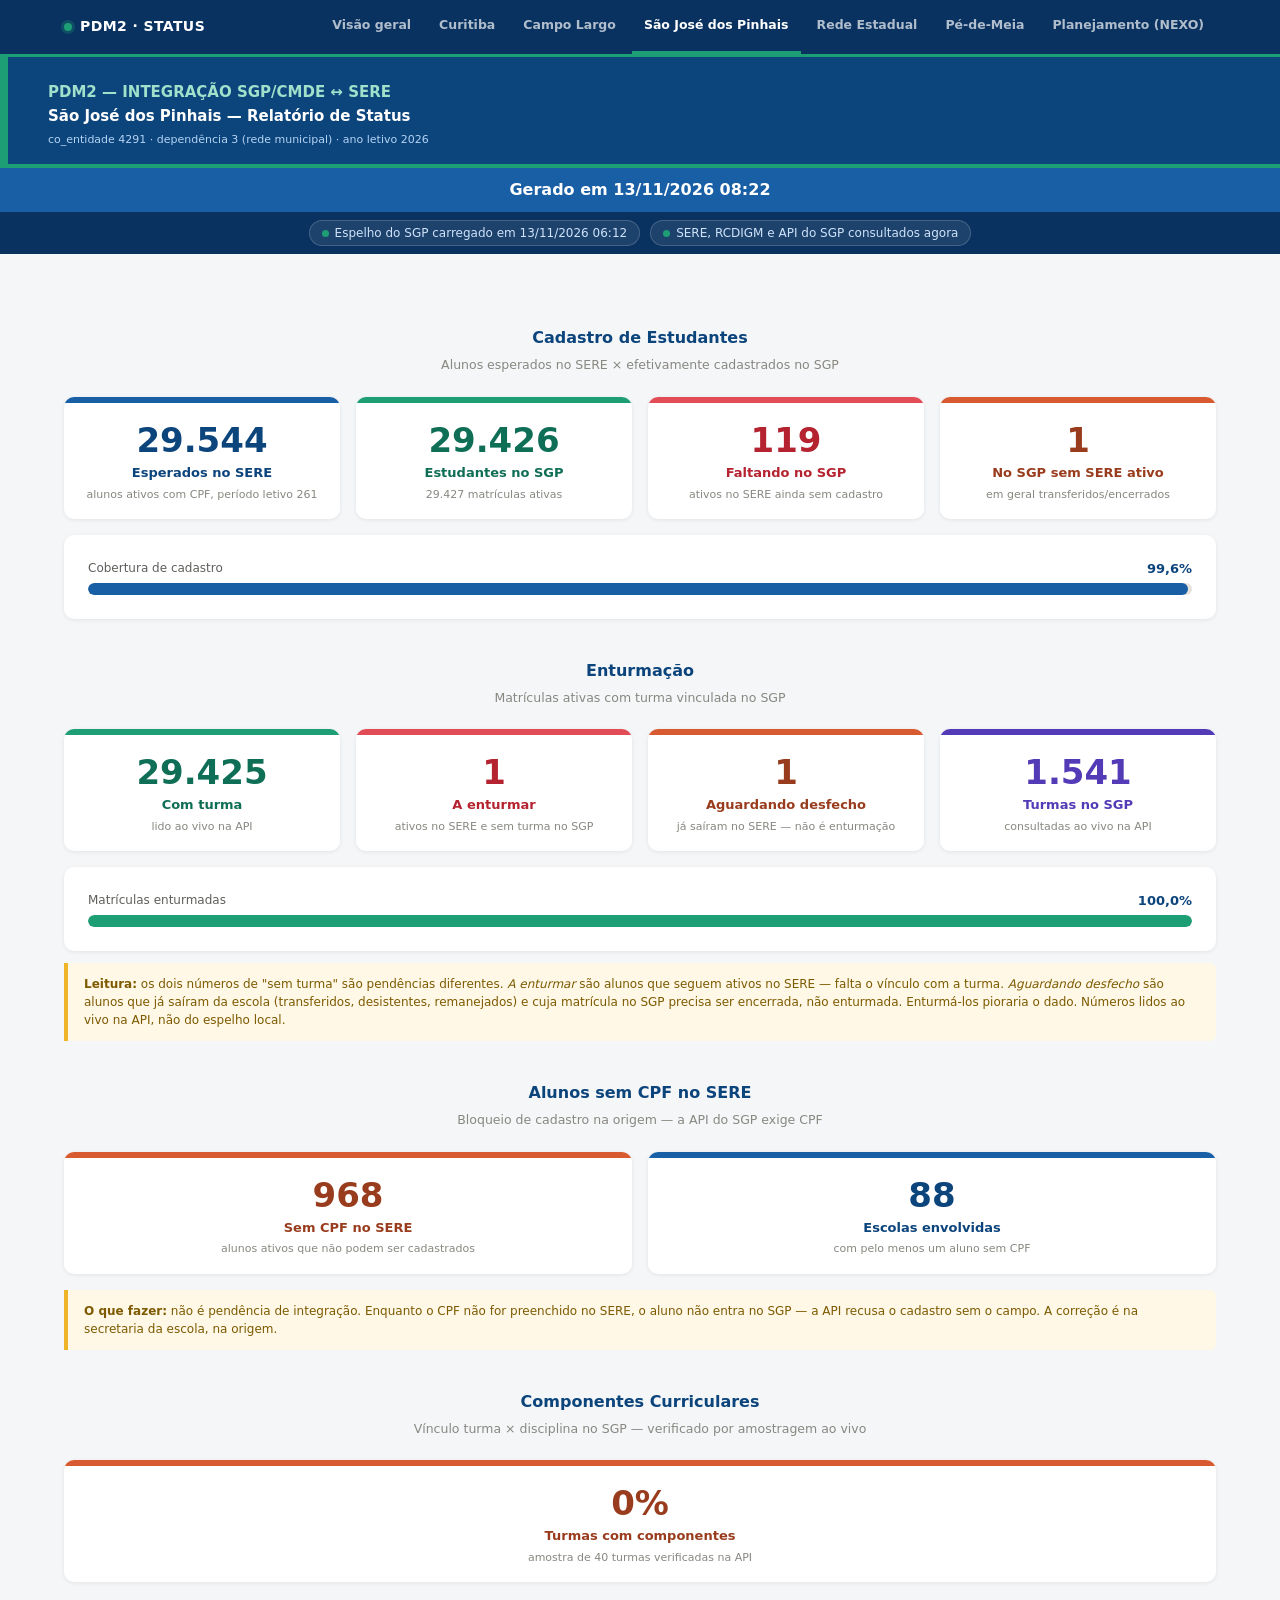
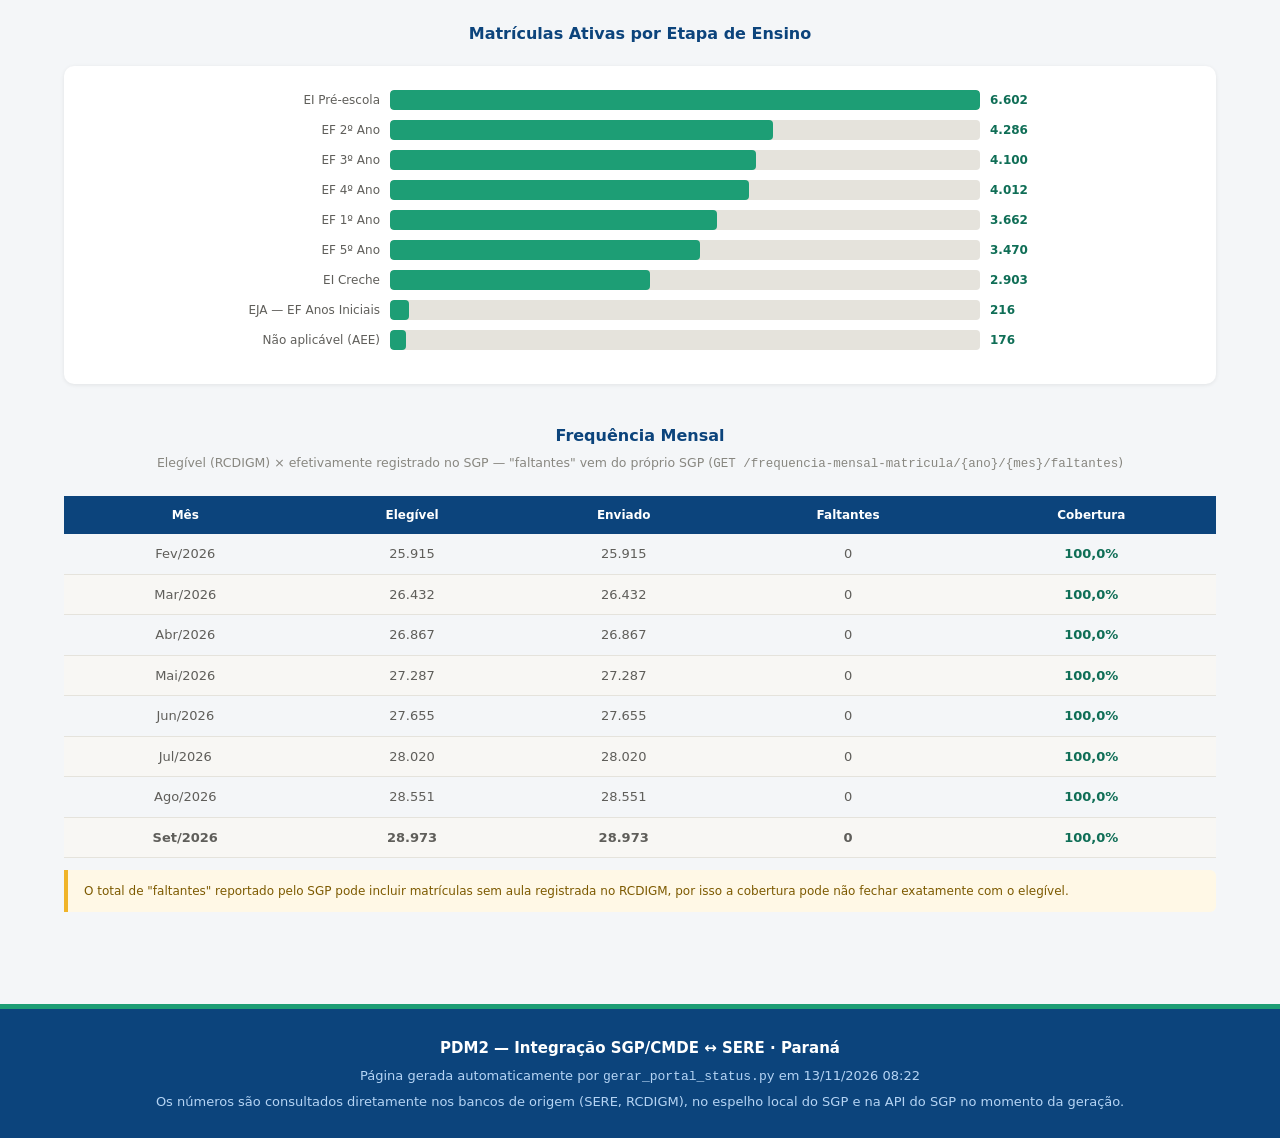
<file: saojosedospinhais.html>
<!DOCTYPE html>
<html lang="pt-BR">
<head>
<meta charset="UTF-8">
<meta name="viewport" content="width=device-width, initial-scale=1.0">
<title>PDM2 — São José dos Pinhais — Status</title>
<link rel="stylesheet" href="pdm2-status.css">
</head>
<body>
<div class="topnav"><div class="topnav-inner">
  <a href="status.html" class="topnav-brand"><span class="dot"></span>PDM2 · STATUS</a>
  <div class="topnav-links"><a href="status.html">Visão geral</a><a href="curitiba.html">Curitiba</a><a href="campolargo.html">Campo Largo</a><a href="saojosedospinhais.html" class="active">São José dos Pinhais</a><a href="estadual.html">Rede Estadual</a><a href="pedemeia.html">Pé-de-Meia</a><a href="index.html">Planejamento (NEXO)</a></div>
</div></div>

<div class="header">
  <div class="header-top"><div class="header-titles">
    <h1>PDM2 — INTEGRAÇÃO SGP/CMDE ↔ SERE</h1>
    <h2>São José dos Pinhais — Relatório de Status</h2>
    <p>co_entidade 4291 · dependência 3 (rede municipal) · ano letivo 2026</p>
  </div></div>
  <div class="header-bottom">Gerado em 13/11/2026 08:22</div>
</div>
<div class="fresh-bar">
  <span class="fresh-pill"><span class="lv"></span>Espelho do SGP carregado em 13/11/2026 06:12</span>
  <span class="fresh-pill"><span class="lv"></span>SERE, RCDIGM e API do SGP consultados agora</span>
</div>
<div class="container">
  <div class="section-title">Cadastro de Estudantes</div>
  <div class="section-sub">Alunos esperados no SERE × efetivamente cadastrados no SGP</div>
<div class="cards-4" style="display:grid;gap:16px;margin-bottom:16px;grid-template-columns:repeat(4,1fr)"><div class="card c-azul"><div class="card-bar"></div><div class="card-body"><div class="card-num">29.544</div><div class="card-label">Esperados no SERE</div><div class="card-sub">alunos ativos com CPF, período letivo 261</div></div></div><div class="card c-verde"><div class="card-bar"></div><div class="card-body"><div class="card-num">29.426</div><div class="card-label">Estudantes no SGP</div><div class="card-sub">29.427 matrículas ativas</div></div></div><div class="card c-vermelho"><div class="card-bar"></div><div class="card-body"><div class="card-num">119</div><div class="card-label">Faltando no SGP</div><div class="card-sub">ativos no SERE ainda sem cadastro</div></div></div><div class="card c-laranja"><div class="card-bar"></div><div class="card-body"><div class="card-num">1</div><div class="card-label">No SGP sem SERE ativo</div><div class="card-sub">em geral transferidos/encerrados</div></div></div></div><div class="chart-box" style="margin-top:8px"><div class="meter"><div class="meter-head"><span>Cobertura de cadastro</span><b>99,6%</b></div><div class="meter-track"><div class="meter-fill" style="width:99.6%;background:var(--azul2)"></div></div></div></div>
  <div class="section-title">Enturmação</div>
  <div class="section-sub">Matrículas ativas com turma vinculada no SGP</div>
<div class="cards-4" style="display:grid;gap:16px;margin-bottom:16px;grid-template-columns:repeat(4,1fr)"><div class="card c-verde"><div class="card-bar"></div><div class="card-body"><div class="card-num">29.425</div><div class="card-label">Com turma</div><div class="card-sub">lido ao vivo na API</div></div></div><div class="card c-vermelho"><div class="card-bar"></div><div class="card-body"><div class="card-num">1</div><div class="card-label">A enturmar</div><div class="card-sub">ativos no SERE e sem turma no SGP</div></div></div><div class="card c-laranja"><div class="card-bar"></div><div class="card-body"><div class="card-num">1</div><div class="card-label">Aguardando desfecho</div><div class="card-sub">já saíram no SERE — não é enturmação</div></div></div><div class="card c-roxo"><div class="card-bar"></div><div class="card-body"><div class="card-num">1.541</div><div class="card-label">Turmas no SGP</div><div class="card-sub">consultadas ao vivo na API</div></div></div></div><div class="chart-box" style="margin-top:8px"><div class="meter"><div class="meter-head"><span>Matrículas enturmadas</span><b>100,0%</b></div><div class="meter-track"><div class="meter-fill" style="width:100.0%;background:var(--verde2)"></div></div></div></div><div class="nota"><strong>Leitura:</strong> os dois números de "sem turma" são pendências diferentes. <em>A enturmar</em> são alunos que seguem ativos no SERE — falta o vínculo com a turma. <em>Aguardando desfecho</em> são alunos que já saíram da escola (transferidos, desistentes, remanejados) e cuja matrícula no SGP precisa ser encerrada, não enturmada. Enturmá-los pioraria o dado. Números lidos ao vivo na API, não do espelho local.</div>
  <div class="section-title">Alunos sem CPF no SERE</div>
  <div class="section-sub">Bloqueio de cadastro na origem — a API do SGP exige CPF</div>
<div class="cards-2" style="display:grid;gap:16px;margin-bottom:16px;grid-template-columns:repeat(2,1fr)"><div class="card c-laranja"><div class="card-bar"></div><div class="card-body"><div class="card-num">968</div><div class="card-label">Sem CPF no SERE</div><div class="card-sub">alunos ativos que não podem ser cadastrados</div></div></div><div class="card c-azul"><div class="card-bar"></div><div class="card-body"><div class="card-num">88</div><div class="card-label">Escolas envolvidas</div><div class="card-sub">com pelo menos um aluno sem CPF</div></div></div></div><div class="nota"><strong>O que fazer:</strong> não é pendência de integração. Enquanto o CPF não for preenchido no SERE, o aluno não entra no SGP — a API recusa o cadastro sem o campo. A correção é na secretaria da escola, na origem.</div>
  <div class="section-title">Componentes Curriculares</div>
  <div class="section-sub">Vínculo turma × disciplina no SGP — verificado por amostragem ao vivo</div>
<div class="cards-1" style="display:grid;gap:16px;margin-bottom:16px;grid-template-columns:repeat(1,1fr)"><div class="card c-laranja"><div class="card-bar"></div><div class="card-body"><div class="card-num">0%</div><div class="card-label">Turmas com componentes</div><div class="card-sub">amostra de 40 turmas verificadas na API</div></div></div></div>
  <div class="section-title">Matrículas Ativas por Etapa de Ensino</div>
  <div class="chart-box"><div style="max-width:820px;margin:0 auto;"><div class="bar-row"><div class="bar-label">EI Pré-escola</div><div class="bar-track"><div class="bar-fill" style="width:100.0%;background:#1D9E75"></div></div><div class="bar-val" style="color:#0F6E56">6.602</div></div><div class="bar-row"><div class="bar-label">EF 2º Ano</div><div class="bar-track"><div class="bar-fill" style="width:64.9%;background:#1D9E75"></div></div><div class="bar-val" style="color:#0F6E56">4.286</div></div><div class="bar-row"><div class="bar-label">EF 3º Ano</div><div class="bar-track"><div class="bar-fill" style="width:62.1%;background:#1D9E75"></div></div><div class="bar-val" style="color:#0F6E56">4.100</div></div><div class="bar-row"><div class="bar-label">EF 4º Ano</div><div class="bar-track"><div class="bar-fill" style="width:60.8%;background:#1D9E75"></div></div><div class="bar-val" style="color:#0F6E56">4.012</div></div><div class="bar-row"><div class="bar-label">EF 1º Ano</div><div class="bar-track"><div class="bar-fill" style="width:55.5%;background:#1D9E75"></div></div><div class="bar-val" style="color:#0F6E56">3.662</div></div><div class="bar-row"><div class="bar-label">EF 5º Ano</div><div class="bar-track"><div class="bar-fill" style="width:52.6%;background:#1D9E75"></div></div><div class="bar-val" style="color:#0F6E56">3.470</div></div><div class="bar-row"><div class="bar-label">EI Creche</div><div class="bar-track"><div class="bar-fill" style="width:44.0%;background:#1D9E75"></div></div><div class="bar-val" style="color:#0F6E56">2.903</div></div><div class="bar-row"><div class="bar-label">EJA — EF Anos Iniciais</div><div class="bar-track"><div class="bar-fill" style="width:3.3%;background:#1D9E75"></div></div><div class="bar-val" style="color:#0F6E56">216</div></div><div class="bar-row"><div class="bar-label">Não aplicável (AEE)</div><div class="bar-track"><div class="bar-fill" style="width:2.7%;background:#1D9E75"></div></div><div class="bar-val" style="color:#0F6E56">176</div></div></div></div>

  <div class="section-title">Frequência Mensal</div>
  <div class="section-sub">Elegível (RCDIGM) × efetivamente registrado no SGP — "faltantes" vem do próprio SGP (<code>GET /frequencia-mensal-matricula/{ano}/{mes}/faltantes</code>)</div>
  <div class="table-scroll"><table class="freq-table">
    <thead><tr><th>Mês</th><th>Elegível</th><th>Enviado</th><th>Faltantes</th><th>Cobertura</th></tr></thead>
    <tbody><tr><td>Fev/2026</td><td>25.915</td><td>25.915</td><td>0</td><td class="pct-green">100,0%</td></tr><tr><td>Mar/2026</td><td>26.432</td><td>26.432</td><td>0</td><td class="pct-green">100,0%</td></tr><tr><td>Abr/2026</td><td>26.867</td><td>26.867</td><td>0</td><td class="pct-green">100,0%</td></tr><tr><td>Mai/2026</td><td>27.287</td><td>27.287</td><td>0</td><td class="pct-green">100,0%</td></tr><tr><td>Jun/2026</td><td>27.655</td><td>27.655</td><td>0</td><td class="pct-green">100,0%</td></tr><tr><td>Jul/2026</td><td>28.020</td><td>28.020</td><td>0</td><td class="pct-green">100,0%</td></tr><tr><td>Ago/2026</td><td>28.551</td><td>28.551</td><td>0</td><td class="pct-green">100,0%</td></tr><tr><td>Set/2026</td><td>28.973</td><td>28.973</td><td>0</td><td class="pct-green">100,0%</td></tr></tbody>
  </table></div>
  <div class="nota">O total de "faltantes" reportado pelo SGP pode incluir matrículas sem aula registrada no RCDIGM, por isso a cobertura pode não fechar exatamente com o elegível.</div>
</div>
<div class="footer">
  <h3>PDM2 — Integração SGP/CMDE ↔ SERE · Paraná</h3>
  <p>Página gerada automaticamente por <code>gerar_portal_status.py</code> em 13/11/2026 08:22</p>
  <p>Os números são consultados diretamente nos bancos de origem (SERE, RCDIGM), no espelho local do SGP e na API do SGP no momento da geração.</p>
</div>
</body></html>
</file>
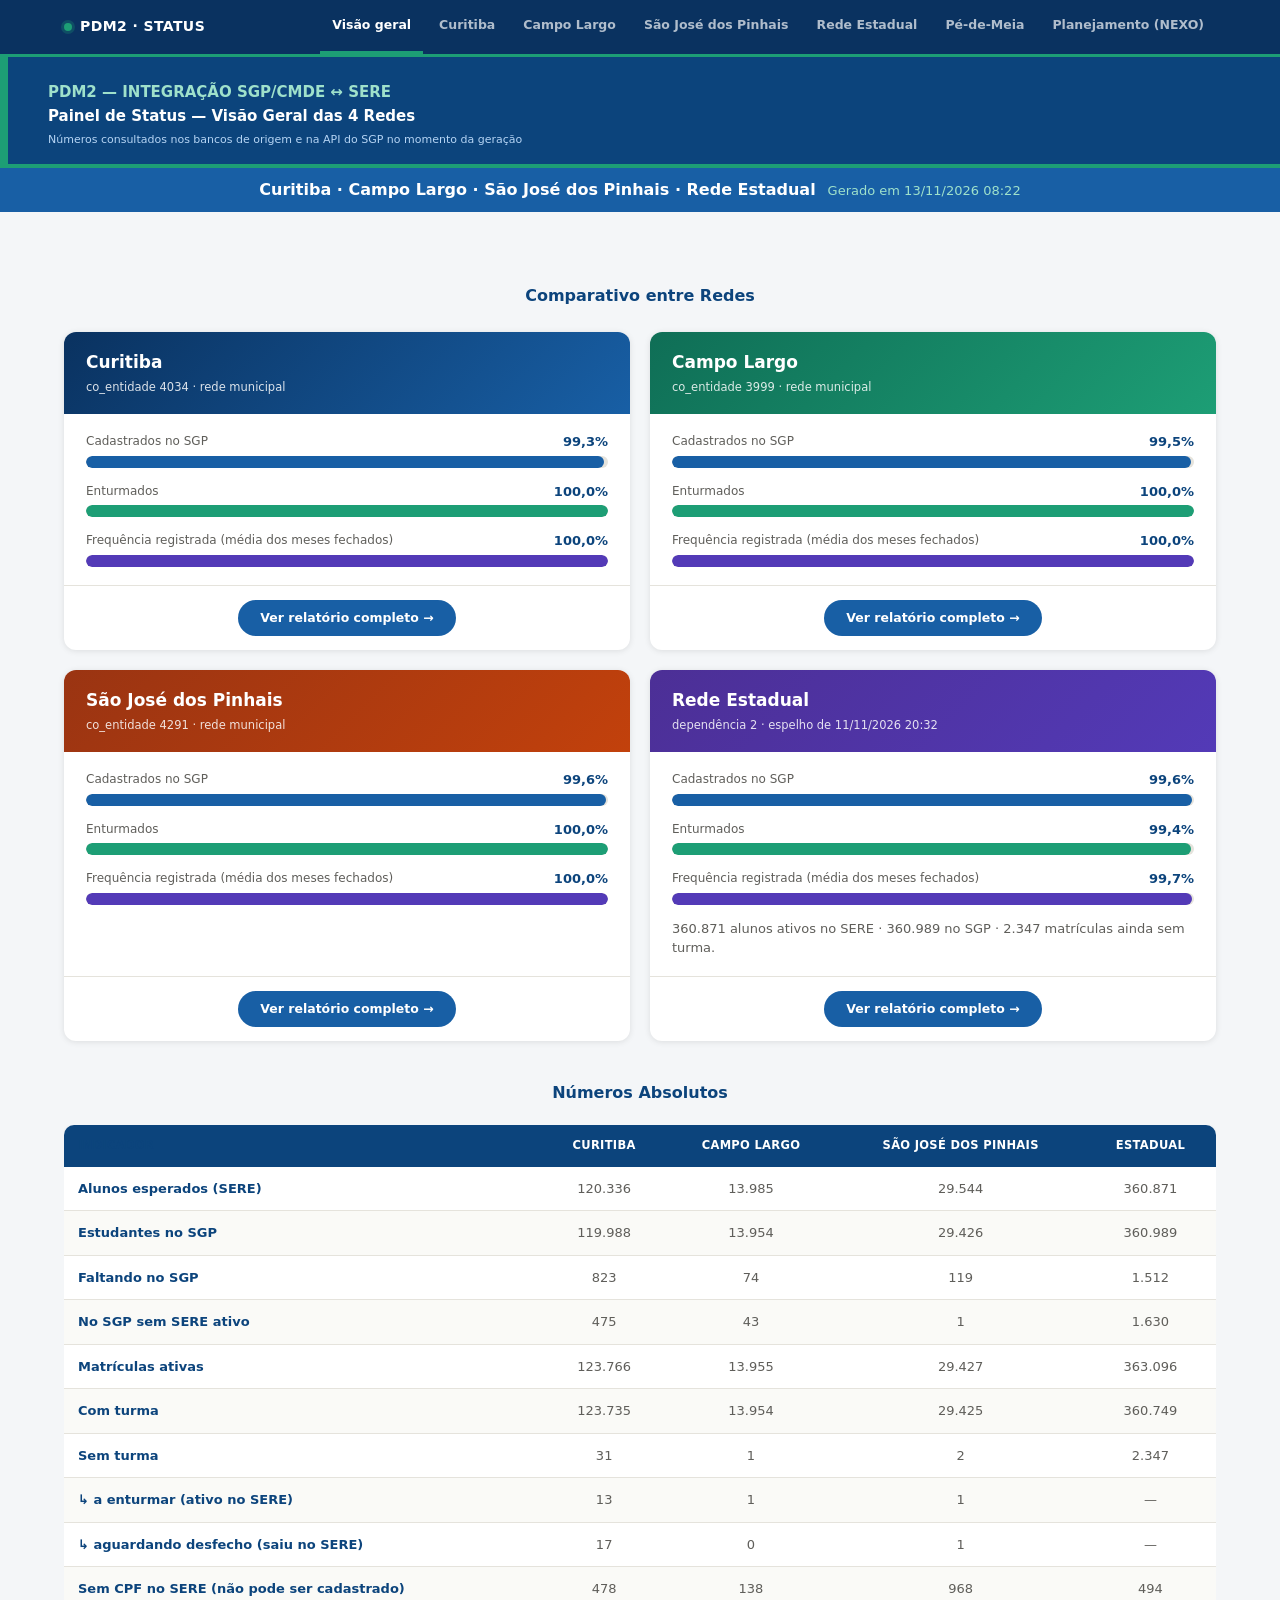
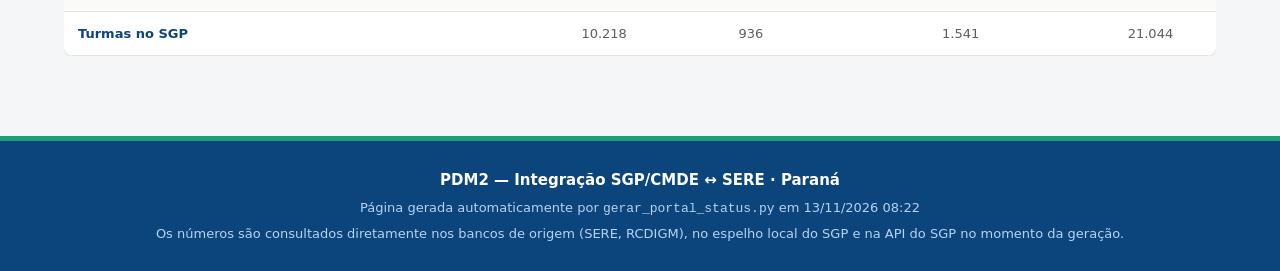
<file: status.html>
<!DOCTYPE html>
<html lang="pt-BR">
<head>
<meta charset="UTF-8">
<meta name="viewport" content="width=device-width, initial-scale=1.0">
<title>PDM2 — Status — Visão Geral</title>
<link rel="stylesheet" href="pdm2-status.css">
</head>
<body>
<div class="topnav"><div class="topnav-inner">
  <a href="status.html" class="topnav-brand"><span class="dot"></span>PDM2 · STATUS</a>
  <div class="topnav-links"><a href="status.html" class="active">Visão geral</a><a href="curitiba.html">Curitiba</a><a href="campolargo.html">Campo Largo</a><a href="saojosedospinhais.html">São José dos Pinhais</a><a href="estadual.html">Rede Estadual</a><a href="pedemeia.html">Pé-de-Meia</a><a href="index.html">Planejamento (NEXO)</a></div>
</div></div>

<style>.re-curitiba .rede-head { background: linear-gradient(135deg,var(--azul3),var(--azul2)); }.re-campolargo .rede-head { background: linear-gradient(135deg,#0F6E56,#1D9E75); }.re-saojosedospinhais .rede-head { background: linear-gradient(135deg,#9A3412,#C2410C); }.rede-grid { grid-template-columns: repeat(2, 1fr); }@media (max-width: 900px) { .rede-grid { grid-template-columns: 1fr; } }</style>
<div class="header">
  <div class="header-top"><div class="header-titles">
    <h1>PDM2 — INTEGRAÇÃO SGP/CMDE ↔ SERE</h1>
    <h2>Painel de Status — Visão Geral das 4 Redes</h2>
    <p>Números consultados nos bancos de origem e na API do SGP no momento da geração</p>
  </div></div>
  <div class="header-bottom">Curitiba · Campo Largo · São José dos Pinhais · Rede Estadual<span>Gerado em 13/11/2026 08:22</span></div>
</div>
<div class="container">
  <div class="section-title">Comparativo entre Redes</div>
  <div class="rede-grid">

    <div class="rede-card re-curitiba">
      <div class="rede-head"><h3>Curitiba</h3>
        <p>co_entidade 4034 · rede municipal</p></div>
      <div class="rede-body">
        <div class="rede-metric"><div class="meter"><div class="meter-head"><span>Cadastrados no SGP</span><b>99,3%</b></div><div class="meter-track"><div class="meter-fill" style="width:99.3%;background:var(--azul2)"></div></div></div></div>
        <div class="rede-metric"><div class="meter"><div class="meter-head"><span>Enturmados</span><b>100,0%</b></div><div class="meter-track"><div class="meter-fill" style="width:100.0%;background:var(--verde2)"></div></div></div></div>
        <div class="rede-metric"><div class="meter"><div class="meter-head"><span>Frequência registrada (média dos meses fechados)</span><b>100,0%</b></div><div class="meter-track"><div class="meter-fill" style="width:100.0%;background:var(--roxo)"></div></div></div></div>
      </div>
      <div class="rede-foot"><a href="curitiba.html">Ver relatório completo →</a></div>
    </div>
    <div class="rede-card re-campolargo">
      <div class="rede-head"><h3>Campo Largo</h3>
        <p>co_entidade 3999 · rede municipal</p></div>
      <div class="rede-body">
        <div class="rede-metric"><div class="meter"><div class="meter-head"><span>Cadastrados no SGP</span><b>99,5%</b></div><div class="meter-track"><div class="meter-fill" style="width:99.5%;background:var(--azul2)"></div></div></div></div>
        <div class="rede-metric"><div class="meter"><div class="meter-head"><span>Enturmados</span><b>100,0%</b></div><div class="meter-track"><div class="meter-fill" style="width:100.0%;background:var(--verde2)"></div></div></div></div>
        <div class="rede-metric"><div class="meter"><div class="meter-head"><span>Frequência registrada (média dos meses fechados)</span><b>100,0%</b></div><div class="meter-track"><div class="meter-fill" style="width:100.0%;background:var(--roxo)"></div></div></div></div>
      </div>
      <div class="rede-foot"><a href="campolargo.html">Ver relatório completo →</a></div>
    </div>
    <div class="rede-card re-saojosedospinhais">
      <div class="rede-head"><h3>São José dos Pinhais</h3>
        <p>co_entidade 4291 · rede municipal</p></div>
      <div class="rede-body">
        <div class="rede-metric"><div class="meter"><div class="meter-head"><span>Cadastrados no SGP</span><b>99,6%</b></div><div class="meter-track"><div class="meter-fill" style="width:99.6%;background:var(--azul2)"></div></div></div></div>
        <div class="rede-metric"><div class="meter"><div class="meter-head"><span>Enturmados</span><b>100,0%</b></div><div class="meter-track"><div class="meter-fill" style="width:100.0%;background:var(--verde2)"></div></div></div></div>
        <div class="rede-metric"><div class="meter"><div class="meter-head"><span>Frequência registrada (média dos meses fechados)</span><b>100,0%</b></div><div class="meter-track"><div class="meter-fill" style="width:100.0%;background:var(--roxo)"></div></div></div></div>
      </div>
      <div class="rede-foot"><a href="saojosedospinhais.html">Ver relatório completo →</a></div>
    </div>
    <div class="rede-card re-estadual">
      <div class="rede-head"><h3>Rede Estadual</h3><p>dependência 2 · espelho de 11/11/2026 20:32</p></div>
      <div class="rede-body">
        <div class="rede-metric"><div class="meter"><div class="meter-head"><span>Cadastrados no SGP</span><b>99,6%</b></div><div class="meter-track"><div class="meter-fill" style="width:99.6%;background:var(--azul2)"></div></div></div></div>
        <div class="rede-metric"><div class="meter"><div class="meter-head"><span>Enturmados</span><b>99,4%</b></div><div class="meter-track"><div class="meter-fill" style="width:99.4%;background:var(--verde2)"></div></div></div></div>
        <div class="rede-metric"><div class="meter"><div class="meter-head"><span>Frequência registrada (média dos meses fechados)</span><b>99,7%</b></div><div class="meter-track"><div class="meter-fill" style="width:99.7%;background:var(--roxo)"></div></div></div></div>
        <p style="font-size:13px">360.871 alunos ativos no SERE · 360.989 no SGP · 2.347 matrículas ainda sem turma.</p>
      </div>
      <div class="rede-foot"><a href="estadual.html">Ver relatório completo →</a></div>
    </div>
  </div>

  <div class="section-title">Números Absolutos</div>
  <div class="table-scroll"><table class="cmp-table">
    <thead><tr><th>Indicador</th><th>Curitiba</th><th>Campo Largo</th><th>São José dos Pinhais</th><th>Estadual</th></tr></thead>
    <tbody>
<tr><td>Alunos esperados (SERE)</td><td>120.336</td><td>13.985</td><td>29.544</td><td>360.871</td></tr><tr><td>Estudantes no SGP</td><td>119.988</td><td>13.954</td><td>29.426</td><td>360.989</td></tr><tr><td>Faltando no SGP</td><td>823</td><td>74</td><td>119</td><td>1.512</td></tr><tr><td>No SGP sem SERE ativo</td><td>475</td><td>43</td><td>1</td><td>1.630</td></tr><tr><td>Matrículas ativas</td><td>123.766</td><td>13.955</td><td>29.427</td><td>363.096</td></tr><tr><td>Com turma</td><td>123.735</td><td>13.954</td><td>29.425</td><td>360.749</td></tr><tr><td>Sem turma</td><td>31</td><td>1</td><td>2</td><td>2.347</td></tr><tr><td>↳ a enturmar (ativo no SERE)</td><td>13</td><td>1</td><td>1</td><td>—</td></tr><tr><td>↳ aguardando desfecho (saiu no SERE)</td><td>17</td><td>0</td><td>1</td><td>—</td></tr><tr><td>Sem CPF no SERE (não pode ser cadastrado)</td><td>478</td><td>138</td><td>968</td><td>494</td></tr><tr><td>Turmas no SGP</td><td>10.218</td><td>936</td><td>1.541</td><td>21.044</td></tr></tbody></table></div>
</div>
<div class="footer">
  <h3>PDM2 — Integração SGP/CMDE ↔ SERE · Paraná</h3>
  <p>Página gerada automaticamente por <code>gerar_portal_status.py</code> em 13/11/2026 08:22</p>
  <p>Os números são consultados diretamente nos bancos de origem (SERE, RCDIGM), no espelho local do SGP e na API do SGP no momento da geração.</p>
</div>
</body></html>
</file>
<file: pdm2-status.css>
/* =====================================================================
   PDM2 — Portal de Status ao Vivo — sistema visual compartilhado
   Curitiba · Campo Largo · Rede Estadual · Visão geral
   ===================================================================== */
:root {
  --azul: #0C447C; --azul2: #185FA5; --azul3: #0A3260;
  --verde: #0F6E56; --verde2: #1D9E75;
  --roxo: #533AB7; --roxo2: #7F77DD;
  --laranja: #D85A30; --laran2: #993C1D;
  --vermelho: #B4232F; --vermelho2: #E24C56;
  --cinza: #5F5E5A; --cinza-clr: #888780; --fundo: #F4F6F8; --branco: #ffffff;
  --azul-cl: #E6F1FB; --verde-cl: #E1F5EE; --roxo-cl: #EEEDFE; --laran-cl: #FAECE7; --verm-cl: #FBEAEB;
  --borda: #E5E3DC;
}
* { box-sizing: border-box; margin: 0; padding: 0; }
body { font-family: 'Segoe UI', system-ui, -apple-system, Arial, sans-serif; background: var(--fundo); color: var(--cinza); line-height: 1.5; }

/* ---------- TOP NAV ---------- */
.topnav { background: var(--azul3); border-bottom: 3px solid var(--verde2); position: sticky; top: 0; z-index: 50; }
.topnav-inner { max-width: 1200px; margin: 0 auto; padding: 0 24px; display: flex; align-items: center; justify-content: space-between; flex-wrap: wrap; gap: 8px; }
.topnav-brand { color: #fff; font-weight: 800; font-size: 14px; letter-spacing: 0.4px; padding: 14px 0; display: flex; align-items: center; gap: 8px; text-decoration: none; }
.topnav-brand .dot { width: 8px; height: 8px; border-radius: 50%; background: var(--verde2); box-shadow: 0 0 0 3px rgba(29,158,117,0.25); }
.topnav-links { display: flex; gap: 4px; flex-wrap: wrap; }
.topnav-links a { color: rgba(255,255,255,0.68); text-decoration: none; font-size: 12.5px; font-weight: 600; padding: 16px 12px; border-bottom: 3px solid transparent; transition: all .15s; }
.topnav-links a:hover { color: #fff; }
.topnav-links a.active { color: #fff; border-bottom-color: var(--verde2); }

/* ---------- HEADER ---------- */
.header { background: var(--azul); color: white; padding: 0; }
.header-top { display: flex; align-items: center; padding: 24px 40px 16px; gap: 24px; border-left: 8px solid var(--verde2); flex-wrap: wrap; }
.inst-badges { display: flex; gap: 12px; flex-wrap: wrap; }
.badge { background: rgba(15,110,86,0.45); border-radius: 8px; padding: 10px 16px; text-align: center; min-width: 90px; }
.badge-title { font-size: 13px; font-weight: 700; color: white; }
.badge-sub { font-size: 10px; color: #9FE1CB; margin-top: 2px; }
.header-titles { flex: 1; min-width: 240px; }
.header-titles h1 { font-size: 15px; color: #9FE1CB; font-weight: 700; }
.header-titles h2 { font-size: 15px; color: white; font-weight: 700; margin-top: 2px; }
.header-titles p { font-size: 11px; color: #B5D4F4; margin-top: 4px; }
.header-bottom { background: var(--azul2); text-align: center; padding: 10px; font-size: 16px; font-weight: 700; color: white; border-top: 4px solid var(--verde2); }
.header-bottom span { font-size: 13px; font-weight: 400; color: #9FE1CB; margin-left: 12px; }

/* freshness pill */
.fresh-bar { display: flex; align-items: center; justify-content: center; gap: 10px; flex-wrap: wrap; background: #0A3260; color: #cfe3fb; font-size: 12px; padding: 8px 16px; }
.fresh-pill { display: inline-flex; align-items: center; gap: 6px; background: rgba(255,255,255,0.08); border: 1px solid rgba(255,255,255,0.18); border-radius: 20px; padding: 3px 12px; }
.fresh-pill .lv { width: 7px; height: 7px; border-radius: 50%; background: var(--verde2); }
.fresh-pill .st { width: 7px; height: 7px; border-radius: 50%; background: #f0b429; }

/* ---------- CONTAINER ---------- */
.container { max-width: 1200px; margin: 0 auto; padding: 32px 24px; }
.section-title { font-size: 16px; font-weight: 700; color: var(--azul); text-align: center; margin: 40px 0 20px; }
.section-sub { font-size: 12.5px; color: var(--cinza-clr); text-align: center; margin: -14px 0 22px; }

/* ---------- CARDS ---------- */
.cards { display: grid; grid-template-columns: repeat(4, 1fr); gap: 16px; margin-bottom: 16px; }
.cards-3 { grid-template-columns: repeat(3, 1fr); }
.cards-5 { grid-template-columns: repeat(5, 1fr); }
.card { background: white; border-radius: 10px; padding: 0; overflow: hidden; box-shadow: 0 1px 4px rgba(0,0,0,0.08); }
.card-bar { height: 6px; }
.card-body { padding: 20px 16px 16px; text-align: center; }
.card-num { font-size: 34px; font-weight: 700; line-height: 1; }
.card-label { font-size: 13px; font-weight: 700; margin-top: 6px; }
.card-sub { font-size: 11px; color: #888780; margin-top: 4px; }
.c-azul .card-bar { background: var(--azul2); } .c-azul .card-num, .c-azul .card-label { color: var(--azul); }
.c-verde .card-bar { background: var(--verde2); } .c-verde .card-num, .c-verde .card-label { color: var(--verde); }
.c-roxo .card-bar { background: var(--roxo); } .c-roxo .card-num, .c-roxo .card-label { color: var(--roxo); }
.c-laranja .card-bar { background: var(--laranja); } .c-laranja .card-num, .c-laranja .card-label { color: var(--laran2); }
.c-vermelho .card-bar { background: var(--vermelho2); } .c-vermelho .card-num, .c-vermelho .card-label { color: var(--vermelho); }

/* ---------- CHARTS ---------- */
.charts-row { display: grid; grid-template-columns: 1fr 1fr; gap: 24px; margin: 24px 0; }
.chart-box { background: white; border-radius: 10px; padding: 24px; box-shadow: 0 1px 4px rgba(0,0,0,0.08); }
.chart-box h3 { font-size: 14px; font-weight: 700; color: var(--azul); margin-bottom: 16px; }
.chart-box.full { grid-column: 1/-1; }

/* ---------- TABLES ---------- */
.freq-table { width: 100%; border-collapse: collapse; font-size: 13px; }
.freq-table th { background: var(--azul); color: white; padding: 10px 14px; text-align: center; font-size: 12px; }
.freq-table td { padding: 10px 14px; text-align: center; border-bottom: 1px solid var(--borda); }
.freq-table tr:last-child td { font-weight: 700; background: #EEF4FB; }
.freq-table tr:nth-child(even) td { background: #F8F7F4; }
.pct-green { color: var(--verde); font-weight: 700; }
.pct-orange { color: var(--laranja); font-weight: 700; }
.pct-red { color: var(--vermelho); font-weight: 700; }
.table-scroll { width: 100%; overflow-x: auto; }

/* ---------- BAR HORIZONTAL / METER ---------- */
.bar-row { display: flex; align-items: center; gap: 10px; margin-bottom: 10px; }
.bar-label { width: 150px; font-size: 12px; text-align: right; color: var(--cinza); flex-shrink: 0; }
.bar-track { flex: 1; background: #E5E3DC; border-radius: 4px; height: 20px; overflow: hidden; }
.bar-fill { height: 100%; border-radius: 4px; transition: width 0.8s ease; }
.bar-val { width: 60px; font-size: 12px; font-weight: 700; flex-shrink: 0; }

.meter { display: flex; flex-direction: column; gap: 4px; }
.meter-head { display: flex; justify-content: space-between; font-size: 12px; color: var(--cinza); }
.meter-head b { color: var(--azul); font-size: 13px; }
.meter-track { background: #E5E3DC; border-radius: 6px; height: 12px; overflow: hidden; }
.meter-fill { height: 100%; border-radius: 6px; }

/* ---------- MODULOS ---------- */
.modulos { display: grid; grid-template-columns: repeat(3, 1fr); gap: 16px; margin: 24px 0; }
.modulo { background: white; border-radius: 10px; overflow: hidden; box-shadow: 0 1px 4px rgba(0,0,0,0.08); }
.mod-header { padding: 10px 16px; display: flex; justify-content: space-between; align-items: center; gap: 8px; }
.mod-header h4 { font-size: 13px; font-weight: 700; color: white; }
.mod-header span { font-size: 12px; color: white; opacity: 0.9; white-space: nowrap; }
.mod-body { padding: 12px 16px; font-size: 12px; color: var(--cinza); line-height: 1.6; }

/* ---------- FLUXO ---------- */
.fluxo { display: flex; align-items: center; justify-content: center; gap: 0; margin: 24px 0; flex-wrap: wrap; }
.fluxo-step { background: white; border-radius: 8px; padding: 14px 18px; text-align: center; min-width: 130px; box-shadow: 0 1px 4px rgba(0,0,0,0.08); border-top: 4px solid var(--azul2); }
.fluxo-step.verde { border-top-color: var(--verde2); }
.fluxo-step.roxo  { border-top-color: var(--roxo); }
.fluxo-step.laranja { border-top-color: var(--laranja); }
.fluxo-num { font-size: 22px; font-weight: 700; color: var(--azul); }
.fluxo-label { font-size: 11px; font-weight: 700; color: var(--azul); margin-top: 2px; }
.fluxo-sub { font-size: 10px; color: #888780; margin-top: 3px; }
.fluxo-arrow { font-size: 22px; color: #D3D1C7; padding: 0 6px; }

/* ---------- SISTEMAS ---------- */
.sistemas { display: grid; grid-template-columns: repeat(2, 1fr); gap: 20px; margin: 24px 0; }
.sistema { background: white; border-radius: 10px; overflow: hidden; box-shadow: 0 1px 4px rgba(0,0,0,0.08); }
.sis-header { padding: 12px 20px; color: white; font-weight: 700; font-size: 15px; }
.sis-body { padding: 16px 20px; font-size: 13px; line-height: 1.7; color: var(--cinza); }
.sis-body strong { color: var(--azul); }

/* ---------- API BOX ---------- */
.api-box { background: var(--azul); color: white; border-radius: 10px; padding: 20px 28px; text-align: center; margin: 20px 0; }
.api-box h3 { font-size: 18px; font-weight: 700; color: white; }
.api-box p { font-size: 13px; color: #B5D4F4; margin-top: 6px; }
.api-box code { background: rgba(255,255,255,0.15); padding: 2px 8px; border-radius: 4px; font-size: 12px; color: #9FE1CB; }

/* ---------- NOTAS / ALERTAS ---------- */
.nota { background: #FFF8E6; border-left: 4px solid #F0B429; padding: 12px 16px; border-radius: 0 6px 6px 0; font-size: 12px; color: #7D5A00; margin: 12px 0; }
.nota-erro { background: var(--verm-cl); border-left: 4px solid var(--vermelho2); color: #7A1620; }
.nota-ok { background: var(--verde-cl); border-left: 4px solid var(--verde2); color: #0A4F3C; }

/* ---------- STATUS PILL ---------- */
.status-pill { display: inline-block; border-radius: 20px; padding: 3px 12px; font-size: 11px; font-weight: 700; }
.sp-ok { background: var(--verde-cl); color: var(--verde); }
.sp-warn { background: #FFF3D6; color: #8A5D00; }
.sp-erro { background: var(--verm-cl); color: var(--vermelho); }
.sp-off { background: #ECEBE6; color: #6b6a63; }

/* ---------- PENDENCIAS ---------- */
.pend-list { display: flex; flex-direction: column; gap: 10px; }
.pend-item { display: flex; align-items: flex-start; gap: 12px; background: white; border-radius: 10px; padding: 14px 18px; box-shadow: 0 1px 4px rgba(0,0,0,0.08); border-left: 4px solid var(--laranja); }
.pend-item.grave { border-left-color: var(--vermelho2); }
.pend-item.leve { border-left-color: var(--azul2); }
.pend-num { font-size: 20px; font-weight: 800; color: var(--laran2); min-width: 64px; text-align: center; }
.pend-item.grave .pend-num { color: var(--vermelho); }
.pend-item.leve .pend-num { color: var(--azul); }
.pend-body h4 { font-size: 13px; font-weight: 700; color: var(--azul); margin-bottom: 3px; }
.pend-body p { font-size: 12px; color: var(--cinza); line-height: 1.55; }

/* ---------- COMPARATIVO (status.html) ---------- */
.rede-grid { display: grid; grid-template-columns: repeat(3, 1fr); gap: 20px; margin: 24px 0; }
.rede-card { background: white; border-radius: 12px; overflow: hidden; box-shadow: 0 1px 6px rgba(0,0,0,0.10); display: flex; flex-direction: column; }
.rede-head { padding: 18px 22px; color: white; }
.rede-head h3 { font-size: 17px; font-weight: 800; }
.rede-head p { font-size: 11.5px; opacity: .85; margin-top: 3px; }
.rede-body { padding: 18px 22px; display: flex; flex-direction: column; gap: 14px; flex: 1; }
.rede-metric { display: flex; flex-direction: column; gap: 3px; }
.rede-foot { padding: 14px 22px; border-top: 1px solid var(--borda); text-align: center; }
.rede-foot a { display: inline-block; color: white; background: var(--azul2); text-decoration: none; font-size: 12.5px; font-weight: 700; padding: 9px 22px; border-radius: 20px; transition: background .15s; }
.rede-foot a:hover { background: var(--azul3); }
.re-curitiba .rede-head { background: linear-gradient(135deg,var(--azul3),var(--azul2)); }
.re-campolargo .rede-head { background: linear-gradient(135deg,#0F6E56,#1D9E75); }
.re-estadual .rede-head { background: linear-gradient(135deg,#4c2f96,var(--roxo)); }

/* mini comparison table */
.cmp-table { width: 100%; border-collapse: collapse; font-size: 13px; background: white; border-radius: 10px; overflow: hidden; box-shadow: 0 1px 4px rgba(0,0,0,0.08); }
.cmp-table th { background: var(--azul); color: #fff; padding: 12px 14px; font-size: 11.5px; text-transform: uppercase; letter-spacing: .3px; }
.cmp-table td { padding: 12px 14px; text-align: center; border-bottom: 1px solid var(--borda); }
.cmp-table td:first-child, .cmp-table th:first-child { text-align: left; font-weight: 700; color: var(--azul); }
.cmp-table tr:nth-child(even) td { background: #FAFAF7; }

/* ---------- FOOTER ---------- */
.footer { background: var(--azul); color: white; text-align: center; padding: 28px 20px; margin-top: 48px; border-top: 5px solid var(--verde2); }
.footer p { font-size: 13px; color: #B5D4F4; margin-top: 6px; }
.footer h3 { font-size: 15px; font-weight: 700; }
.footer .footer-links { margin-top: 14px; display: flex; gap: 18px; justify-content: center; flex-wrap: wrap; }
.footer .footer-links a { color: #9FE1CB; font-size: 12px; text-decoration: none; font-weight: 600; }
.footer .footer-links a:hover { text-decoration: underline; }

.tooltip { position: relative; cursor: help; border-bottom: 1px dashed #888780; }

@media (max-width: 900px) {
  .rede-grid { grid-template-columns: 1fr; }
}
@media (max-width: 768px) {
  .cards, .cards-3, .cards-5 { grid-template-columns: repeat(2, 1fr); }
  .charts-row, .modulos, .sistemas { grid-template-columns: 1fr; }
  .fluxo-arrow { display: none; }
  .section-title::before, .section-title::after { display: none; }
  .topnav-links { justify-content: center; width: 100%; }
  .topnav-brand { width: 100%; justify-content: center; }
}
</file>
